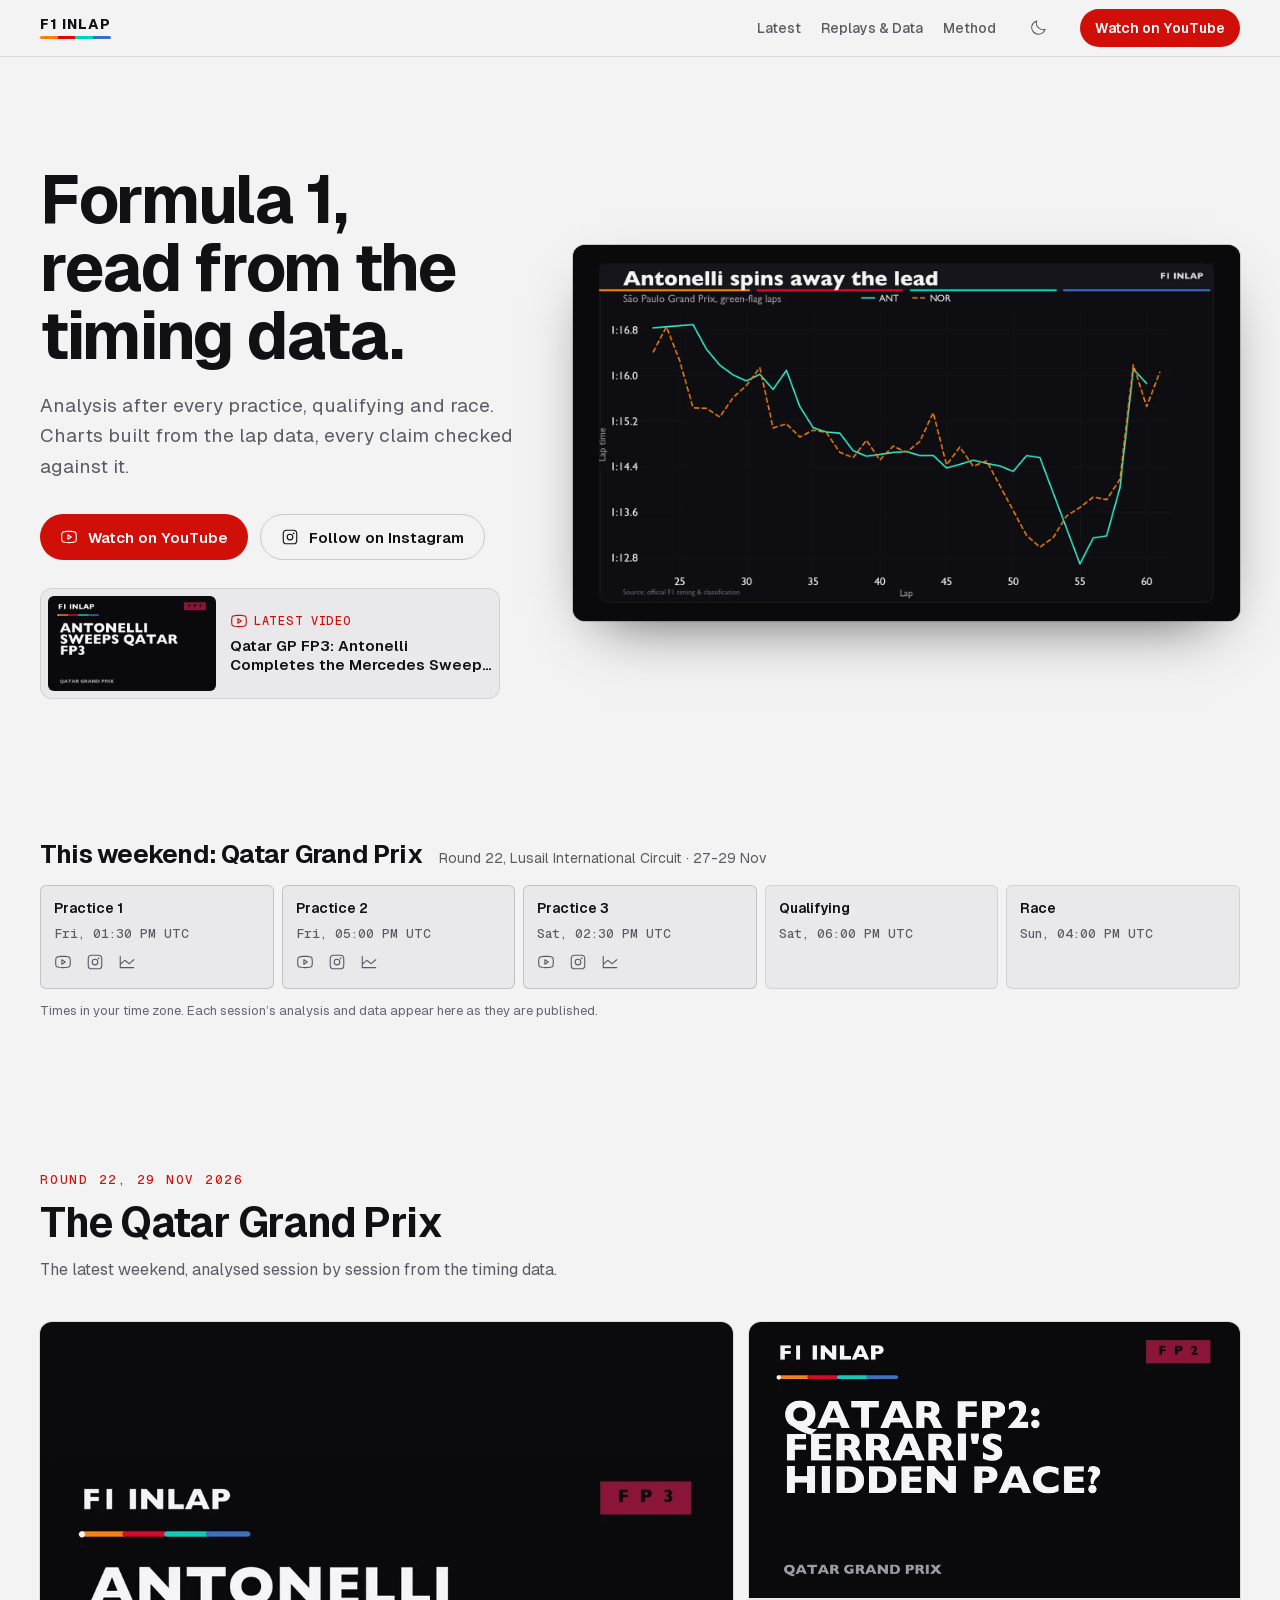
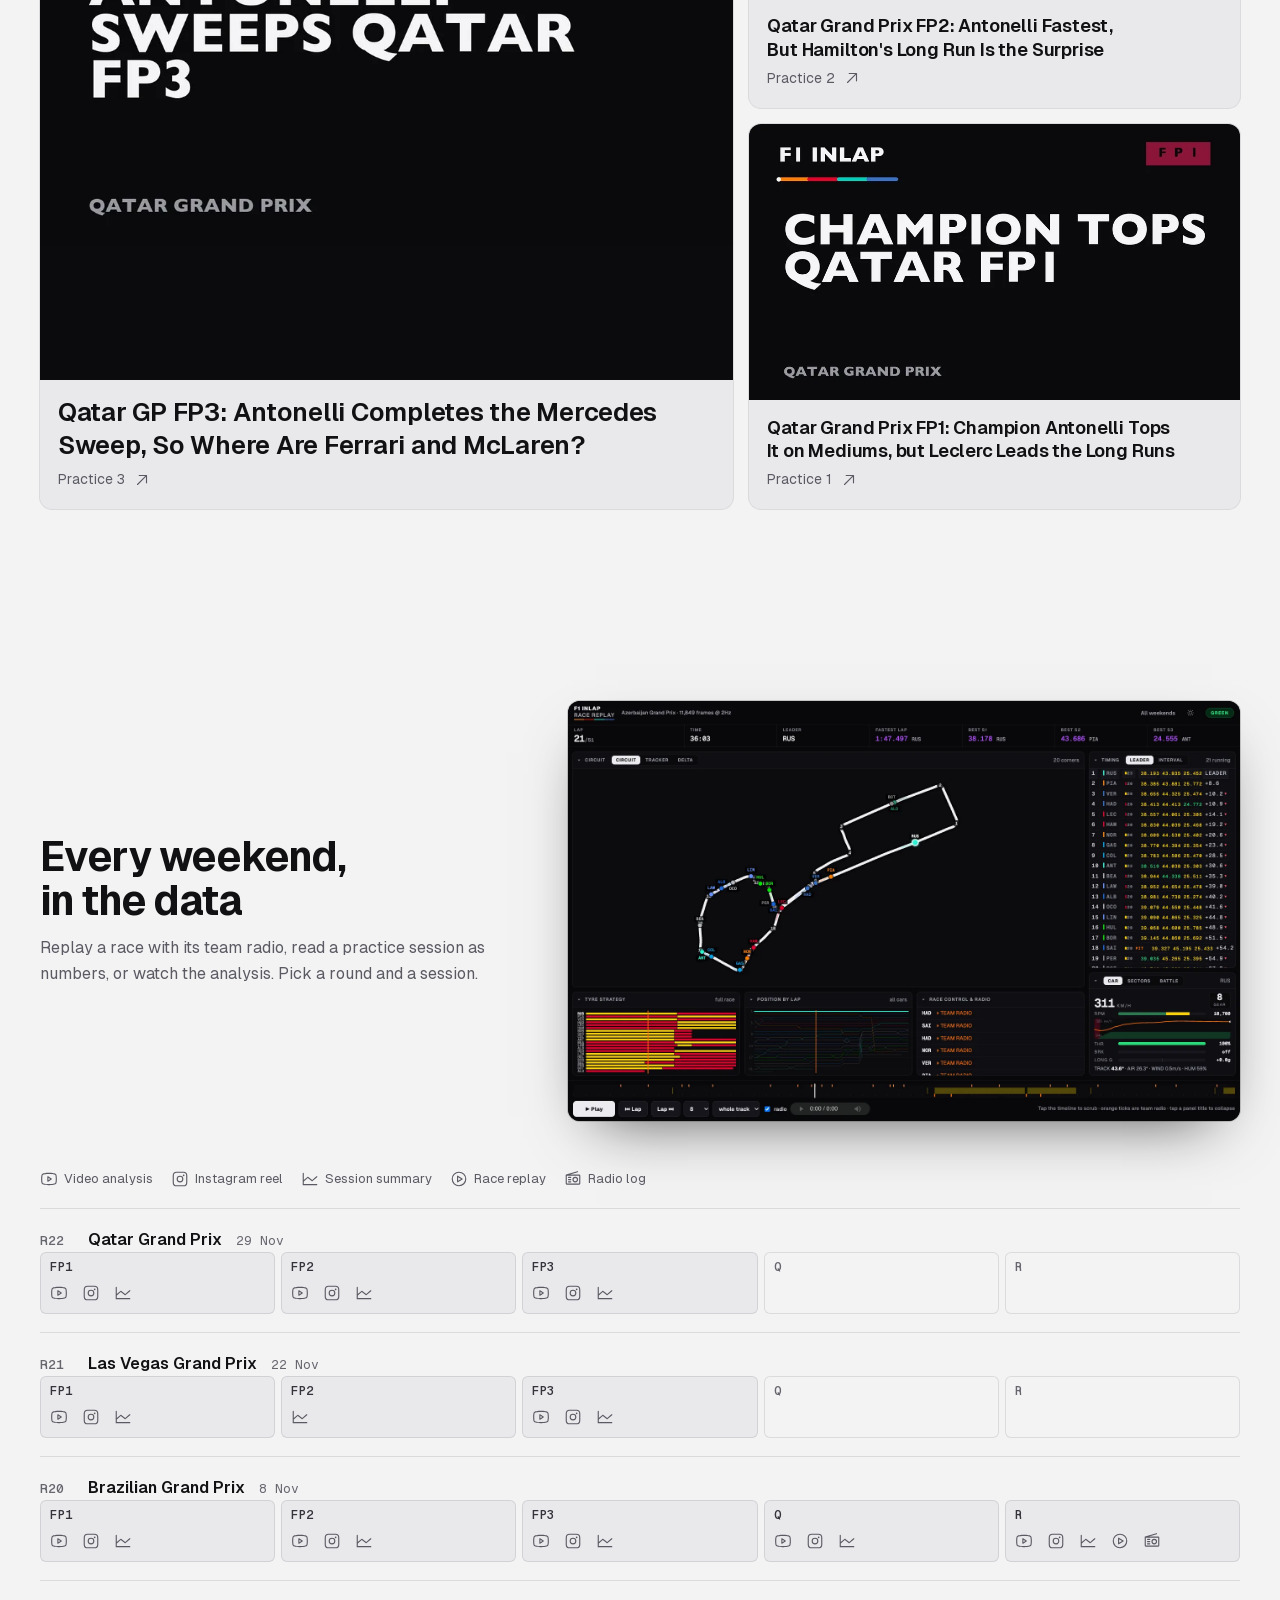
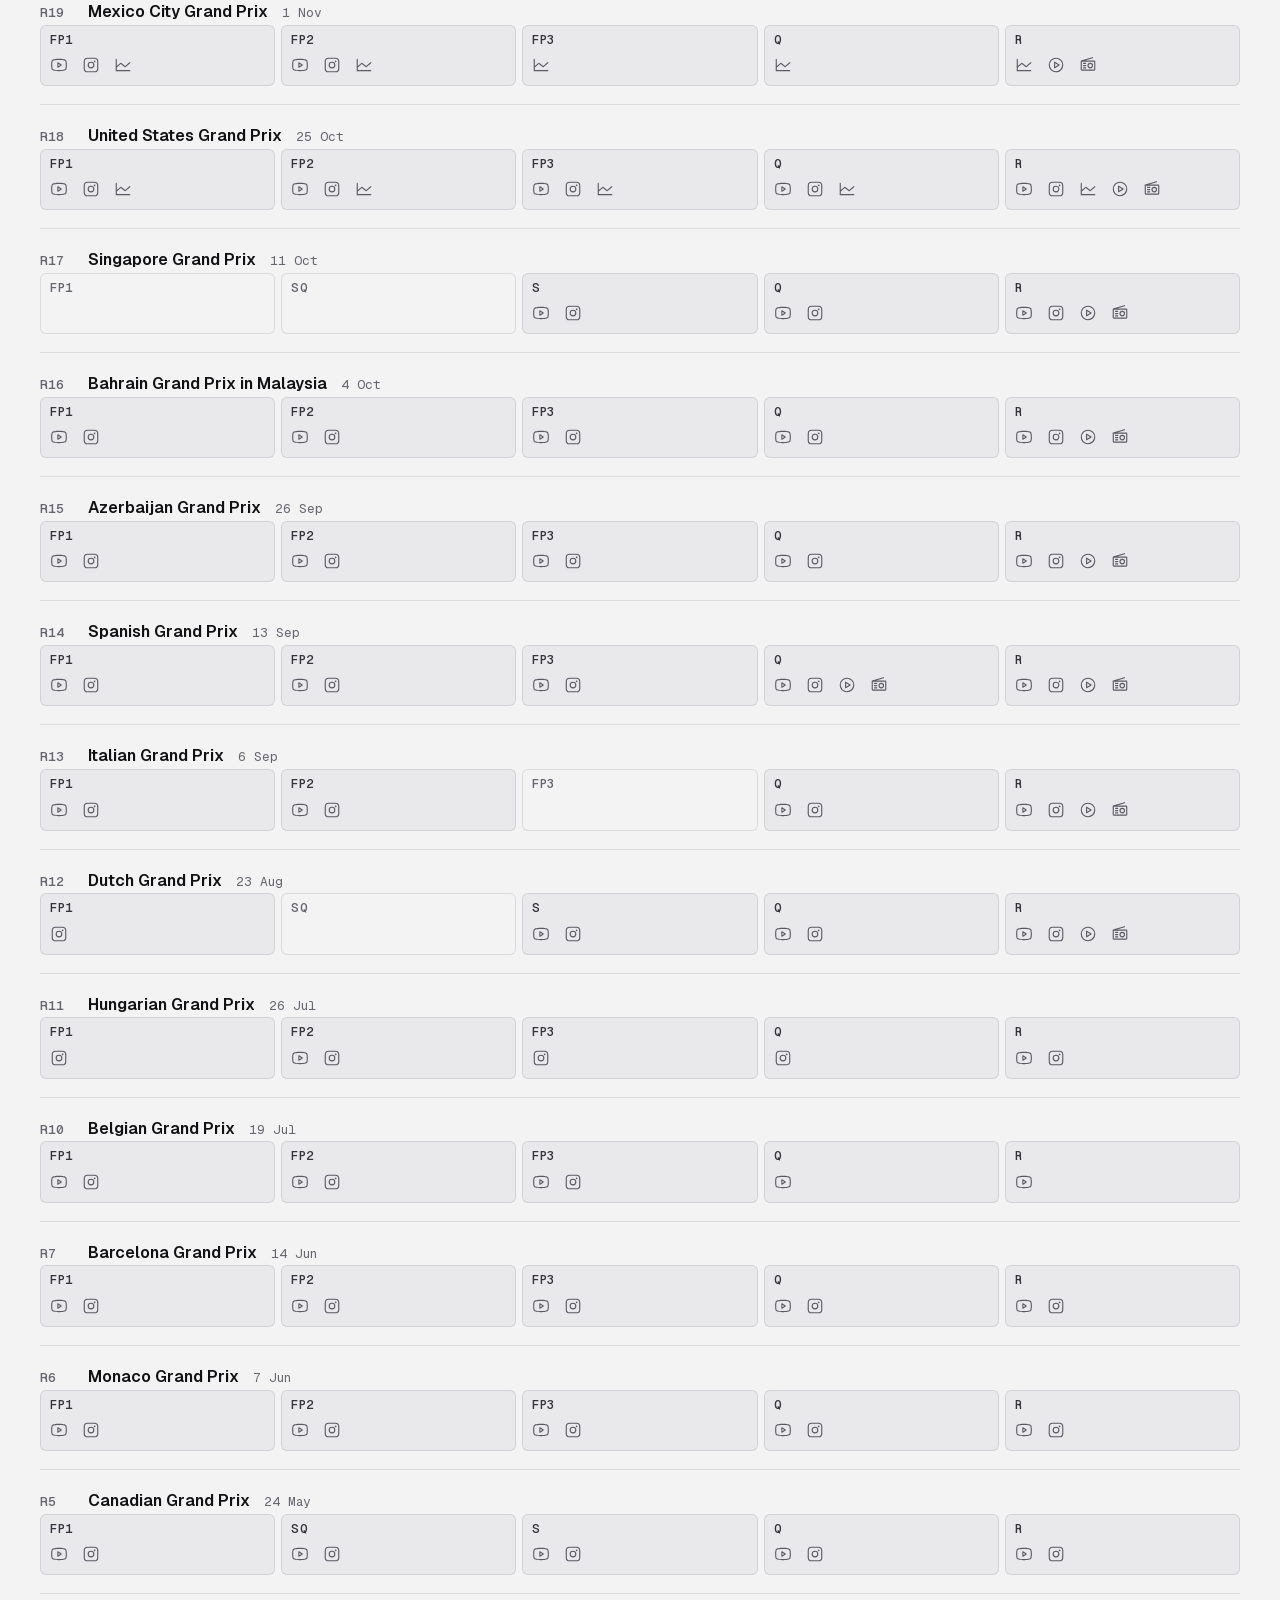
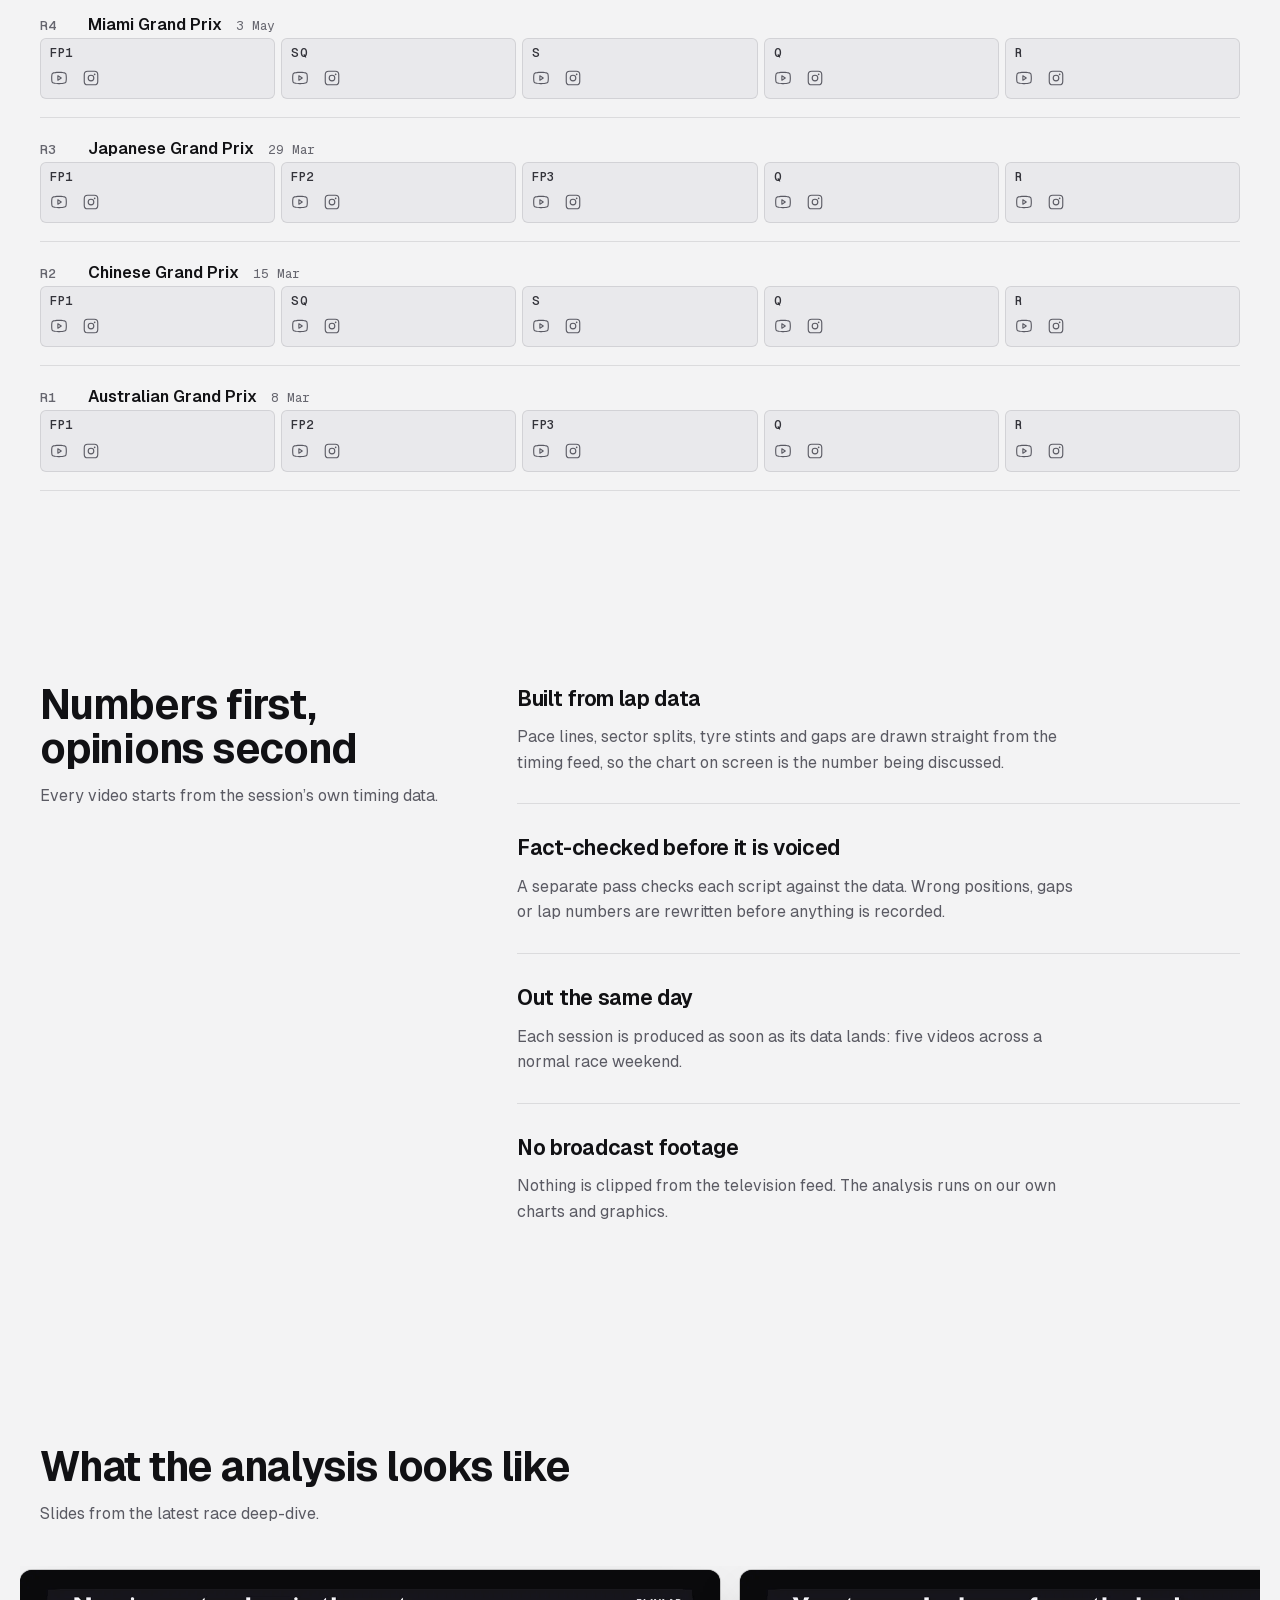
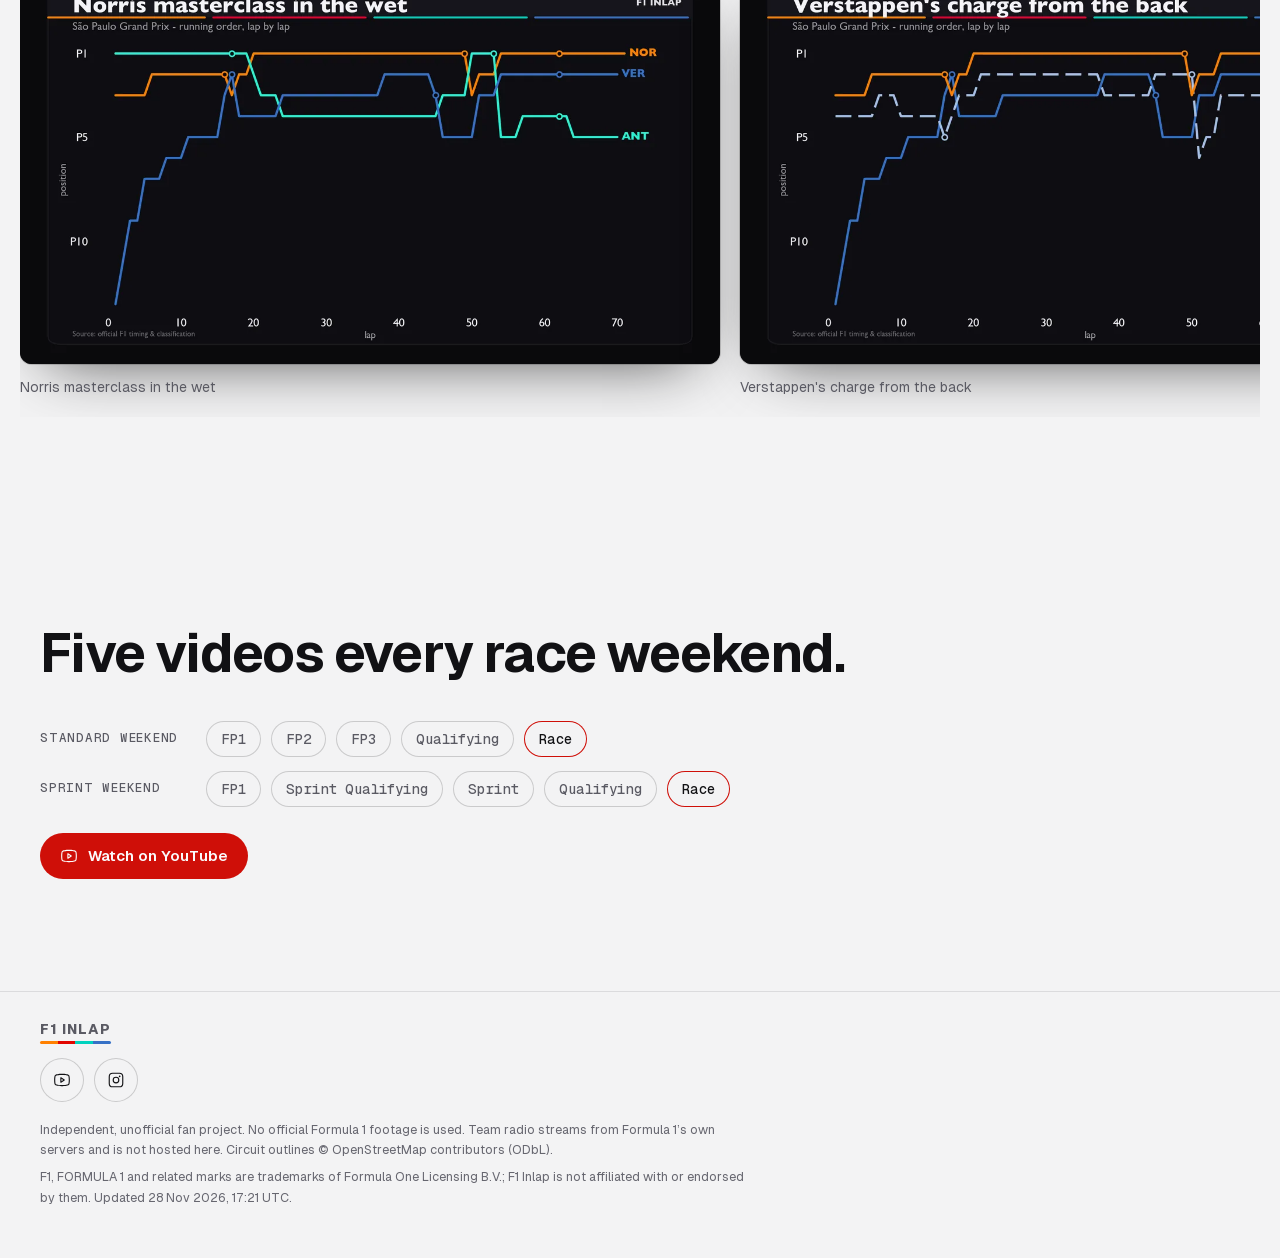
<file: index.html>
<!doctype html>
<html lang="en-GB">
<head>
<meta charset="utf-8">
<meta name="viewport" content="width=device-width, initial-scale=1">
<title>F1 Inlap - Formula 1, read from the timing data</title>
<meta name="description" content="Data-driven Formula 1 analysis after every practice, qualifying and race, plus interactive race replays with team radio and session summaries.">
<meta property="og:title" content="F1 Inlap">
<meta property="og:description" content="Formula 1, read from the timing data. Analysis, replays and session data for every race weekend.">
<meta property="og:type" content="website">
<meta property="og:image" content="assets/img/charts/hero.webp">
<meta name="color-scheme" content="dark light">
<meta name="theme-color" content="#0b0b0d" media="(prefers-color-scheme: dark)">
<meta name="theme-color" content="#f3f3f4" media="(prefers-color-scheme: light)">
<script>
// Theme: follow the device unless the visitor has picked one with the toggle. Runs before
// the stylesheet paints, so there is no flash of the wrong theme. Storage can be blocked
// (private mode, strict settings), so every access is guarded and the page still works.
(function () {
  var t = null;
  try { t = localStorage.getItem("inlap-theme"); } catch (e) {}
  if (t === "light" || t === "dark") document.documentElement.setAttribute("data-theme", t);
})();
</script>
<link rel="icon" href="favicon.png" type="image/png">
<link rel="apple-touch-icon" href="assets/img/apple-touch-icon.png">
<link rel="preload" href="assets/fonts/Geist-Variable.woff2" as="font" type="font/woff2" crossorigin>
<link rel="stylesheet" href="assets/brand.css?v=eb7bdc3d">
<script src="assets/theme.js?v=3c2d4f48" defer></script>
<style>
/* Home. Design read: channel home + data hub for F1 fans who like numbers; dark broadcast
   language, native CSS on the shared brand layer. Dials: VARIANCE 7, MOTION 5, DENSITY 4
   (the hub itself runs denser, 6). Light theme follows the device. */
*,*::before,*::after{box-sizing:border-box}
html{scroll-behavior:smooth;scroll-padding-top:72px;-webkit-text-size-adjust:100%}
body{margin:0;background:var(--carbon);color:var(--ink-1);font:400 16px/1.6 var(--font-ui);
     -webkit-font-smoothing:antialiased;touch-action:manipulation;-webkit-tap-highlight-color:transparent;
     overflow-x:clip}  /* clip, not hidden: keeps the sticky nav working */
img{display:block;max-width:100%;height:auto}
a{color:inherit}
.wrap{max-width:1240px;margin:0 auto;padding:0 20px}
.mono{font-family:var(--font-num);font-variant-numeric:tabular-nums}
.icon{width:18px;height:18px;flex:none}
.sr{position:absolute;width:1px;height:1px;overflow:hidden;clip:rect(0 0 0 0);white-space:nowrap}
h1,h2,h3{text-wrap:balance}
p{text-wrap:pretty}
section{padding:96px 0;scroll-margin-top:64px}

/* buttons: pill, one primary (signal) and one quiet */
.btn{display:inline-flex;align-items:center;gap:10px;height:46px;padding:0 20px;border-radius:var(--r-pill);
     font:600 15px/1 var(--font-ui);text-decoration:none;white-space:nowrap;
     transition:transform .16s var(--ease-out),background-color .2s var(--ease-out),border-color .2s var(--ease-out)}
.btn:active{transform:scale(.97)}
.btn-primary{background:var(--signal);color:var(--on-signal)}
.btn-primary:hover{background:var(--signal-hover)}
.btn-quiet{border:1px solid var(--grid-line-strong);color:var(--ink-1)}
.btn-quiet:hover{border-color:var(--ink-3)}
.btn-sm{height:38px;padding:0 15px;font-size:14px;position:relative}
.btn-sm::before{content:"";position:absolute;inset:-3px 0}   /* 44px tap target, 38px visual */

/* hero: asymmetric split, chart on the right */
.hero{padding:56px 0 80px}
.hero .wrap{display:grid;grid-template-columns:5fr 7fr;gap:56px;align-items:center;min-height:min(640px,calc(100dvh - 160px))}
.hero h1{font-size:clamp(40px,5.2vw,70px);line-height:1.02;letter-spacing:-.035em;font-weight:700;margin:0 0 20px;max-width:11ch}
.hero p{color:var(--ink-3);font-size:19px;max-width:40ch;margin:0 0 32px}
.ctas{display:flex;flex-wrap:wrap;gap:12px}
/* the newest video, straight under the hero copy: thumbnail + title, links to YouTube */
.hero-vid{display:grid;grid-template-columns:168px minmax(0,1fr);gap:14px;align-items:center;margin-top:28px;max-width:460px;
          padding:8px;border-radius:var(--r-panel);text-decoration:none;background:var(--tarmac);box-shadow:inset 0 0 0 1px var(--grid-line);
          transition:box-shadow .2s var(--ease-out)}
.hero-vid:hover{box-shadow:inset 0 0 0 1px var(--grid-line-strong)}
.hero-vid img{width:168px;aspect-ratio:16/9;object-fit:cover;border-radius:6px;background:#0b0b0d}
.hero-vid .k{display:flex;align-items:center;gap:6px;font:500 12px/1 var(--font-num);letter-spacing:.06em;text-transform:uppercase;color:var(--signal-ink);margin-bottom:6px}
.hero-vid .t{font-weight:600;font-size:15px;line-height:1.3;color:var(--ink-1);display:-webkit-box;-webkit-line-clamp:2;-webkit-box-orient:vertical;overflow:hidden}
.screen{border-radius:var(--r-panel);overflow:hidden;background:#0b0b0d;
        box-shadow:0 0 0 1px var(--grid-line-strong),0 24px 60px -28px rgb(0 0 0 / .7)}

h2{font-size:clamp(28px,3.2vw,42px);line-height:1.08;letter-spacing:-.03em;font-weight:680;margin:0 0 12px;max-width:20ch}
.lede{color:var(--ink-3);max-width:60ch;margin:0 0 40px}
.eyebrow{font:500 12.5px/1 var(--font-num);letter-spacing:.14em;text-transform:uppercase;color:var(--signal-ink);margin:0 0 14px}

/* latest weekend: bento sized to the videos that exist */
.bento{display:grid;grid-template-columns:repeat(12,minmax(0,1fr));gap:16px}
.tile{display:flex;flex-direction:column;text-decoration:none;border-radius:var(--r-panel);overflow:hidden;
      background:var(--tarmac);box-shadow:0 0 0 1px var(--grid-line);min-width:0;
      transition:transform .25s var(--ease-out),box-shadow .25s var(--ease-out)}
.tile:hover{transform:translateY(-3px);box-shadow:0 0 0 1px var(--grid-line-strong)}
.tile img{width:100%;aspect-ratio:16/9;object-fit:cover;background:#0b0b0d}
.tile .meta{padding:16px 18px 18px;display:flex;flex-direction:column;gap:6px}
.tile h3{margin:0;font-size:18px;line-height:1.3;letter-spacing:-.01em;font-weight:620}
.tile .sub{color:var(--ink-3);font-size:14px;display:flex;align-items:center;gap:8px}
.t-lead{grid-column:span 7;grid-row:span 2}
.t-lead img{flex:1 1 auto;min-height:0;height:100%;aspect-ratio:auto;object-fit:contain}
.t-lead h3{font-size:clamp(20px,2vw,26px)}
.t-side{grid-column:span 5}
.t-wide{grid-column:span 12;flex-direction:row}
.t-wide .pair{display:flex;flex:none}
.t-wide .pair img{width:auto;height:260px;aspect-ratio:4/5}
.t-wide .meta{justify-content:center;padding:26px 30px}
.bento.one .t-lead{grid-column:span 12;grid-row:auto}

/* this weekend: compact live band under the hero */
.weekend{padding:8px 0 56px}
.whead{display:flex;flex-wrap:wrap;align-items:baseline;gap:6px 16px;margin-bottom:16px}
.whead h2{font-size:clamp(20px,2vw,26px);margin:0;max-width:none}
.wmeta{color:var(--ink-3);font-size:14px}
.wcells{list-style:none;margin:0;padding:0;display:grid;grid-template-columns:repeat(5,minmax(0,1fr));gap:8px}
.wcell{display:flex;flex-direction:column;gap:6px;padding:12px 14px;border-radius:var(--r-control);
       background:var(--tarmac);box-shadow:inset 0 0 0 1px var(--grid-line);min-width:0}
.wcell.has{box-shadow:inset 0 0 0 1px var(--grid-line-strong)}
.wname{font-weight:600;font-size:14px}
.wt{font:500 13px/1.2 var(--font-num);color:var(--ink-3);font-variant-numeric:tabular-nums}
.wcell .acts{min-height:30px}
.wnote{color:var(--ink-4);font-size:13px;margin:12px 0 0}
@media (max-width:700px){.wcells{grid-template-columns:repeat(2,minmax(0,1fr))}.wcell:last-child{grid-column:1/-1}}

/* the data hub: one row per race weekend, five session cells (the signature) */
#data .intro{display:grid;grid-template-columns:5fr 7fr;gap:48px;align-items:center;margin-bottom:48px}
.weekends{list-style:none;margin:0;padding:0;border-top:1px solid var(--grid-line)}
.wk{padding:18px 0;border-bottom:1px solid var(--grid-line)}
.wk-d{display:grid;grid-template-columns:minmax(220px,300px) minmax(0,1fr);gap:20px;align-items:center}
.wk-d::details-content{display:contents}
.wk-d>summary{display:block;list-style:none;cursor:default}
.wk-d>summary::-webkit-details-marker{display:none}
.wk-id{display:flex;align-items:baseline;gap:14px;min-width:0}
.wk-id .rnd{font:600 13px/1 var(--font-num);color:var(--ink-4);width:34px;flex:none}
.wk-id .gp{font-weight:600;font-size:16px;min-width:0;overflow:hidden;text-overflow:ellipsis;white-space:nowrap}
.wk-id .dt{font:400 13px/1 var(--font-num);color:var(--ink-4);white-space:nowrap}
.cells{list-style:none;margin:0;padding:0;display:grid;grid-template-columns:repeat(5,minmax(0,1fr));gap:6px}
/* label on top, icons beneath and wrapping: a session can carry up to five links (video,
   reel, summary, replay, radio), which overflowed a side-by-side cell below ~1440px */
.cell{border-radius:var(--r-control);padding:9px 8px 6px 10px;min-width:0;background:var(--tarmac);
      box-shadow:inset 0 0 0 1px var(--grid-line);display:flex;flex-direction:column;align-items:flex-start;gap:4px}
.cell .s{font:600 12.5px/1 var(--font-num);letter-spacing:.04em;color:var(--ink-2)}
.cell.off{background:transparent}
.cell.off .s{color:var(--ink-4)}
.acts{display:flex;flex-wrap:wrap;gap:2px;margin-left:-6px;min-height:30px}
.acts a{display:inline-grid;place-items:center;width:30px;height:30px;border-radius:var(--r-control);color:var(--ink-3);
        position:relative;transition:background-color .15s var(--ease-out),color .15s var(--ease-out)}
.acts a::after{content:"";position:absolute;inset:-7px}   /* 44px hit area (::after is hit area only) */
.acts .lbl{position:absolute;width:1px;height:1px;overflow:hidden;clip:rect(0 0 0 0);white-space:nowrap}
.acts a:hover{background:var(--tarmac-up);color:var(--ink-1)}
.acts a.vid:hover{color:var(--signal-ink)}
.acts a.reel:hover{color:var(--ink-1)}
.legend{display:flex;flex-wrap:wrap;gap:8px 18px;margin:0 0 18px;padding:0;list-style:none;color:var(--ink-3);font-size:13px}
.legend li{display:flex;align-items:center;gap:6px}

/* method */
.method .wrap{display:grid;grid-template-columns:4fr 7fr;gap:64px;align-items:start}
.method .side{position:sticky;top:96px}
.point{padding:28px 0;border-top:1px solid var(--grid-line)}
.point:first-child{border-top:0;padding-top:0}
.point h3{margin:0 0 8px;font-size:21px;letter-spacing:-.015em;font-weight:640}
.point p{margin:0;color:var(--ink-3);max-width:52ch}

/* chart strip: horizontal scroll-snap */
.strip{display:grid;grid-auto-flow:column;grid-auto-columns:min(78vw,700px);gap:20px;overflow-x:auto;
       overscroll-behavior-x:contain;scroll-snap-type:x mandatory;padding:4px 20px 18px;margin:0 -20px;scrollbar-width:thin}
.strip figure{margin:0;scroll-snap-align:start}
.strip figcaption{margin-top:12px;color:var(--ink-3);font-size:14px}

/* close */
.close{padding:112px 0}
.close .wrap{display:grid;gap:26px}
.close h2{max-width:22ch;font-size:clamp(32px,4.2vw,56px)}
.sessions{display:flex;flex-wrap:wrap;gap:10px;margin:0;padding:0;list-style:none}
.sessions li{font:500 14px/1 var(--font-num);padding:11px 15px;border-radius:var(--r-pill);box-shadow:inset 0 0 0 1px var(--grid-line-strong);color:var(--ink-3)}
.sessions li:last-child{box-shadow:inset 0 0 0 1px var(--signal);color:var(--ink-1)}
.formats{display:grid;gap:14px}
.formats .fmt{display:flex;flex-wrap:wrap;align-items:center;gap:10px 16px}
.formats .fl{font:500 12.5px/1 var(--font-num);letter-spacing:.06em;text-transform:uppercase;color:var(--ink-3);min-width:150px}

.social{display:flex;gap:10px;margin-top:14px}
.social a{display:inline-grid;place-items:center;width:44px;height:44px;border-radius:var(--r-pill);box-shadow:inset 0 0 0 1px var(--grid-line-strong);color:var(--ink-1)}
.social a:hover{box-shadow:inset 0 0 0 1px var(--ink-3)}

/* motion: load-in for hierarchy, reveal for reading order */
@media (prefers-reduced-motion:no-preference){
  .hero .rise{opacity:0;transform:translateY(12px);animation:rise .4s var(--ease-out) forwards}
  .hero .rise:nth-child(2){animation-delay:.05s}.hero .rise:nth-child(3){animation-delay:.1s}.hero .rise:nth-child(4){animation-delay:.15s}
  .hero .screen{opacity:0;animation:settle .4s var(--ease-out) .12s forwards}
  .js .reveal{opacity:0;transform:translateY(12px);transition:opacity .4s var(--ease-out),transform .4s var(--ease-out)}
  .js .reveal.in{opacity:1;transform:none}
  @keyframes rise{to{opacity:1;transform:none}}
  @keyframes fade{from{opacity:0}to{opacity:1}}
  @keyframes settle{from{opacity:0;transform:translateY(12px)}to{opacity:1;transform:none}}
}

/* below 900px every multi-column layout is one column */
@media (max-width:900px){
  .inlap-nav nav .hide-md{display:none}
  .hero{padding:32px 0 56px}
  .hero .wrap,#data .intro,.method .wrap{grid-template-columns:1fr;gap:32px;min-height:0}
  /* phones: fade only, no movement */
  .hero .screen{animation-name:fade}
  .method .side{position:static}
  .bento{grid-template-columns:1fr}
  .t-lead,.t-side,.t-wide{grid-column:auto;grid-row:auto}
  .t-lead img{aspect-ratio:16/9;height:auto;object-fit:cover}
  .t-wide{flex-direction:column}
  .t-wide .pair img{width:50%;height:auto}
  .wk-d{grid-template-columns:1fr;gap:10px}
  section{padding:72px 0}
}
@media (max-width:560px){
  .hide-xs{display:none}
  .inlap-nav nav{gap:10px}
  /* phone: each round is a <details> (only the newest open, set by the script below); inside,
     one row per session with LABELLED links (Video / Summary / Replay / Radio), 44px tall */
  .wk{padding:0}
  .wk-d{display:block}
  .wk-d::details-content{display:block}
  .wk-d>summary{cursor:pointer;padding:12px 0;min-height:48px;display:flex;align-items:center;gap:10px}
  .wk-d>summary::after{content:"";width:8px;height:8px;margin-left:auto;margin-right:4px;flex:none;
    border-right:2px solid var(--ink-3);border-bottom:2px solid var(--ink-3);transform:rotate(45deg);transition:transform .2s var(--ease-out)}
  .wk-d[open]>summary::after{transform:rotate(-135deg)}
  .wk-d>summary .wk-id{flex:1}
  .cells{grid-template-columns:1fr;gap:6px;padding-bottom:14px}
  .cell{flex-direction:row;align-items:center;gap:10px;padding:6px 8px}
  .cell .s{width:34px;flex:none}
  .cell.off{display:none}
  .acts{flex-direction:row;flex-wrap:wrap;gap:6px;margin-left:0;min-height:44px;align-items:center}
  .acts a{width:auto;height:44px;padding:0 12px;gap:6px;display:inline-flex;align-items:center;
          box-shadow:inset 0 0 0 1px var(--grid-line-strong);color:var(--ink-2);font-size:14px;font-weight:500;text-decoration:none}
  .acts a::after{display:none}
  .acts .lbl{position:static;width:auto;height:auto;overflow:visible;clip:auto}
  .wcell .acts{min-height:44px}
  .hero{padding-bottom:24px}
  .strip{padding:4px 16px 18px;margin:0 -16px}
  .wrap{padding:0 16px}
}
</style>
</head>
<body>
<a class="skip" href="#main">Skip to content</a>
<header class="inlap-nav">
  <div>
    <a class="inlap-mark" href="./" aria-label="F1 Inlap home" translate="no">F1 INLAP</a>
    <nav aria-label="Main">
      <a class="hide-md" href="#latest">Latest</a>
      <a href="#data"><span class="hide-xs">Replays &amp;&nbsp;</span>Data</a>
      <a class="hide-md" href="#method">Method</a>
      <button class="theme-btn" id="theme-btn" type="button" aria-label="Switch theme">
        <svg class="icon i-moon" aria-hidden="true"><use href="#i-moon"/></svg>
        <svg class="icon i-sun" aria-hidden="true"><use href="#i-sun"/></svg>
      </button>
      <a class="btn btn-primary btn-sm" href="https://www.youtube.com/@f1inlap"><span><span class="hide-xs">Watch on </span>YouTube</span></a>
    </nav>
  </div>
</header>

<main id="main">
  <section class="hero" aria-labelledby="hero-h">
    <div class="wrap">
      <div>
        <h1 id="hero-h" class="rise">Formula 1, read from the timing data.</h1>
        <p class="rise">Analysis after every practice, qualifying and race. Charts built from the lap data, every claim checked against it.</p>
        <div class="ctas rise">
          <a class="btn btn-primary" href="https://www.youtube.com/@f1inlap"><svg class="icon" aria-hidden="true"><use href="#i-yt"/></svg>Watch on YouTube</a>
          <a class="btn btn-quiet" href="https://www.instagram.com/f1inlap/"><svg class="icon" aria-hidden="true"><use href="#i-ig"/></svg>Follow on Instagram</a>
        </div>
        <a class="hero-vid rise" href="https://youtu.be/5bVQ9-1aJ6Q"><img src="assets/img/thumbs/5bVQ9-1aJ6Q.webp" width="960" height="540" alt=""><span><span class="k"><svg class="icon" aria-hidden="true"><use href="#i-yt"/></svg>Latest video</span><span class="t">Qatar GP FP3: Antonelli Completes the Mercedes Sweep, So Where Are Ferrari and McLaren?</span></span></a>
      </div>
      <div class="screen"><img src="assets/img/charts/hero.webp" width="1600" height="900" fetchpriority="high" alt="Chart from the latest race analysis: Antonelli spins away the lead."></div>
    </div>
  </section>

  <section id="weekend" class="weekend" aria-labelledby="weekend-h">
    <div class="wrap">
      <div class="whead"><h2 id="weekend-h">This weekend: Qatar Grand Prix</h2><span class="wmeta">Round 22, Lusail International Circuit · 27-29 Nov</span></div>
      <ol class="wcells" aria-label="Sessions this weekend"><li class="wcell has"><span class="wname">Practice 1</span><time class="wt" datetime="2026-11-27T13:30:00+00:00">Fri 13:30 UTC</time><span class="acts"><a class="vid" href="https://youtu.be/TzlvKAna5_I"><svg class="icon" aria-hidden="true"><use href="#i-yt"/></svg><span class="lbl">Video</span><span class="sr"> analysis, Qatar Grand Prix Practice 1</span></a><a class="reel" href="https://www.instagram.com/reel/DgP_ml8Acvg/"><svg class="icon" aria-hidden="true"><use href="#i-ig"/></svg><span class="lbl">Reel</span><span class="sr"> on Instagram, Qatar Grand Prix Practice 1</span></a><a href="replay/session.html?f=session-2026-22-FP1.json"><svg class="icon" aria-hidden="true"><use href="#i-chart"/></svg><span class="lbl">Summary</span><span class="sr"> of the session, Qatar Grand Prix Practice 1</span></a></span></li><li class="wcell has"><span class="wname">Practice 2</span><time class="wt" datetime="2026-11-27T17:00:00+00:00">Fri 17:00 UTC</time><span class="acts"><a class="vid" href="https://youtu.be/5ab7w7fIBD4"><svg class="icon" aria-hidden="true"><use href="#i-yt"/></svg><span class="lbl">Video</span><span class="sr"> analysis, Qatar Grand Prix Practice 2</span></a><a class="reel" href="https://www.instagram.com/reel/DgQcqMJu6A_/"><svg class="icon" aria-hidden="true"><use href="#i-ig"/></svg><span class="lbl">Reel</span><span class="sr"> on Instagram, Qatar Grand Prix Practice 2</span></a><a href="replay/session.html?f=session-2026-22-FP2.json"><svg class="icon" aria-hidden="true"><use href="#i-chart"/></svg><span class="lbl">Summary</span><span class="sr"> of the session, Qatar Grand Prix Practice 2</span></a></span></li><li class="wcell has"><span class="wname">Practice 3</span><time class="wt" datetime="2026-11-28T14:30:00+00:00">Sat 14:30 UTC</time><span class="acts"><a class="vid" href="https://youtu.be/5bVQ9-1aJ6Q"><svg class="icon" aria-hidden="true"><use href="#i-yt"/></svg><span class="lbl">Video</span><span class="sr"> analysis, Qatar Grand Prix Practice 3</span></a><a class="reel" href="https://www.instagram.com/reel/DgSxxfLhnCX/"><svg class="icon" aria-hidden="true"><use href="#i-ig"/></svg><span class="lbl">Reel</span><span class="sr"> on Instagram, Qatar Grand Prix Practice 3</span></a><a href="replay/session.html?f=session-2026-22-FP3.json"><svg class="icon" aria-hidden="true"><use href="#i-chart"/></svg><span class="lbl">Summary</span><span class="sr"> of the session, Qatar Grand Prix Practice 3</span></a></span></li><li class="wcell"><span class="wname">Qualifying</span><time class="wt" datetime="2026-11-28T18:00:00+00:00">Sat 18:00 UTC</time><span class="acts"></span></li><li class="wcell"><span class="wname">Race</span><time class="wt" datetime="2026-11-29T16:00:00+00:00">Sun 16:00 UTC</time><span class="acts"></span></li></ol>
      <p class="wnote">Times in your time zone. Each session’s analysis and data appear here as they are published.</p>
    </div>
  </section>

  <section id="latest" aria-labelledby="latest-h">
    <div class="wrap">
      <p class="eyebrow">Round 22, 29 Nov 2026</p>
      <h2 id="latest-h" class="reveal">The Qatar Grand Prix</h2>
      <p class="lede reveal">The latest weekend, analysed session by session from the timing data.</p>
      <div class="bento"><a class="tile t-lead" href="https://youtu.be/5bVQ9-1aJ6Q"><img src="assets/img/thumbs/5bVQ9-1aJ6Q.webp" width="960" height="540" loading=lazy alt="Video thumbnail: Qatar GP FP3: Antonelli Completes the Mercedes Sweep, So Where Are Ferrari and McLaren?"><div class="meta"><h3>Qatar GP FP3: Antonelli Completes the Mercedes Sweep, So Where Are Ferrari and McLaren?</h3><span class="sub">Practice 3<svg class="icon" aria-hidden="true"><use href="#i-arrow"/></svg></span></div></a><a class="tile t-side" href="https://youtu.be/5ab7w7fIBD4"><img src="assets/img/thumbs/5ab7w7fIBD4.webp" width="960" height="540" loading=lazy alt="Video thumbnail: Qatar Grand Prix FP2: Antonelli Fastest, But Hamilton&#x27;s Long Run Is the Surprise"><div class="meta"><h3>Qatar Grand Prix FP2: Antonelli Fastest, But Hamilton&#x27;s Long Run Is the Surprise</h3><span class="sub">Practice 2<svg class="icon" aria-hidden="true"><use href="#i-arrow"/></svg></span></div></a><a class="tile t-side" href="https://youtu.be/TzlvKAna5_I"><img src="assets/img/thumbs/TzlvKAna5_I.webp" width="960" height="540" loading=lazy alt="Video thumbnail: Qatar Grand Prix FP1: Champion Antonelli Tops It on Mediums, but Leclerc Leads the Long Runs"><div class="meta"><h3>Qatar Grand Prix FP1: Champion Antonelli Tops It on Mediums, but Leclerc Leads the Long Runs</h3><span class="sub">Practice 1<svg class="icon" aria-hidden="true"><use href="#i-arrow"/></svg></span></div></a></div>
    </div>
  </section>

  <section id="data" aria-labelledby="data-h">
    <div class="wrap">
      <div class="intro">
        <div>
          <h2 id="data-h" class="reveal">Every weekend, in the data</h2>
          <p class="lede reveal" style="margin-bottom:0">Replay a race with its team radio, read a practice session as numbers, or watch the analysis. Pick a round and a session.</p>
        </div>
        <a class="screen" href="replay/dashboard.html?f=replay-2026-20-R.json" aria-label="Open the latest race replay">
          <img src="assets/img/replay.webp" width="1600" height="1000" loading="lazy" alt="The race replay player: circuit map with car positions, live timing tower, tyre strategy and the race control and radio log.">
        </a>
      </div>
      <ul class="legend" aria-label="Key">
        <li><svg class="icon" aria-hidden="true"><use href="#i-yt"/></svg>Video analysis</li>
        <li><svg class="icon" aria-hidden="true"><use href="#i-ig"/></svg>Instagram reel</li>
        <li><svg class="icon" aria-hidden="true"><use href="#i-chart"/></svg>Session summary</li>
        <li><svg class="icon" aria-hidden="true"><use href="#i-play"/></svg>Race replay</li>
        <li><svg class="icon" aria-hidden="true"><use href="#i-radio"/></svg>Radio log</li>
      </ul>
      <ol class="weekends" aria-label="Race weekends, newest first">
        <li class="wk"><details class="wk-d" open><summary><span class="wk-id"><span class="rnd">R22</span><span class="gp">Qatar Grand Prix</span><span class="dt">29 Nov</span></span></summary><ol class="cells" aria-label="Qatar Grand Prix sessions"><li class="cell"><span class="s">FP1</span><span class="acts"><a class="vid" href="https://youtu.be/TzlvKAna5_I"><svg class="icon" aria-hidden="true"><use href="#i-yt"/></svg><span class="lbl">Video</span><span class="sr"> analysis, Qatar Grand Prix Practice 1</span></a><a class="reel" href="https://www.instagram.com/reel/DgP_ml8Acvg/"><svg class="icon" aria-hidden="true"><use href="#i-ig"/></svg><span class="lbl">Reel</span><span class="sr"> on Instagram, Qatar Grand Prix Practice 1</span></a><a href="replay/session.html?f=session-2026-22-FP1.json"><svg class="icon" aria-hidden="true"><use href="#i-chart"/></svg><span class="lbl">Summary</span><span class="sr"> of the session, Qatar Grand Prix Practice 1</span></a></span></li><li class="cell"><span class="s">FP2</span><span class="acts"><a class="vid" href="https://youtu.be/5ab7w7fIBD4"><svg class="icon" aria-hidden="true"><use href="#i-yt"/></svg><span class="lbl">Video</span><span class="sr"> analysis, Qatar Grand Prix Practice 2</span></a><a class="reel" href="https://www.instagram.com/reel/DgQcqMJu6A_/"><svg class="icon" aria-hidden="true"><use href="#i-ig"/></svg><span class="lbl">Reel</span><span class="sr"> on Instagram, Qatar Grand Prix Practice 2</span></a><a href="replay/session.html?f=session-2026-22-FP2.json"><svg class="icon" aria-hidden="true"><use href="#i-chart"/></svg><span class="lbl">Summary</span><span class="sr"> of the session, Qatar Grand Prix Practice 2</span></a></span></li><li class="cell"><span class="s">FP3</span><span class="acts"><a class="vid" href="https://youtu.be/5bVQ9-1aJ6Q"><svg class="icon" aria-hidden="true"><use href="#i-yt"/></svg><span class="lbl">Video</span><span class="sr"> analysis, Qatar Grand Prix Practice 3</span></a><a class="reel" href="https://www.instagram.com/reel/DgSxxfLhnCX/"><svg class="icon" aria-hidden="true"><use href="#i-ig"/></svg><span class="lbl">Reel</span><span class="sr"> on Instagram, Qatar Grand Prix Practice 3</span></a><a href="replay/session.html?f=session-2026-22-FP3.json"><svg class="icon" aria-hidden="true"><use href="#i-chart"/></svg><span class="lbl">Summary</span><span class="sr"> of the session, Qatar Grand Prix Practice 3</span></a></span></li><li class="cell off"><span class="s">Q</span><span class="acts"></span></li><li class="cell off"><span class="s">R</span><span class="acts"></span></li></ol></details></li>
        <li class="wk"><details class="wk-d" open><summary><span class="wk-id"><span class="rnd">R21</span><span class="gp">Las Vegas Grand Prix</span><span class="dt">22 Nov</span></span></summary><ol class="cells" aria-label="Las Vegas Grand Prix sessions"><li class="cell"><span class="s">FP1</span><span class="acts"><a class="vid" href="https://youtu.be/E95BUMv5PC8"><svg class="icon" aria-hidden="true"><use href="#i-yt"/></svg><span class="lbl">Video</span><span class="sr"> analysis, Las Vegas Grand Prix Practice 1</span></a><a class="reel" href="https://www.instagram.com/reel/Df84BnejnX4/"><svg class="icon" aria-hidden="true"><use href="#i-ig"/></svg><span class="lbl">Reel</span><span class="sr"> on Instagram, Las Vegas Grand Prix Practice 1</span></a><a href="replay/session.html?f=session-2026-21-FP1.json"><svg class="icon" aria-hidden="true"><use href="#i-chart"/></svg><span class="lbl">Summary</span><span class="sr"> of the session, Las Vegas Grand Prix Practice 1</span></a></span></li><li class="cell"><span class="s">FP2</span><span class="acts"><a href="replay/session.html?f=session-2026-21-FP2.json"><svg class="icon" aria-hidden="true"><use href="#i-chart"/></svg><span class="lbl">Summary</span><span class="sr"> of the session, Las Vegas Grand Prix Practice 2</span></a></span></li><li class="cell"><span class="s">FP3</span><span class="acts"><a class="vid" href="https://youtu.be/OFEvxFLj3yI"><svg class="icon" aria-hidden="true"><use href="#i-yt"/></svg><span class="lbl">Video</span><span class="sr"> analysis, Las Vegas Grand Prix Practice 3</span></a><a class="reel" href="https://www.instagram.com/reel/Df_JQZZDi4l/"><svg class="icon" aria-hidden="true"><use href="#i-ig"/></svg><span class="lbl">Reel</span><span class="sr"> on Instagram, Las Vegas Grand Prix Practice 3</span></a><a href="replay/session.html?f=session-2026-21-FP3.json"><svg class="icon" aria-hidden="true"><use href="#i-chart"/></svg><span class="lbl">Summary</span><span class="sr"> of the session, Las Vegas Grand Prix Practice 3</span></a></span></li><li class="cell off"><span class="s">Q</span><span class="acts"></span></li><li class="cell off"><span class="s">R</span><span class="acts"></span></li></ol></details></li>
        <li class="wk"><details class="wk-d" open><summary><span class="wk-id"><span class="rnd">R20</span><span class="gp">Brazilian Grand Prix</span><span class="dt">8 Nov</span></span></summary><ol class="cells" aria-label="Brazilian Grand Prix sessions"><li class="cell"><span class="s">FP1</span><span class="acts"><a class="vid" href="https://youtu.be/OZDxk170DK4"><svg class="icon" aria-hidden="true"><use href="#i-yt"/></svg><span class="lbl">Video</span><span class="sr"> analysis, Brazilian Grand Prix Practice 1</span></a><a class="reel" href="https://www.instagram.com/reel/Dfb1J6Xgc0z/"><svg class="icon" aria-hidden="true"><use href="#i-ig"/></svg><span class="lbl">Reel</span><span class="sr"> on Instagram, Brazilian Grand Prix Practice 1</span></a><a href="replay/session.html?f=session-2026-20-FP1.json"><svg class="icon" aria-hidden="true"><use href="#i-chart"/></svg><span class="lbl">Summary</span><span class="sr"> of the session, Brazilian Grand Prix Practice 1</span></a></span></li><li class="cell"><span class="s">FP2</span><span class="acts"><a class="vid" href="https://youtu.be/0deheLVS9wk"><svg class="icon" aria-hidden="true"><use href="#i-yt"/></svg><span class="lbl">Video</span><span class="sr"> analysis, Brazilian Grand Prix Practice 2</span></a><a class="reel" href="https://www.instagram.com/reel/Dfb2K-oHEPV/"><svg class="icon" aria-hidden="true"><use href="#i-ig"/></svg><span class="lbl">Reel</span><span class="sr"> on Instagram, Brazilian Grand Prix Practice 2</span></a><a href="replay/session.html?f=session-2026-20-FP2.json"><svg class="icon" aria-hidden="true"><use href="#i-chart"/></svg><span class="lbl">Summary</span><span class="sr"> of the session, Brazilian Grand Prix Practice 2</span></a></span></li><li class="cell"><span class="s">FP3</span><span class="acts"><a class="vid" href="https://youtu.be/hqgRqEK7-wQ"><svg class="icon" aria-hidden="true"><use href="#i-yt"/></svg><span class="lbl">Video</span><span class="sr"> analysis, Brazilian Grand Prix Practice 3</span></a><a class="reel" href="https://www.instagram.com/reel/DflI8YSjvqv/"><svg class="icon" aria-hidden="true"><use href="#i-ig"/></svg><span class="lbl">Reel</span><span class="sr"> on Instagram, Brazilian Grand Prix Practice 3</span></a><a href="replay/session.html?f=session-2026-20-FP3.json"><svg class="icon" aria-hidden="true"><use href="#i-chart"/></svg><span class="lbl">Summary</span><span class="sr"> of the session, Brazilian Grand Prix Practice 3</span></a></span></li><li class="cell"><span class="s">Q</span><span class="acts"><a class="vid" href="https://youtu.be/2SPK5fxDKc0"><svg class="icon" aria-hidden="true"><use href="#i-yt"/></svg><span class="lbl">Video</span><span class="sr"> analysis, Brazilian Grand Prix Qualifying</span></a><a class="reel" href="https://www.instagram.com/reel/DflJKqLmTaZ/"><svg class="icon" aria-hidden="true"><use href="#i-ig"/></svg><span class="lbl">Reel</span><span class="sr"> on Instagram, Brazilian Grand Prix Qualifying</span></a><a href="replay/session.html?f=session-2026-20-Q.json"><svg class="icon" aria-hidden="true"><use href="#i-chart"/></svg><span class="lbl">Summary</span><span class="sr"> of the session, Brazilian Grand Prix Qualifying</span></a></span></li><li class="cell"><span class="s">R</span><span class="acts"><a class="vid" href="https://youtu.be/fs2vWUauilI"><svg class="icon" aria-hidden="true"><use href="#i-yt"/></svg><span class="lbl">Video</span><span class="sr"> analysis, Brazilian Grand Prix Race</span></a><a class="reel" href="https://www.instagram.com/reel/DflJYWfCq9i/"><svg class="icon" aria-hidden="true"><use href="#i-ig"/></svg><span class="lbl">Reel</span><span class="sr"> on Instagram, Brazilian Grand Prix Race</span></a><a href="replay/session.html?f=session-2026-20-R.json"><svg class="icon" aria-hidden="true"><use href="#i-chart"/></svg><span class="lbl">Summary</span><span class="sr"> of the session, Brazilian Grand Prix Race</span></a><a href="replay/dashboard.html?f=replay-2026-20-R.json"><svg class="icon" aria-hidden="true"><use href="#i-play"/></svg><span class="lbl">Replay</span><span class="sr"> of the session, Brazilian Grand Prix Race</span></a><a href="replay/radio.html?f=replay-2026-20-R.json"><svg class="icon" aria-hidden="true"><use href="#i-radio"/></svg><span class="lbl">Radio</span><span class="sr"> log, Brazilian Grand Prix Race</span></a></span></li></ol></details></li>
        <li class="wk"><details class="wk-d" open><summary><span class="wk-id"><span class="rnd">R19</span><span class="gp">Mexico City Grand Prix</span><span class="dt">1 Nov</span></span></summary><ol class="cells" aria-label="Mexico City Grand Prix sessions"><li class="cell"><span class="s">FP1</span><span class="acts"><a class="vid" href="https://youtu.be/d9KekZyGszA"><svg class="icon" aria-hidden="true"><use href="#i-yt"/></svg><span class="lbl">Video</span><span class="sr"> analysis, Mexico City Grand Prix Practice 1</span></a><a class="reel" href="https://www.instagram.com/reel/DfMtI0dgka_/"><svg class="icon" aria-hidden="true"><use href="#i-ig"/></svg><span class="lbl">Reel</span><span class="sr"> on Instagram, Mexico City Grand Prix Practice 1</span></a><a href="replay/session.html?f=session-2026-19-FP1.json"><svg class="icon" aria-hidden="true"><use href="#i-chart"/></svg><span class="lbl">Summary</span><span class="sr"> of the session, Mexico City Grand Prix Practice 1</span></a></span></li><li class="cell"><span class="s">FP2</span><span class="acts"><a class="vid" href="https://youtu.be/T-AYszBg0wU"><svg class="icon" aria-hidden="true"><use href="#i-yt"/></svg><span class="lbl">Video</span><span class="sr"> analysis, Mexico City Grand Prix Practice 2</span></a><a class="reel" href="https://www.instagram.com/reel/DfMtW8fjZNS/"><svg class="icon" aria-hidden="true"><use href="#i-ig"/></svg><span class="lbl">Reel</span><span class="sr"> on Instagram, Mexico City Grand Prix Practice 2</span></a><a href="replay/session.html?f=session-2026-19-FP2.json"><svg class="icon" aria-hidden="true"><use href="#i-chart"/></svg><span class="lbl">Summary</span><span class="sr"> of the session, Mexico City Grand Prix Practice 2</span></a></span></li><li class="cell"><span class="s">FP3</span><span class="acts"><a href="replay/session.html?f=session-2026-19-FP3.json"><svg class="icon" aria-hidden="true"><use href="#i-chart"/></svg><span class="lbl">Summary</span><span class="sr"> of the session, Mexico City Grand Prix Practice 3</span></a></span></li><li class="cell"><span class="s">Q</span><span class="acts"><a href="replay/session.html?f=session-2026-19-Q.json"><svg class="icon" aria-hidden="true"><use href="#i-chart"/></svg><span class="lbl">Summary</span><span class="sr"> of the session, Mexico City Grand Prix Qualifying</span></a></span></li><li class="cell"><span class="s">R</span><span class="acts"><a href="replay/session.html?f=session-2026-19-R.json"><svg class="icon" aria-hidden="true"><use href="#i-chart"/></svg><span class="lbl">Summary</span><span class="sr"> of the session, Mexico City Grand Prix Race</span></a><a href="replay/dashboard.html?f=replay-2026-19-R.json"><svg class="icon" aria-hidden="true"><use href="#i-play"/></svg><span class="lbl">Replay</span><span class="sr"> of the session, Mexico City Grand Prix Race</span></a><a href="replay/radio.html?f=replay-2026-19-R.json"><svg class="icon" aria-hidden="true"><use href="#i-radio"/></svg><span class="lbl">Radio</span><span class="sr"> log, Mexico City Grand Prix Race</span></a></span></li></ol></details></li>
        <li class="wk"><details class="wk-d" open><summary><span class="wk-id"><span class="rnd">R18</span><span class="gp">United States Grand Prix</span><span class="dt">25 Oct</span></span></summary><ol class="cells" aria-label="United States Grand Prix sessions"><li class="cell"><span class="s">FP1</span><span class="acts"><a class="vid" href="https://youtu.be/xjStj6Jcjac"><svg class="icon" aria-hidden="true"><use href="#i-yt"/></svg><span class="lbl">Video</span><span class="sr"> analysis, United States Grand Prix Practice 1</span></a><a class="reel" href="https://www.instagram.com/reel/De4WNhkCXnI/"><svg class="icon" aria-hidden="true"><use href="#i-ig"/></svg><span class="lbl">Reel</span><span class="sr"> on Instagram, United States Grand Prix Practice 1</span></a><a href="replay/session.html?f=session-2026-18-FP1.json"><svg class="icon" aria-hidden="true"><use href="#i-chart"/></svg><span class="lbl">Summary</span><span class="sr"> of the session, United States Grand Prix Practice 1</span></a></span></li><li class="cell"><span class="s">FP2</span><span class="acts"><a class="vid" href="https://youtu.be/x69FQntr3p8"><svg class="icon" aria-hidden="true"><use href="#i-yt"/></svg><span class="lbl">Video</span><span class="sr"> analysis, United States Grand Prix Practice 2</span></a><a class="reel" href="https://www.instagram.com/reel/De4XVqoAZ8Y/"><svg class="icon" aria-hidden="true"><use href="#i-ig"/></svg><span class="lbl">Reel</span><span class="sr"> on Instagram, United States Grand Prix Practice 2</span></a><a href="replay/session.html?f=session-2026-18-FP2.json"><svg class="icon" aria-hidden="true"><use href="#i-chart"/></svg><span class="lbl">Summary</span><span class="sr"> of the session, United States Grand Prix Practice 2</span></a></span></li><li class="cell"><span class="s">FP3</span><span class="acts"><a class="vid" href="https://youtu.be/wV17AfxGnuI"><svg class="icon" aria-hidden="true"><use href="#i-yt"/></svg><span class="lbl">Video</span><span class="sr"> analysis, United States Grand Prix Practice 3</span></a><a class="reel" href="https://www.instagram.com/reel/De43Qnkl493/"><svg class="icon" aria-hidden="true"><use href="#i-ig"/></svg><span class="lbl">Reel</span><span class="sr"> on Instagram, United States Grand Prix Practice 3</span></a><a href="replay/session.html?f=session-2026-18-FP3.json"><svg class="icon" aria-hidden="true"><use href="#i-chart"/></svg><span class="lbl">Summary</span><span class="sr"> of the session, United States Grand Prix Practice 3</span></a></span></li><li class="cell"><span class="s">Q</span><span class="acts"><a class="vid" href="https://youtu.be/27ut2CyZZ9E"><svg class="icon" aria-hidden="true"><use href="#i-yt"/></svg><span class="lbl">Video</span><span class="sr"> analysis, United States Grand Prix Qualifying</span></a><a class="reel" href="https://www.instagram.com/reel/De5RRDFDWOh/"><svg class="icon" aria-hidden="true"><use href="#i-ig"/></svg><span class="lbl">Reel</span><span class="sr"> on Instagram, United States Grand Prix Qualifying</span></a><a href="replay/session.html?f=session-2026-18-Q.json"><svg class="icon" aria-hidden="true"><use href="#i-chart"/></svg><span class="lbl">Summary</span><span class="sr"> of the session, United States Grand Prix Qualifying</span></a></span></li><li class="cell"><span class="s">R</span><span class="acts"><a class="vid" href="https://youtu.be/9RDGwqCAEc8"><svg class="icon" aria-hidden="true"><use href="#i-yt"/></svg><span class="lbl">Video</span><span class="sr"> analysis, United States Grand Prix Race</span></a><a class="reel" href="https://www.instagram.com/reel/De74qNNgrKT/"><svg class="icon" aria-hidden="true"><use href="#i-ig"/></svg><span class="lbl">Reel</span><span class="sr"> on Instagram, United States Grand Prix Race</span></a><a href="replay/session.html?f=session-2026-18-R.json"><svg class="icon" aria-hidden="true"><use href="#i-chart"/></svg><span class="lbl">Summary</span><span class="sr"> of the session, United States Grand Prix Race</span></a><a href="replay/dashboard.html?f=replay-2026-18-R.json"><svg class="icon" aria-hidden="true"><use href="#i-play"/></svg><span class="lbl">Replay</span><span class="sr"> of the session, United States Grand Prix Race</span></a><a href="replay/radio.html?f=replay-2026-18-R.json"><svg class="icon" aria-hidden="true"><use href="#i-radio"/></svg><span class="lbl">Radio</span><span class="sr"> log, United States Grand Prix Race</span></a></span></li></ol></details></li>
        <li class="wk"><details class="wk-d" open><summary><span class="wk-id"><span class="rnd">R17</span><span class="gp">Singapore Grand Prix</span><span class="dt">11 Oct</span></span></summary><ol class="cells" aria-label="Singapore Grand Prix sessions"><li class="cell off"><span class="s">FP1</span><span class="acts"></span></li><li class="cell off"><span class="s">SQ</span><span class="acts"></span></li><li class="cell"><span class="s">S</span><span class="acts"><a class="vid" href="https://youtu.be/Rlv7zWQ_q04"><svg class="icon" aria-hidden="true"><use href="#i-yt"/></svg><span class="lbl">Video</span><span class="sr"> analysis, Singapore Grand Prix Sprint</span></a><a class="reel" href="https://www.instagram.com/reel/DeVO21vgLps/"><svg class="icon" aria-hidden="true"><use href="#i-ig"/></svg><span class="lbl">Reel</span><span class="sr"> on Instagram, Singapore Grand Prix Sprint</span></a></span></li><li class="cell"><span class="s">Q</span><span class="acts"><a class="vid" href="https://youtu.be/iujFxwtVwEU"><svg class="icon" aria-hidden="true"><use href="#i-yt"/></svg><span class="lbl">Video</span><span class="sr"> analysis, Singapore Grand Prix Qualifying</span></a><a class="reel" href="https://www.instagram.com/reel/DeVQLdfgCFh/"><svg class="icon" aria-hidden="true"><use href="#i-ig"/></svg><span class="lbl">Reel</span><span class="sr"> on Instagram, Singapore Grand Prix Qualifying</span></a></span></li><li class="cell"><span class="s">R</span><span class="acts"><a class="vid" href="https://youtu.be/iEb8HgnE994"><svg class="icon" aria-hidden="true"><use href="#i-yt"/></svg><span class="lbl">Video</span><span class="sr"> analysis, Singapore Grand Prix Race</span></a><a class="reel" href="https://www.instagram.com/reel/DeXHqZLDogV/"><svg class="icon" aria-hidden="true"><use href="#i-ig"/></svg><span class="lbl">Reel</span><span class="sr"> on Instagram, Singapore Grand Prix Race</span></a><a href="replay/dashboard.html?f=replay-2026-17-R.json"><svg class="icon" aria-hidden="true"><use href="#i-play"/></svg><span class="lbl">Replay</span><span class="sr"> of the session, Singapore Grand Prix Race</span></a><a href="replay/radio.html?f=replay-2026-17-R.json"><svg class="icon" aria-hidden="true"><use href="#i-radio"/></svg><span class="lbl">Radio</span><span class="sr"> log, Singapore Grand Prix Race</span></a></span></li></ol></details></li>
        <li class="wk"><details class="wk-d" open><summary><span class="wk-id"><span class="rnd">R16</span><span class="gp">Bahrain Grand Prix in Malaysia</span><span class="dt">4 Oct</span></span></summary><ol class="cells" aria-label="Bahrain Grand Prix in Malaysia sessions"><li class="cell"><span class="s">FP1</span><span class="acts"><a class="vid" href="https://youtu.be/t4HeCQQP2II"><svg class="icon" aria-hidden="true"><use href="#i-yt"/></svg><span class="lbl">Video</span><span class="sr"> analysis, Bahrain Grand Prix in Malaysia Practice 1</span></a><a class="reel" href="https://www.instagram.com/reel/Dd_2uhNjleq/"><svg class="icon" aria-hidden="true"><use href="#i-ig"/></svg><span class="lbl">Reel</span><span class="sr"> on Instagram, Bahrain Grand Prix in Malaysia Practice 1</span></a></span></li><li class="cell"><span class="s">FP2</span><span class="acts"><a class="vid" href="https://youtu.be/dAgCYMFP7P8"><svg class="icon" aria-hidden="true"><use href="#i-yt"/></svg><span class="lbl">Video</span><span class="sr"> analysis, Bahrain Grand Prix in Malaysia Practice 2</span></a><a class="reel" href="https://www.instagram.com/reel/Dd_28o3gZUR/"><svg class="icon" aria-hidden="true"><use href="#i-ig"/></svg><span class="lbl">Reel</span><span class="sr"> on Instagram, Bahrain Grand Prix in Malaysia Practice 2</span></a></span></li><li class="cell"><span class="s">FP3</span><span class="acts"><a class="vid" href="https://youtu.be/EYMdY6SrptM"><svg class="icon" aria-hidden="true"><use href="#i-yt"/></svg><span class="lbl">Video</span><span class="sr"> analysis, Bahrain Grand Prix in Malaysia Practice 3</span></a><a class="reel" href="https://www.instagram.com/reel/DeBZKVwk4oR/"><svg class="icon" aria-hidden="true"><use href="#i-ig"/></svg><span class="lbl">Reel</span><span class="sr"> on Instagram, Bahrain Grand Prix in Malaysia Practice 3</span></a></span></li><li class="cell"><span class="s">Q</span><span class="acts"><a class="vid" href="https://youtu.be/7dKVfWRj-RU"><svg class="icon" aria-hidden="true"><use href="#i-yt"/></svg><span class="lbl">Video</span><span class="sr"> analysis, Bahrain Grand Prix in Malaysia Qualifying</span></a><a class="reel" href="https://www.instagram.com/reel/DeBv49njeEn/"><svg class="icon" aria-hidden="true"><use href="#i-ig"/></svg><span class="lbl">Reel</span><span class="sr"> on Instagram, Bahrain Grand Prix in Malaysia Qualifying</span></a></span></li><li class="cell"><span class="s">R</span><span class="acts"><a class="vid" href="https://youtu.be/iPHbz5ddqC4"><svg class="icon" aria-hidden="true"><use href="#i-yt"/></svg><span class="lbl">Video</span><span class="sr"> analysis, Bahrain Grand Prix in Malaysia Race</span></a><a class="reel" href="https://www.instagram.com/reel/DeFw0ViADZT/"><svg class="icon" aria-hidden="true"><use href="#i-ig"/></svg><span class="lbl">Reel</span><span class="sr"> on Instagram, Bahrain Grand Prix in Malaysia Race</span></a><a href="replay/dashboard.html?f=replay-2026-16-R.json"><svg class="icon" aria-hidden="true"><use href="#i-play"/></svg><span class="lbl">Replay</span><span class="sr"> of the session, Bahrain Grand Prix in Malaysia Race</span></a><a href="replay/radio.html?f=replay-2026-16-R.json"><svg class="icon" aria-hidden="true"><use href="#i-radio"/></svg><span class="lbl">Radio</span><span class="sr"> log, Bahrain Grand Prix in Malaysia Race</span></a></span></li></ol></details></li>
        <li class="wk"><details class="wk-d" open><summary><span class="wk-id"><span class="rnd">R15</span><span class="gp">Azerbaijan Grand Prix</span><span class="dt">26 Sep</span></span></summary><ol class="cells" aria-label="Azerbaijan Grand Prix sessions"><li class="cell"><span class="s">FP1</span><span class="acts"><a class="vid" href="https://youtu.be/PkX0oc08D88"><svg class="icon" aria-hidden="true"><use href="#i-yt"/></svg><span class="lbl">Video</span><span class="sr"> analysis, Azerbaijan Grand Prix Practice 1</span></a><a class="reel" href="https://www.instagram.com/reel/Ddsuu9LCIaw/"><svg class="icon" aria-hidden="true"><use href="#i-ig"/></svg><span class="lbl">Reel</span><span class="sr"> on Instagram, Azerbaijan Grand Prix Practice 1</span></a></span></li><li class="cell"><span class="s">FP2</span><span class="acts"><a class="vid" href="https://youtu.be/96Nw4UtLBXo"><svg class="icon" aria-hidden="true"><use href="#i-yt"/></svg><span class="lbl">Video</span><span class="sr"> analysis, Azerbaijan Grand Prix Practice 2</span></a><a class="reel" href="https://www.instagram.com/reel/Ddsu8WnDATA/"><svg class="icon" aria-hidden="true"><use href="#i-ig"/></svg><span class="lbl">Reel</span><span class="sr"> on Instagram, Azerbaijan Grand Prix Practice 2</span></a></span></li><li class="cell"><span class="s">FP3</span><span class="acts"><a class="vid" href="https://youtu.be/L3XWDqcmg84"><svg class="icon" aria-hidden="true"><use href="#i-yt"/></svg><span class="lbl">Video</span><span class="sr"> analysis, Azerbaijan Grand Prix Practice 3</span></a><a class="reel" href="https://www.instagram.com/reel/DdutHu_jdzq/"><svg class="icon" aria-hidden="true"><use href="#i-ig"/></svg><span class="lbl">Reel</span><span class="sr"> on Instagram, Azerbaijan Grand Prix Practice 3</span></a></span></li><li class="cell"><span class="s">Q</span><span class="acts"><a class="vid" href="https://youtu.be/6k8m9_Bxtm0"><svg class="icon" aria-hidden="true"><use href="#i-yt"/></svg><span class="lbl">Video</span><span class="sr"> analysis, Azerbaijan Grand Prix Qualifying</span></a><a class="reel" href="https://www.instagram.com/reel/Ddw_a4XgtLU/"><svg class="icon" aria-hidden="true"><use href="#i-ig"/></svg><span class="lbl">Reel</span><span class="sr"> on Instagram, Azerbaijan Grand Prix Qualifying</span></a></span></li><li class="cell"><span class="s">R</span><span class="acts"><a class="vid" href="https://youtu.be/TDzv0huqFt8"><svg class="icon" aria-hidden="true"><use href="#i-yt"/></svg><span class="lbl">Video</span><span class="sr"> analysis, Azerbaijan Grand Prix Race</span></a><a class="reel" href="https://www.instagram.com/reel/DdxAfaygOG7/"><svg class="icon" aria-hidden="true"><use href="#i-ig"/></svg><span class="lbl">Reel</span><span class="sr"> on Instagram, Azerbaijan Grand Prix Race</span></a><a href="replay/dashboard.html?f=replay-2026-15-R.json"><svg class="icon" aria-hidden="true"><use href="#i-play"/></svg><span class="lbl">Replay</span><span class="sr"> of the session, Azerbaijan Grand Prix Race</span></a><a href="replay/radio.html?f=replay-2026-15-R.json"><svg class="icon" aria-hidden="true"><use href="#i-radio"/></svg><span class="lbl">Radio</span><span class="sr"> log, Azerbaijan Grand Prix Race</span></a></span></li></ol></details></li>
        <li class="wk"><details class="wk-d" open><summary><span class="wk-id"><span class="rnd">R14</span><span class="gp">Spanish Grand Prix</span><span class="dt">13 Sep</span></span></summary><ol class="cells" aria-label="Spanish Grand Prix sessions"><li class="cell"><span class="s">FP1</span><span class="acts"><a class="vid" href="https://youtu.be/BMSkjetagYM"><svg class="icon" aria-hidden="true"><use href="#i-yt"/></svg><span class="lbl">Video</span><span class="sr"> analysis, Spanish Grand Prix Practice 1</span></a><a class="reel" href="https://www.instagram.com/reel/DdKA4XoEqO2/"><svg class="icon" aria-hidden="true"><use href="#i-ig"/></svg><span class="lbl">Reel</span><span class="sr"> on Instagram, Spanish Grand Prix Practice 1</span></a></span></li><li class="cell"><span class="s">FP2</span><span class="acts"><a class="vid" href="https://youtu.be/omYbM8E2idg"><svg class="icon" aria-hidden="true"><use href="#i-yt"/></svg><span class="lbl">Video</span><span class="sr"> analysis, Spanish Grand Prix Practice 2</span></a><a class="reel" href="https://www.instagram.com/reel/DdKJhs_ihcK/"><svg class="icon" aria-hidden="true"><use href="#i-ig"/></svg><span class="lbl">Reel</span><span class="sr"> on Instagram, Spanish Grand Prix Practice 2</span></a></span></li><li class="cell"><span class="s">FP3</span><span class="acts"><a class="vid" href="https://youtu.be/Ombw5GaGHA0"><svg class="icon" aria-hidden="true"><use href="#i-yt"/></svg><span class="lbl">Video</span><span class="sr"> analysis, Spanish Grand Prix Practice 3</span></a><a class="reel" href="https://www.instagram.com/reel/DdMImOmCKJ8/"><svg class="icon" aria-hidden="true"><use href="#i-ig"/></svg><span class="lbl">Reel</span><span class="sr"> on Instagram, Spanish Grand Prix Practice 3</span></a></span></li><li class="cell"><span class="s">Q</span><span class="acts"><a class="vid" href="https://youtu.be/iD0XVuK3D0c"><svg class="icon" aria-hidden="true"><use href="#i-yt"/></svg><span class="lbl">Video</span><span class="sr"> analysis, Spanish Grand Prix Qualifying</span></a><a class="reel" href="https://www.instagram.com/reel/DdMef5nFFrC/"><svg class="icon" aria-hidden="true"><use href="#i-ig"/></svg><span class="lbl">Reel</span><span class="sr"> on Instagram, Spanish Grand Prix Qualifying</span></a><a href="replay/dashboard.html?f=replay-2026-14-Q.json"><svg class="icon" aria-hidden="true"><use href="#i-play"/></svg><span class="lbl">Replay</span><span class="sr"> of the session, Spanish Grand Prix Qualifying</span></a><a href="replay/radio.html?f=replay-2026-14-Q.json"><svg class="icon" aria-hidden="true"><use href="#i-radio"/></svg><span class="lbl">Radio</span><span class="sr"> log, Spanish Grand Prix Qualifying</span></a></span></li><li class="cell"><span class="s">R</span><span class="acts"><a class="vid" href="https://youtu.be/4GTt85GMekE"><svg class="icon" aria-hidden="true"><use href="#i-yt"/></svg><span class="lbl">Video</span><span class="sr"> analysis, Spanish Grand Prix Race</span></a><a class="reel" href="https://www.instagram.com/reel/DdPe83IgUVp/"><svg class="icon" aria-hidden="true"><use href="#i-ig"/></svg><span class="lbl">Reel</span><span class="sr"> on Instagram, Spanish Grand Prix Race</span></a><a href="replay/dashboard.html?f=replay-2026-14-R.json"><svg class="icon" aria-hidden="true"><use href="#i-play"/></svg><span class="lbl">Replay</span><span class="sr"> of the session, Spanish Grand Prix Race</span></a><a href="replay/radio.html?f=replay-2026-14-R.json"><svg class="icon" aria-hidden="true"><use href="#i-radio"/></svg><span class="lbl">Radio</span><span class="sr"> log, Spanish Grand Prix Race</span></a></span></li></ol></details></li>
        <li class="wk"><details class="wk-d" open><summary><span class="wk-id"><span class="rnd">R13</span><span class="gp">Italian Grand Prix</span><span class="dt">6 Sep</span></span></summary><ol class="cells" aria-label="Italian Grand Prix sessions"><li class="cell"><span class="s">FP1</span><span class="acts"><a class="vid" href="https://youtu.be/IZt6dFddlns"><svg class="icon" aria-hidden="true"><use href="#i-yt"/></svg><span class="lbl">Video</span><span class="sr"> analysis, Italian Grand Prix Practice 1</span></a><a class="reel" href="https://www.instagram.com/reel/Dc4HA-ylJTn/"><svg class="icon" aria-hidden="true"><use href="#i-ig"/></svg><span class="lbl">Reel</span><span class="sr"> on Instagram, Italian Grand Prix Practice 1</span></a></span></li><li class="cell"><span class="s">FP2</span><span class="acts"><a class="vid" href="https://youtu.be/kHbe1jjKDyM"><svg class="icon" aria-hidden="true"><use href="#i-yt"/></svg><span class="lbl">Video</span><span class="sr"> analysis, Italian Grand Prix Practice 2</span></a><a class="reel" href="https://www.instagram.com/reel/Dc4RCKICK7b/"><svg class="icon" aria-hidden="true"><use href="#i-ig"/></svg><span class="lbl">Reel</span><span class="sr"> on Instagram, Italian Grand Prix Practice 2</span></a></span></li><li class="cell off"><span class="s">FP3</span><span class="acts"></span></li><li class="cell"><span class="s">Q</span><span class="acts"><a class="vid" href="https://youtu.be/MP7IV2DsNT4"><svg class="icon" aria-hidden="true"><use href="#i-yt"/></svg><span class="lbl">Video</span><span class="sr"> analysis, Italian Grand Prix Qualifying</span></a><a class="reel" href="https://www.instagram.com/reel/Dc6iUm4j4qa/"><svg class="icon" aria-hidden="true"><use href="#i-ig"/></svg><span class="lbl">Reel</span><span class="sr"> on Instagram, Italian Grand Prix Qualifying</span></a></span></li><li class="cell"><span class="s">R</span><span class="acts"><a class="vid" href="https://youtu.be/HLos_3Km7Qs"><svg class="icon" aria-hidden="true"><use href="#i-yt"/></svg><span class="lbl">Video</span><span class="sr"> analysis, Italian Grand Prix Race</span></a><a class="reel" href="https://www.instagram.com/reel/Dc9If0yEbOB/"><svg class="icon" aria-hidden="true"><use href="#i-ig"/></svg><span class="lbl">Reel</span><span class="sr"> on Instagram, Italian Grand Prix Race</span></a><a href="replay/dashboard.html?f=replay-2026-13-R.json"><svg class="icon" aria-hidden="true"><use href="#i-play"/></svg><span class="lbl">Replay</span><span class="sr"> of the session, Italian Grand Prix Race</span></a><a href="replay/radio.html?f=replay-2026-13-R.json"><svg class="icon" aria-hidden="true"><use href="#i-radio"/></svg><span class="lbl">Radio</span><span class="sr"> log, Italian Grand Prix Race</span></a></span></li></ol></details></li>
        <li class="wk"><details class="wk-d" open><summary><span class="wk-id"><span class="rnd">R12</span><span class="gp">Dutch Grand Prix</span><span class="dt">23 Aug</span></span></summary><ol class="cells" aria-label="Dutch Grand Prix sessions"><li class="cell"><span class="s">FP1</span><span class="acts"><a class="reel" href="https://www.instagram.com/reel/DcWcje1ifYM/"><svg class="icon" aria-hidden="true"><use href="#i-ig"/></svg><span class="lbl">Reel</span><span class="sr"> on Instagram, Dutch Grand Prix Practice 1</span></a></span></li><li class="cell off"><span class="s">SQ</span><span class="acts"></span></li><li class="cell"><span class="s">S</span><span class="acts"><a class="vid" href="https://youtu.be/1kztYCPMHcY"><svg class="icon" aria-hidden="true"><use href="#i-yt"/></svg><span class="lbl">Video</span><span class="sr"> analysis, Dutch Grand Prix Sprint</span></a><a class="reel" href="https://www.instagram.com/reel/DcWlLvqjUWb/"><svg class="icon" aria-hidden="true"><use href="#i-ig"/></svg><span class="lbl">Reel</span><span class="sr"> on Instagram, Dutch Grand Prix Sprint</span></a></span></li><li class="cell"><span class="s">Q</span><span class="acts"><a class="vid" href="https://youtu.be/K1ckcwNUBlM"><svg class="icon" aria-hidden="true"><use href="#i-yt"/></svg><span class="lbl">Video</span><span class="sr"> analysis, Dutch Grand Prix Qualifying</span></a><a class="reel" href="https://www.instagram.com/reel/DcWluQtExEN/"><svg class="icon" aria-hidden="true"><use href="#i-ig"/></svg><span class="lbl">Reel</span><span class="sr"> on Instagram, Dutch Grand Prix Qualifying</span></a></span></li><li class="cell"><span class="s">R</span><span class="acts"><a class="vid" href="https://youtu.be/fepT3A4BSlM"><svg class="icon" aria-hidden="true"><use href="#i-yt"/></svg><span class="lbl">Video</span><span class="sr"> analysis, Dutch Grand Prix Race</span></a><a class="reel" href="https://www.instagram.com/reel/DcZNtWjFKr4/"><svg class="icon" aria-hidden="true"><use href="#i-ig"/></svg><span class="lbl">Reel</span><span class="sr"> on Instagram, Dutch Grand Prix Race</span></a><a href="replay/dashboard.html?f=replay-2026-12-R.json"><svg class="icon" aria-hidden="true"><use href="#i-play"/></svg><span class="lbl">Replay</span><span class="sr"> of the session, Dutch Grand Prix Race</span></a><a href="replay/radio.html?f=replay-2026-12-R.json"><svg class="icon" aria-hidden="true"><use href="#i-radio"/></svg><span class="lbl">Radio</span><span class="sr"> log, Dutch Grand Prix Race</span></a></span></li></ol></details></li>
        <li class="wk"><details class="wk-d" open><summary><span class="wk-id"><span class="rnd">R11</span><span class="gp">Hungarian Grand Prix</span><span class="dt">26 Jul</span></span></summary><ol class="cells" aria-label="Hungarian Grand Prix sessions"><li class="cell"><span class="s">FP1</span><span class="acts"><a class="reel" href="https://www.instagram.com/reel/DbNavDdDp6p/"><svg class="icon" aria-hidden="true"><use href="#i-ig"/></svg><span class="lbl">Reel</span><span class="sr"> on Instagram, Hungarian Grand Prix Practice 1</span></a></span></li><li class="cell"><span class="s">FP2</span><span class="acts"><a class="vid" href="https://youtu.be/joK3phFGweM"><svg class="icon" aria-hidden="true"><use href="#i-yt"/></svg><span class="lbl">Video</span><span class="sr"> analysis, Hungarian Grand Prix Practice 2</span></a><a class="reel" href="https://www.instagram.com/reel/DbNxYi8kY75/"><svg class="icon" aria-hidden="true"><use href="#i-ig"/></svg><span class="lbl">Reel</span><span class="sr"> on Instagram, Hungarian Grand Prix Practice 2</span></a></span></li><li class="cell"><span class="s">FP3</span><span class="acts"><a class="reel" href="https://www.instagram.com/reel/DbN3BMBAFPQ/"><svg class="icon" aria-hidden="true"><use href="#i-ig"/></svg><span class="lbl">Reel</span><span class="sr"> on Instagram, Hungarian Grand Prix Practice 3</span></a></span></li><li class="cell"><span class="s">Q</span><span class="acts"><a class="reel" href="https://www.instagram.com/reel/DbOh-LsDO9b/"><svg class="icon" aria-hidden="true"><use href="#i-ig"/></svg><span class="lbl">Reel</span><span class="sr"> on Instagram, Hungarian Grand Prix Qualifying</span></a></span></li><li class="cell"><span class="s">R</span><span class="acts"><a class="vid" href="https://youtu.be/zlvNb9_xkMw"><svg class="icon" aria-hidden="true"><use href="#i-yt"/></svg><span class="lbl">Video</span><span class="sr"> analysis, Hungarian Grand Prix Race</span></a><a class="reel" href="https://www.instagram.com/reel/DbRBuu7DWJP/"><svg class="icon" aria-hidden="true"><use href="#i-ig"/></svg><span class="lbl">Reel</span><span class="sr"> on Instagram, Hungarian Grand Prix Race</span></a></span></li></ol></details></li>
        <li class="wk"><details class="wk-d" open><summary><span class="wk-id"><span class="rnd">R10</span><span class="gp">Belgian Grand Prix</span><span class="dt">19 Jul</span></span></summary><ol class="cells" aria-label="Belgian Grand Prix sessions"><li class="cell"><span class="s">FP1</span><span class="acts"><a class="vid" href="https://youtu.be/Z8kWfCCJ6cA"><svg class="icon" aria-hidden="true"><use href="#i-yt"/></svg><span class="lbl">Video</span><span class="sr"> analysis, Belgian Grand Prix Practice 1</span></a><a class="reel" href="https://www.instagram.com/reel/Da7-wIpFT07/"><svg class="icon" aria-hidden="true"><use href="#i-ig"/></svg><span class="lbl">Reel</span><span class="sr"> on Instagram, Belgian Grand Prix Practice 1</span></a></span></li><li class="cell"><span class="s">FP2</span><span class="acts"><a class="vid" href="https://youtu.be/Rb91p3V2AFg"><svg class="icon" aria-hidden="true"><use href="#i-yt"/></svg><span class="lbl">Video</span><span class="sr"> analysis, Belgian Grand Prix Practice 2</span></a><a class="reel" href="https://www.instagram.com/reel/Da7-_HUAt4D/"><svg class="icon" aria-hidden="true"><use href="#i-ig"/></svg><span class="lbl">Reel</span><span class="sr"> on Instagram, Belgian Grand Prix Practice 2</span></a></span></li><li class="cell"><span class="s">FP3</span><span class="acts"><a class="vid" href="https://youtu.be/ZxqkpZQUY6U"><svg class="icon" aria-hidden="true"><use href="#i-yt"/></svg><span class="lbl">Video</span><span class="sr"> analysis, Belgian Grand Prix Practice 3</span></a><a class="reel" href="https://www.instagram.com/reel/Da7_Ly-lQad/"><svg class="icon" aria-hidden="true"><use href="#i-ig"/></svg><span class="lbl">Reel</span><span class="sr"> on Instagram, Belgian Grand Prix Practice 3</span></a></span></li><li class="cell"><span class="s">Q</span><span class="acts"><a class="vid" href="https://youtu.be/ldxnfQ4GhnE"><svg class="icon" aria-hidden="true"><use href="#i-yt"/></svg><span class="lbl">Video</span><span class="sr"> analysis, Belgian Grand Prix Qualifying</span></a></span></li><li class="cell"><span class="s">R</span><span class="acts"><a class="vid" href="https://youtu.be/Gksu7pZnJ1Y"><svg class="icon" aria-hidden="true"><use href="#i-yt"/></svg><span class="lbl">Video</span><span class="sr"> analysis, Belgian Grand Prix Race</span></a></span></li></ol></details></li>
        <li class="wk"><details class="wk-d" open><summary><span class="wk-id"><span class="rnd">R7</span><span class="gp">Barcelona Grand Prix</span><span class="dt">14 Jun</span></span></summary><ol class="cells" aria-label="Barcelona Grand Prix sessions"><li class="cell"><span class="s">FP1</span><span class="acts"><a class="vid" href="https://youtu.be/iO8EvQ9bjvE"><svg class="icon" aria-hidden="true"><use href="#i-yt"/></svg><span class="lbl">Video</span><span class="sr"> analysis, Barcelona Grand Prix Practice 1</span></a><a class="reel" href="https://www.instagram.com/reel/DaDuJR_keat/"><svg class="icon" aria-hidden="true"><use href="#i-ig"/></svg><span class="lbl">Reel</span><span class="sr"> on Instagram, Barcelona Grand Prix Practice 1</span></a></span></li><li class="cell"><span class="s">FP2</span><span class="acts"><a class="vid" href="https://youtu.be/zm40DZKe_Jk"><svg class="icon" aria-hidden="true"><use href="#i-yt"/></svg><span class="lbl">Video</span><span class="sr"> analysis, Barcelona Grand Prix Practice 2</span></a><a class="reel" href="https://www.instagram.com/reel/DaDuWKlkXRZ/"><svg class="icon" aria-hidden="true"><use href="#i-ig"/></svg><span class="lbl">Reel</span><span class="sr"> on Instagram, Barcelona Grand Prix Practice 2</span></a></span></li><li class="cell"><span class="s">FP3</span><span class="acts"><a class="vid" href="https://youtu.be/mDZrUAq2k88"><svg class="icon" aria-hidden="true"><use href="#i-yt"/></svg><span class="lbl">Video</span><span class="sr"> analysis, Barcelona Grand Prix Practice 3</span></a><a class="reel" href="https://www.instagram.com/reel/DaDul1uGuPT/"><svg class="icon" aria-hidden="true"><use href="#i-ig"/></svg><span class="lbl">Reel</span><span class="sr"> on Instagram, Barcelona Grand Prix Practice 3</span></a></span></li><li class="cell"><span class="s">Q</span><span class="acts"><a class="vid" href="https://youtu.be/_7Ql-tMcagw"><svg class="icon" aria-hidden="true"><use href="#i-yt"/></svg><span class="lbl">Video</span><span class="sr"> analysis, Barcelona Grand Prix Qualifying</span></a><a class="reel" href="https://www.instagram.com/reel/DaDu3-BCZSp/"><svg class="icon" aria-hidden="true"><use href="#i-ig"/></svg><span class="lbl">Reel</span><span class="sr"> on Instagram, Barcelona Grand Prix Qualifying</span></a></span></li><li class="cell"><span class="s">R</span><span class="acts"><a class="vid" href="https://youtu.be/mO8rPfixEqw"><svg class="icon" aria-hidden="true"><use href="#i-yt"/></svg><span class="lbl">Video</span><span class="sr"> analysis, Barcelona Grand Prix Race</span></a><a class="reel" href="https://www.instagram.com/reel/DaDvIJNCneJ/"><svg class="icon" aria-hidden="true"><use href="#i-ig"/></svg><span class="lbl">Reel</span><span class="sr"> on Instagram, Barcelona Grand Prix Race</span></a></span></li></ol></details></li>
        <li class="wk"><details class="wk-d" open><summary><span class="wk-id"><span class="rnd">R6</span><span class="gp">Monaco Grand Prix</span><span class="dt">7 Jun</span></span></summary><ol class="cells" aria-label="Monaco Grand Prix sessions"><li class="cell"><span class="s">FP1</span><span class="acts"><a class="vid" href="https://youtu.be/b4DZHsJf084"><svg class="icon" aria-hidden="true"><use href="#i-yt"/></svg><span class="lbl">Video</span><span class="sr"> analysis, Monaco Grand Prix Practice 1</span></a><a class="reel" href="https://www.instagram.com/reel/DaDliFmFRlL/"><svg class="icon" aria-hidden="true"><use href="#i-ig"/></svg><span class="lbl">Reel</span><span class="sr"> on Instagram, Monaco Grand Prix Practice 1</span></a></span></li><li class="cell"><span class="s">FP2</span><span class="acts"><a class="vid" href="https://youtu.be/nkv2JUJRBh4"><svg class="icon" aria-hidden="true"><use href="#i-yt"/></svg><span class="lbl">Video</span><span class="sr"> analysis, Monaco Grand Prix Practice 2</span></a><a class="reel" href="https://www.instagram.com/reel/DaDlvROjfWg/"><svg class="icon" aria-hidden="true"><use href="#i-ig"/></svg><span class="lbl">Reel</span><span class="sr"> on Instagram, Monaco Grand Prix Practice 2</span></a></span></li><li class="cell"><span class="s">FP3</span><span class="acts"><a class="vid" href="https://youtu.be/T3aUqsNiPrk"><svg class="icon" aria-hidden="true"><use href="#i-yt"/></svg><span class="lbl">Video</span><span class="sr"> analysis, Monaco Grand Prix Practice 3</span></a><a class="reel" href="https://www.instagram.com/reel/DaDl5lBkhtF/"><svg class="icon" aria-hidden="true"><use href="#i-ig"/></svg><span class="lbl">Reel</span><span class="sr"> on Instagram, Monaco Grand Prix Practice 3</span></a></span></li><li class="cell"><span class="s">Q</span><span class="acts"><a class="vid" href="https://youtu.be/cAEMIjr-NHY"><svg class="icon" aria-hidden="true"><use href="#i-yt"/></svg><span class="lbl">Video</span><span class="sr"> analysis, Monaco Grand Prix Qualifying</span></a><a class="reel" href="https://www.instagram.com/reel/DaDmGjvFF1d/"><svg class="icon" aria-hidden="true"><use href="#i-ig"/></svg><span class="lbl">Reel</span><span class="sr"> on Instagram, Monaco Grand Prix Qualifying</span></a></span></li><li class="cell"><span class="s">R</span><span class="acts"><a class="vid" href="https://youtu.be/VU9xwR9Sdu0"><svg class="icon" aria-hidden="true"><use href="#i-yt"/></svg><span class="lbl">Video</span><span class="sr"> analysis, Monaco Grand Prix Race</span></a><a class="reel" href="https://www.instagram.com/reel/DaDmSSSEmvP/"><svg class="icon" aria-hidden="true"><use href="#i-ig"/></svg><span class="lbl">Reel</span><span class="sr"> on Instagram, Monaco Grand Prix Race</span></a></span></li></ol></details></li>
        <li class="wk"><details class="wk-d" open><summary><span class="wk-id"><span class="rnd">R5</span><span class="gp">Canadian Grand Prix</span><span class="dt">24 May</span></span></summary><ol class="cells" aria-label="Canadian Grand Prix sessions"><li class="cell"><span class="s">FP1</span><span class="acts"><a class="vid" href="https://youtu.be/W_zY7WojKjg"><svg class="icon" aria-hidden="true"><use href="#i-yt"/></svg><span class="lbl">Video</span><span class="sr"> analysis, Canadian Grand Prix Practice 1</span></a><a class="reel" href="https://www.instagram.com/reel/DaDke-FFM-A/"><svg class="icon" aria-hidden="true"><use href="#i-ig"/></svg><span class="lbl">Reel</span><span class="sr"> on Instagram, Canadian Grand Prix Practice 1</span></a></span></li><li class="cell"><span class="s">SQ</span><span class="acts"><a class="vid" href="https://youtu.be/g2b8U0hA1a8"><svg class="icon" aria-hidden="true"><use href="#i-yt"/></svg><span class="lbl">Video</span><span class="sr"> analysis, Canadian Grand Prix Sprint Qualifying</span></a><a class="reel" href="https://www.instagram.com/reel/DaDkruenAY2/"><svg class="icon" aria-hidden="true"><use href="#i-ig"/></svg><span class="lbl">Reel</span><span class="sr"> on Instagram, Canadian Grand Prix Sprint Qualifying</span></a></span></li><li class="cell"><span class="s">S</span><span class="acts"><a class="vid" href="https://youtu.be/HgsdCAWsyfU"><svg class="icon" aria-hidden="true"><use href="#i-yt"/></svg><span class="lbl">Video</span><span class="sr"> analysis, Canadian Grand Prix Sprint</span></a><a class="reel" href="https://www.instagram.com/reel/DaDk3HYjn5H/"><svg class="icon" aria-hidden="true"><use href="#i-ig"/></svg><span class="lbl">Reel</span><span class="sr"> on Instagram, Canadian Grand Prix Sprint</span></a></span></li><li class="cell"><span class="s">Q</span><span class="acts"><a class="vid" href="https://youtu.be/16AG0CR1QMo"><svg class="icon" aria-hidden="true"><use href="#i-yt"/></svg><span class="lbl">Video</span><span class="sr"> analysis, Canadian Grand Prix Qualifying</span></a><a class="reel" href="https://www.instagram.com/reel/DaDlDgogsX9/"><svg class="icon" aria-hidden="true"><use href="#i-ig"/></svg><span class="lbl">Reel</span><span class="sr"> on Instagram, Canadian Grand Prix Qualifying</span></a></span></li><li class="cell"><span class="s">R</span><span class="acts"><a class="vid" href="https://youtu.be/F1JMZrRRyJk"><svg class="icon" aria-hidden="true"><use href="#i-yt"/></svg><span class="lbl">Video</span><span class="sr"> analysis, Canadian Grand Prix Race</span></a><a class="reel" href="https://www.instagram.com/reel/DaDlVH3ne2e/"><svg class="icon" aria-hidden="true"><use href="#i-ig"/></svg><span class="lbl">Reel</span><span class="sr"> on Instagram, Canadian Grand Prix Race</span></a></span></li></ol></details></li>
        <li class="wk"><details class="wk-d" open><summary><span class="wk-id"><span class="rnd">R4</span><span class="gp">Miami Grand Prix</span><span class="dt">3 May</span></span></summary><ol class="cells" aria-label="Miami Grand Prix sessions"><li class="cell"><span class="s">FP1</span><span class="acts"><a class="vid" href="https://youtu.be/DH2hiQOBqNU"><svg class="icon" aria-hidden="true"><use href="#i-yt"/></svg><span class="lbl">Video</span><span class="sr"> analysis, Miami Grand Prix Practice 1</span></a><a class="reel" href="https://www.instagram.com/reel/DaAJ2W0gA4j/"><svg class="icon" aria-hidden="true"><use href="#i-ig"/></svg><span class="lbl">Reel</span><span class="sr"> on Instagram, Miami Grand Prix Practice 1</span></a></span></li><li class="cell"><span class="s">SQ</span><span class="acts"><a class="vid" href="https://youtu.be/XEERiWKupgM"><svg class="icon" aria-hidden="true"><use href="#i-yt"/></svg><span class="lbl">Video</span><span class="sr"> analysis, Miami Grand Prix Sprint Qualifying</span></a><a class="reel" href="https://www.instagram.com/reel/DaAKDJjCaaG/"><svg class="icon" aria-hidden="true"><use href="#i-ig"/></svg><span class="lbl">Reel</span><span class="sr"> on Instagram, Miami Grand Prix Sprint Qualifying</span></a></span></li><li class="cell"><span class="s">S</span><span class="acts"><a class="vid" href="https://youtu.be/bpPieXiOw78"><svg class="icon" aria-hidden="true"><use href="#i-yt"/></svg><span class="lbl">Video</span><span class="sr"> analysis, Miami Grand Prix Sprint</span></a><a class="reel" href="https://www.instagram.com/reel/DaAKPCrjZDD/"><svg class="icon" aria-hidden="true"><use href="#i-ig"/></svg><span class="lbl">Reel</span><span class="sr"> on Instagram, Miami Grand Prix Sprint</span></a></span></li><li class="cell"><span class="s">Q</span><span class="acts"><a class="vid" href="https://youtu.be/CY0dFOqiOCw"><svg class="icon" aria-hidden="true"><use href="#i-yt"/></svg><span class="lbl">Video</span><span class="sr"> analysis, Miami Grand Prix Qualifying</span></a><a class="reel" href="https://www.instagram.com/reel/DaAKdEcCdVv/"><svg class="icon" aria-hidden="true"><use href="#i-ig"/></svg><span class="lbl">Reel</span><span class="sr"> on Instagram, Miami Grand Prix Qualifying</span></a></span></li><li class="cell"><span class="s">R</span><span class="acts"><a class="vid" href="https://youtu.be/fJSJ8ow0hqE"><svg class="icon" aria-hidden="true"><use href="#i-yt"/></svg><span class="lbl">Video</span><span class="sr"> analysis, Miami Grand Prix Race</span></a><a class="reel" href="https://www.instagram.com/reel/DaAKrkLEi6X/"><svg class="icon" aria-hidden="true"><use href="#i-ig"/></svg><span class="lbl">Reel</span><span class="sr"> on Instagram, Miami Grand Prix Race</span></a></span></li></ol></details></li>
        <li class="wk"><details class="wk-d" open><summary><span class="wk-id"><span class="rnd">R3</span><span class="gp">Japanese Grand Prix</span><span class="dt">29 Mar</span></span></summary><ol class="cells" aria-label="Japanese Grand Prix sessions"><li class="cell"><span class="s">FP1</span><span class="acts"><a class="vid" href="https://youtu.be/CpfxixHl1Lk"><svg class="icon" aria-hidden="true"><use href="#i-yt"/></svg><span class="lbl">Video</span><span class="sr"> analysis, Japanese Grand Prix Practice 1</span></a><a class="reel" href="https://www.instagram.com/reel/DaAIwQXlIN7/"><svg class="icon" aria-hidden="true"><use href="#i-ig"/></svg><span class="lbl">Reel</span><span class="sr"> on Instagram, Japanese Grand Prix Practice 1</span></a></span></li><li class="cell"><span class="s">FP2</span><span class="acts"><a class="vid" href="https://youtu.be/5-8KHRUylW0"><svg class="icon" aria-hidden="true"><use href="#i-yt"/></svg><span class="lbl">Video</span><span class="sr"> analysis, Japanese Grand Prix Practice 2</span></a><a class="reel" href="https://www.instagram.com/reel/DaAI-kfgY6E/"><svg class="icon" aria-hidden="true"><use href="#i-ig"/></svg><span class="lbl">Reel</span><span class="sr"> on Instagram, Japanese Grand Prix Practice 2</span></a></span></li><li class="cell"><span class="s">FP3</span><span class="acts"><a class="vid" href="https://youtu.be/jTxGXbReWAk"><svg class="icon" aria-hidden="true"><use href="#i-yt"/></svg><span class="lbl">Video</span><span class="sr"> analysis, Japanese Grand Prix Practice 3</span></a><a class="reel" href="https://www.instagram.com/reel/DaAJMQ0kyJj/"><svg class="icon" aria-hidden="true"><use href="#i-ig"/></svg><span class="lbl">Reel</span><span class="sr"> on Instagram, Japanese Grand Prix Practice 3</span></a></span></li><li class="cell"><span class="s">Q</span><span class="acts"><a class="vid" href="https://youtu.be/Y6L6zW86Gbg"><svg class="icon" aria-hidden="true"><use href="#i-yt"/></svg><span class="lbl">Video</span><span class="sr"> analysis, Japanese Grand Prix Qualifying</span></a><a class="reel" href="https://www.instagram.com/reel/DaAJbW4ksIN/"><svg class="icon" aria-hidden="true"><use href="#i-ig"/></svg><span class="lbl">Reel</span><span class="sr"> on Instagram, Japanese Grand Prix Qualifying</span></a></span></li><li class="cell"><span class="s">R</span><span class="acts"><a class="vid" href="https://youtu.be/iWirS5fSwrY"><svg class="icon" aria-hidden="true"><use href="#i-yt"/></svg><span class="lbl">Video</span><span class="sr"> analysis, Japanese Grand Prix Race</span></a><a class="reel" href="https://www.instagram.com/reel/DaAJppNDRik/"><svg class="icon" aria-hidden="true"><use href="#i-ig"/></svg><span class="lbl">Reel</span><span class="sr"> on Instagram, Japanese Grand Prix Race</span></a></span></li></ol></details></li>
        <li class="wk"><details class="wk-d" open><summary><span class="wk-id"><span class="rnd">R2</span><span class="gp">Chinese Grand Prix</span><span class="dt">15 Mar</span></span></summary><ol class="cells" aria-label="Chinese Grand Prix sessions"><li class="cell"><span class="s">FP1</span><span class="acts"><a class="vid" href="https://youtu.be/TITzoDdcMNE"><svg class="icon" aria-hidden="true"><use href="#i-yt"/></svg><span class="lbl">Video</span><span class="sr"> analysis, Chinese Grand Prix Practice 1</span></a><a class="reel" href="https://www.instagram.com/reel/DZ-A5AWDy_1/"><svg class="icon" aria-hidden="true"><use href="#i-ig"/></svg><span class="lbl">Reel</span><span class="sr"> on Instagram, Chinese Grand Prix Practice 1</span></a></span></li><li class="cell"><span class="s">SQ</span><span class="acts"><a class="vid" href="https://youtu.be/TxJu4DfFxk0"><svg class="icon" aria-hidden="true"><use href="#i-yt"/></svg><span class="lbl">Video</span><span class="sr"> analysis, Chinese Grand Prix Sprint Qualifying</span></a><a class="reel" href="https://www.instagram.com/reel/DZ-BDLEkwlI/"><svg class="icon" aria-hidden="true"><use href="#i-ig"/></svg><span class="lbl">Reel</span><span class="sr"> on Instagram, Chinese Grand Prix Sprint Qualifying</span></a></span></li><li class="cell"><span class="s">S</span><span class="acts"><a class="vid" href="https://youtu.be/wii38ycif-o"><svg class="icon" aria-hidden="true"><use href="#i-yt"/></svg><span class="lbl">Video</span><span class="sr"> analysis, Chinese Grand Prix Sprint</span></a><a class="reel" href="https://www.instagram.com/reel/DZ-BN-ogvcG/"><svg class="icon" aria-hidden="true"><use href="#i-ig"/></svg><span class="lbl">Reel</span><span class="sr"> on Instagram, Chinese Grand Prix Sprint</span></a></span></li><li class="cell"><span class="s">Q</span><span class="acts"><a class="vid" href="https://youtu.be/yDxzlsVcRKY"><svg class="icon" aria-hidden="true"><use href="#i-yt"/></svg><span class="lbl">Video</span><span class="sr"> analysis, Chinese Grand Prix Qualifying</span></a><a class="reel" href="https://www.instagram.com/reel/DZ-Bhg3DMuU/"><svg class="icon" aria-hidden="true"><use href="#i-ig"/></svg><span class="lbl">Reel</span><span class="sr"> on Instagram, Chinese Grand Prix Qualifying</span></a></span></li><li class="cell"><span class="s">R</span><span class="acts"><a class="vid" href="https://youtu.be/HLGgwszjgfs"><svg class="icon" aria-hidden="true"><use href="#i-yt"/></svg><span class="lbl">Video</span><span class="sr"> analysis, Chinese Grand Prix Race</span></a><a class="reel" href="https://www.instagram.com/reel/DZ-Bxt5kean/"><svg class="icon" aria-hidden="true"><use href="#i-ig"/></svg><span class="lbl">Reel</span><span class="sr"> on Instagram, Chinese Grand Prix Race</span></a></span></li></ol></details></li>
        <li class="wk"><details class="wk-d" open><summary><span class="wk-id"><span class="rnd">R1</span><span class="gp">Australian Grand Prix</span><span class="dt">8 Mar</span></span></summary><ol class="cells" aria-label="Australian Grand Prix sessions"><li class="cell"><span class="s">FP1</span><span class="acts"><a class="vid" href="https://youtu.be/Uduc_pCyTU8"><svg class="icon" aria-hidden="true"><use href="#i-yt"/></svg><span class="lbl">Video</span><span class="sr"> analysis, Australian Grand Prix Practice 1</span></a><a class="reel" href="https://www.instagram.com/reel/DZ9yl_knNoS/"><svg class="icon" aria-hidden="true"><use href="#i-ig"/></svg><span class="lbl">Reel</span><span class="sr"> on Instagram, Australian Grand Prix Practice 1</span></a></span></li><li class="cell"><span class="s">FP2</span><span class="acts"><a class="vid" href="https://youtu.be/ew9eyMT5KTw"><svg class="icon" aria-hidden="true"><use href="#i-yt"/></svg><span class="lbl">Video</span><span class="sr"> analysis, Australian Grand Prix Practice 2</span></a><a class="reel" href="https://www.instagram.com/reel/DZ9y3BqCBrJ/"><svg class="icon" aria-hidden="true"><use href="#i-ig"/></svg><span class="lbl">Reel</span><span class="sr"> on Instagram, Australian Grand Prix Practice 2</span></a></span></li><li class="cell"><span class="s">FP3</span><span class="acts"><a class="vid" href="https://youtu.be/unYyt-31j0E"><svg class="icon" aria-hidden="true"><use href="#i-yt"/></svg><span class="lbl">Video</span><span class="sr"> analysis, Australian Grand Prix Practice 3</span></a><a class="reel" href="https://www.instagram.com/reel/DZ-APJCjaAG/"><svg class="icon" aria-hidden="true"><use href="#i-ig"/></svg><span class="lbl">Reel</span><span class="sr"> on Instagram, Australian Grand Prix Practice 3</span></a></span></li><li class="cell"><span class="s">Q</span><span class="acts"><a class="vid" href="https://youtu.be/0UYhtiseyrU"><svg class="icon" aria-hidden="true"><use href="#i-yt"/></svg><span class="lbl">Video</span><span class="sr"> analysis, Australian Grand Prix Qualifying</span></a><a class="reel" href="https://www.instagram.com/reel/DZ-AZYQj5R1/"><svg class="icon" aria-hidden="true"><use href="#i-ig"/></svg><span class="lbl">Reel</span><span class="sr"> on Instagram, Australian Grand Prix Qualifying</span></a></span></li><li class="cell"><span class="s">R</span><span class="acts"><a class="vid" href="https://youtu.be/qfbvq0YTVHY"><svg class="icon" aria-hidden="true"><use href="#i-yt"/></svg><span class="lbl">Video</span><span class="sr"> analysis, Australian Grand Prix Race</span></a><a class="reel" href="https://www.instagram.com/reel/DZ-AsyMkcs4/"><svg class="icon" aria-hidden="true"><use href="#i-ig"/></svg><span class="lbl">Reel</span><span class="sr"> on Instagram, Australian Grand Prix Race</span></a></span></li></ol></details></li>
      </ol>
    </div>
  </section>

  <section id="method" class="method" aria-labelledby="method-h">
    <div class="wrap">
      <div class="side">
        <h2 id="method-h" class="reveal">Numbers first, opinions second</h2>
        <p class="lede reveal">Every video starts from the session’s own timing data.</p>
      </div>
      <div>
        <div class="point reveal"><h3>Built from lap data</h3>
          <p>Pace lines, sector splits, tyre stints and gaps are drawn straight from the timing feed, so the chart on screen is the number being discussed.</p></div>
        <div class="point reveal"><h3>Fact-checked before it is voiced</h3>
          <p>A separate pass checks each script against the data. Wrong positions, gaps or lap numbers are rewritten before anything is recorded.</p></div>
        <div class="point reveal"><h3>Out the same day</h3>
          <p>Each session is produced as soon as its data lands: five videos across a normal race weekend.</p></div>
        <div class="point reveal"><h3>No broadcast footage</h3>
          <p>Nothing is clipped from the television feed. The analysis runs on our own charts and graphics.</p></div>
      </div>
    </div>
  </section>

  <section aria-labelledby="charts-h">
    <div class="wrap">
      <h2 id="charts-h" class="reveal">What the analysis looks like</h2>
      <p class="lede reveal">Slides from the latest race deep-dive.</p>
      <div class="strip" tabindex="0" aria-label="Chart examples, scroll sideways"><figure><div class="screen"><img src="assets/img/charts/c0.webp" width="1200" height="675" loading="lazy" alt="Norris masterclass in the wet: position progression chart."></div><figcaption>Norris masterclass in the wet</figcaption></figure><figure><div class="screen"><img src="assets/img/charts/c1.webp" width="1200" height="675" loading="lazy" alt="Verstappen&#x27;s charge from the back: position progression chart."></div><figcaption>Verstappen&#x27;s charge from the back</figcaption></figure><figure><div class="screen"><img src="assets/img/charts/c2.webp" width="1200" height="675" loading="lazy" alt="The pace truth revealed: fuel-corrected pace line chart."></div><figcaption>The pace truth revealed</figcaption></figure><figure><div class="screen"><img src="assets/img/charts/c3.webp" width="1200" height="675" loading="lazy" alt="Russell and Leclerc gamble long: tyre strategy chart."></div><figcaption>Russell and Leclerc gamble long</figcaption></figure></div>
    </div>
  </section>

  <section class="close" aria-labelledby="close-h">
    <div class="wrap">
      <h2 id="close-h" class="reveal">Five videos every race weekend.</h2>
      <div class="formats reveal">
      <div class="fmt"><span class="fl" id="fmt-sta">Standard weekend</span><ul class="sessions" aria-labelledby="fmt-sta"><li>FP1</li><li>FP2</li><li>FP3</li><li>Qualifying</li><li>Race</li></ul></div>
      <div class="fmt"><span class="fl" id="fmt-spr">Sprint weekend</span><ul class="sessions" aria-labelledby="fmt-spr"><li>FP1</li><li>Sprint Qualifying</li><li>Sprint</li><li>Qualifying</li><li>Race</li></ul></div>
      </div>
      <div class="reveal"><a class="btn btn-primary" href="https://www.youtube.com/@f1inlap"><svg class="icon" aria-hidden="true"><use href="#i-yt"/></svg>Watch on YouTube</a></div>
    </div>
  </section>
</main>

<footer class="inlap-foot">
  <div>
    <a class="inlap-mark" href="./" aria-label="F1 Inlap home" translate="no">F1 INLAP</a>
    <div class="social">
      <a href="https://www.youtube.com/@f1inlap"><span class="sr">YouTube</span><svg class="icon" aria-hidden="true"><use href="#i-yt"/></svg></a>
      <a href="https://www.instagram.com/f1inlap/"><span class="sr">Instagram</span><svg class="icon" aria-hidden="true"><use href="#i-ig"/></svg></a>
    </div>
    <p style="margin-top:18px">Independent, unofficial fan project. No official Formula 1 footage is used. Team radio streams from Formula 1’s own servers and is not hosted here. Circuit outlines &copy; OpenStreetMap contributors (ODbL).</p>
    <p>F1, FORMULA 1 and related marks are trademarks of Formula One Licensing B.V.; F1 Inlap is not affiliated with or endorsed by them. Updated 28 Nov 2026, 17:21 UTC.</p>
  </div>
</footer>

<!-- Phosphor Icons (MIT), regular weight, vendored from @phosphor-icons/core 2.1.1 -->
<svg width="0" height="0" style="position:absolute" aria-hidden="true">
<symbol id="i-yt" viewBox="0 0 256 256" fill="currentColor"><path d="M164.44,121.34l-48-32A8,8,0,0,0,104,96v64a8,8,0,0,0,12.44,6.66l48-32a8,8,0,0,0,0-13.32ZM120,145.05V111l25.58,17ZM234.33,69.52a24,24,0,0,0-14.49-16.4C185.56,39.88,131,40,128,40s-57.56-.12-91.84,13.12a24,24,0,0,0-14.49,16.4C19.08,79.5,16,97.74,16,128s3.08,48.5,5.67,58.48a24,24,0,0,0,14.49,16.41C69,215.56,120.4,216,127.34,216h1.32c6.94,0,58.37-.44,91.18-13.11a24,24,0,0,0,14.49-16.41c2.59-10,5.67-28.22,5.67-58.48S236.92,79.5,234.33,69.52Zm-15.49,113a8,8,0,0,1-4.77,5.49c-31.65,12.22-85.48,12-86,12H128c-.54,0-54.33.2-86-12a8,8,0,0,1-4.77-5.49C34.8,173.39,32,156.57,32,128s2.8-45.39,5.16-54.47A8,8,0,0,1,41.93,68c30.52-11.79,81.66-12,85.85-12h.27c.54,0,54.38-.18,86,12a8,8,0,0,1,4.77,5.49C221.2,82.61,224,99.43,224,128S221.2,173.39,218.84,182.47Z"/></symbol>
<symbol id="i-ig" viewBox="0 0 256 256" fill="currentColor"><path d="M128,80a48,48,0,1,0,48,48A48.05,48.05,0,0,0,128,80Zm0,80a32,32,0,1,1,32-32A32,32,0,0,1,128,160ZM176,24H80A56.06,56.06,0,0,0,24,80v96a56.06,56.06,0,0,0,56,56h96a56.06,56.06,0,0,0,56-56V80A56.06,56.06,0,0,0,176,24Zm40,152a40,40,0,0,1-40,40H80a40,40,0,0,1-40-40V80A40,40,0,0,1,80,40h96a40,40,0,0,1,40,40ZM192,76a12,12,0,1,1-12-12A12,12,0,0,1,192,76Z"/></symbol>
<symbol id="i-arrow" viewBox="0 0 256 256" fill="currentColor"><path d="M200,64V168a8,8,0,0,1-16,0V83.31L69.66,197.66a8,8,0,0,1-11.32-11.32L172.69,72H88a8,8,0,0,1,0-16H192A8,8,0,0,1,200,64Z"/></symbol>
<symbol id="i-play" viewBox="0 0 256 256" fill="currentColor"><path d="M128,24A104,104,0,1,0,232,128,104.11,104.11,0,0,0,128,24Zm0,192a88,88,0,1,1,88-88A88.1,88.1,0,0,1,128,216Zm48.24-94.78-64-40A8,8,0,0,0,100,88v80a8,8,0,0,0,12.24,6.78l64-40a8,8,0,0,0,0-13.56ZM116,153.57V102.43L156.91,128Z"/></symbol>
<symbol id="i-chart" viewBox="0 0 256 256" fill="currentColor"><path d="M232,208a8,8,0,0,1-8,8H32a8,8,0,0,1-8-8V48a8,8,0,0,1,16,0v94.37L90.73,98a8,8,0,0,1,10.07-.38l58.81,44.11L218.73,90a8,8,0,1,1,10.54,12l-64,56a8,8,0,0,1-10.07.38L96.39,114.29,40,163.63V200H224A8,8,0,0,1,232,208Z"/></symbol>
<symbol id="i-radio" viewBox="0 0 256 256" fill="currentColor"><path d="M104,168a8,8,0,0,1-8,8H64a8,8,0,0,1,0-16H96A8,8,0,0,1,104,168Zm-8-40H64a8,8,0,0,0,0,16H96a8,8,0,0,0,0-16Zm0-32H64a8,8,0,0,0,0,16H96a8,8,0,0,0,0-16ZM232,80V192a16,16,0,0,1-16,16H40a16,16,0,0,1-16-16V72a8,8,0,0,1,5.7-7.66l160-48a8,8,0,0,1,4.6,15.33L86.51,64H216A16,16,0,0,1,232,80ZM216,192V80H40V192H216Zm-16-56a40,40,0,1,1-40-40A40,40,0,0,1,200,136Zm-16,0a24,24,0,1,0-24,24A24,24,0,0,0,184,136Z"/></symbol>
<symbol id="i-sun" viewBox="0 0 256 256" fill="currentColor"><path d="M120,40V16a8,8,0,0,1,16,0V40a8,8,0,0,1-16,0Zm72,88a64,64,0,1,1-64-64A64.07,64.07,0,0,1,192,128Zm-16,0a48,48,0,1,0-48,48A48.05,48.05,0,0,0,176,128ZM58.34,69.66A8,8,0,0,0,69.66,58.34l-16-16A8,8,0,0,0,42.34,53.66Zm0,116.68-16,16a8,8,0,0,0,11.32,11.32l16-16a8,8,0,0,0-11.32-11.32ZM192,72a8,8,0,0,0,5.66-2.34l16-16a8,8,0,0,0-11.32-11.32l-16,16A8,8,0,0,0,192,72Zm5.66,114.34a8,8,0,0,0-11.32,11.32l16,16a8,8,0,0,0,11.32-11.32ZM48,128a8,8,0,0,0-8-8H16a8,8,0,0,0,0,16H40A8,8,0,0,0,48,128Zm80,80a8,8,0,0,0-8,8v24a8,8,0,0,0,16,0V216A8,8,0,0,0,128,208Zm112-88H216a8,8,0,0,0,0,16h24a8,8,0,0,0,0-16Z"/></symbol>
<symbol id="i-moon" viewBox="0 0 256 256" fill="currentColor"><path d="M233.54,142.23a8,8,0,0,0-8-2,88.08,88.08,0,0,1-109.8-109.8,8,8,0,0,0-10-10,104.84,104.84,0,0,0-52.91,37A104,104,0,0,0,136,224a103.09,103.09,0,0,0,62.52-20.88,104.84,104.84,0,0,0,37-52.91A8,8,0,0,0,233.54,142.23ZM188.9,190.34A88,88,0,0,1,65.66,67.11a89,89,0,0,1,31.4-26A106,106,0,0,0,96,56,104.11,104.11,0,0,0,200,160a106,106,0,0,0,14.92-1.06A89,89,0,0,1,188.9,190.34Z"/></symbol>
</svg>
<script>
// session times in the visitor's own time zone (the page ships UTC as the no-JS fallback)
(function () {
  try {
    var f = new Intl.DateTimeFormat(undefined, { weekday: "short", hour: "2-digit", minute: "2-digit", timeZoneName: "short" });
    document.querySelectorAll("time.wt").forEach(function (t) { t.textContent = f.format(new Date(t.getAttribute("datetime"))); });
  } catch (e) {}
})();
// Data hub: each round is a <details>. Phones: only the newest round open. Wider screens: the
// table layout, always open, and the summary is a plain row label (not a toggle).
(function () {
  var mq = matchMedia("(max-width:560px)"), ds = document.querySelectorAll("details.wk-d");
  function apply() {
    ds.forEach(function (d, i) {
      d.open = mq.matches ? i === 0 : true;
      var s = d.querySelector("summary");
      if (mq.matches) s.removeAttribute("tabindex"); else s.setAttribute("tabindex", "-1");
    });
  }
  ds.forEach(function (d) {
    d.querySelector("summary").addEventListener("click", function (e) { if (!mq.matches) e.preventDefault(); });
  });
  apply();
  if (mq.addEventListener) mq.addEventListener("change", apply);
})();
// Reveal on scroll with IntersectionObserver (no scroll listeners); skipped under reduced motion.
document.documentElement.classList.add("js");
(function () {
  var els = document.querySelectorAll(".reveal");
  if (!matchMedia("(prefers-reduced-motion: no-preference)").matches || !("IntersectionObserver" in window)) {
    els.forEach(function (el) { el.classList.add("in"); });
    return;
  }
  var io = new IntersectionObserver(function (entries) {
    entries.forEach(function (e) { if (e.isIntersecting) { e.target.classList.add("in"); io.unobserve(e.target); } });
  }, { rootMargin: "0px 0px -8% 0px", threshold: 0.1 });
  els.forEach(function (el) { io.observe(el); });
  // failsafe: whatever the observer does, nothing stays invisible past 2.5s
  setTimeout(function () { els.forEach(function (el) { el.classList.add("in"); }); }, 2500);
})();
</script>
</body>
</html>
</file>
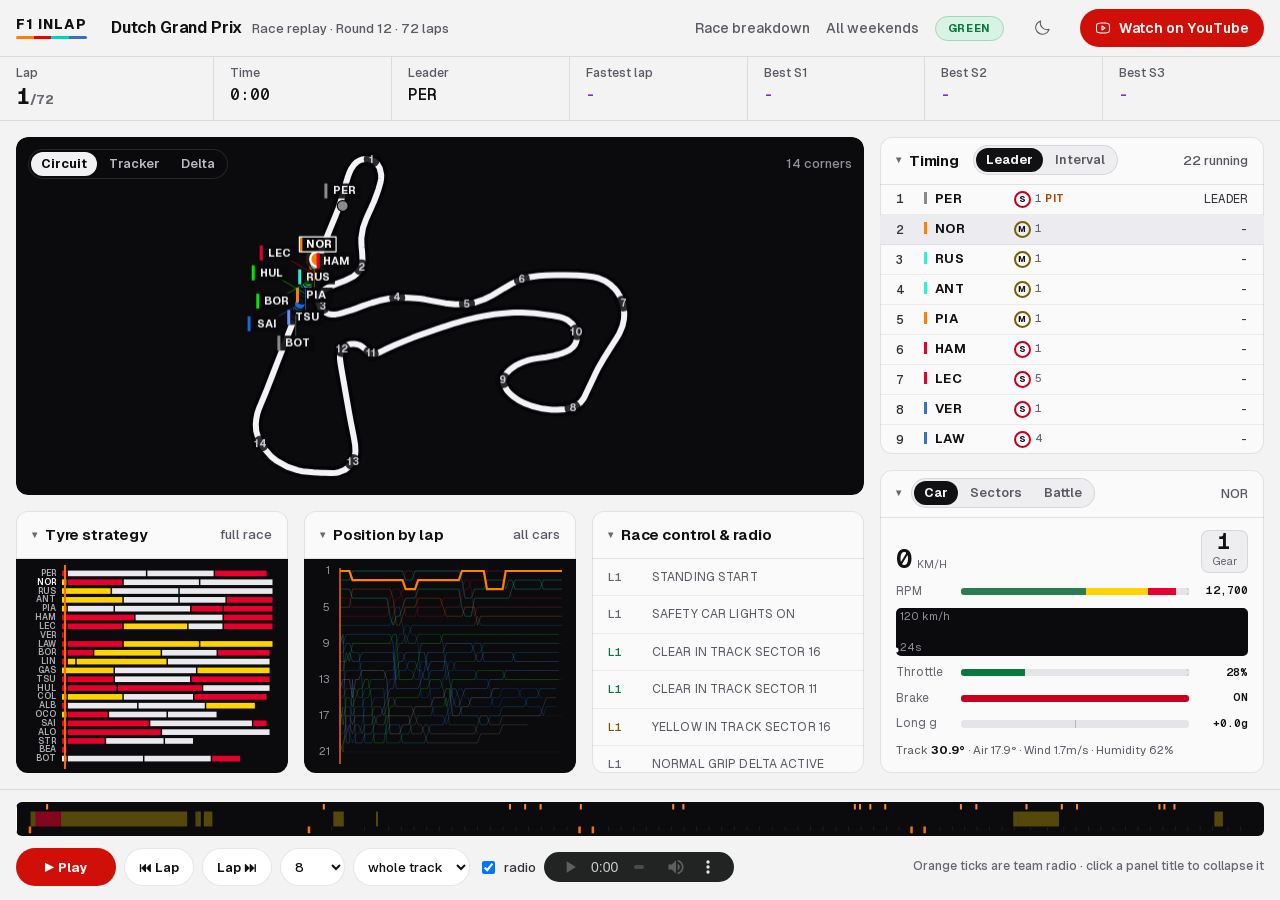
<file: replay/dashboard.html>
<!doctype html>
<html lang="en-GB">
<meta charset="utf-8">
<meta name="viewport" content="width=device-width,initial-scale=1,viewport-fit=cover">
<title>Race replay · F1 Inlap</title>
<link rel="stylesheet" href="../assets/brand.css?v=eb7bdc3d">
<script>
(function(){var t=null;try{t=localStorage.getItem("inlap-theme")}catch(e){}if(t==="light"||t==="dark")document.documentElement.setAttribute("data-theme",t)})();
</script>
<script src="../assets/theme.js?v=3c2d4f48" defer></script>
<link rel="icon" href="../favicon.png" type="image/png">

<style>
  /* Old-school FOM timing screen: monospace, black, purple = overall best,
     green = personal best, yellow = neither. */
  :root{
    /* F1 Inlap design layer (28 Sep 2026): carbon surfaces a few points apart, grid lines as
       low-opacity white, and an ink scale where even the faintest label clears WCAG AA
       (--dim was #5a5a66 at ~2.9:1). Colour is reserved for DATA: purple/green/yellow timing,
       tyre compounds, flags, and orange = team radio. Selection UI is neutral, never orange. */
    /* neutrals ALIAS the shared brand.css tokens (one palette for the whole site, both
       themes); only the surfaces the replay needs beyond the brand scale stay local */
    --bg:var(--pit); --card:#0f0f13; --raise:#16161c; --inset:#0a0a0d;
    --line:var(--grid-line); --line2:var(--grid-line-strong);
    --fg:var(--ink-1); --fg2:var(--ink-2); --muted:var(--ink-3); --dim:var(--ink-4);
    --ui:var(--font-ui);
    --hard:#e9e9ee; --neg:#ff5a6e; --screen:#0b0b0e;
    --row-line:rgba(255,255,255,.04); --row-hover:#121217; --row-on:#16161c; --track:#18181f; --mid:#3a3a45;
    --ctl-hover:#1d1d25; --ctl-active:#22222b; --radio-on:#241505; --radio-hover:#1a1208; --thumb:#24242c;
    --flag-g:#062b16; --flag-g-line:#10502c; --flag-y:#2e2905; --flag-y-line:#6b5f16; --flag-r:#2c060f; --flag-r-line:#7a1f2c;
    --accent:#ff6c00; --purple:#b14bff; --green:#22e07a; --yellow:#ffd400; --red:#e8002d;
    --mono:var(--font-num);
  }
  @media (prefers-color-scheme:light){:root:not([data-theme="dark"]){
    /* LIGHT theme: chrome, tower and panels go light; the CANVAS views (map, strategy, lap
       chart, timeline, telemetry trace) stay dark "screens" (--screen), because every colour
       drawn on them was chosen against a dark background. Timing colours are re-stepped to
       clear 4.5:1 as text on the light panel: purple 6.3, green 5.2, amber 5.9, soft 5.8. */
    --bg:var(--carbon); --card:#fafafb; --raise:#ffffff; --inset:#eeeef1;
    --accent:#b34700; --purple:#7e2fd1; --green:#087a3d; --yellow:#7a5e00; --red:#c8001f;
    --hard:#4a4a52; --neg:#c8102e;
    --row-line:rgba(17,17,20,.06); --row-hover:#f0f0f3; --row-on:#ebebf0; --track:#e4e4e9; --mid:#b5b5bd;
    --ctl-hover:#ececef; --ctl-active:#e2e2e6; --radio-on:#fde8d7; --radio-hover:#fdf1e9; --thumb:#c9c9d0;
    --flag-g:#d8f3e4; --flag-g-line:#9ed8b6; --flag-y:#fbf0c4; --flag-y-line:#e0cc7a; --flag-r:#fde3e5; --flag-r-line:#f0a8b0;
  }}
  :root[data-theme="light"]{
    /* LIGHT theme: chrome, tower and panels go light; the CANVAS views (map, strategy, lap
       chart, timeline, telemetry trace) stay dark "screens" (--screen), because every colour
       drawn on them was chosen against a dark background. Timing colours are re-stepped to
       clear 4.5:1 as text on the light panel: purple 6.3, green 5.2, amber 5.9, soft 5.8. */
    --bg:var(--carbon); --card:#fafafb; --raise:#ffffff; --inset:#eeeef1;
    --accent:#b34700; --purple:#7e2fd1; --green:#087a3d; --yellow:#7a5e00; --red:#c8001f;
    --hard:#4a4a52; --neg:#c8102e;
    --row-line:rgba(17,17,20,.06); --row-hover:#f0f0f3; --row-on:#ebebf0; --track:#e4e4e9; --mid:#b5b5bd;
    --ctl-hover:#ececef; --ctl-active:#e2e2e6; --radio-on:#fde8d7; --radio-hover:#fdf1e9; --thumb:#c9c9d0;
    --flag-g:#d8f3e4; --flag-g-line:#9ed8b6; --flag-y:#fbf0c4; --flag-y-line:#e0cc7a; --flag-r:#fde3e5; --flag-r-line:#f0a8b0;
  }
  *{box-sizing:border-box;-webkit-tap-highlight-color:transparent}
  html,body{height:100%}
  body{margin:0;background:var(--bg);color:var(--fg);overflow:hidden;
       font:13px/1.4 var(--mono);padding-bottom:env(safe-area-inset-bottom);
       display:flex;flex-direction:column}
  /* header and footer size to their own content; main takes whatever is left. main used to
     be height:calc(100vh - 136px), which hardcoded the header height AND left nothing at all
     for the footer, so on any screen shorter than a big Mac display the transport controls
     rendered below the fold. With overflow:hidden on body they could not be scrolled to
     either: on a 1366x768 PC the PLAY button was sliced in half and the rest was gone. */
  header,footer{flex:0 0 auto}
  #load{position:fixed;inset:0;display:grid;place-items:center;background:#000;z-index:99;color:var(--muted)}

  header{border-bottom:1px solid var(--line);background:#050507}
  .top{display:flex;align-items:center;gap:10px;padding:7px 10px;min-width:0}
  /* #evt must be allowed to shrink. Without min-width:0 it refuses to compress, forces
     the header wider than the viewport, and the whole page scrolls horizontally, which
     pushed the flag badge and every panel's right-hand column (gaps!) off screen. */
  #evt{flex:1 1 auto;min-width:0;overflow:hidden;text-overflow:ellipsis;white-space:nowrap}
  .brand{font-weight:800;letter-spacing:.06em;font-size:13px;white-space:nowrap;color:var(--fg);text-decoration:none;
         display:inline-flex;flex-direction:column;gap:3px}
  .brand::after{content:"";height:2px;border-radius:1px;
         background:linear-gradient(90deg,#ff8000 0 25%,#e10600 25% 50%,#00d2be 50% 75%,#3671c6 75%)}
  .brand em{color:var(--accent);font-style:normal}
  .home{color:var(--muted);text-decoration:none;font-size:11px;white-space:nowrap;
        display:inline-flex;align-items:center;gap:8px;min-height:44px}
  .home[hidden]{display:none}
  .home:hover{color:var(--fg)}
  .home svg{width:18px;height:18px;flex:none}
  .nav-yt svg.yt-i{display:none}
  .sr-only{position:absolute;width:1px;height:1px;overflow:hidden;clip:rect(0 0 0 0);white-space:nowrap}
  /* phones: "All weekends" stays, YouTube collapses to a 44px icon button, the breakdown
     link and the brand's subtitle give way */
  @media (max-width:640px){
    #toBreak,.brand em{display:none}
    .top{gap:8px!important;padding:6px 10px!important}
    .nav-yt{justify-content:center;min-width:44px}
    .nav-yt svg.yt-i{display:block}
    .nav-yt .yt-t{position:absolute;width:1px;height:1px;overflow:hidden;clip:rect(0 0 0 0);white-space:nowrap}
    .flag{padding:6px 9px!important}
  }
  .flag{margin-left:auto;padding:3px 10px;border-radius:4px;font-weight:800;letter-spacing:.1em;font-size:11px;
        background:var(--flag-g);color:var(--green);border:1px solid var(--flag-g-line)}
  .flag.YELLOW,.flag.SC,.flag.VSC{background:var(--flag-y);color:var(--yellow);border-color:var(--flag-y-line)}
  .flag.RED{background:var(--flag-r);color:var(--neg);border-color:var(--flag-r-line)}
  .stats{display:grid;grid-template-columns:repeat(7,minmax(0,1fr));gap:1px;background:var(--line);
         border-top:1px solid var(--line)}
  .st{background:#08080b;padding:4px 7px;min-width:0}
  .st s{display:block;font-size:8.5px;letter-spacing:.1em;color:var(--dim);text-decoration:none;white-space:nowrap}
  .st b{display:block;font-size:13px;font-weight:700;white-space:nowrap;overflow:hidden;text-overflow:ellipsis}
  .st b i{font-style:normal;color:var(--muted);font-size:11px}
  .p{color:var(--purple)} .g{color:var(--green)} .y{color:var(--yellow)}

  main{display:grid;grid-template-columns:minmax(0,1fr) 350px;
       grid-template-rows:minmax(0,1fr) minmax(0,200px);
       gap:8px;padding:8px;flex:1 1 auto;min-height:0}
  .panel{background:var(--card);border:1px solid var(--line);border-radius:6px;
         display:flex;flex-direction:column;overflow:hidden;min-height:0}
  .panel>h2{margin:0;padding:6px 9px;font-size:9px;letter-spacing:.14em;color:var(--dim);font-weight:700;
            display:flex;gap:8px;align-items:center;cursor:pointer;user-select:none;background:#08080b;
            border-bottom:1px solid var(--line);flex:0 0 auto}
  .panel>h2 .r{margin-left:auto;color:var(--muted);letter-spacing:0;font-weight:400;font-size:10px}
  .panel>h2::before{content:'▾';font-size:9px;color:var(--dim)}
  .panel.collapsed>h2::before{content:'▸'}
  .panel.collapsed>.body{display:none}
  .body{flex:1 1 auto;min-height:0;overflow:auto}
  canvas{display:block}
  .panel.map>.body{overflow:hidden}
  .panel.map canvas{width:100%;height:100%}

  table{width:100%;border-collapse:collapse}
  td{padding:2px 4px;font-size:12px;border-bottom:1px solid #121218;white-space:nowrap}
  tr.row{cursor:pointer} tr.row.on td{background:#171720}
  .pos{color:#fff;background:#1a1a22;text-align:center;width:20px;font-weight:700}
  .cd{font-weight:700;letter-spacing:.05em}
  .bar{display:inline-block;width:3px;height:12px;vertical-align:-1px;margin-right:5px}
  .gap{text-align:right;color:var(--muted)}
  .sec{text-align:right;font-size:10.5px;width:44px}
  .ty{font-size:9px;font-weight:800}
  .SOFT{color:var(--red)}.MEDIUM{color:var(--yellow)}.HARD{color:var(--hard)}
  .INTERMEDIATE{color:var(--green)}.WET{color:#3671c6}
  .pitf{color:var(--accent);font-weight:800;font-size:9px}

  #tel{padding:7px 9px;display:flex;flex-direction:column;gap:5px}
  .kv{display:flex;justify-content:space-between;font-size:11px;color:var(--muted)}
  .kv b{color:var(--fg)}
  .meter{height:5px;background:#16161c;border-radius:2px;overflow:hidden}
  .meter span{display:block;height:100%;width:0}
  /* Speed and gear read as the headline; everything else supports them. */
  .tbig{display:flex;align-items:flex-end;gap:10px}
  .spd{flex:1 1 auto;min-width:0;display:flex;align-items:baseline;gap:5px}
  .spd b{font-size:30px;font-weight:800;line-height:.95;letter-spacing:-.02em;font-variant-numeric:tabular-nums}
  .spd s{text-decoration:none;font-size:9px;letter-spacing:.14em;color:var(--dim)}
  .gearbox{flex:0 0 auto;text-align:center;border:1px solid var(--line);border-radius:6px;
           background:#101016;padding:0 10px 2px;min-width:46px}
  .gearbox b{display:block;font-size:21px;font-weight:800;line-height:1.1;color:var(--accent);
             font-variant-numeric:tabular-nums}
  .gearbox s{text-decoration:none;display:block;font-size:7.5px;letter-spacing:.14em;color:var(--dim)}
  /* Bars anchor their gradient to the TRACK and reveal it with a cover from the right. A
     gradient on the filled span itself would rescale as the value changes, so the same
     colour would mean a different number from one frame to the next. */
  .row{display:flex;align-items:center;gap:7px;font-size:9px;letter-spacing:.12em;color:var(--dim)}
  .row>s{text-decoration:none;flex:0 0 40px}
  .row>b{flex:0 0 52px;text-align:right;color:var(--fg);font-size:11px;letter-spacing:0;
         font-variant-numeric:tabular-nums}
  .track{position:relative;flex:1 1 auto;height:7px;border-radius:3px;overflow:hidden;background:#16161c}
  .track>span{position:absolute;top:0;right:0;height:100%;background:var(--track)}
  #rpmt{background:linear-gradient(90deg,#2a7d4f 0 55%,#ffd400 55% 82%,#e8002d 82%)}
  .track.thr{background:var(--green)} .track.brk{background:var(--red)}
  #telc{width:100%;height:54px;display:block;border-radius:5px;background:var(--screen)}
  /* ---- analysis tabs (CAR / SECTORS / BATTLE) ---------------------------------- */
  #anaBody{display:flex;flex-direction:column;min-height:0}
  #anaBody>div{min-height:0}
  .pad{padding:7px 9px}
  .sublabel{font-size:8.5px;letter-spacing:.12em;color:var(--dim);margin:0 0 5px}
  /* SECTORS: one line per sector, fastest first, so the eye reads down the S column */
  .srow{display:flex;align-items:center;gap:8px;padding:5px 0;border-bottom:1px solid var(--row-line)}
  .srow:last-child{border-bottom:0}
  .sk{flex:0 0 22px;font-size:11px;font-weight:800;color:var(--dim);letter-spacing:.06em}
  .sents{display:flex;gap:6px;flex:1 1 auto;min-width:0}
  .se{display:flex;align-items:center;gap:4px;flex:1 1 0;min-width:0}
  .se i{flex:0 0 3px;height:13px;border-radius:1px}
  .se b{font-size:11.5px;font-weight:800;letter-spacing:.03em;white-space:nowrap}
  .se u,.se span{white-space:nowrap;overflow:hidden;text-overflow:ellipsis}
  .se u{text-decoration:none;font-size:10.5px;color:var(--muted);font-variant-numeric:tabular-nums}
  .se.top b{color:var(--purple)} .se.top u{color:var(--fg)}
  .se.mine b{color:var(--accent)}
  .ideal{margin-top:7px;padding-top:6px;border-top:1px solid var(--line);
         font-size:10px;color:var(--dim);display:flex;justify-content:space-between;gap:8px}
  .ideal b{color:var(--fg);font-variant-numeric:tabular-nums}
  /* BATTLE: A on the left, rival on the right, bars point at whoever is winning that sector */
  .bhead{display:flex;align-items:center;gap:7px;margin-bottom:7px}
  .bhead b{font-size:15px;font-weight:800}
  .bhead span{color:var(--dim);font-size:10px}
  .bhead select{flex:1 1 auto;min-width:0}
  .bstat{display:grid;grid-template-columns:repeat(3,minmax(0,1fr));gap:1px;background:var(--line);
         border:1px solid var(--line);border-radius:5px;overflow:hidden;margin-bottom:8px}
  .bstat div{background:#0d0d11;padding:4px 7px;min-width:0}
  .bstat s{display:block;text-decoration:none;font-size:7.5px;letter-spacing:.11em;color:var(--dim);white-space:nowrap}
  .bstat b{display:block;font-size:13px;font-weight:800;font-variant-numeric:tabular-nums;
           white-space:nowrap;overflow:hidden;text-overflow:ellipsis}
  .brow{display:flex;align-items:center;gap:7px;margin:5px 0;font-size:9.5px;letter-spacing:.1em;color:var(--dim)}
  .brow>s{text-decoration:none;flex:0 0 26px}
  .brow>b{flex:0 0 54px;text-align:right;font-size:11px;letter-spacing:0;font-variant-numeric:tabular-nums}
  .btr{position:relative;flex:1 1 auto;height:11px;border-radius:3px;background:#131318;overflow:hidden}
  .btr i{position:absolute;left:50%;top:0;width:1px;height:100%;background:var(--mid)}
  .btr u{position:absolute;top:0;height:100%;width:0;left:50%;text-decoration:none;border-radius:2px}
  .brow.tot{margin-top:7px;padding-top:6px;border-top:1px solid var(--line)}
  .brow.tot>b{font-size:12px}
  .bnote{margin-top:8px;font-size:9.5px;line-height:1.5;color:var(--dim)}
  .bnote b{color:var(--fg2)}
  /* delta legend drawn under the map when the DELTA view is on */
  .dlg{display:flex;align-items:center;gap:6px;font-size:9px;letter-spacing:.1em;color:var(--dim)}
  .dlg span{width:40px;height:6px;border-radius:2px}
  .trend{font-size:9px;font-weight:800;margin-left:3px}
  .trend.up{color:var(--green)} .trend.dn{color:var(--neg)}
  .gtrack{position:relative;flex:1 1 auto;height:8px;border-radius:3px;overflow:hidden;background:#16161c}
  .gtrack i{position:absolute;left:50%;top:0;width:1px;height:100%;background:var(--mid)}
  .gtrack u{position:absolute;top:0;height:100%;width:0;left:50%;text-decoration:none}
  #wx{color:var(--dim);font-size:10px;line-height:1.45;margin-top:1px;
      white-space:nowrap;overflow:hidden;text-overflow:ellipsis}

  /* Without this #right is a grid item full of auto-height blocks, and the timing table
     (22 rows) spills out of its row and overlaps RACE CONTROL below it. Telemetry keeps its
     natural height; timing takes the rest and scrolls inside itself. */
  #right{display:flex;flex-direction:column;gap:8px;min-height:0}
  #right>#pCls{flex:1 1 auto;min-height:0}
  #right>#pTel{flex:0 0 auto}

  #bottom{grid-column:1/-1;display:grid;grid-template-columns:minmax(0,1.1fr) minmax(0,1fr) 300px;gap:8px;min-height:0}
  .msg{font-size:11px;color:var(--muted);padding:2px 9px;border-bottom:1px solid #121218;display:flex;gap:6px}
  .msg b{color:var(--fg);flex:0 0 28px}
  .msg.YELLOW b{color:var(--yellow)} .msg.RED b{color:var(--red)} .msg.GREEN b,.msg.CLEAR b{color:var(--green)}
  .msg.radio{color:var(--accent);cursor:pointer} .msg.radio.on{background:var(--radio-on);color:var(--fg)}

  footer{border-top:1px solid var(--line);background:#050507;padding:5px 8px 7px}
  #tlc{width:100%;height:34px;display:block;cursor:pointer}
  .ctl{display:flex;align-items:center;gap:6px;margin-top:5px;flex-wrap:wrap}
  button{background:#14141a;color:var(--fg);border:1px solid var(--line);border-radius:5px;
         padding:6px 10px;font:600 12px var(--mono);cursor:pointer;min-height:34px}
  button:active{background:#20202a} button.pl{min-width:78px;border-color:#3a3a46}
  select{background:#14141a;color:var(--fg);border:1px solid var(--line);border-radius:5px;
         padding:5px 6px;font:12px var(--mono);min-height:34px}
  audio{height:30px;max-width:190px;filter:invert(.9) hue-rotate(180deg)}
  .hint{margin-left:auto;color:var(--dim);font-size:10px}
  label.cb{display:flex;align-items:center;gap:4px;color:var(--muted);font-size:11px;cursor:pointer}
  .seg{display:inline-flex;border:1px solid var(--line);border-radius:4px;overflow:hidden;margin-left:6px}
  .seg button{border:0;border-radius:0;min-height:0;padding:2px 8px;font-size:9px;letter-spacing:.1em;
              background:#101016;color:var(--dim)}
  .seg button.on{background:var(--accent);color:#000;font-weight:800}


  /* ============ DESIGN LAYER ============================================================
     Pit wall at night. Chrome (labels, controls, headings) is set in Geist; every number,
     code and table stays in Geist Mono with tabular figures. Focal point: the lap counter. */
  #load{background:var(--bg)}
  .ld{display:flex;flex-direction:column;align-items:center;gap:14px;font:500 13px/1 var(--ui);color:var(--muted)}
  .ldmark{font:750 15px/1 var(--ui);letter-spacing:.07em;color:var(--fg);display:flex;flex-direction:column;gap:6px}
  .ldmark::after{content:"";height:3px;border-radius:2px;
     background:linear-gradient(90deg,#ff8000 0 25%,#e10600 25% 50%,#00d2be 50% 75%,#3671c6 75%)}

  header{background:var(--bg);border-bottom:1px solid var(--line)}
  .top{padding:8px 14px;gap:16px}
  .brand{font:750 13px/1 var(--ui);letter-spacing:.07em}
  .brand em{color:var(--muted);font-weight:600;letter-spacing:.06em}
  #evt{font:500 12.5px/1.2 var(--ui);color:var(--muted)}
  .home{font:500 13px/1 var(--ui);color:var(--muted)}
  .flag{font:700 11px/1 var(--ui);letter-spacing:.06em;padding:6px 12px;border-radius:999px}
  .stats{background:none;gap:0;grid-template-columns:1.25fr repeat(6,minmax(0,1fr))}
  .st{background:none;padding:7px 14px 8px;border-left:1px solid var(--line)}
  .st:first-child{border-left:0}
  .st s{font:600 11px/1 var(--ui);letter-spacing:.06em;color:var(--dim);margin-bottom:5px}
  .st b{font-size:16px;font-weight:600;font-variant-numeric:tabular-nums}
  .st b i{font-size:12px}
  #sLap{font-size:22px;font-weight:700;letter-spacing:-.02em;line-height:1}
  #sLap i{font-size:13px;color:var(--dim)}

  main{gap:10px;padding:10px}
  #right,#bottom{gap:10px}
  .panel{background:var(--card);border:1px solid var(--line);border-radius:10px}
  .panel>h2{font:600 11px/1 var(--ui);letter-spacing:.06em;color:var(--muted);background:none;
            padding:0 12px;min-height:44px;border-bottom:1px solid var(--line);gap:10px}
  .panel>h2::before{color:var(--dim);font-size:10px}
  .panel>h2 .r{font:500 12px/1 var(--ui);color:var(--dim);letter-spacing:0}
  .panel>h2:hover{color:var(--fg)}
  /* segmented controls: neutral selection, so orange keeps meaning "radio" */
  .seg{border:1px solid var(--line);border-radius:8px;padding:2px;gap:2px;background:var(--inset);margin-left:2px;overflow:visible}
  .seg button{border-radius:6px;padding:6px 10px;font:600 11px/1 var(--ui);letter-spacing:.06em;
              background:none;color:var(--muted);min-height:0;transition:background-color .15s,color .15s;position:relative}
  /* invisible 44px-tall hit area: the visual button is ~25px, the panel title bar is 44px */
  .seg button::before{content:"";position:absolute;left:0;right:0;top:-10px;bottom:-10px}
  .seg button:hover{color:var(--fg);background:var(--raise)}
  .seg button.on{background:var(--fg);color:var(--bg);font-weight:700}

  /* timing tower */
  td{padding:3px 6px;font-size:12.5px;border-bottom:1px solid var(--row-line);font-variant-numeric:tabular-nums}
  tr.row{transition:background-color .12s}
  tr.row:hover td{background:var(--row-hover)}
  tr.row.on td{background:var(--row-on)}
  .pos{background:none;color:var(--fg2);font-weight:600}
  .gap{color:var(--fg2)}

  /* car / sectors / battle: kept compact, because every pixel here comes out of the timing
     tower above it (the most-read panel). Target: 9+ tower rows at 1440x900. */
  #tel{padding:7px 12px;gap:4px}
  .spd b{font-size:28px;font-weight:700}
  .row>s{flex:0 0 50px}
  #telc{height:48px}
  .spd s,.gearbox s,.row>s,.sublabel,.bstat s,.brow,.dlg{font-family:var(--ui);color:var(--dim)}
  .spd s{font-size:11px}
  .gearbox{background:var(--inset);border-color:var(--line);border-radius:8px}
  .gearbox b{color:var(--fg)}
  /* canvas views are dark screens in BOTH themes: their drawing colours assume dark */
  .panel.map>.body,#pStint>.body,#pLap>.body{background:var(--screen)}
  #tlc{background:var(--screen);border-radius:6px}
  .gearbox s{font-size:11px;letter-spacing:.06em}
  .row>s{font-size:11px;letter-spacing:.06em}
  .sublabel{font-size:11px;letter-spacing:.06em}
  .bstat{border-color:var(--line);background:var(--line);border-radius:8px}
  .bstat div{background:var(--inset);padding:6px 9px}
  .bstat s{font-size:11px;letter-spacing:.06em}
  /* 11px floor for functional labels; small uppercase tracked at .06em at most */
  .spd s{font-size:11px;letter-spacing:.06em}
  .brow{font-size:11px;letter-spacing:.06em}
  .dlg,.trend,.ty,.pitf{font-size:11px;letter-spacing:.04em}
  .sec{font-size:11px}
  .se u{font-size:11px}
  .bnote,.ideal,.bhead span{font-size:11px}
  .bnote,.ideal,#wx{font-family:var(--ui);color:var(--muted)}
  #wx{font-size:11.5px}
  .track,.gtrack,.btr,.meter{background:var(--track)}

  /* race control and radio */
  .msg{font:12.5px/1.5 var(--ui);color:var(--fg2);padding:5px 12px;border-bottom:1px solid var(--row-line)}
  .msg b{font:700 12px/1.5 var(--mono)}
  .msg.radio{color:var(--accent)} .msg.radio:hover{background:var(--radio-hover)}

  /* transport */
  footer{background:var(--bg);border-top:1px solid var(--line);padding:8px 12px 10px}
  .ctl{gap:8px;margin-top:7px}
  button{font:600 13px/1 var(--ui);background:var(--raise);color:var(--fg);border:1px solid var(--line);
         border-radius:8px;padding:0 14px;min-height:38px;transition:background-color .15s,border-color .15s,transform .12s}
  button:hover{background:var(--ctl-hover);border-color:var(--line2)}
  button:active{transform:scale(.97);background:var(--ctl-active)}
  button.pl{background:var(--fg);color:var(--bg);border-color:transparent;min-width:100px;font-weight:700}
  button.pl:hover{opacity:.88}
  select{font:500 13px/1 var(--ui);background:var(--raise);color:var(--fg);border:1px solid var(--line);
         border-radius:8px;padding:0 10px;min-height:38px}
  label.cb{font:500 13px/1 var(--ui);color:var(--fg2);gap:6px}
  .hint{font:500 12px/1.3 var(--ui);color:var(--dim)}
  /* Desktop: the timing column runs the FULL height and the strategy / lap chart / race
     control strip sits under the map only. With the strip full-width the tower got the top
     row's height alone: 9 visible rows at 1440x900 and just 3 on a 1366x768 laptop. */
  @media (min-width:901px){
    #right{grid-column:2;grid-row:1 / span 2}
    #bottom{grid-column:1;grid-row:2;grid-template-columns:repeat(3,minmax(0,1fr))}
  }
  /* scrollbars: shared, theme-aware rules in ../assets/brand.css */


  /* ============ TYPE PASS (20 Nov 2026) ================================================
     Same split as the session summary: text, driver codes and labels in Geist; mono only for
     times, gaps and readouts, where tabular figures matter. */
  body{font:14px/1.45 var(--ui)}
  .cd{font:650 13px/1 var(--ui);letter-spacing:.02em}
  td.pos{font:600 12.5px var(--mono)}
  td.gap,td.sec,.st b,.spd b,.gearbox b,.row>b,.bstat b,.brow>b,.se u,.ideal b,.kv b{font-family:var(--mono)}
  #sLap{font-family:var(--ui)}
  .msg b{font:600 11.5px/1.6 var(--mono);color:var(--dim);flex:0 0 30px}
  .msg{font:12.5px/1.45 var(--ui);color:var(--fg2);letter-spacing:.01em}
  .msg:not(.radio){font-size:12px;color:var(--muted)}
  .msg.radio b{color:var(--fg2)}
  td.ty{white-space:nowrap}
  td.ty u{text-decoration:none;font:500 11px var(--mono);color:var(--dim);min-width:12px}
  .tyi{width:17px;height:17px;border-radius:50%;box-sizing:border-box;border:2.5px solid var(--mid);
       display:inline-grid;place-items:center;vertical-align:middle;margin-right:4px;font:700 8.5px/1 var(--ui);font-style:normal;color:var(--fg)}
  .tyi.SOFT{border-color:var(--red)} .tyi.MEDIUM{border-color:var(--yellow)} .tyi.HARD{border-color:var(--hard)}
  .tyi.INTERMEDIATE{border-color:var(--green)} .tyi.WET{border-color:#3671c6}
  .pitf{font:700 10px var(--ui);letter-spacing:.06em}
  #evt{font:500 13px/1.2 var(--ui);color:var(--fg2)}
  @media (min-width:901px){
    /* the map had room to spare; the strategy strip needs ~11px a row for 22 cars */
    main{grid-template-rows:minmax(0,1fr) minmax(0,262px)}
  }


  /* ============ SITE STYLE (20 Nov 2026) ===============================================
     Same chrome as the home page: shared nav, sentence-case titles, 12px panels on the
     page's own surfaces, the red pill for the primary action. */
  :root{--bg:var(--carbon)}
  .rp-nav{position:static}
  .rp-nav>div{max-width:none;height:56px;padding:0 16px}
  .rp-nav .here{display:flex;align-items:baseline;gap:10px;min-width:0}
  .rp-nav .here b{font:650 16px/1 var(--ui);letter-spacing:-.01em;color:var(--fg);white-space:nowrap}
  .rp-nav .here span{font:500 13px/1 var(--ui);color:var(--muted);white-space:nowrap;overflow:hidden;text-overflow:ellipsis}
  .rp-nav nav{gap:16px}
  .rp-nav .flag{margin-left:0}
  .btn{display:inline-flex;align-items:center;gap:8px;border-radius:var(--r-pill);text-decoration:none;white-space:nowrap;
       font:600 14px/1 var(--ui);transition:transform .16s var(--ease-out),background-color .2s}
  .btn-primary{background:var(--signal);color:var(--on-signal)!important}
  .btn-primary:hover{background:var(--signal-hover)}
  .btn-sm{height:38px;padding:0 15px}
  .btn svg{flex:none}
  @media (max-width:900px){.rp-nav .here span{display:none}}
  @media (max-width:640px){.rp-nav .here{display:none}.rp-nav .hide-xs,.rp-nav .hide-md{display:none}.rp-nav nav{gap:6px}
    .rp-nav>div{padding:0 12px;gap:10px}
    /* YouTube collapses to a 44px red icon pill, as the old header's link did */
    .rp-nav .btn-sm{width:44px;height:38px;padding:0;justify-content:center}
    .rp-nav .btn-sm>span{position:absolute;width:1px;height:1px;overflow:hidden;clip:rect(0 0 0 0);white-space:nowrap}}
  .rp-nav .btn-sm svg.yt-i{display:block}
  .stats{border-top:0;border-bottom:1px solid var(--line)}
  .st s{font:500 12.5px/1 var(--ui);letter-spacing:0;color:var(--muted)}
  .panel{border:0;box-shadow:inset 0 0 0 1px var(--line);border-radius:var(--r-panel)}
  .panel>h2{font:650 15px/1 var(--ui);letter-spacing:-.01em;color:var(--fg);text-transform:none}
  .panel>h2 .r{font:500 13px/1 var(--ui);color:var(--muted)}
  .seg button{font:600 12.5px/1 var(--ui);letter-spacing:0}
  .sublabel,.spd s,.gearbox s,.row>s,.bstat s{letter-spacing:0;text-transform:none}
  .row>s{flex:0 0 58px;font-size:12px}
  .panel.map{position:relative}
  .panel.map>h2{position:absolute;z-index:2;left:0;right:0;top:0;border:0;background:none;pointer-events:none;
                padding:10px 12px;min-height:0}
  .panel.map>h2::before{display:none}
  .panel.map>h2 .seg{pointer-events:auto;background:rgba(10,10,13,.82);border-color:rgba(255,255,255,.12);margin-left:0}
  .panel.map>h2 .seg button{color:#b9b9c2}
  .panel.map>h2 .seg button:hover{background:rgba(255,255,255,.08);color:#fff}
  .panel.map>h2 .seg button.on{background:#f1f1f3;color:#0b0b0d}
  .panel.map>h2 .r{color:#8f8f99}
  .panel.map>.body{border-radius:var(--r-panel)}
  button,select{border-radius:var(--r-pill)}
  button.pl{background:var(--signal);color:var(--on-signal);border-color:transparent}
  button.pl:hover{background:var(--signal-hover);opacity:1}
  .seg,.seg button{border-radius:var(--r-pill)}


  /* ============ SPACING PASS (20 Nov 2026) =============================================
     One 16px gutter shared by the nav, the stats strip, the panels and the footer, so every
     left edge lines up; inside panels everything sits on a 4px scale. */
  header{border-bottom:0}
  .stats{grid-template-columns:1.2fr repeat(6,minmax(0,1fr))}
  .st{padding:10px 16px 12px}
  .st s{margin-bottom:6px}
  .st b{line-height:1.1}
  main{padding:16px;gap:16px}
  #right,#bottom{gap:16px}
  .panel>h2{padding:0 16px;min-height:48px;gap:12px}
  .panel>h2::before{margin-right:-4px}
  .panel.map>h2{padding:12px}
  /* the tower is a TABLE: the telemetry ".row" flex rule also matched tr.row, which turned
     every tower row into a flexbox (columns drifting row to row, broken row lines) */
  tr.row{display:table-row;font-size:inherit;letter-spacing:0;color:inherit;gap:0}
  #cls td{height:30px;padding:0 6px;vertical-align:middle}
  #cls td:first-child{padding-left:16px;width:34px;text-align:left}
  #cls td:last-child{padding-right:16px}
  .bar{margin-right:8px}
  #cls td.sec{padding:0 4px;width:auto}
  #cls td.gap{min-width:58px}
  @media (min-width:901px){main{grid-template-columns:minmax(0,1fr) 384px}}
  .msg{padding:9px 16px;gap:12px;align-items:baseline}
  .msg b{flex:0 0 32px}
  #tel{padding:12px 16px 14px;gap:8px}
  .pad{padding:12px 16px}
  .tbig{margin-bottom:2px}
  #wx{margin-top:2px}
  footer{padding:12px 16px 14px}
  .ctl{gap:8px;margin-top:12px;flex-wrap:nowrap}
  .hint{white-space:nowrap;overflow:hidden;text-overflow:ellipsis;min-width:0;flex:1 1 auto;text-align:right}
  @media (max-width:900px){
    main{padding:12px;gap:12px} .st{padding:8px 12px 10px}
    footer{padding:10px 12px 12px} .ctl{flex-wrap:wrap}
  }

  @media (max-width:900px){
    body{overflow:auto}
    .stats{grid-template-columns:repeat(3,minmax(0,1fr))}
    .top{flex-wrap:nowrap}
    #evt{display:none}
    main{grid-template-columns:1fr;grid-template-rows:none;grid-auto-rows:min-content;height:auto;padding:6px;gap:6px;flex:0 0 auto}
    .panel.map>.body{height:52vh}
    #right{display:contents}
    #bottom{grid-column:auto;grid-template-columns:1fr;gap:6px}
    #bottom .panel>.body{height:180px}
    #clswrap{max-height:48vh}
    .hint{display:none}
    footer{position:sticky;bottom:0;z-index:20}
    button{padding:9px 12px;min-height:42px;flex:1 1 auto} select{min-height:42px}
    audio{display:none}
    /* Sector columns are omitted from the DOM on mobile rather than hidden with CSS:
       display:none on a <td> still reserved its width, which pushed the gap column off
       a 430px screen even though the value was in the DOM. The stats bar carries the
       fastest sectors instead. */
  }
</style>

<div id="load"><div class="ld"><span class="ldmark" translate="no">F1 INLAP</span><span>Loading race data…</span></div></div>

<header>
  <div class="inlap-nav rp-nav"><div>
    <a class="inlap-mark" href="../" aria-label="F1 Inlap home" translate="no">F1 INLAP</a>
    <span class="here" id="evt"></span>
    <nav aria-label="Main">
      <a class="hide-md" id="toBreak" href="#" hidden>Race breakdown</a>
      <a href="../#data">All weekends</a>
      <span class="flag" id="flag">GREEN</span>
      <button class="theme-btn" type="button" aria-label="Switch theme"><svg class="i-moon" viewBox="0 0 256 256" fill="currentColor" aria-hidden="true"><path d="M233.54,142.23a8,8,0,0,0-8-2,88.08,88.08,0,0,1-109.8-109.8,8,8,0,0,0-10-10,104.84,104.84,0,0,0-52.91,37A104,104,0,0,0,136,224a103.09,103.09,0,0,0,62.52-20.88,104.84,104.84,0,0,0,37-52.91A8,8,0,0,0,233.54,142.23ZM188.9,190.34A88,88,0,0,1,65.66,67.11a89,89,0,0,1,31.4-26A106,106,0,0,0,96,56,104.11,104.11,0,0,0,200,160a106,106,0,0,0,14.92-1.06A89,89,0,0,1,188.9,190.34Z"/></svg><svg class="i-sun" viewBox="0 0 256 256" fill="currentColor" aria-hidden="true"><path d="M120,40V16a8,8,0,0,1,16,0V40a8,8,0,0,1-16,0Zm72,88a64,64,0,1,1-64-64A64.07,64.07,0,0,1,192,128Zm-16,0a48,48,0,1,0-48,48A48.05,48.05,0,0,0,176,128ZM58.34,69.66A8,8,0,0,0,69.66,58.34l-16-16A8,8,0,0,0,42.34,53.66Zm0,116.68-16,16a8,8,0,0,0,11.32,11.32l16-16a8,8,0,0,0-11.32-11.32ZM192,72a8,8,0,0,0,5.66-2.34l16-16a8,8,0,0,0-11.32-11.32l-16,16A8,8,0,0,0,192,72Zm5.66,114.34a8,8,0,0,0-11.32,11.32l16,16a8,8,0,0,0,11.32-11.32ZM48,128a8,8,0,0,0-8-8H16a8,8,0,0,0,0,16H40A8,8,0,0,0,48,128Zm80,80a8,8,0,0,0-8,8v24a8,8,0,0,0,16,0V216A8,8,0,0,0,128,208Zm112-88H216a8,8,0,0,0,0,16h24a8,8,0,0,0,0-16Z"/></svg></button>
      <a class="btn btn-primary btn-sm" href="https://www.youtube.com/@f1inlap"><svg class="yt-i" width="16" height="16" viewBox="0 0 256 256" fill="currentColor" aria-hidden="true"><path d="M164.44,121.34l-48-32A8,8,0,0,0,104,96v64a8,8,0,0,0,12.44,6.66l48-32a8,8,0,0,0,0-13.32ZM120,145.05V111l25.58,17ZM234.33,69.52a24,24,0,0,0-14.49-16.4C185.56,39.88,131,40,128,40s-57.56-.12-91.84,13.12a24,24,0,0,0-14.49,16.4C19.08,79.5,16,97.74,16,128s3.08,48.5,5.67,58.48a24,24,0,0,0,14.49,16.41C69,215.56,120.4,216,127.34,216h1.32c6.94,0,58.37-.44,91.18-13.11a24,24,0,0,0,14.49-16.41c2.59-10,5.67-28.22,5.67-58.48S236.92,79.5,234.33,69.52Zm-15.49,113a8,8,0,0,1-4.77,5.49c-31.65,12.22-85.48,12-86,12H128c-.54,0-54.33.2-86-12a8,8,0,0,1-4.77-5.49C34.8,173.39,32,156.57,32,128s2.8-45.39,5.16-54.47A8,8,0,0,1,41.93,68c30.52-11.79,81.66-12,85.85-12h.27c.54,0,54.38-.18,86,12a8,8,0,0,1,4.77,5.49C221.2,82.61,224,99.43,224,128S221.2,173.39,218.84,182.47Z"/></svg><span><span class="hide-xs">Watch on </span>YouTube</span></a>
    </nav>
  </div></div>
  <div class="stats">
    <div class="st"><s>Lap</s><b id="sLap">-</b></div>
    <div class="st"><s>Time</s><b id="sClock">0:00</b></div>
    <div class="st"><s>Leader</s><b id="sLead">-</b></div>
    <div class="st"><s>Fastest lap</s><b id="sFast" class="p">-</b></div>
    <div class="st"><s>Best S1</s><b id="sS1" class="p">-</b></div>
    <div class="st"><s>Best S2</s><b id="sS2" class="p">-</b></div>
    <div class="st"><s>Best S3</s><b id="sS3" class="p">-</b></div>
  </div>
</header>

<main id="main">
  <h1 class="sr-only" id="pageH">Race replay</h1>
  <div class="panel map" id="pMap">
    <h2><span id="mapTitle" class="sr-only">Circuit</span>
      <span class="seg" onclick="event.stopPropagation()">
        <button id="vCircuit" class="on" onclick="setView('circuit')">Circuit</button><button id="vTracker" onclick="setView('tracker')">Tracker</button><button id="vDelta" onclick="setView('delta')">Delta</button>
      </span>
      <span class="r" id="mapr"></span></h2>
    <div class="body"><canvas id="mapc"></canvas></div></div>

  <div id="right">
    <div class="panel" id="pCls"><h2>Timing
      <span class="seg" onclick="event.stopPropagation()">
        <button id="gmLead" class="on" onclick="setGapMode('lead')">Leader</button><button id="gmInt" onclick="setGapMode('int')">Interval</button>
      </span>
      <span class="r" id="clsr"></span></h2>
      <div class="body" id="clswrap" tabindex="0" role="region" aria-label="Timing tower"><table id="cls"></table></div></div>
    <div class="panel" id="pTel"><h2>
      <span class="seg" onclick="event.stopPropagation()">
        <button id="tabCar" class="on" onclick="setTab('car')">Car</button><button id="tabSec" onclick="setTab('sec')">Sectors</button><button id="tabBat" onclick="setTab('bat')">Battle</button>
      </span>
      <span class="r" id="selc"></span></h2>
      <div class="body" id="anaBody">
      <div id="tel">
        <div class="tbig">
          <div class="spd"><b id="vv">0</b><s>KM/H</s></div>
          <div class="gearbox" id="gearwrap"><b id="gr">N</b><s>Gear</s></div>
        </div>
        <div class="row" id="rpmrow"><s>RPM</s>
          <div class="track" id="rpmt"><span id="rb"></span></div><b id="rv">0</b></div>
        <canvas id="telc"></canvas>
        <div class="row"><s>Throttle</s><div class="track thr"><span id="tb"></span></div><b id="tt">0%</b></div>
        <div class="row"><s>Brake</s><div class="track brk"><span id="bb"></span></div><b id="bt">off</b></div>
        <div class="row"><s>Long g</s>
          <div class="gtrack"><i></i><u id="gb"></u></div><b id="gv">0.0</b></div>
        <div id="wx"></div></div>

      <div id="secv" class="pad" style="display:none">
        <div class="sublabel">Fastest in each sector
          <span class="seg" onclick="event.stopPropagation()" style="margin-left:6px">
            <button id="smForm" class="on" onclick="setSecMode('form')">Recent</button><button id="smBest" onclick="setSecMode('best')">Best</button>
          </span></div>
        <div id="secrows"></div>
        <div class="ideal" id="secideal"></div>
      </div>

      <div id="batv" class="pad" style="display:none">
        <div class="bhead"><b id="batA">-</b><span>vs</span><select id="rival"></select></div>
        <div class="bstat">
          <div><s>Gap now</s><b id="bgNow">-</b></div>
          <div><s>Trend</s><b id="bgTrend">-</b></div>
          <div><s>Closing in</s><b id="bgCatch">-</b></div>
        </div>
        <div id="batbars"></div>
        <div class="bnote" id="batnote"></div>
      </div>
      </div></div>
  </div>

  <div id="bottom">
    <div class="panel" id="pStint"><h2>Tyre strategy <span class="r">full race</span></h2>
      <div class="body"><canvas id="stc" style="width:100%;height:100%"></canvas></div></div>
    <div class="panel" id="pLap"><h2>Position by lap <span class="r">all cars</span></h2>
      <div class="body"><canvas id="lcc" style="width:100%;height:100%"></canvas></div></div>
    <div class="panel" id="pMsg"><h2>Race control &amp; radio</h2><div class="body" id="rc" tabindex="0" role="region" aria-label="Race control messages and team radio"></div></div>
  </div>
</main>

<footer>
  <canvas id="tlc" role="slider" tabindex="0" aria-label="Race timeline" aria-valuemin="0" aria-valuemax="0" aria-valuenow="0"
          aria-valuetext="Lap 1, 0:00" aria-keyshortcuts="ArrowLeft ArrowRight ArrowUp ArrowDown Home End"></canvas>
  <div class="ctl">
    <button class="pl" id="play">▶ Play</button>
    <button id="plap" aria-label="Previous lap">⏮ Lap</button>
    <button id="nlap" aria-label="Next lap">Lap ⏭</button>
    <select id="rate" aria-label="Playback speed"><option>1</option><option>2</option><option selected>8</option><option>20</option><option>60</option><option>150</option></select>
    <select id="focus" aria-label="Map focus"><option value="">whole track</option></select>
    <label class="cb"><input type="checkbox" id="autoradio" checked> radio</label>
    <audio id="au" controls preload="none"></audio>
    <span class="hint">Orange ticks are team radio · click a panel title to collapse it</span>
  </div>
</footer>

<script>
const $=s=>document.querySelector(s),TAU=Math.PI*2;
let D,F=0,playing=false,sel=null,last=0,codes=[],dpr=Math.min(devicePixelRatio||1,2);
let lastRadio=-1,nowPlaying=null,mapView='circuit';
let lastDom=0,lastClsHTML='',lastMsgHTML='';

// Drop any car the feed listed but never gave a full record for. Monza 2026 emitted a phantom
// entrant ("241": no team, all-null coordinates, no laps), and because every consumer here
// assumes laps[code] exists it took the WHOLE replay down with
// "Cannot read properties of undefined". Skipping one car beats showing nothing.
function sanitise(d){
  const bad=Object.keys(d.drivers||{}).filter(c =>
    !(d.laps&&d.laps[c]&&d.laps[c].length) || !(d.pos&&d.pos[c]) || !(d.stints&&d.stints[c]));
  if(bad.length){
    console.warn('replay: dropping incomplete car(s)', bad);
    for(const c of bad){ delete d.drivers[c]; for(const k of ['pos','laps','prog','stints']) if(d[k]) delete d[k][c]; }
    d.radio=(d.radio||[]).filter(r=>!bad.includes(r.code));
  }
  return d;
}

// link to the race BREAKDOWN (session summary) when one exists for this replay
(function(){const f=new URLSearchParams(location.search).get('f')||'';
  const sf=f.replace(/^replay-/,'session-'); if(!sf||sf===f)return;
  fetch(sf,{method:'HEAD'}).then(r=>{if(!r.ok)return;const a=document.getElementById('toBreak');
    a.href='session.html?f='+encodeURIComponent(sf); a.hidden=false}).catch(()=>{});})();
fetch(new URLSearchParams(location.search).get('f') || 'replay-2026-12-R.json')
  .then(r=>r.json())
  .then(d=>{D=sanitise(d);init()})
  .catch(e=>$('#load').textContent='could not load replay data: '+e);

function init(){
  codes=Object.keys(D.pos);
  $('#evt').innerHTML=`<b>${String(D.meta.event).replace(/[<&>]/g,'')}</b><span>Race replay · Round ${D.meta.round}${D.meta.totalLaps?` · ${D.meta.totalLaps} laps`:''}</span>`;
  $('#mapr').textContent=D.track.corners.length+' corners';
  fitRotate();
  const o=D.track.outline;
  D._bb=o.reduce((a,[x,y])=>({x0:Math.min(a.x0,x),x1:Math.max(a.x1,x),y0:Math.min(a.y0,y),y1:Math.max(a.y1,y)}),{x0:1e9,x1:-1e9,y0:1e9,y1:-1e9});
  D._laps={};for(const c in D.laps)D._laps[c]=D.laps[c].slice().sort((a,b)=>a.t-b.t);
  D._rc=(D.raceControl||[]).filter(m=>m.msg).sort((a,b)=>a.t-b.t);
  D._radio=(D.radio||[]).slice().sort((a,b)=>a.t-b.t);
  D._maxLap=D.meta.totalLaps||Math.max(...Object.values(D._laps).flat().map(l=>l.lap));

  // every sector and every completed lap, in the order they were SET, so the stats bar
  // can answer "fastest so far at this moment" rather than "fastest of the whole race"
  D._sectors=[];D._lapsDone=[];
  for(const c in D._laps) for(const l of D._laps[c]){
    for(const i of [1,2,3]){const v=l['s'+i],t=l['s'+i+'t'];if(v&&t)D._sectors.push({i,t,v,code:c,lap:l.lap})}
    if(l.time&&l.s3t)D._lapsDone.push({t:l.s3t,v:l.time,code:c,lap:l.lap});
  }
  D._sectors.sort((a,b)=>a.t-b.t);D._lapsDone.sort((a,b)=>a.t-b.t);

  sel=codes.find(c=>(D._laps[c][0]||{}).pos===1)||codes[0];
  const h=new URLSearchParams(location.hash.slice(1));
  if(h.has('t'))F=clamp(parseFloat(h.get('t'))*D.meta.hz,0,D.meta.frames-1);
  if(h.has('d')&&D.pos[h.get('d')])sel=h.get('d');
  if(h.get('v')==='tracker')mapView='tracker';
  const fo=$('#focus');codes.slice().sort().forEach(c=>fo.insertAdjacentHTML('beforeend',`<option value="${c}">follow ${c}</option>`));
  $('#load').remove();
  // rival list for the BATTLE tab; empty value = whichever car is currently ahead on track
  $('#rival').innerHTML='<option value="">car ahead</option>'+
    codes.slice().sort().map(c=>`<option value="${c}">${c}</option>`).join('');
  $('#rival').onchange=()=>paint(true);

  document.querySelectorAll('.panel>h2').forEach(x=>x.onclick=()=>{
    x.parentElement.classList.toggle('collapsed');requestAnimationFrame(()=>{size();paint()})});
  addEventListener('resize',()=>{size();paint()});
  $('#play').onclick=()=>{playing=!playing;$('#play').textContent=playing?'❚❚ Pause':'▶ Play';last=performance.now();if(playing)requestAnimationFrame(tick)};
  $('#plap').onclick=()=>jumpLap(-1);
  $('#nlap').onclick=()=>jumpLap(1);
  $('#focus').onchange=paint;
  $('#tlc').onclick=e=>{const r=e.target.getBoundingClientRect();F=clamp((e.clientX-r.left)/r.width*(D.meta.frames-1),0,D.meta.frames-1);paint(true)};
  $('#mapc').onclick=e=>{const r=e.target.getBoundingClientRect();
    if(mapView==='tracker'){const rows=order(now()).filter(z=>z.pr!=null);
      const c=$('#mapc'),H=c.height-24*dpr,rowH=Math.min(H/Math.max(rows.length,8),34*dpr);
      const i=Math.floor(((e.clientY-r.top)*dpr-16*dpr)/rowH);
      if(rows[i]){sel=rows[i].code;paint()} return}
    const b=pick(e.clientX-r.left,e.clientY-r.top);if(b){sel=b;paint()}};
  // Page-wide shortcuts. Ignored whenever a control has focus: Space on a focused button
  // must press THAT button (it used to toggle playback instead), and arrows belong to
  // selects, the timeline slider and page scrolling.
  addEventListener('keydown',e=>{
    if(e.defaultPrevented||e.altKey||e.ctrlKey||e.metaKey)return;
    if(e.target.closest&&e.target.closest('button,a,select,input,textarea,audio,[role=slider],[contenteditable],[tabindex]'))return;
    if(e.key==='ArrowRight'){F=clamp(F+D.meta.hz,0,D.meta.frames-1);paint()}
    if(e.key==='ArrowLeft'){F=clamp(F-D.meta.hz,0,D.meta.frames-1);paint()}
    if(e.key==='.')jumpLap(1); if(e.key===',')jumpLap(-1);
    if(e.key===' '){e.preventDefault();$('#play').click()}});
  // the timeline is a keyboard slider: arrows step 5 s, Up/Down and PageUp/PageDown a lap
  $('#tlc').addEventListener('keydown',e=>{
    const k=e.key,step=5*D.meta.hz;
    if(k==='ArrowRight')F=clamp(F+step,0,D.meta.frames-1);
    else if(k==='ArrowLeft')F=clamp(F-step,0,D.meta.frames-1);
    else if(k==='ArrowUp'||k==='PageUp'){jumpLap(1);e.preventDefault();return}
    else if(k==='ArrowDown'||k==='PageDown'){jumpLap(-1);e.preventDefault();return}
    else if(k==='Home')F=0;
    else if(k==='End')F=D.meta.frames-1;
    else return;
    e.preventDefault();paint(true)});
  if(mapView==='tracker')setView('tracker');
  size();paint();
}
const clamp=(v,a,b)=>Math.max(a,Math.min(b,v));
const narrow=()=>matchMedia('(max-width:900px)').matches;
function setView(v){mapView=v;
  document.getElementById('vCircuit').classList.toggle('on',v==='circuit');
  document.getElementById('vTracker').classList.toggle('on',v==='tracker');
  document.getElementById('vDelta').classList.toggle('on',v==='delta');
  document.getElementById('mapTitle').textContent=
    v==='circuit'?'Circuit':(v==='tracker'?'Tracker':'Speed delta');
  paint()}
const fmt=s=>s==null?'-':(s>=60?`${Math.floor(s/60)}:${(s%60).toFixed(3).padStart(6,'0')}`:s.toFixed(3));
function now(){return D.meta.t0+F/D.meta.hz}
function size(){for(const id of['mapc','stc','lcc','tlc','telc']){const c=document.getElementById(id);
  if(!c||!c.clientWidth)continue;c.width=c.clientWidth*dpr;c.height=c.clientHeight*dpr}}

function jumpLap(dir){
  // "skip a lap" means the LEADER's lap boundaries, which is what a viewer means by it
  const t=now(),lead=$('#sLead').textContent;
  const L=(D._laps[lead]||D._laps[sel]||[]).map(l=>l.t).sort((a,b)=>a-b);
  let target=null;
  if(dir>0)target=L.find(x=>x>t+0.5);
  else{const before=L.filter(x=>x<t-0.5);target=before[before.length-1]}
  if(target==null)return;
  F=clamp((target-D.meta.t0)*D.meta.hz,0,D.meta.frames-1);paint(true);
}
function tick(n){if(!playing)return;const dt=(n-last)/1000;last=n;const b=now();
  F+=dt*D.meta.hz*parseFloat($('#rate').value);
  if(F>=D.meta.frames-1){F=D.meta.frames-1;playing=false;$('#play').textContent='▶ Play'}
  autoRadio(b,now());paint();requestAnimationFrame(tick)}
function at(code,f){const p=D.pos[code],i=Math.floor(f),j=Math.min(i+1,D.meta.frames-1),a=f-i;
  if(p.x[i]==null||p.x[j]==null)return null;return[p.x[i]*(1-a)+p.x[j]*a,p.y[i]*(1-a)+p.y[j]*a]}
function lapAt(c,t){const L=D._laps[c]||[];let r=null;for(const l of L){if(l.t<=t)r=l;else break}return r}
function progAt(c,f){const a=D.prog&&D.prog[c];return a?a[Math.round(f)]:null}
const STCODE={'1':'GREEN','2':'YELLOW','4':'SC','5':'RED','6':'VSC','7':'GREEN'};
function trackStatus(t){let st='GREEN';for(const r of (D.trackStatus||[])){if(r.t>t)break;st=STCODE[r.code]||'GREEN'}return st}

// Turn the circuit so its long side runs along the panel's long side: on a wide desktop panel
// an upright circuit used under half the width. Kept as drawn unless turning gains 8%+.
function fitRotate(){const c=$('#mapc'),r=c.getBoundingClientRect(),o=D.track.outline;
  if(!o.length||!r.width||!r.height)return;const A=r.width/r.height;
  const fit=a=>{const co=Math.cos(a),si=Math.sin(a);let x0=1e9,x1=-1e9,y0=1e9,y1=-1e9;
    for(const[x,y]of o){const X=x*co-y*si,Y=x*si+y*co;x0=Math.min(x0,X);x1=Math.max(x1,X);y0=Math.min(y0,Y);y1=Math.max(y1,Y)}
    return Math.min(A/(x1-x0),1/(y1-y0))};
  let best=0,bs=fit(0);const s0=bs;
  for(let d=2;d<180;d+=2){const v=fit(d*Math.PI/180);if(v>bs){bs=v;best=d}}
  if(bs<s0*1.08)return;
  const a=best*Math.PI/180,co=Math.cos(a),si=Math.sin(a),R=(x,y)=>[x*co-y*si,x*si+y*co];
  D.track.outline=o.map(([x,y])=>R(x,y).map(v=>Math.round(v*10)/10));
  D.track.corners.forEach(k=>{[k.x,k.y]=R(k.x,k.y)});
  for(const t of Object.values(D.pos)){for(let i=0;i<t.x.length;i++){
    if(t.x[i]==null||t.y[i]==null)continue;const[X,Y]=R(t.x[i],t.y[i]);t.x[i]=X;t.y[i]=Y}}}
function view(){const c=$('#mapc'),b=D._bb,pad=(narrow()?14:22)*dpr,foc=$('#focus').value;
  let s=Math.min((c.width-2*pad)/(b.x1-b.x0),(c.height-2*pad)/(b.y1-b.y0));
  let cx=(b.x0+b.x1)/2,cy=(b.y0+b.y1)/2;
  if(foc&&D.pos[foc]){const q=at(foc,F);if(q){s*=3.1;cx=q[0];cy=q[1]}}
  return{s,ox:c.width/2-cx*s,oy:c.height/2+cy*s}}
function pick(px,py){const{s,ox,oy}=view();let best=null,bd=1e9;
  for(const c of codes){const q=at(c,F);if(!q)continue;
    const dx=q[0]*s+ox-px*dpr,dy=-q[1]*s+oy-py*dpr,d=dx*dx+dy*dy;if(d<bd){bd=d;best=c}}
  return bd<(32*dpr)**2?best:null}

function bestSoFar(t){
  const out={lap:null,s:[null,null,null]};
  for(const s of D._sectors){if(s.t>t)break;
    const cur=out.s[s.i-1];if(!cur||s.v<cur.v)out.s[s.i-1]={v:s.v,code:s.code,lap:s.lap}}
  for(const l of D._lapsDone){if(l.t>t)break;
    if(!out.lap||l.v<out.lap.v)out.lap={v:l.v,code:l.code,lap:l.lap}}
  return out}
function pbSector(c,k,t){let b=1e9;for(const l of (D._laps[c]||[])){
  const v=l['s'+k],ts=l['s'+k+'t'];if(v&&ts&&ts<=t&&v<b)b=v}return b}
function lastCompleted(c,t){const L=D._laps[c]||[];let r=null;
  for(const l of L){if(l.s3t&&l.s3t<=t)r=l}return r}

function paint(force){
  // Canvases repaint every frame; the HTML panels do NOT. Rebuilding a 20-row table and
  // a 40-item message list via innerHTML at 60fps forces a full relayout each time, which
  // is what made the whole page flicker. 6 Hz is faster than anyone reads.
  const t=now(),st=trackStatus(t),best=bestSoFar(t);
  const nowMs=performance.now();
  const doDom=force||!playing||(nowMs-lastDom)>160;
  if(doDom)lastDom=nowMs;
  (mapView==='tracker'?drawTracker(t,st):drawMap(t,st));   // delta draws over the map
  if(doDom){drawTiming(t,best);drawMsgs(t)}
  if(anaTab==='car')drawTel();
  else if(doDom&&anaTab==='sec')drawSectors(t);
  else if(doDom&&anaTab==='bat')drawBattle(t);
  drawStints();drawLapChart();drawTimeline();
  const w=(D.weather||[]).filter(x=>x.t<=t).pop();
  $('#wx').innerHTML=w?`Track <b style="color:var(--fg)">${w.track.toFixed(1)}°</b> · Air ${w.air.toFixed(1)}° · Wind ${w.wind.toFixed(1)}m/s · Humidity ${w.hum.toFixed(0)}%${w.rain?' · <b style="color:#3671c6">RAIN</b>':''}`:'';
  const el=t-D.meta.t0;
  $('#sClock').textContent=`${Math.floor(el/60)}:${String(Math.floor(el%60)).padStart(2,'0')}`;
  $('#flag').textContent={SC:'SAFETY CAR',VSC:'VIRTUAL SC',YELLOW:'YELLOW',RED:'RED FLAG',GREEN:'GREEN'}[st];
  $('#flag').className='flag '+(st==='GREEN'?'':st);
  $('#sFast').innerHTML=best.lap?`${fmt(best.lap.v)} <i>${best.lap.code}</i>`:'-';
  for(const i of [1,2,3]){const b=best.s[i-1];
    $('#sS'+i).innerHTML=b?`${b.v.toFixed(3)} <i>${b.code}</i>`:'-'}
  $('#selc').textContent=sel;
  if(doDom){   // timeline slider state for assistive tech, in seconds from lights out
    const tl=$('#tlc'),dur=Math.round(D.meta.t1-D.meta.t0),lapTxt=$('#sLap').textContent.split('/')[0];
    tl.setAttribute('aria-valuemax',dur);tl.setAttribute('aria-valuenow',Math.round(clamp(el,0,dur)));
    tl.setAttribute('aria-valuetext',`Lap ${lapTxt||'-'} of ${D._maxLap}, ${$('#sClock').textContent}`)}
}

/* Colour the circuit by where the selected car carries more speed than its rival, averaged
   over their recent racing laps. Drawn from the cars' OWN binned positions rather than the
   stored outline: both the colour and the geometry then come from the same progress index,
   so a segment cannot be coloured with a neighbour's data. Labelled in km/h, never seconds -
   a time delta at this sample rate would not be honest (see the note above drawSectors). */
function drawDelta(t){
  const c=$('#mapc'),g=c.getContext('2d');if(!c.width)return;
  const riv=rivalOf(t);
  const ra=repLapRange(sel,t,8),rb=riv?repLapRange(riv,t,8):null;
  $('#mapr').textContent=riv?`${sel} vs ${riv} · last ${Math.min(ra?ra.n:0,rb?rb.n:0)} laps`:'no rival';
  if(!riv||!ra||!rb||ra.n<2||rb.n<2){
    g.font=`${11*dpr}px ${getComputedStyle(document.body).fontFamily}`;
    g.fillStyle='#8d8d98';g.textAlign='center';g.textBaseline='middle';
    g.fillText('not enough racing laps yet for a comparison',c.width/2,c.height/2);
    return}
  const A=speedProfile(sel,ra.from,ra.to),B=speedProfile(riv,rb.from,rb.to);
  const {s,ox,oy}=view();
  // 3-bin moving average (~260 m). The bin-to-bin signal flips sign 20 times a lap raw and
  // 12 times smoothed: the extra flips are sampling noise, not the cars trading advantage
  // every 90 metres, and they made the circuit read as green/red dashes.
  const raw=[];
  for(let k=0;k<NBIN;k++)raw[k]=(A.v[k]!=null&&B.v[k]!=null)?A.v[k]-B.v[k]:null;
  const dvs=[];
  for(let k=0;k<NBIN;k++){
    const w=[raw[(k-1+NBIN)%NBIN],raw[k],raw[(k+1)%NBIN]].filter(x=>x!=null);
    dvs[k]=w.length?w.reduce((a,b)=>a+b,0)/w.length:null}
  let mx=0;
  for(let k=0;k<NBIN;k++)if(dvs[k]!=null)mx=Math.max(mx,Math.abs(dvs[k]));
  mx=Math.max(5,mx);
  const tw=Math.max(9*dpr,26*dpr*s/9);
  g.lineCap='round';g.lineJoin='round';
  for(let k=0;k<NBIN;k++){
    const p0=A.xy[k],p1=A.xy[(k+1)%NBIN];
    if(!p0||!p1)continue;
    const dv=dvs[k];
    g.beginPath();
    g.moveTo(p0[0]*s+ox,-p0[1]*s+oy);g.lineTo(p1[0]*s+ox,-p1[1]*s+oy);
    if(dv==null){g.strokeStyle='#2a2a33'}
    else{const f=Math.min(1,Math.abs(dv)/mx);
      g.strokeStyle=dv>=0?`rgba(34,224,122,${0.25+0.75*f})`:`rgba(232,0,45,${0.25+0.75*f})`}
    g.lineWidth=tw;g.stroke()}
  // scale + legend, top-left
  g.font=`700 ${11*dpr}px ${getComputedStyle(document.body).fontFamily}`;
  g.textAlign='left';g.textBaseline='top';
  g.fillStyle='#22e07a';g.fillText(`${sel} FASTER`,10*dpr,10*dpr);
  g.fillStyle='#ff5a6e';g.fillText(`${riv} FASTER`,10*dpr,26*dpr);
  g.fillStyle='#8f8f99';g.fillText(`full colour = ${mx.toFixed(0)} km/h`,10*dpr,42*dpr);
}

function drawMap(t,st){
  const c=$('#mapc'),g=c.getContext('2d');if(!c.width)return;
  $('#mapr').textContent=D.track.corners.length+' corners';
  const {s,ox,oy}=view();
  g.clearRect(0,0,c.width,c.height);
  if(st!=='GREEN'){g.fillStyle=st==='RED'?'rgba(232,0,45,.06)':'rgba(255,212,0,.045)';g.fillRect(0,0,c.width,c.height)}
  if(mapView==='delta'){drawDelta(t)}else{
  const P=D.track.outline;g.lineJoin=g.lineCap='round';
  g.beginPath();P.forEach(([x,y],i)=>i?g.lineTo(x*s+ox,-y*s+oy):g.moveTo(x*s+ox,-y*s+oy));g.closePath();
  // dark casing first, then a light "asphalt" ribbon on top, so the circuit reads as a
  // white line without the cars losing contrast against it
  // floor the width: it scales with zoom, and at full-circuit zoom the scaled value fell
  // under a couple of pixels, which is what made the track almost invisible
  const tw=Math.max(6*dpr, 20*dpr*s/9);
  g.strokeStyle='#050507';g.lineWidth=tw+7*dpr;g.stroke();
  g.strokeStyle=st==='RED'?'#8d2a3c':(st==='GREEN'?'#f2f2f7':'#8d8129');g.lineWidth=tw;g.stroke();
  const a=P[0],b=P[1]||P[0];
  g.save();g.translate(a[0]*s+ox,-a[1]*s+oy);g.rotate(Math.atan2(-(b[1]-a[1]),b[0]-a[0]));
  g.fillStyle='#fff';g.fillRect(-1.5*dpr,-10*dpr*s/9,3*dpr,20*dpr*s/9);g.restore();
  }
  g.font=`700 ${10*dpr}px ${getComputedStyle(document.body).fontFamily}`;
  g.textAlign='center';g.textBaseline='middle';
  D.track.corners.forEach(k=>{const X=k.x*s+ox,Y=-k.y*s+oy;
    g.fillStyle='rgba(8,8,11,.85)';g.beginPath();g.arc(X,Y,8*dpr,0,TAU);g.fill();
    g.fillStyle='#c8c8d2';g.fillText(k.n,X,Y)});

  const rows=order(t),pts=[];
  for(let i=rows.length-1;i>=0;i--){const code=rows[i].code,q=at(code,F);if(!q)continue;
    const on=code===sel,X=q[0]*s+ox,Y=-q[1]*s+oy,col=D.drivers[code].color;
    g.lineWidth=2.5*dpr;g.strokeStyle=col+'50';g.beginPath();
    for(let k=0;k<4;k++){const p2=at(code,Math.max(0,F-k));if(!p2)break;
      k?g.lineTo(p2[0]*s+ox,-p2[1]*s+oy):g.moveTo(p2[0]*s+ox,-p2[1]*s+oy)}
    g.stroke();
    if(on){g.beginPath();g.arc(X,Y,12*dpr,0,TAU);g.fillStyle=col+'25';g.fill()}
    g.beginPath();g.arc(X,Y,(on?7.5:5.5)*dpr,0,TAU);g.fillStyle=col;g.fill();
    g.lineWidth=(on?2.4:1.2)*dpr;g.strokeStyle=on?'#fff':'#000';g.stroke();
    pts.push({X,Y,code,on,col,rank:i})}
  placeLabels(g,pts);
}

/* TRACKER: the field strung out along the race distance, the way a timing "gap chart"
   shows it. x is each car's PROGRESS (laps completed + fraction of the current lap),
   which is the same quantity the gap calculation uses, so a car a full lap down sits
   exactly one gridline behind. The window follows the leader, so the background scrolls
   right to left as the race runs. y is race position, top to bottom. */
function drawTracker(t,st){
  const c=$('#mapc'),g=c.getContext('2d');if(!c.width)return;
  g.clearRect(0,0,c.width,c.height);
  if(st!=='GREEN'){g.fillStyle=st==='RED'?'rgba(232,0,45,.05)':'rgba(255,212,0,.04)';g.fillRect(0,0,c.width,c.height)}
  const rows=order(t).filter(r=>r.pr!=null);
  if(!rows.length){drawMap(t,st);return}

  // x is the TIME gap behind the leader, not track distance. Distance spacing misleads:
  // one second is ~83 m at 300 km/h but ~28 m at 100 km/h, so a distance axis squashes
  // and stretches the field depending on where cars happen to be on the lap.
  const leadCode=rows[0].code;
  rows.forEach(r=>{r.gap=(r.code===leadCode)?0:(gapTo(leadCode,r.code)??null)});
  const lapRef=(lastCompleted(leadCode,t)||{}).time||80;
  const SPAN=narrow()?lapRef*1.35:lapRef*2.0;     // seconds of gap across the canvas
  const padR=narrow()?58*dpr:96*dpr, padT=16*dpr, padB=8*dpr;
  const W=c.width-padR, H=c.height-padT-padB;
  const x=gap=>W-(gap/SPAN)*W;                    // leader pinned near the right edge
  $('#mapr').textContent=Math.round(SPAN)+'s of gap shown';
  const n=Math.max(rows.length,8);
  const rowH=Math.min(H/n, 34*dpr);
  const y=i=>padT+rowH*(i+0.5);

  // gridlines every 10s, with a bolder rule at each whole lap down
  g.textBaseline='alphabetic';
  g.font=`700 ${11*dpr}px ${getComputedStyle(document.body).fontFamily}`;
  for(let sec=0;sec<=SPAN;sec+=10){
    const gx=x(sec);if(gx<0||gx>c.width)continue;
    g.strokeStyle='#131319';g.lineWidth=1*dpr;
    g.beginPath();g.moveTo(gx,padT-8*dpr);g.lineTo(gx,c.height-padB);g.stroke();
    g.fillStyle='#2a2a34';g.textAlign='center';
    if(sec)g.fillText('-'+sec+'s',gx,c.height-padB+0*dpr);
  }
  for(let k=1;k*lapRef<=SPAN;k++){
    const gx=x(k*lapRef);if(gx<0||gx>c.width)continue;
    g.strokeStyle='#26262e';g.lineWidth=2*dpr;
    g.beginPath();g.moveTo(gx,padT-8*dpr);g.lineTo(gx,c.height-padB);g.stroke();
    g.fillStyle='#3a3a46';g.font=`700 ${12*dpr}px ${getComputedStyle(document.body).fontFamily}`;
    g.textAlign='left';g.fillText('+'+k+' LAP',gx+5*dpr,padT+4*dpr);
  }

  const COL={SOFT:'#e8002d',MEDIUM:'#ffd400',HARD:'#e9e9ee',INTERMEDIATE:'#22e07a',WET:'#3671c6'};
  g.textBaseline='middle';
  const MINX=48*dpr;
  rows.forEach((r,i)=>{
    // a car more than SPAN laps down would fall off the canvas entirely, so pin it to
    // the left margin and flag it rather than let it silently disappear
    let cx=(r.gap==null)?MINX:x(r.gap);const off=cx<MINX;if(off)cx=MINX;
    const cy=y(i),on=r.code===sel,col=D.drivers[r.code].color;
    const lp=r.lp,comp=lp.compound||'',h=Math.min(rowH*0.62,17*dpr);
    // pit / stint marker, then tyre disc, then the car block, then the code
    g.fillStyle=COL[comp]||'#44444e';
    g.fillRect(cx-40*dpr,cy-h/2,5*dpr,h);
    g.beginPath();g.arc(cx-24*dpr,cy,h*0.46,0,TAU);
    g.strokeStyle=COL[comp]||'#44444e';g.lineWidth=1.8*dpr;g.stroke();
    g.fillStyle=COL[comp]||'#8b8b96';g.font=`800 ${9*dpr}px ${getComputedStyle(document.body).fontFamily}`;
    g.textAlign='center';g.fillText(comp.slice(0,1),cx-24*dpr,cy+0.5*dpr);
    // the car itself
    g.fillStyle=col;g.fillRect(cx-13*dpr,cy-h*0.34,24*dpr,h*0.68);
    g.fillStyle='rgba(0,0,0,.45)';g.fillRect(cx-13*dpr,cy-h*0.34,6*dpr,h*0.68);
    if(on){g.strokeStyle='#fff';g.lineWidth=2*dpr;g.strokeRect(cx-14*dpr,cy-h*0.34-1*dpr,26*dpr,h*0.68+2*dpr)}
    g.fillStyle=on?'#fff':'#cfcfd8';
    g.font=`800 ${12*dpr}px ${getComputedStyle(document.body).fontFamily}`;g.textAlign='left';
    g.fillText(r.code,cx+16*dpr,cy);
    if(lp.pit){g.fillStyle='#ff6c00';g.font=`800 ${8.5*dpr}px ${getComputedStyle(document.body).fontFamily}`;
      g.fillText('PIT',cx+16*dpr,cy+10*dpr)}
    if(off){g.fillStyle='#5a5a66';g.font=`800 ${11*dpr}px ${getComputedStyle(document.body).fontFamily}`;
      g.textAlign='right';g.fillText('\u00ab',cx-44*dpr,cy)}
  });
}

/* Labels pile on top of each other whenever the field bunches: a standing start, a
   restart, a safety car. Place them by priority (selected car, then race order),
   trying offsets around the dot, drawing a leader line when the label is pushed away,
   and dropping any label that cannot find clear space. The selected car always wins. */
function placeLabels(g,pts){
  // Team colours failed as TEXT (several are blues) so codes are drawn in the foreground ink
  // on a dark pill, with the team colour as a bar on the pill's left edge.
  const CW=7.9*dpr,H=15*dpr,BAR=3*dpr,placed=[];
  const CAND=[[0,-15],[0,15],[22,-9],[-22,-9],[22,9],[-22,9],[0,-28],[0,28],[34,-20],[-34,-20],[34,20],[-34,20]];
  const hit=r=>placed.some(p=>Math.abs(p.x-r.x)<(p.w+r.w)/2+2&&Math.abs(p.y-r.y)<(p.h+r.h)/2+1);
  g.font=`700 ${11*dpr}px ${getComputedStyle(document.body).fontFamily}`;
  g.textAlign='center';g.textBaseline='middle';
  for(const p of pts.slice().sort((a,b)=>(b.on-a.on)||(a.rank-b.rank))){
    const w=p.code.length*CW+10*dpr+BAR;let put=null;
    for(const [dx,dy] of CAND){const r={x:p.X+dx*dpr,y:p.Y+dy*dpr,w,h:H};if(!hit(r)){put=r;break}}
    if(!put){if(!p.on)continue;put={x:p.X,y:p.Y-15*dpr,w,h:H}}
    placed.push(put);
    const far=Math.hypot(put.x-p.X,put.y-p.Y)>18*dpr;
    if(far){g.strokeStyle=p.col+'80';g.lineWidth=1*dpr;g.beginPath();
      g.moveTo(p.X,p.Y);g.lineTo(put.x,put.y);g.stroke()}
    g.fillStyle='rgba(8,8,11,.9)';g.fillRect(put.x-w/2,put.y-H/2,w,H);
    g.fillStyle=p.col;g.fillRect(put.x-w/2,put.y-H/2,BAR,H);
    if(p.on){g.strokeStyle='#fff';g.lineWidth=1.2*dpr;g.strokeRect(put.x-w/2,put.y-H/2,w,H)}
    g.fillStyle=p.on?'#fff':'#ececf0';g.fillText(p.code,put.x+BAR/2,put.y);
  }
}

function order(t){
  const rows=[];
  for(const code of codes){const lp=lapAt(code,t);if(!lp)continue;if(!at(code,F))continue;
    rows.push({code,lp,pr:progAt(code,F)})}
  const havePr=rows.every(r=>r.pr!=null)&&trackStatus(t)!=='RED';
  rows.sort((a,b)=>havePr?(b.pr-a.pr):((a.lp.pos||99)-(b.lp.pos||99)));
  return rows}
/* Progress is monotonic now, so "when was the leader at this progress" is a binary
   search rather than a backwards scan. The leader's array is compacted first: it can
   contain nulls (pit lane, missing samples) and a search that lands on one used to
   return null, which silently pinned a merely lapped car to the far left of the
   tracker as if it were minutes down. */
/* The compacted progress array does NOT depend on the current frame, so it is built ONCE
   per car and kept. The old version rebuilt it per (code, upto) and cached a single entry,
   which was fine while every call shared one frame - but the trend arrows need the gap as
   it was 30s ago too, and two alternating `upto` values would have thrashed that cache and
   rebuilt an 11.5k-element array on every row of every repaint.
   Searching the whole array rather than a prefix is also more correct: prog is cumulative,
   so the crossing for a car that is behind always lies in the past anyway. */
const _comp={};
function compact(code){
  if(_comp[code])return _comp[code];
  const a=D.prog[code]||[],f=[],pv=[];
  for(let i=0;i<a.length;i++){const v=a[i];if(v!=null){f.push(i);pv.push(v)}}
  return _comp[code]={f,p:pv}}
/* Seconds between `code` and `ahead`: how long ago was `ahead` at the point `code` has just
   reached. Measured, not estimated - multiplying a progress difference by a lap time looked
   tempting and is wrong by up to 5s, because a lap fraction is not linear in time. */
function gapAt(ahead,code,frame){
  const a=D.prog[code];if(!a)return null;
  const pb=a[Math.round(frame)];if(pb==null)return null;
  const ix=compact(ahead);
  if(!ix.p.length||pb<=ix.p[0])return null;      // never was this far back
  let lo=0,hi=ix.p.length-1;
  while(lo<hi){const mid=(lo+hi)>>1;if(ix.p[mid]<pb)lo=mid+1;else hi=mid}
  const i1=lo,i0=Math.max(0,lo-1);
  const p0=ix.p[i0],p1=ix.p[i1];
  const fr=(p1>p0)?(pb-p0)/(p1-p0):0;
  const fm=ix.f[i0]+(ix.f[i1]-ix.f[i0])*fr;
  return (frame-fm)/D.meta.hz}
function gapTo(lead,code){return gapAt(lead,code,F)}

/* ---- representative laps -------------------------------------------------------------
   Any comparison between two drivers is meaningless unless both laps were raced. Drop the
   in-lap, the out-lap after it, and anything more than 10% off that driver's own best,
   which is what removes safety-car laps, traffic and mistakes. Verified on Madrid: 54 of
   57 laps survive for Norris, the three dropped being exactly his stop and the lap out. */
const REP_TOL=1.10;
function repLaps(code,t,n){
  const L=D._laps[code]||[];
  let best=1e9;
  for(const l of L)if(l.t<=t&&l.time&&l.time<best)best=l.time;
  if(best>=1e9)return[];
  const out=[];
  for(let i=0;i<L.length;i++){const l=L[i];
    if(!l.time||!l.s3t||l.s3t>t)continue;
    if(l.pit)continue;
    if(i&&L[i-1].pit)continue;
    if(l.time>best*REP_TOL)continue;
    out.push(l)}
  return n?out.slice(-n):out}
const median=a=>{const b=a.slice().sort((x,y)=>x-y),m=b.length>>1;
  return b.length%2?b[m]:(b[m-1]+b[m])/2};
const mean=a=>a.reduce((x,y)=>x+y,0)/a.length;
/* "Recent form" is the MEAN, not the median, and that choice matters. Sector times sum to
   the lap time EXACTLY in the feed (verified: diff 0.0000), and means preserve that -
   medians do not. With medians the three sector deltas read -0.152/-0.293/-0.120 while the
   lap delta read -0.386, so anyone adding up the sectors got a different answer from the
   total sitting underneath them. The representative-lap filter already removes the outliers
   a median would protect against, so additivity is the better trade. */
/* BEST and RECENT deliberately use DIFFERENT lap sets, because they answer different
   questions. BEST is the fastest sector of the session on F1's own convention - every lap
   counts, including the one where the driver pitted at the end, because a sector is still
   a sector. It therefore agrees exactly with the BEST S1/S2/S3 boxes in the stats bar,
   which matters: the same number appearing twice on one screen with two values destroys
   trust faster than either being slightly off. RECENT is about representative race pace,
   so it uses the filtered racing laps only.
   Timing is per SECTOR, not per lap: S1 counts the moment S1 is set, not when the lap ends,
   or a replay would show a sector best appearing a lap late. */
function sectorVal(code,t,k,mode,n){
  if(mode==='best'){
    let b=null;
    for(const l of (D._laps[code]||[])){
      const v=l['s'+k],ts=l['s'+k+'t'];
      if(v&&ts&&ts<=t&&(b==null||v<b))b=v}
    return b}
  const v=repLaps(code,t,n).map(l=>l['s'+k]).filter(Boolean);
  return v.length?mean(v):null}
function lapVal(code,t,mode,n){
  if(mode==='best'){
    let b=null;
    for(const l of (D._laps[code]||[]))
      if(l.time&&l.s3t&&l.s3t<=t&&(b==null||l.time<b))b=l.time;
    return b}
  const v=repLaps(code,t,n).map(l=>l.time).filter(Boolean);
  return v.length?mean(v):null}
function sectorRank(t,k,mode,n){
  const rows=[];
  for(const c of codes){const v=sectorVal(c,t,k,mode,n);if(v)rows.push({code:c,v})}
  return rows.sort((a,b)=>a.v-b.v)}

/* Mean speed per track-fraction bin over a set of laps. Single-lap comparisons are NOT
   usable at 2 Hz (a speed-derived lap delta carries ~0.5s of error, as large as the
   differences being measured), but averaged over several laps the profile repeats across
   disjoint windows at r~0.7, so it is a real characteristic of how the two cars differ. */
const NBIN=60, _sp={};
function speedProfile(code,fromLap,toLap){
  const key=code+'|'+fromLap+'|'+toLap;
  if(_sp[key])return _sp[key];
  const a=D.prog[code]||[],v=(D.pos[code]||{}).v||[],X=(D.pos[code]||{}).x||[],Y=(D.pos[code]||{}).y||[];
  const sv=new Float64Array(NBIN),sx=new Float64Array(NBIN),sy=new Float64Array(NBIN),n=new Int32Array(NBIN);
  for(let i=0;i<a.length;i++){const pr=a[i];if(pr==null)continue;
    const fl=Math.floor(pr),lap=fl+1;
    if(lap<fromLap||lap>toLap)continue;
    if(v[i]==null||X[i]==null||Y[i]==null)continue;
    let k=((pr-fl)*NBIN)|0;if(k<0)k=0;if(k>=NBIN)k=NBIN-1;
    sv[k]+=v[i];sx[k]+=X[i];sy[k]+=Y[i];n[k]++}
  const out={v:new Array(NBIN),xy:new Array(NBIN)};
  for(let k=0;k<NBIN;k++){
    out.v[k]=n[k]?sv[k]/n[k]:null;
    out.xy[k]=n[k]?[sx[k]/n[k],sy[k]/n[k]]:null}
  return _sp[key]=out}
function repLapRange(code,t,n){
  const L=repLaps(code,t,n);
  return L.length?{from:L[0].lap,to:L[L.length-1].lap,n:L.length}:null}

function drawTiming(t,best){
  const rows=order(t);if(!rows.length)return;
  const lead=rows[0].code,red=trackStatus(t)==='RED';
  $('#sLead').textContent=lead;
  $('#sLap').innerHTML=`${Math.min(D._maxLap,Math.max(...rows.map(r=>r.lp.lap)))}<i>/${D._maxLap}</i>`;
  $('#clsr').textContent=rows.length+' running';
  const html=rows.map((r,i)=>{
    const d=D.drivers[r.code],lp=r.lp,prev=lastCompleted(r.code,t)||{};
    let gs;
    if(i===0)gs='LEADER';
    else if(red)gs='-';
    else{const down=(rows[0].pr!=null&&r.pr!=null)?Math.floor(rows[0].pr-r.pr):0;
      if(down>=1)gs='+'+down+'L';
      else{
        // LEADER = gap to the front of the race. INTERVAL = gap to the car directly ahead,
        // which is the one that actually decides whether a pass is coming.
        const ref=gapMode==='int'?rows[i-1].code:lead;
        const g=gapAt(ref,r.code,F);
        if(g==null)gs='-';
        else{
          // is that gap closing or stretching? same exact measurement, TREND_W seconds back
          const gp=gapAt(ref,r.code,Math.max(0,F-TREND_W*D.meta.hz));
          let tr='';
          if(gp!=null){const dd=g-gp;
            if(dd<-0.15)tr='<span class="trend up">▲</span>';
            else if(dd>0.15)tr='<span class="trend dn">▼</span>'}
          gs='+'+g.toFixed(1)+tr}}}
    const secs=narrow()?'':[1,2,3].map(k=>{
      const v=prev['s'+k];if(!v)return '<td class="sec"></td>';
      const b=best.s[k-1];
      const cls=(b&&b.code===r.code&&Math.abs(b.v-v)<1e-6)?'p':(v<=pbSector(r.code,k,t)+1e-6?'g':'y');
      return `<td class="sec ${cls}">${v.toFixed(3)}</td>`}).join('');
    return `<tr class="row${r.code===sel?' on':''}" onclick="sel='${r.code}';paint()">
      <td class="pos">${i+1}</td>
      <td><span class="bar" style="background:${d.color}"></span><span class="cd">${r.code}</span></td>
      <td class="ty">${lp.compound?`<i class="tyi ${lp.compound}">${lp.compound.slice(0,1)}</i>`:''}<u>${lp.age??''}</u>${lp.pit?' <span class="pitf">PIT</span>':''}</td>
      ${secs}<td class="gap">${gs}</td></tr>`}).join('');
  if(html!==lastClsHTML){lastClsHTML=html;$('#cls').innerHTML=html}   // skip identical repaints
}

// Longitudinal g from the speed channel. There is no accelerometer in the feed, so this is
// a central difference over one second (dv/dt / 9.81), which smooths the 2 Hz sampling. It
// under-reads true peaks: real braking touches ~5g, this tops out nearer 3.5g. TRACE_S is
// how many race-seconds of history the trace shows.
const TRACE_S=24, G_FS=5;      // g full-scale on the bar (peak braking here reads ~4.4)
function gAt(p,i){
  const a=p.v[i-1],b=p.v[i+1];
  if(a==null||b==null)return 0;
  return ((b-a)/3.6)/(2/D.meta.hz)/9.81;
}
/* ---- SECTORS + BATTLE -----------------------------------------------------------------
   Everything quantitative here comes from the SECTOR TIMES, which are exact in the feed.
   A tempting alternative was to derive a continuous delta trace from the speed channel,
   but at 2 Hz that carries ~0.5s of error on a lap - the same size as the gaps being
   measured - so it is only used for the qualitative on-track DELTA view, in km/h, averaged
   over several laps where the profile is demonstrably repeatable. */
let anaTab='car', secMode='form', gapMode='lead', FORM_N=5, TREND_W=45;

function setTab(v){anaTab=v;
  for(const [id,k] of [['tabCar','car'],['tabSec','sec'],['tabBat','bat']])
    $('#'+id).classList.toggle('on',k===v);
  $('#tel').style.display=v==='car'?'':'none';
  $('#secv').style.display=v==='sec'?'':'none';
  $('#batv').style.display=v==='bat'?'':'none';
  paint(true)}
function setSecMode(v){secMode=v;
  $('#smForm').classList.toggle('on',v==='form');$('#smBest').classList.toggle('on',v==='best');
  paint(true)}
function setGapMode(v){gapMode=v;
  $('#gmLead').classList.toggle('on',v==='lead');$('#gmInt').classList.toggle('on',v==='int');
  lastClsHTML='';paint(true)}

// the car directly ahead of `code` on the road, or null if it is leading
function carAhead(t,code){
  const rows=order(t),i=rows.findIndex(r=>r.code===code);
  return i>0?rows[i-1].code:null}
function rivalOf(t){
  const r=$('#rival').value;
  if(r&&r!==sel&&D.pos[r])return r;
  return carAhead(t,sel)}

function drawSectors(t){
  const n=FORM_N,rows=[];
  for(const k of [1,2,3]){
    const rk=sectorRank(t,k,secMode,n);
    if(!rk.length){rows.push(`<div class="srow"><div class="sk">S${k}</div><div class="sents"><span style="color:var(--dim);font-size:10px">no laps yet</span></div></div>`);continue}
    const top=rk[0];
    const mineIx=rk.findIndex(x=>x.code===sel);
    // ALWAYS three slots. The panel is 350px: a fourth entry ran off the edge and clipped
    // its own rank badge. If the selected car is outside the top three it takes the third
    // slot and carries its real position, so you can still see where your car stands.
    const show=mineIx>2?rk.slice(0,2).concat([rk[mineIx]]):rk.slice(0,3);
    const ents=show.map((x,i)=>{
      const d=D.drivers[x.code]||{};
      const val=i===0?x.v.toFixed(3):'+'+(x.v-top.v).toFixed(3);
      const cls='se'+(i===0?' top':'')+(x.code===sel?' mine':'');
      const rank=(mineIx>2&&i===2)?`<span style="color:var(--dim);font-size:9px">P${mineIx+1}</span>`:'';
      return `<div class="${cls}"><i style="background:${d.color||'#555'}"></i><b>${x.code}</b><u>${val}</u>${rank}</div>`}).join('');
    rows.push(`<div class="srow"><div class="sk">S${k}</div><div class="sents">${ents}</div></div>`);
  }
  $('#secrows').innerHTML=rows.join('');
  // ideal lap = the three fastest sectors added together, whoever set them
  const bests=[1,2,3].map(k=>sectorRank(t,k,secMode,n)[0]).filter(Boolean);
  if(bests.length===3){
    const ideal=bests.reduce((a,x)=>a+x.v,0);
    const mine=[1,2,3].map(k=>sectorVal(sel,t,k,secMode,n));
    const mineSum=mine.every(Boolean)?mine.reduce((a,b)=>a+b,0):null;
    $('#secideal').innerHTML=
      `<span>IDEAL LAP <b>${fmt(ideal)}</b></span>`+
      (mineSum?`<span>${sel} <b>${fmt(mineSum)}</b> <span style="color:var(--dim)">${mineSum>ideal?'+'+(mineSum-ideal).toFixed(3):''}</span></span>`:'');
  } else $('#secideal').innerHTML='';
}

function bar(el,val,scale,invert){
  // diverging bar: negative (quicker) points LEFT toward the selected car's name
  const w=Math.min(50,Math.abs(val)/scale*50);
  el.style.width=w+'%';
  el.style.left=(val<0?50-w:50)+'%';
  el.style.background=(val<0)!==!!invert?'var(--green)':'var(--neg)'}

function drawBattle(t){
  const riv=rivalOf(t);
  $('#batA').textContent=sel;
  $('#batA').style.color=(D.drivers[sel]||{}).color||'#fff';
  if(!riv||riv===sel){
    $('#batbars').innerHTML='';
    $('#batnote').textContent='Leading the race - no car ahead to compare against. Pick a rival above.';
    for(const id of ['bgNow','bgTrend','bgCatch'])$('#'+id).textContent='-';
    return}
  // exact, measured gap - and the same measurement TREND_W seconds ago for the trend
  let catchNote='';
  const gNow=gapAt(riv,sel,F),gThen=gapAt(riv,sel,Math.max(0,F-TREND_W*D.meta.hz));
  const lp=lapAt(sel,t),lt=(lp&&lp.time)||median(repLaps(sel,t,5).map(l=>l.time))||95;
  $('#bgNow').textContent=gNow==null?'-':(gNow>=0?'+':'')+gNow.toFixed(2)+'s';
  let perLap=null;
  // A trend only means anything while both cars are actually racing. In qualifying, or
  // across a pit stop, the gap to the car ahead jumps by half a minute and the arithmetic
  // faithfully reported "94.72s/lap", which is worse than saying nothing.
  const TREND_MAX=5;
  if(gNow!=null&&gThen!=null&&Math.abs((gNow-gThen)*(lt/TREND_W))<=TREND_MAX){
    perLap=(gNow-gThen)*(lt/TREND_W);           // seconds gained or lost per lap
    const closing=perLap<0;
    $('#bgTrend').innerHTML=`<span style="color:${closing?'var(--green)':'var(--neg)'}">`+
      `${closing?'▲':'▼'} ${Math.abs(perLap).toFixed(2)}s<span style="font-size:9px">/lap</span></span>`;
    const lapNow=(lapAt(sel,t)||{}).lap||0, left=Math.max(0,D._maxLap-lapNow);
    if(closing&&gNow>0&&Math.abs(perLap)>0.02){
      const laps=Math.ceil(gNow/Math.abs(perLap));
      // at this rate, does the catch actually happen before the chequered flag?
      $('#bgCatch').innerHTML=laps<=left
        ? `<span style="color:var(--green)">${laps} lap${laps===1?'':'s'}</span>`
        : `<span style="color:var(--muted)">${laps} laps</span>`;
      catchNote=laps<=left
        ? `At this rate the catch comes with <b>${left-laps}</b> lap${left-laps===1?'':'s'} to spare.`
        : `At this rate that takes <b>${laps}</b> laps, and only <b>${left}</b> remain.`;
    } else $('#bgCatch').innerHTML=closing?'-':'<span style="color:var(--muted)">losing ground</span>';
  } else {$('#bgTrend').innerHTML='<span style="color:var(--dim)">-</span>';
          $('#bgCatch').innerHTML='<span style="color:var(--dim)">-</span>'}

  // Where the time actually goes, from the exact sector times. Averaging RACING laps is the
  // right comparison in a Grand Prix, but a qualifying session has none by construction -
  // every lap is an out-lap, a flyer or an in-lap - so the panel fell back to "the last 0
  // racing laps" and drew four empty bars. Compare best sectors instead when that happens,
  // which is the comparison that actually means something in qualifying.
  const nA0=repLaps(sel,t,FORM_N).length,nB0=repLaps(riv,t,FORM_N).length;
  const mode=Math.min(nA0,nB0)>=3?'form':'best';
  const d=[1,2,3].map(k=>{
    const a=sectorVal(sel,t,k,mode,FORM_N),b=sectorVal(riv,t,k,mode,FORM_N);
    return (a!=null&&b!=null)?a-b:null});
  // the total is the SUM of the parts by construction, so the panel always reconciles
  const tot=d.every(x=>x!=null)?d[0]+d[1]+d[2]:null;
  // every bar shares ONE scale, including the total: scaling the LAP bar separately made a
  // -0.290 total draw exactly as long as a -0.180 sector, which reads as "the same size"
  const scale=Math.max(0.05,...d.filter(x=>x!=null).map(Math.abs),Math.abs(tot||0));
  if(d.every(x=>x==null)){
    $('#batbars').innerHTML='';
    $('#batnote').innerHTML=`No comparable sector times for <b>${sel}</b> and <b>${riv}</b> yet.`;
    return}
  $('#batbars').innerHTML=[1,2,3].map(k=>{
    const v=d[k-1];
    return `<div class="brow"><s>S${k}</s><div class="btr"><i></i><u id="bb${k}"></u></div>`+
      `<b style="color:${v==null?'var(--dim)':(v<0?'var(--green)':'var(--neg)')}">`+
      `${v==null?'-':(v>0?'+':'')+v.toFixed(3)}</b></div>`}).join('')+
    `<div class="brow tot"><s>Lap</s><div class="btr"><i></i><u id="bbT"></u></div>`+
    `<b style="color:${tot==null?'var(--dim)':(tot<0?'var(--green)':'var(--neg)')}">`+
    `${tot==null?'-':(tot>0?'+':'')+tot.toFixed(3)}</b></div>`;
  for(const k of [1,2,3])if(d[k-1]!=null)bar($('#bb'+k),d[k-1],scale);
  if(tot!=null)bar($('#bbT'),tot,scale);

  let verdict='';
  if(tot!=null&&d.every(x=>x!=null)){
    const wsec=d.indexOf(Math.min(...d)),lsec=d.indexOf(Math.max(...d));
    verdict=`Strongest in <b>S${wsec+1}</b> (${d[wsec]>0?'+':''}${d[wsec].toFixed(3)}), `+
            `weakest in <b>S${lsec+1}</b> (${d[lsec]>0?'+':''}${d[lsec].toFixed(3)}). `+
            `Sectors add up to the lap figure.`;
  }
  const basis=mode==='form'
    ? `Average of the last <b>${Math.min(nA0,nB0)}</b> racing laps for each (pit, out and safety-car laps excluded).`
    : `<b>Best sector</b> of the session for each: not enough green racing laps yet for a pace average.`;
  $('#batnote').innerHTML=`${basis} ${verdict} `+
    `<span style="color:var(--dim)">Negative means ${sel} is quicker.</span>`+
    (catchNote?` ${catchNote}`:'');
}

function drawTel(){
  const p=D.pos[sel],i=Math.round(F);
  const v=p.v[i]??0, th=(p.thr?p.thr[i]:null)??0, br=(p.brk?p.brk[i]:null)??0;
  $('#vv').textContent=v;
  $('#tt').textContent=Math.round(th)+'%'; $('#tb').style.width=(100-th)+'%';
  $('#bt').textContent=br?'ON':'off';      $('#bb').style.width=(br?0:100)+'%';

  // gear + rpm only exist in bundles exported after Sep 2026; hide the rows for older ones
  const hasG=!!p.gear, hasR=!!p.rpm;
  $('#gearwrap').style.display=hasG?'':'none';
  $('#rpmrow').style.display=hasR?'':'none';
  if(hasG){const g=p.gear[i]; $('#gr').textContent=(g==null||g<1)?'N':g}
  if(hasR){
    const r=(p.rpm[i]??0)*100;
    // full scale = the highest RPM anyone hit all session, floored at 11,000. Compute it with
    // a loop: rpm arrays are ~11.5k long per car and Math.max(...arr) spreads every element
    // as an argument, which is a stack-overflow risk across 22 cars. Units matter here - the
    // arrays are RPM/100, so scale to real RPM BEFORE applying the floor.
    if(D._rpmMax==null){
      let mx=0;
      for(const q of Object.values(D.pos)){if(!q.rpm)continue;
        for(const x of q.rpm)if(x!=null&&x>mx)mx=x}
      D._rpmMax=Math.max(11000,mx*100);
    }
    $('#rv').textContent=r?r.toLocaleString():'0';
    $('#rb').style.width=(100-Math.min(100,r/D._rpmMax*100))+'%';
  }

  const gg=gAt(p,i);
  $('#gv').textContent=(gg>=0?'+':'')+gg.toFixed(1)+'g';
  const w=Math.min(50,Math.abs(gg)/G_FS*50), u=$('#gb');
  u.style.background=gg>=0?'var(--green)':'var(--red)';
  u.style.left=(gg>=0?50:50-w)+'%'; u.style.width=w+'%';

  drawTrace(p,i);
}

// Rolling trace: speed line over a green throttle floor, with braking shaded red. This is
// what makes the panel read as live rather than as a set of numbers that happen to change.
function drawTrace(p,i){
  const c=$('#telc'),g=c.getContext('2d');if(!c.width)return;
  g.clearRect(0,0,c.width,c.height);
  const n=Math.round(TRACE_S*D.meta.hz), i0=Math.max(0,i-n), W=c.width, H=c.height;
  const span=Math.max(1,i-i0), X=k=>(k-i0)/span*W;
  const vmax=Math.max(120,...p.v.slice(i0,i+1).filter(x=>x!=null));
  const Y=v=>H-6*dpr-(v/vmax)*(H-12*dpr);

  for(let k=i0;k<i;k++){                                   // brake shading
    if((p.brk?p.brk[k]:0)>0){g.fillStyle='rgba(232,0,45,.22)';g.fillRect(X(k),0,Math.max(1,X(k+1)-X(k)),H)}
  }
  g.beginPath();g.moveTo(X(i0),H);                          // throttle floor
  for(let k=i0;k<=i;k++)g.lineTo(X(k),H-((p.thr?p.thr[k]:0)??0)/100*(H*0.34));
  g.lineTo(X(i),H);g.closePath();g.fillStyle='rgba(34,224,122,.20)';g.fill();

  g.beginPath();                                            // speed trace
  let started=false;
  for(let k=i0;k<=i;k++){const v=p.v[k];if(v==null)continue;
    started?g.lineTo(X(k),Y(v)):(g.moveTo(X(k),Y(v)),started=true)}
  g.strokeStyle='#ff6c00';g.lineWidth=1.6*dpr;g.lineJoin='round';g.stroke();

  const v=p.v[i];                                           // head marker
  if(v!=null){g.beginPath();g.arc(X(i),Y(v),2.6*dpr,0,TAU);g.fillStyle='#fff';g.fill()}
  g.fillStyle='#8f8f99';g.font=`${11*dpr}px ${getComputedStyle(document.body).fontFamily}`;
  g.textBaseline='top';g.fillText(`${Math.round(vmax)} km/h`,4*dpr,3*dpr);
  g.textBaseline='bottom';g.fillText(`${TRACE_S}s`,4*dpr,H-3*dpr);
}

function drawStints(){
  const c=$('#stc'),g=c.getContext('2d');if(!c.width)return;g.clearRect(0,0,c.width,c.height);
  const S=D.stints||{},rows=order(now()).map(r=>r.code).filter(x=>S[x]);if(!rows.length)return;
  const padT=10*dpr,h=(c.height-padT-10*dpr)/rows.length,LBL=38*dpr;
  const padL=LBL+8*dpr,W=c.width-padL-14*dpr,fs=Math.max(8.5,Math.min(11,h/dpr*.92));
  const COL={SOFT:'#e8002d',MEDIUM:'#ffd400',HARD:'#e9e9ee',INTERMEDIATE:'#22e07a',WET:'#3671c6'};
  g.font=`600 ${fs*dpr}px ${getComputedStyle(document.body).fontFamily}`;g.textBaseline='middle';
  rows.forEach((code,i)=>{const y=padT+i*h;
    const lx=padL-6*dpr;
    g.fillStyle=code===sel?'#fff':'rgba(234,234,240,.72)';g.textAlign='right';g.fillText(code,lx,y+h/2);
    for(const st of S[code]){const x0=padL+(st.from-1)/D._maxLap*W,x1=padL+st.to/D._maxLap*W;
      g.fillStyle=COL[st.compound]||'#44444e';g.fillRect(x0,y+h*.18,Math.max(1.5*dpr,x1-x0-1.5*dpr),h*.64)}});
  const lapNow=Math.max(...order(now()).map(r=>r.lp.lap));
  g.fillStyle='#ff6c00';g.fillRect(padL+lapNow/D._maxLap*W-1*dpr,padT-4*dpr,2*dpr,c.height-padT)}

function drawLapChart(){
  const c=$('#lcc'),g=c.getContext('2d');if(!c.width)return;g.clearRect(0,0,c.width,c.height);
  const padL=36*dpr,padT=12*dpr,padB=12*dpr,W=c.width-padL-14*dpr,H=c.height-padT-padB,N=codes.length;
  g.lineWidth=1*dpr;g.font=`${11*dpr}px ${getComputedStyle(document.body).fontFamily}`;
  g.textAlign='right';g.textBaseline='middle';
  for(let p=1;p<=N;p+=4){const y=padT+(p-1)/(N-1)*H;
    g.strokeStyle='#141419';g.beginPath();g.moveTo(padL,y);g.lineTo(c.width-14*dpr,y);g.stroke();
    g.fillStyle='#8f8f99';g.fillText(p,padL-10*dpr,y)}
  for(const code of codes){const L=D._laps[code];if(!L)continue;
    g.strokeStyle=code===sel?D.drivers[code].color:D.drivers[code].color+'3a';
    g.lineWidth=(code===sel?2.2:1)*dpr;g.beginPath();let st=false;
    for(const l of L){if(l.pos==null)continue;
      const x=padL+(l.lap-1)/Math.max(1,D._maxLap-1)*W,y=padT+(l.pos-1)/(N-1)*H;
      st?g.lineTo(x,y):g.moveTo(x,y);st=true}
    g.stroke()}
  const lapNow=Math.max(...order(now()).map(r=>r.lp.lap));
  g.strokeStyle='#ff6c00';g.lineWidth=1.4*dpr;g.beginPath();
  const x=padL+(lapNow-1)/Math.max(1,D._maxLap-1)*W;g.moveTo(x,padT-3*dpr);g.lineTo(x,padT+H+3*dpr);g.stroke()}

function drawTimeline(){
  const c=$('#tlc'),g=c.getContext('2d');if(!c.width)return;const W=c.width,H=c.height;
  g.clearRect(0,0,W,H);const span=D.meta.t1-D.meta.t0,X=t=>(t-D.meta.t0)/span*W;
  g.fillStyle='#0b0b0e';g.fillRect(0,H*.28,W,H*.44);
  let cur='GREEN',prev=D.meta.t0;
  for(const r of (D.trackStatus||[])){const s=STCODE[r.code]||'GREEN';
    if(s!==cur){band(g,X(prev),X(r.t),cur,H);prev=r.t;cur=s}}
  band(g,X(prev),W,cur,H);
  const L=D._laps[sel]||[];
  g.fillStyle='#1e1e26';for(const l of L)g.fillRect(X(l.t),H*.72,1,H*.12);
  g.fillStyle='#ff6c00';for(const l of L)if(l.pit)g.fillRect(X(l.t)-1,H*.72,2.5,H*.2);
  g.fillStyle='#ff8a3d';for(const r of D._radio)g.fillRect(X(r.t)-1,H*.06,2,H*.16);
  const x=X(now());g.fillStyle='#fff';g.fillRect(x-1,0,2,H)}
function band(g,x0,x1,st,H){if(st==='GREEN')return;
  g.fillStyle=st==='RED'?'rgba(232,0,45,.55)':'rgba(255,212,0,.30)';
  g.fillRect(x0,H*.28,Math.max(2,x1-x0),H*.44)}

function drawMsgs(t){
  const items=[...D._rc.filter(m=>m.t<=t).map(m=>({...m,k:'rc'})),
               ...D._radio.filter(r=>r.t<=t).map(r=>({...r,k:'radio'}))]
              .sort((a,b)=>a.t-b.t).slice(-40).reverse();
  const html=items.map(m=>m.k==='radio'
    ? `<div class="msg radio${nowPlaying===m.url?' on':''}" onclick="playRadio('${m.url}','${m.src||''}')"><b>${m.code}</b><span>${nowPlaying===m.url?'❚❚':'▸'} TEAM RADIO</span></div>`
    : `<div class="msg ${(m.flag||'').replace(/\s+/g,'.')}"><b>L${m.lap??'-'}</b><span>${m.msg}</span></div>`).join('');
  if(html!==lastMsgHTML){lastMsgHTML=html;$('#rc').innerHTML=html}}
function playRadio(u,fb){const a=$('#au');nowPlaying=u;
  a.onerror=()=>{if(fb&&a.src!==fb){a.onerror=null;a.src=fb;a.play().catch(()=>{})}};
  a.src=u;a.play().catch(()=>{});paint()}
function autoRadio(t0,t1){
  if(!$('#autoradio').checked||parseFloat($('#rate').value)>20)return;
  for(let i=0;i<D._radio.length;i++){const r=D._radio[i];
    if(r.t>t0&&r.t<=t1&&i!==lastRadio){lastRadio=i;playRadio(r.url,r.src);break}}}
</script>
</html>
</file>
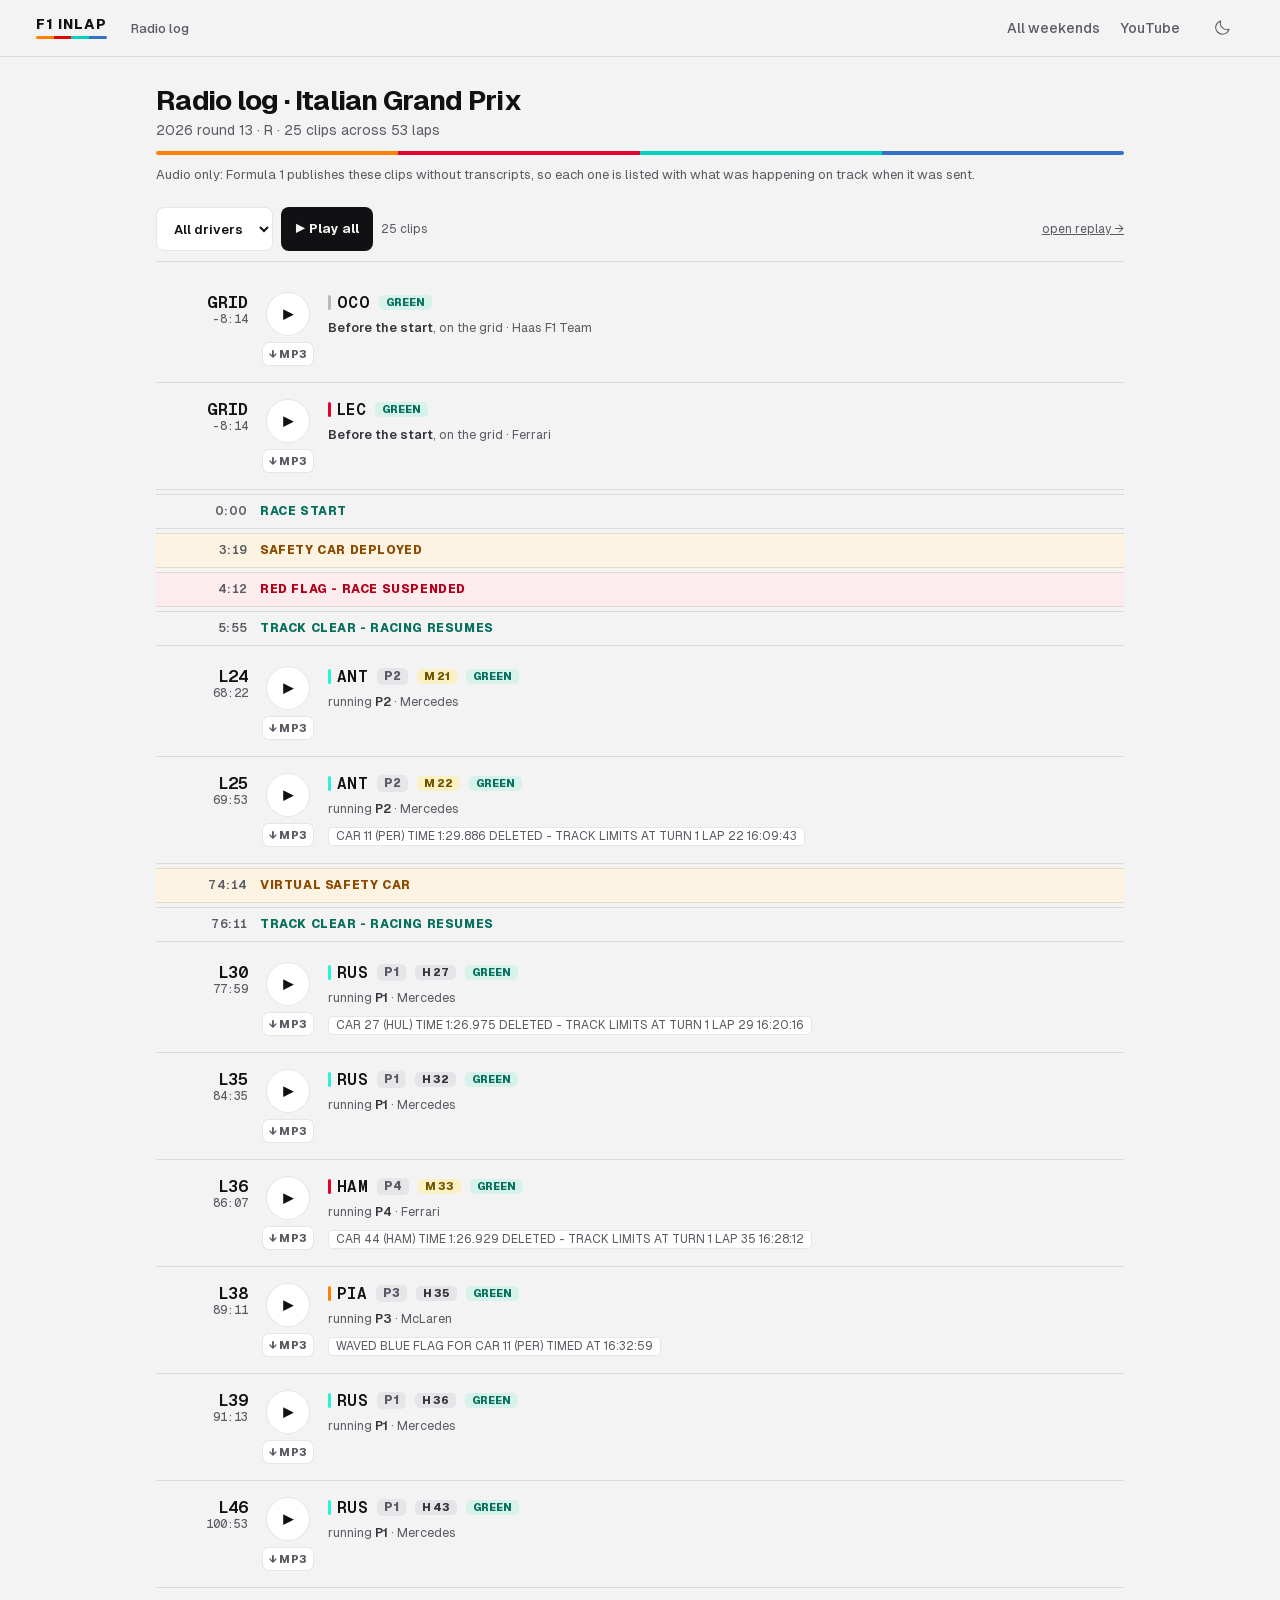
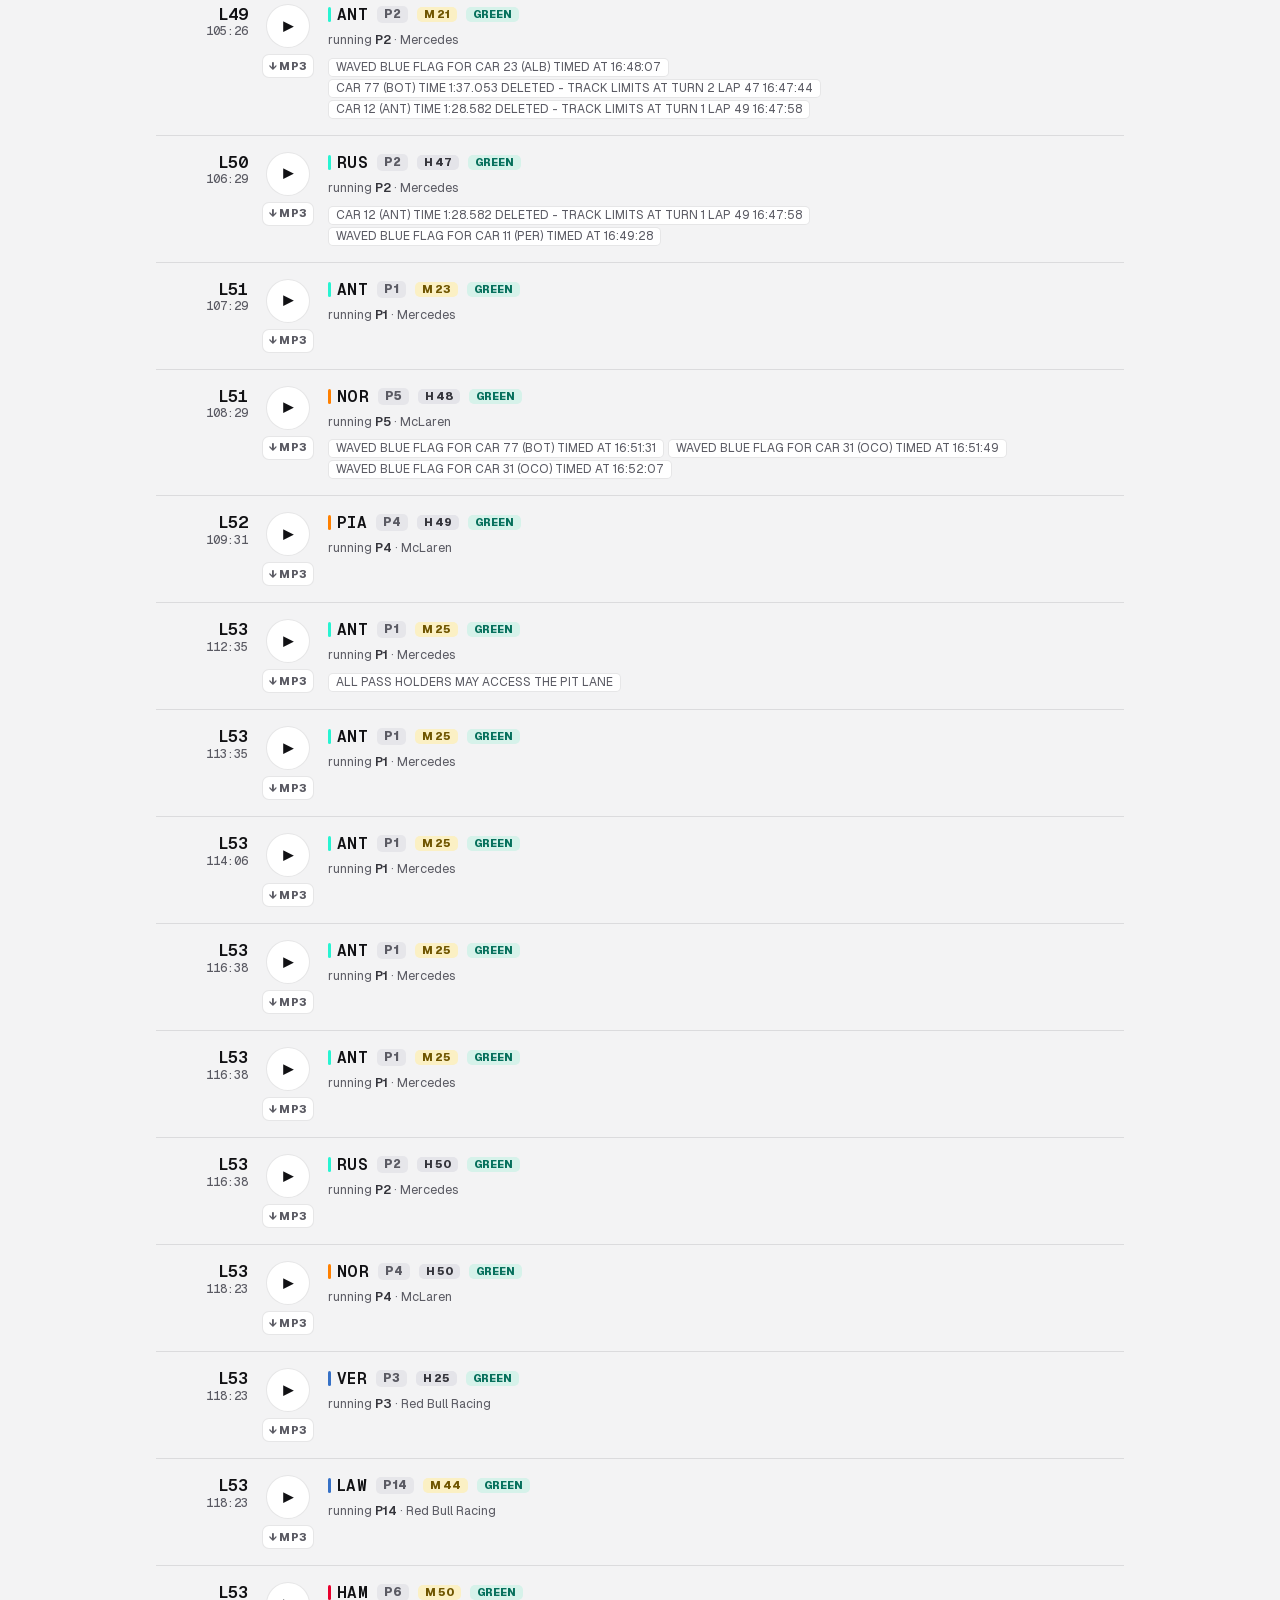
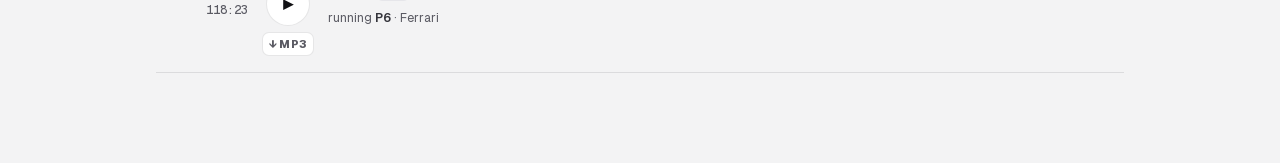
<file: replay/radio.html>
<!doctype html>
<html lang="en-GB">
<meta charset=utf-8>
<meta name=viewport content="width=device-width,initial-scale=1">
<title>Radio log · F1 Inlap</title>
<meta name="theme-color" content="#0b0b0d">
<link rel="stylesheet" href="../assets/brand.css?v=eb7bdc3d">
<script>
(function(){var t=null;try{t=localStorage.getItem("inlap-theme")}catch(e){}if(t==="light"||t==="dark")document.documentElement.setAttribute("data-theme",t)})();
</script>
<script src="../assets/theme.js?v=3c2d4f48" defer></script>
<link rel="icon" href="../favicon.png" type="image/png">

<!--
  Radio log - every team-radio clip in the race, in order, with what was happening around it.

  The replay player answers "what is happening now"; this answers "what was said, and why".
  Context per clip is derived from the same bundle: the driver's lap and running position at
  that moment, their tyre, the track status (green / yellow / SC / VSC / red), and the race
  control messages either side of it. Clips before the race start are labelled as grid radio
  rather than given a lap number, because the lap clock has not begun.
-->
<style>
/* design layer: carbon surfaces, low-opacity lines, AA-contrast ink, numbers in Geist Mono */
/* neutrals alias the shared brand.css tokens (one palette, both themes); only the semantic
   colours (tyres, flags, rows) are local */
:root{--bg:var(--carbon);--card:var(--tarmac);--line:var(--grid-line);--line2:var(--grid-line-strong);--fg:var(--ink-1);--fg2:var(--ink-2);--muted:var(--ink-3);--dim:var(--ink-4);
  --ok:#27f4d2;--accent:#ff8a3d;--bad:#e8002d;--warn:#ffd24a;--ctl:#16161c;--ctl-hover:#1d1d25;--chip:#1c1c22;--playing:#161010;
  --S-bg:#3a1013;--S:#ff6b73;--M-bg:#3a3410;--M:#ffd12e;--H-bg:#24242a;--H:#e8e8ea;--I-bg:#0d2e13;--I:#43b02a;--W-bg:#0b2440;--W:#5aa9e6;
  --G-bg:#0c3b33;--SC-bg:#3a2a10;--SC:#ffb44a;--red-row:#1a0d0f;--sc-row:#1a140a;
  /* driver codes wear ink with a team-colour bar in BOTH themes: blue team colours failed
     as text even on dark (Red Bull 4.13:1) */
  --team-ink:var(--fg);--team-bar:block}
/* light: pale tint behind dark text; every pill and label clears 4.5:1 */
@media (prefers-color-scheme:light){:root:not([data-theme="dark"]){  --ok:#06705c;--accent:#b34700;--bad:#c8001f;--warn:#7a5e00;--ctl:#ffffff;--ctl-hover:#ececef;--chip:#e6e6ea;--playing:#fdf1e9;
  --S-bg:#fde3e5;--S:#b0001a;--M-bg:#fbf0c4;--M:#6f5500;--H-bg:#e4e4e9;--H:#34343b;--I-bg:#dcf2e1;--I:#1d6b12;--W-bg:#dce8f7;--W:#1d5f9e;
  --G-bg:#d6f2ea;--SC-bg:#fde8cc;--SC:#8a4a00;--red-row:#fdeced;--sc-row:#fdf3e3;--team-ink:var(--fg);--team-bar:block}}
:root[data-theme="light"]{  --ok:#06705c;--accent:#b34700;--bad:#c8001f;--warn:#7a5e00;--ctl:#ffffff;--ctl-hover:#ececef;--chip:#e6e6ea;--playing:#fdf1e9;
  --S-bg:#fde3e5;--S:#b0001a;--M-bg:#fbf0c4;--M:#6f5500;--H-bg:#e4e4e9;--H:#34343b;--I-bg:#dcf2e1;--I:#1d6b12;--W-bg:#dce8f7;--W:#1d5f9e;
  --G-bg:#d6f2ea;--SC-bg:#fde8cc;--SC:#8a4a00;--red-row:#fdeced;--sc-row:#fdf3e3;--team-ink:var(--fg);--team-bar:block}
*{box-sizing:border-box}
body{background:var(--bg);color:var(--fg);font-family:"Geist",-apple-system,Segoe UI,Roboto,sans-serif;margin:0;padding:0 0 90px;-webkit-font-smoothing:antialiased}
.wrap{padding-left:16px;padding-right:16px}
.inlap-nav>div{padding:0 16px}
.wrap{max-width:1000px;margin:0 auto}
h1{font-weight:700;margin:26px 0 4px;font-size:28px;letter-spacing:-.025em;text-wrap:balance}
.sub{color:var(--muted);font-size:14px;margin-bottom:12px}
.sector{height:4px;background:linear-gradient(90deg,#ff8000 0 25%,#e8002d 25% 50%,#00d2be 50% 75%,#3671c6 75%);border-radius:3px;margin:0 0 18px}
.bar{display:flex;gap:8px;flex-wrap:wrap;align-items:center;margin-bottom:14px;position:sticky;top:56px;background:var(--bg);padding:10px 0;z-index:5;border-bottom:1px solid var(--line)}
select,button{background:var(--ctl);color:var(--fg);border:1px solid var(--line);border-radius:8px;padding:0 13px;min-height:44px;font:inherit;font-size:13px;font-weight:600;cursor:pointer;transition:background-color .15s,border-color .15s}
select:hover,button:hover{background:var(--ctl-hover);border-color:var(--line2)}
button:active{transform:scale(.97)}
button.primary{background:var(--fg);border-color:transparent;color:var(--bg);font-weight:700}
button.primary:hover{opacity:.9}
.t{color:var(--muted);font-size:12px}
.clip{display:flex;gap:14px;padding:16px 0;border-bottom:1px solid var(--line)}
.clip.playing{background:var(--playing);box-shadow:inset 3px 0 0 var(--accent)}
.when{flex:0 0 92px;text-align:right}
.lap{font:700 17px/1.2 "Geist Mono",ui-monospace,monospace;font-variant-numeric:tabular-nums;color:var(--team-ink,var(--team))}
.clock{color:var(--muted);font:500 12px "Geist Mono",ui-monospace,monospace;font-variant-numeric:tabular-nums}
.body{flex:1;min-width:0}
.who{display:flex;align-items:center;gap:9px;flex-wrap:wrap}
.code{font:700 16px "Geist Mono",ui-monospace,monospace;letter-spacing:.02em;color:var(--team-ink,var(--team));display:inline-flex;align-items:center;gap:6px}
/* light: team colours fail as TEXT on a pale surface, so codes wear ink and the team colour
   moves to a bar beside the code (identity by mark, never by text colour) */
.code::before{content:"";width:3px;height:15px;border-radius:2px;background:var(--team);display:var(--team-bar,none)}
.pos{background:var(--chip);border-radius:5px;padding:1px 7px;font-size:12px;font-weight:800;color:var(--muted)}
.tyre{font-size:11px;font-weight:800;padding:1px 7px;border-radius:5px}
.S{background:var(--S-bg);color:var(--S)}.M{background:var(--M-bg);color:var(--M)}.H{background:var(--H-bg);color:var(--H)}
.I{background:var(--I-bg);color:var(--I)}.W{background:var(--W-bg);color:var(--W)}
.flagpill{font-size:11px;font-weight:800;padding:1px 7px;border-radius:5px}
.f-green{background:var(--G-bg);color:var(--ok)}.f-yellow{background:var(--M-bg);color:var(--M)}
.f-sc{background:var(--SC-bg);color:var(--SC)}.f-red{background:var(--S-bg);color:var(--S)}
.ctx{color:var(--muted);font-size:12.5px;margin-top:6px;line-height:1.5}
.ctx b{color:var(--fg2);font-weight:600}
.rc{margin-top:6px;font-size:12px;color:var(--muted)}
.rc span{display:inline-block;background:var(--ctl);border:1px solid var(--line);border-radius:5px;padding:1px 7px;margin:2px 4px 0 0}
.play{flex:0 0 auto;display:flex;flex-direction:column;align-items:center;gap:6px}
.play button{width:44px;height:44px;border-radius:50%;font-size:15px;padding:0}
.dl{display:flex;align-items:center;justify-content:center;width:52px;height:24px;position:relative;
    border:1px solid var(--line);border-radius:7px;background:var(--ctl);color:var(--muted);
    text-decoration:none;font-size:11px;font-weight:800;letter-spacing:.02em}
/* invisible 44px-tall hit area, extended downwards so it never covers the play button above */
.dl::before{content:"";position:absolute;inset:-4px -4px -16px}
.note{color:var(--muted);font-size:13px;margin:-6px 0 14px}
.sr-only{position:absolute;width:1px;height:1px;overflow:hidden;clip:rect(0 0 0 0);white-space:nowrap}
.dl:hover{background:var(--ctl-hover);color:var(--fg);border-color:var(--line2)}
.empty{color:var(--muted);padding:30px 0}
.ev{display:flex;gap:12px;align-items:center;padding:9px 0;margin:4px 0;font-size:12px;
    font-weight:800;letter-spacing:.6px;border-top:1px solid var(--line);border-bottom:1px solid var(--line)}
.ev .evt{color:var(--muted);font-variant-numeric:tabular-nums;flex:0 0 92px;text-align:right;font-weight:600}
.ev-start{color:var(--ok)}.ev-red{color:var(--S);background:var(--red-row)}
.ev-sc{color:var(--SC);background:var(--sc-row)}.ev-vsc{color:var(--SC);background:var(--sc-row)}
.ev-clear{color:var(--ok)}
</style>
<header class="inlap-nav">
  <div>
    <a class="inlap-mark" href="../" aria-label="F1 Inlap home" translate="no">F1 INLAP</a>
    <span class="here">Radio log</span>
    <nav aria-label="Site">
      <a class="nav-back" href="../#data">All weekends</a>
      <a class="nav-yt" href="https://www.youtube.com/@f1inlap"><svg class="yt-i" viewBox="0 0 256 256" fill="currentColor" aria-hidden="true"><path d="M164.44,121.34l-48-32A8,8,0,0,0,104,96v64a8,8,0,0,0,12.44,6.66l48-32a8,8,0,0,0,0-13.32ZM120,145.05V111l25.58,17ZM234.33,69.52a24,24,0,0,0-14.49-16.4C185.56,39.88,131,40,128,40s-57.56-.12-91.84,13.12a24,24,0,0,0-14.49,16.4C19.08,79.5,16,97.74,16,128s3.08,48.5,5.67,58.48a24,24,0,0,0,14.49,16.41C69,215.56,120.4,216,127.34,216h1.32c6.94,0,58.37-.44,91.18-13.11a24,24,0,0,0,14.49-16.41c2.59-10,5.67-28.22,5.67-58.48S236.92,79.5,234.33,69.52Zm-15.49,113a8,8,0,0,1-4.77,5.49c-31.65,12.22-85.48,12-86,12H128c-.54,0-54.33.2-86-12a8,8,0,0,1-4.77-5.49C34.8,173.39,32,156.57,32,128s2.8-45.39,5.16-54.47A8,8,0,0,1,41.93,68c30.52-11.79,81.66-12,85.85-12h.27c.54,0,54.38-.18,86,12a8,8,0,0,1,4.77,5.49C221.2,82.61,224,99.43,224,128S221.2,173.39,218.84,182.47Z"/></svg><span class="yt-t">YouTube</span></a>
      <button class="theme-btn" type="button" aria-label="Switch theme"><svg class="i-moon" viewBox="0 0 256 256" fill="currentColor" aria-hidden="true"><path d="M233.54,142.23a8,8,0,0,0-8-2,88.08,88.08,0,0,1-109.8-109.8,8,8,0,0,0-10-10,104.84,104.84,0,0,0-52.91,37A104,104,0,0,0,136,224a103.09,103.09,0,0,0,62.52-20.88,104.84,104.84,0,0,0,37-52.91A8,8,0,0,0,233.54,142.23ZM188.9,190.34A88,88,0,0,1,65.66,67.11a89,89,0,0,1,31.4-26A106,106,0,0,0,96,56,104.11,104.11,0,0,0,200,160a106,106,0,0,0,14.92-1.06A89,89,0,0,1,188.9,190.34Z"/></svg><svg class="i-sun" viewBox="0 0 256 256" fill="currentColor" aria-hidden="true"><path d="M120,40V16a8,8,0,0,1,16,0V40a8,8,0,0,1-16,0Zm72,88a64,64,0,1,1-64-64A64.07,64.07,0,0,1,192,128Zm-16,0a48,48,0,1,0-48,48A48.05,48.05,0,0,0,176,128ZM58.34,69.66A8,8,0,0,0,69.66,58.34l-16-16A8,8,0,0,0,42.34,53.66Zm0,116.68-16,16a8,8,0,0,0,11.32,11.32l16-16a8,8,0,0,0-11.32-11.32ZM192,72a8,8,0,0,0,5.66-2.34l16-16a8,8,0,0,0-11.32-11.32l-16,16A8,8,0,0,0,192,72Zm5.66,114.34a8,8,0,0,0-11.32,11.32l16,16a8,8,0,0,0,11.32-11.32ZM48,128a8,8,0,0,0-8-8H16a8,8,0,0,0,0,16H40A8,8,0,0,0,48,128Zm80,80a8,8,0,0,0-8,8v24a8,8,0,0,0,16,0V216A8,8,0,0,0,128,208Zm112-88H216a8,8,0,0,0,0,16h24a8,8,0,0,0,0-16Z"/></svg></button>
    </nav>
  </div>
</header>
<main class=wrap>
  <h1 id=title>Radio log</h1>
  <div class=sub id=sub>loading…</div>
  <div class=sector></div>
  <p class=note id=note>Audio only: Formula 1 publishes these clips without transcripts, so each one is listed with what was happening on track when it was sent.</p>
  <div class=bar>
    <select id=drv aria-label="Filter by driver" onchange=render()><option value="">All drivers</option></select>
    <button type=button class=primary id=playall onclick=toggleAll()>▶ Play all</button>
    <span class=t id=count></span>
    <span style="flex:1"></span>
    <a id=replaylink class=t href="#" target=_blank>open replay →</a>
  </div>
  <div id=list></div>
</main>
<audio id=au></audio>
<script>
const $=s=>document.querySelector(s);
const P=new URLSearchParams(location.search);
const FILE=P.get('f')||'replay-2026-13-R.json';
let D=null, CLIPS=[], EV=[], playing=-1, chain=false;

const esc=t=>(t||'').replace(/[&<>"]/g,c=>({'&':'&amp;','<':'&lt;','>':'&gt;','"':'&quot;'}[c]));
const mmss=s=>{const neg=s<0;s=Math.abs(Math.round(s));
  return (neg?'-':'')+Math.floor(s/60)+':'+String(s%60).padStart(2,'0')};

// last entry at or before t - the state the race was in when the clip was recorded
function at(arr,t,key='t'){let r=null;for(const x of arr){if(x[key]<=t)r=x;else break}return r}

function flagOf(t){
  const s=at(D.trackStatus||[],t);
  if(!s) return {cls:'f-green',txt:'GREEN'};
  const m=(s.msg||'').toUpperCase(), c=String(s.code);
  if(c==='5'||m.includes('RED')) return {cls:'f-red',txt:'RED FLAG'};
  if(c==='4'||m.includes('SAFETY')) return {cls:'f-sc',txt:'SAFETY CAR'};
  if(c==='6'||c==='7'||m.includes('VIRTUAL')) return {cls:'f-sc',txt:'VSC'};
  if(c==='2'||m.includes('YELLOW')) return {cls:'f-yellow',txt:'YELLOW'};
  return {cls:'f-green',txt:'GREEN'};
}

function build(){
  const rc=(D.raceControl||[]).slice().sort((a,b)=>a.t-b.t);
  CLIPS=(D.radio||[]).slice().sort((a,b)=>a.t-b.t).map(r=>{
    const laps=D.laps[r.code]||[];
    const lap=at(laps,r.t);                       // the lap this driver was ON
    const pre=r.t < (D.meta.t0||0);               // before the lights: grid radio
    const st=(D.stints[r.code]||[]).filter(s=>s.tFrom<=r.t).pop();
    // race control either side: what prompted it, and what it led to
    const near=rc.filter(m=>m.t>=r.t-50 && m.t<=r.t+20)
                 .filter(m=>!/^CLEAR IN TRACK SECTOR/i.test(m.msg||''))
                 .slice(0,3);
    return {...r, lap:pre?null:(lap?lap.lap:null), pos:lap?lap.pos:null,
            pitting:lap?!!lap.pit:false, compound:st?st.compound:(lap?lap.compound:null),
            age:lap?lap.age:null, pre, flag:flagOf(r.t), rc:near,
            team:(D.drivers[r.code]||{}).team||'', col:(D.drivers[r.code]||{}).color||'#888'};
  });
}

// The big moments belong in the series even when no radio coincided with them: a red flag
// with no clip beside it is still the reason the next clip sounds like it does. Built from
// trackStatus TRANSITIONS rather than every entry, so a flurry of yellows is one marker.
function events(){
  const out=[], ts=(D.trackStatus||[]).slice().sort((a,b)=>a.t-b.t);
  const t0=D.meta.t0||0;
  out.push({t:t0, kind:'start', txt:'RACE START'});
  let openKind=null;
  for(const x of ts){
    const c=String(x.code), m=(x.msg||'').toUpperCase();
    let kind=null;
    // VSC MUST be tested before SC: the message "VSCDeployed" CONTAINS "SCDeployed", so a
    // naive substring test labels every virtual safety car as a full safety car - a
    // materially different race.
    if(c==='5'||m.includes('RED')) kind='red';
    else if(c==='6'||m.startsWith('VSC')||m.includes('VIRTUAL')) kind='vsc';
    else if(c==='4'||m.includes('SAFETYCAR')||m.startsWith('SCDEPLOYED')) kind='sc';
    if(kind && kind!==openKind && x.t>=t0){
      out.push({t:x.t, kind, txt:{red:'RED FLAG - RACE SUSPENDED',
        sc:'SAFETY CAR DEPLOYED', vsc:'VIRTUAL SAFETY CAR'}[kind]});
      openKind=kind;
    }
    if((c==='1'||m.includes('ALLCLEAR')) && openKind && x.t>=t0){
      out.push({t:x.t, kind:'clear', txt:'TRACK CLEAR - RACING RESUMES'});
      openKind=null;
    }
  }
  return out;
}

function dlName(c){
  const m=D.meta||{};
  const when = c.pre ? 'GRID' : ('L'+String(c.lap||0).padStart(2,'0'));
  const ev = (m.event||'race').replace(/[^A-Za-z0-9]+/g,'-').replace(/^-|-$/g,'');
  return `${ev}-${m.year||''}-${when}-${c.code}.mp3`;
}

// accessible name for a clip's play toggle; aria-pressed carries the playing state
const clipName=c=>`Play ${c.code} radio, ${c.pre?'on the grid':'lap '+(c.lap||'?')}`;

function render(){
  const f=$('#drv').value;
  const rows=CLIPS.filter(c=>!f||c.code===f);
  $('#count').textContent=`${rows.length} clip${rows.length===1?'':'s'}`;
  if(!rows.length){$('#list').innerHTML='<div class=empty>No radio clips.</div>';return}
  const merged=[...rows.map(c=>({t:c.t,clip:c})), ...EV.map(e=>({t:e.t,ev:e}))]
                 .sort((a,b)=>a.t-b.t);
  $('#list').innerHTML=merged.map(row=>{
    if(row.ev){
      const e=row.ev;
      return `<div class="ev ev-${e.kind}">
        <span class=evt>${mmss(e.t-(D.meta.t0||0))}</span>
        <span>${esc(e.txt)}</span></div>`;
    }
    const c=row.clip;
    const i=CLIPS.indexOf(c);
    const tyre=c.compound?`<span class="tyre ${c.compound[0]}">${c.compound[0]}${c.age?'&nbsp;'+c.age:''}</span>`:'';
    const bits=[];
    if(c.pre) bits.push('<b>Before the start</b>, on the grid');
    else{
      if(c.pos) bits.push(`running <b>P${c.pos}</b>`);
      if(c.pitting) bits.push('<b>in the pits</b> this lap');
    }
    if(c.team) bits.push(esc(c.team));
    return `<div class="clip${playing===i?' playing':''}" id=c${i}>
      <div class=when>
        <div class=lap style="--team:${c.col}">${c.pre?'GRID':'L'+(c.lap||'?')}</div>
        <div class=clock>${mmss(c.t-(D.meta.t0||0))}</div>
      </div>
      <div class=play>
        <button type=button id=pb${i} onclick="play(${i})" aria-pressed="${playing===i}" aria-label="${esc(clipName(c))}">${playing===i?'❚❚':'▶'}</button>
        <a class=dl href="${esc(c.url)}" download="${esc(dlName(c))}"
           title="Download ${esc(dlName(c))}" onclick="event.stopPropagation()"><span aria-hidden=true>↓&nbsp;</span>MP3<span class=sr-only>, download ${esc(clipName(c).replace(/^Play /,''))}</span></a>
      </div>
      <div class=body>
        <div class=who>
          <span class=code style="--team:${c.col}">${esc(c.code)}</span>
          ${c.pos?`<span class=pos>P${c.pos}</span>`:''}
          ${tyre}
          <span class="flagpill ${c.flag.cls}">${c.flag.txt}</span>
        </div>
        <div class=ctx>${bits.join(' · ')}</div>
        ${(c.summary||c.text)?`<div class=ctx>${esc(c.summary||c.text)}</div>`:''}
        ${c.rc.length?`<div class=rc>${c.rc.map(m=>`<span>${esc(m.msg)}</span>`).join('')}</div>`:''}
      </div></div>`;
  }).join('');
}

// Toggle the playing state on the affected rows only. Re-rendering the whole list (as this
// once did) replaced the focused button and dropped keyboard focus to <body>.
function setPlaying(i){
  const prev=playing; playing=i;
  for(const k of [prev,i]){
    if(k<0) continue;
    const row=document.getElementById('c'+k), b=document.getElementById('pb'+k);
    if(row) row.classList.toggle('playing',playing===k);
    if(b){b.textContent=playing===k?'❚❚':'▶'; b.setAttribute('aria-pressed',String(playing===k))}
  }
}
const reduceMotion=matchMedia('(prefers-reduced-motion: reduce)');
function play(i){
  const a=$('#au'), c=CLIPS[i];
  if(playing===i && !a.paused){a.pause();setPlaying(-1);return}
  setPlaying(i);
  a.onerror=()=>{if(c.src&&a.src!==c.src){a.onerror=null;a.src=c.src;a.play().catch(()=>{})}};
  a.src=c.url; a.play().catch(()=>{});
  const el=document.getElementById('c'+i);
  if(el) el.scrollIntoView({block:'center',behavior:reduceMotion.matches?'auto':'smooth'});
}
function toggleAll(){
  chain=!chain; $('#playall').textContent=chain?'■ Stop':'▶ Play all';
  if(chain) play(nextIdx(-1));
  else{$('#au').pause();setPlaying(-1)}
}
function nextIdx(from){
  const f=$('#drv').value;
  for(let i=from+1;i<CLIPS.length;i++) if(!f||CLIPS[i].code===f) return i;
  return -1;
}
$('#au').addEventListener('ended',()=>{
  if(!chain){setPlaying(-1);return}
  const n=nextIdx(playing);
  if(n<0){chain=false;$('#playall').textContent='▶ Play all';setPlaying(-1)}
  else play(n);
});

fetch(FILE).then(r=>r.json()).then(d=>{
  // same phantom-entrant guard as the player: a car with no laps would break context lookup
  for(const c of Object.keys(d.drivers||{})){
    if(!(d.laps&&d.laps[c]&&d.laps[c].length)){ delete d.drivers[c];
      d.radio=(d.radio||[]).filter(r=>r.code!==c); }
  }
  D=d; build(); EV=events();
  $('#title').textContent=`Radio log · ${d.meta.event}`;
  $('#sub').textContent=`${d.meta.year} round ${d.meta.round} · ${d.meta.session} · `
    +`${(d.radio||[]).length} clips across ${d.meta.totalLaps} laps`;
  $('#replaylink').href='dashboard.html?f='+encodeURIComponent(FILE);
  const codes=[...new Set(CLIPS.map(c=>c.code))].sort();
  $('#drv').innerHTML='<option value="">All drivers</option>'
    +codes.map(c=>`<option value="${c}">${c} (${CLIPS.filter(x=>x.code===c).length})</option>`).join('');
  render();
}).catch(e=>{$('#sub').textContent='Could not load '+FILE+': '+e});
</script>
</file>
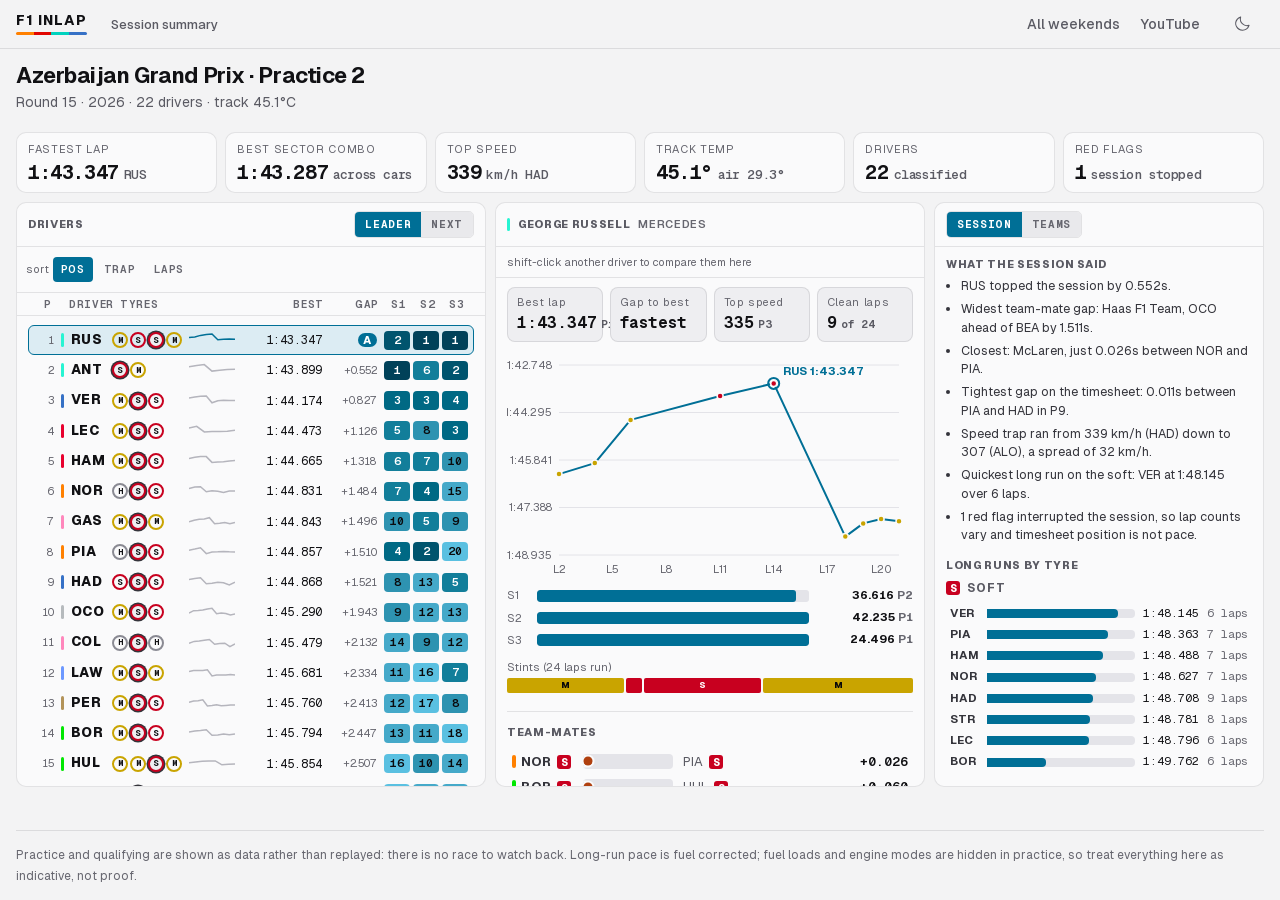
<file: replay/session.html>
<!doctype html><html lang="en-GB"><meta charset="utf-8">
<meta name="viewport" content="width=device-width,initial-scale=1">
<title>Session summary · F1 Inlap</title>
<meta name="theme-color" content="#08080a">
<link rel="stylesheet" href="../assets/brand.css?v=eb7bdc3d">
<script>
(function(){var t=null;try{t=localStorage.getItem("inlap-theme")}catch(e){}if(t==="light"||t==="dark")document.documentElement.setAttribute("data-theme",t)})();
</script>
<script src="../assets/theme.js?v=3c2d4f48" defer></script>
<link rel="icon" href="../favicon.png" type="image/png">

<!--
  SESSION SUMMARY - practice and qualifying, told as data rather than replayed.

  Why this is not the replay player: nobody wants to watch FP2 back lap by lap. They
  want to know what the session SAID. So there is no track map and no playback here -
  the session's story is carried by the numbers, for someone who has seen no footage.

  COLOUR, and why it is built the way it is (rules from the data-viz method):
  * 22 drivers is far past the ~7-class ceiling for categorical colour, so drivers are
    NEVER colour-encoded. Every per-driver panel is a SMALL MULTIPLE: one series, one
    hue. Team colour appears only as a 3px identity chip beside the name - a coloured
    mark next to the label, never the chart's encoding.
  * Top-speed bars are ONE colour for every bar. Drivers are a nominal category, and
    shading each bar darker-where-faster would double-encode length as hue.
  * The sector grid is a heatmap of RANK, which IS ordered, so it uses a single-hue
    sequential ramp - the one place a ramp is correct here.
  * Every palette below was validated with the method's own validator against this
    surface (#0b0b0e), not eyeballed:
      - sequential cyan ramp .... ok, light-end contrast 2.60:1
      - series + emphasis ....... ok, CVD dE 20.4 (deutan), normal-vision dE 28.8
      - tyre compounds .......... F1's own semantic colours. They FAIL the lightness
        band and the chroma floor (the hard tyre's white reads as grey), but they are
        constants the audience already knows and changing them would make the chart
        wrong. Kept, and ALWAYS paired with the letter S/M/H as secondary encoding,
        which is what the method requires for a borderline pair.
-->
<style>
@media (prefers-color-scheme:dark){:root:not([data-theme="light"]){color-scheme:dark}}
:root[data-theme="dark"]{color-scheme:dark}
:root{
  /* neutrals come from the shared brand.css (--ink-1..4, --grid-line, --pit/--carbon): one
     palette for the whole site. Only the data colours below are local. */
  --surface-0:var(--pit); --surface-1:#0f0f13; --surface-2:#16161c; --line:var(--grid-line);
  --series:#1b9ec0;          /* validated: single-series marks */
  --emphasis:#d95926;        /* validated: the highlighted driver */
  /* 7-step sequential ramp, OKLCH lightness stepped evenly 0.40 -> 0.80 at constant hue.
     Validated ordinal: monotone, every adjacent dL >= 0.06, light-end contrast 2.35:1,
     hue spread 9 degrees. Hand-picked hexes failed the adjacent-step gate at this length;
     stepping lightness arithmetically is what makes 7 steps legible rather than 4. */
  --seq-1:#00556c; --seq-2:#006880; --seq-3:#007c94; --seq-4:#0090a9;
  --seq-5:#24a5be; --seq-6:#42bad4; --seq-7:#5cd0ea;
  --good:#27f4d2; --bad:#ff5a6e;
  /* per-step heatmap ink: whichever of light/near-black reads better on that step */
  --seq-1-ink:#fff; --seq-2-ink:#fff; --seq-3-ink:#fff; --seq-4-ink:#0b0b0d;
  --seq-5-ink:#0b0b0d; --seq-6-ink:#0b0b0d; --seq-7-ink:#0b0b0d;
  --track:#16161c; --grid:#1b1b22; --inactive:#4a4a55; --ctl:#14141a; --tab:#101016;
  --tip-bg:#16161c; --tip-line:#33333d; --on-series:#08080a; --sel-a:#07181d; --sel-b:#1f110a;
  --ty-S:#e8002d; --ty-M:#ffd400; --ty-H:#e9e9ee; --ty-I:#22e07a; --ty-I-ink:#0b0b0d; --ty-W:#3671c6;
  --mono:var(--font-num);
}
@media (prefers-color-scheme:light){:root:not([data-theme="dark"]){
  /* LIGHT theme. Every value validated with the dataviz method's validator against the
     light panel (#fafafb): series #006f96 + emphasis #b0400f pass all checks (CVD dE 18.5,
     normal 25.8) and clear 5.4:1 as text; the 7-step ramp is OKLCH-stepped at hue 222,
     monotone, adjacent dL >= 0.06, light end 2.08:1. Rank 1 is the DARKEST step here. */
  --surface-0:var(--carbon); --surface-1:#fafafb; --surface-2:#eeeef1;
  --series:#006f96; --emphasis:#b0400f;
  --seq-1:#5ac0e1; --seq-2:#45a9c9; --seq-3:#2e93b1; --seq-4:#127e9a;
  --seq-5:#006984; --seq-6:#00546e; --seq-7:#004159;
  --seq-1-ink:#0b0b0d; --seq-2-ink:#0b0b0d; --seq-3-ink:#0b0b0d; --seq-4-ink:#fff;
  --seq-5-ink:#fff; --seq-6-ink:#fff; --seq-7-ink:#fff;
  --good:#06705c; --bad:#c8001f;
  --track:#e4e4e9; --grid:#e3e3e8; --inactive:#b5b5bd; --ctl:#ffffff; --tab:#e9e9ec;
  --tip-bg:#ffffff; --tip-line:rgba(17,17,20,.14); --on-series:#ffffff; --sel-a:#dcecf3; --sel-b:#f8e6dc;
  --ty-S:#c8001f; --ty-M:#c9a400; --ty-H:#8a8a93; --ty-I:#077a3c; --ty-I-ink:#fff; --ty-W:#2a62b8;
  color-scheme:light;
}}
:root[data-theme="light"]{
  /* LIGHT theme. Every value validated with the dataviz method's validator against the
     light panel (#fafafb): series #006f96 + emphasis #b0400f pass all checks (CVD dE 18.5,
     normal 25.8) and clear 5.4:1 as text; the 7-step ramp is OKLCH-stepped at hue 222,
     monotone, adjacent dL >= 0.06, light end 2.08:1. Rank 1 is the DARKEST step here. */
  --surface-0:var(--carbon); --surface-1:#fafafb; --surface-2:#eeeef1;
  --series:#006f96; --emphasis:#b0400f;
  --seq-1:#5ac0e1; --seq-2:#45a9c9; --seq-3:#2e93b1; --seq-4:#127e9a;
  --seq-5:#006984; --seq-6:#00546e; --seq-7:#004159;
  --seq-1-ink:#0b0b0d; --seq-2-ink:#0b0b0d; --seq-3-ink:#0b0b0d; --seq-4-ink:#fff;
  --seq-5-ink:#fff; --seq-6-ink:#fff; --seq-7-ink:#fff;
  --good:#06705c; --bad:#c8001f;
  --track:#e4e4e9; --grid:#e3e3e8; --inactive:#b5b5bd; --ctl:#ffffff; --tab:#e9e9ec;
  --tip-bg:#ffffff; --tip-line:rgba(17,17,20,.14); --on-series:#ffffff; --sel-a:#dcecf3; --sel-b:#f8e6dc;
  --ty-S:#c8001f; --ty-M:#c9a400; --ty-H:#8a8a93; --ty-I:#077a3c; --ty-I-ink:#fff; --ty-W:#2a62b8;
  color-scheme:light;
}
*{box-sizing:border-box}
body{margin:0;background:var(--surface-0);color:var(--ink-1);
     font:15px/1.5 "Geist",-apple-system,"SF Pro Text",Segoe UI,Roboto,Helvetica,Arial,sans-serif;
     -webkit-font-smoothing:antialiased;padding:0 0 90px}
/* side padding lives on the content, not the body, so the shared site nav runs full width */
.wrap{max-width:1280px;margin:0 auto;padding:0 18px}
.inlap-nav>div{max-width:1280px;padding:0 18px}
.kpi b,.num,.card .big b,.st2 b,.drow .t,.tm-hd .bt{font-family:var(--mono)}
a{color:var(--seq-4);text-decoration:none}a:hover{text-decoration:underline}
h1{font-size:27px;margin:22px 0 2px;letter-spacing:-.02em;font-weight:680;text-wrap:balance}
.sub{color:var(--ink-3);font-size:14px;margin-bottom:16px}
.sector{height:3px;border-radius:2px;margin:0 0 18px;
  background:linear-gradient(90deg,#ff8000 0 25%,#e8002d 25% 50%,#00d2be 50% 75%,#3671c6 75%)}
h2{font-size:12px;font-weight:800;letter-spacing:.06em;text-transform:uppercase;
   color:var(--ink-3);margin:30px 0 10px;display:flex;align-items:baseline;gap:10px}
h2 em{font-style:normal;color:var(--ink-4);font-weight:600;letter-spacing:0;
      text-transform:none;font-size:12.5px}
/* ---- KPI row: headline numbers are stat tiles, never one-bar charts ---- */
.kpis{display:grid;grid-template-columns:repeat(auto-fit,minmax(150px,1fr));gap:10px}
.kpi{background:var(--surface-1);border:1px solid var(--line);border-radius:10px;padding:11px 13px}
.kpi s{display:block;text-decoration:none;font-size:11px;letter-spacing:.06em;
       color:var(--ink-4);text-transform:uppercase;margin-bottom:3px}
.kpi b{display:block;font-size:24px;font-weight:800;letter-spacing:-.4px;
       font-variant-numeric:tabular-nums;line-height:1.15}
.kpi i{font-style:normal;color:var(--ink-3);font-size:13px;font-weight:600;margin-left:5px}
/* ---- key points ---- */
.points{background:var(--surface-1);border:1px solid var(--line);border-radius:10px;
        padding:14px 18px;margin-top:10px}
.points li{margin:0 0 7px;color:var(--ink-2);font-size:15px}
.points li:last-child{margin-bottom:0}
.points li b{color:var(--ink-1)}
/* ---- driver grid: small multiples, one series per panel ---- */
.grid{display:grid;grid-template-columns:repeat(auto-fill,minmax(232px,1fr));gap:9px}
.card{background:var(--surface-1);border:1px solid var(--line);border-radius:10px;
      padding:10px 11px;transition:border-color .12s,background .12s;cursor:pointer}
.card:hover,.card.on{border-color:#3a3a46;background:var(--surface-2)}
.card .hd{display:flex;align-items:center;gap:7px}
.chip{flex:0 0 3px;height:17px;border-radius:2px}
td .chip{width:4px;min-width:4px;border-radius:2px}
td.chipcell{width:10px;padding-right:0}
.card .cd{font-weight:800;font-size:16px;letter-spacing:.4px}
.card .ps{margin-left:auto;font-size:12px;color:var(--ink-3);font-variant-numeric:tabular-nums}
.card .tm{color:var(--ink-4);font-size:11.5px;margin:1px 0 7px;white-space:nowrap;
          overflow:hidden;text-overflow:ellipsis}
.card .big{display:flex;align-items:baseline;gap:7px}
.card .big b{font-size:18px;font-weight:800;font-variant-numeric:tabular-nums}
.card .big u{text-decoration:none;font-size:12.5px;color:var(--ink-3);font-variant-numeric:tabular-nums}
.spark{width:100%;height:34px;display:block;margin:6px 0 5px}
.meta{display:flex;gap:9px;font-size:11px;color:var(--ink-4);flex-wrap:wrap;align-items:center}
.meta b{color:var(--ink-2);font-weight:700;font-variant-numeric:tabular-nums}
.tyres{display:flex;gap:3px}
.ty{font-size:10px;font-weight:800;width:14px;height:14px;border-radius:3px;
    display:grid;place-items:center;color:#08080a}
.ty.S{background:var(--ty-S);color:#fff}.ty.M{background:var(--ty-M);color:#0b0b0d}.ty.H{background:var(--ty-H);color:#0b0b0d}
.ty.I{background:#22e07a}.ty.W{background:#3671c6;color:#fff}
/* ---- charts ---- */
.panel{background:var(--surface-1);border:1px solid var(--line);border-radius:10px;padding:14px 16px;
        overflow-x:auto}
/* td/th are nowrap so numbers never wrap mid-value; without containing that here the
   widest table stretched the whole PAGE past the viewport on a phone and every section
   inherited the overflow. The table scrolls inside its own panel instead. */
/* Grid and flex children default to min-width:auto, i.e. they refuse to shrink below
   their CONTENT. One wide nowrap table therefore widened its grid column, which widened
   the page, and every other section inherited the overflow. These let the columns shrink
   so .panel's own overflow-x:auto is what actually scrolls. */
.two>div,.kpis>*,.grid>*,.panel,.points{min-width:0}
.two>div>.panel{max-width:100%}
@media(max-width:560px){
  body{padding:0 0 80px} .wrap{padding:0 12px} .inlap-nav>div{padding:0 12px}
  .grid{grid-template-columns:repeat(auto-fill,minmax(160px,1fr));gap:7px}
  /* two across on phones: at the larger type, three tiles clipped "1:42.526 RUS" */
  .kpis{grid-template-columns:repeat(2,minmax(0,1fr));gap:7px}
  .kpi b{font-size:20px} h1{font-size:21px}
  .card .big b{font-size:16px}
}
.two{display:grid;grid-template-columns:1fr 1fr;gap:10px}
@media(max-width:900px){.two{grid-template-columns:1fr}}
table{width:100%;border-collapse:collapse}
td,th{padding:3px 5px;font-size:13px;text-align:left;white-space:nowrap}
th{color:var(--ink-4);font-size:12px;letter-spacing:.06em;text-transform:uppercase;font-weight:700}
.num{text-align:right;font-variant-numeric:tabular-nums}
.bar{height:9px;border-radius:0 4px 4px 0;background:var(--series)}
.bar.on{background:var(--emphasis)}
.bartrack{background:var(--track);border-radius:0 4px 4px 0;height:9px;position:relative}
/* dumbbell */
.db{position:relative;height:15px;background:var(--track);border-radius:4px;overflow:hidden}
.db i{position:absolute;top:50%;transform:translateY(-50%);height:3px;background:var(--series);border-radius:2px}
.db u{position:absolute;top:50%;transform:translate(-50%,-50%);width:9px;height:9px;border-radius:50%;
      text-decoration:none;box-shadow:0 0 0 2px var(--surface-1)}
.db u.a{background:var(--series)} .db u.b{background:var(--emphasis)}
/* heatmap */
.heat td{padding:2px 3px}
.cell{display:block;height:19px;border-radius:3px;display:grid;place-items:center;
      font-size:11px;font-weight:700;color:var(--seq-7-ink);font-variant-numeric:tabular-nums}
.legend{display:flex;align-items:center;gap:7px;font-size:11px;color:var(--ink-4);margin-top:9px;flex-wrap:wrap}
.legend .sw{width:16px;height:9px;border-radius:2px}
.legend .k{display:flex;align-items:center;gap:4px}
/* tooltip */
#tip{position:fixed;z-index:99;pointer-events:none;background:var(--tip-bg);border:1px solid var(--tip-line);
     border-radius:7px;padding:7px 9px;font-size:12.5px;color:var(--ink-1);display:none;
     box-shadow:0 6px 24px rgba(0,0,0,.6);max-width:250px;line-height:1.45}
#tip b{color:var(--ink-1)}#tip s{text-decoration:none;color:var(--ink-3)}
.foot{color:var(--ink-4);font-size:12px;margin-top:34px;border-top:1px solid var(--line);
      padding-top:14px;line-height:1.7}
.toggle{background:var(--ctl);color:var(--ink-2);border:1px solid var(--line);border-radius:6px;
        padding:4px 9px;font:600 11.5px var(--mono);cursor:pointer;margin-left:auto}
.toggle:hover{color:var(--ink-1);border-color:#3a3a46}
#load{padding:50px 0;color:var(--ink-3)}

/* ================= DESKTOP DASHBOARD =================
   Below 1180px this page is the stacked, scrolling layout. At desktop width it becomes a
   three-pane console that fills the viewport: driver rail, detail, session charts. The
   point is that nothing needs scrolling to be found - a session has ~22 drivers and six
   views, which fits a desktop screen if it is laid out as panes instead of a column.
   COMPARE MODE is the one place two series share a plot, and it uses exactly the two
   validated hues (#1b9ec0 / #d95926, CVD dE 20.4) plus direct labels - never more. */
@media(min-width:1180px){
  body{padding:0 0 14px;height:100vh;overflow:hidden;display:flex;flex-direction:column}
  .wrap{max-width:none;flex:1 1 auto;min-height:0;display:flex;flex-direction:column;padding:0 16px;width:100%}
  .inlap-nav{flex:0 0 auto;position:static}
  .inlap-nav>div{max-width:none;padding:0 16px;height:48px}
  h1{font-size:22px;margin:10px 0 0}
  .sub{margin-bottom:9px}
  .sector{margin:0 0 10px}
  #body{flex:1 1 auto;min-height:0;display:flex;flex-direction:column;gap:9px}
  .kpis{grid-template-columns:repeat(6,minmax(0,1fr));gap:8px;flex:0 0 auto}
  .kpi{padding:8px 11px}.kpi b{font-size:20px}
  h2{margin:0 0 6px}
  #deskOnly{display:flex;gap:9px;flex:1 1 auto;min-height:0}
  #mobileOnly{display:none}
  .pane{background:var(--surface-1);border:1px solid var(--line);border-radius:10px;
        display:flex;flex-direction:column;min-height:0;min-width:0}
  .pane>h2{margin:0;padding:0 11px;min-height:44px;font-size:11px;letter-spacing:.06em;text-transform:uppercase;
           color:var(--ink-3);font-weight:800;border-bottom:1px solid var(--line);
           display:flex;align-items:center;gap:8px;flex:0 0 auto}
  .pane>.inner{flex:1 1 auto;min-height:0;overflow:auto;padding:9px 11px}
  #rail{flex:0 0 470px}
  .tys{display:flex;align-items:center;gap:2px;flex:0 0 70px;cursor:help}
  .tyi{width:16px;height:16px;border-radius:50%;box-sizing:border-box;border:2.5px solid var(--ty-M);
       display:grid;place-items:center;font:800 8.5px/1 var(--mono);font-style:normal;color:var(--ink-1)}
  .tyi.S{border-color:var(--ty-S)} .tyi.M{border-color:var(--ty-M)} .tyi.H{border-color:var(--ty-H)}
  .tyi.I{border-color:var(--ty-I)} .tyi.W{border-color:var(--ty-W)}
  .tyi.b{background:var(--surface-2);box-shadow:0 0 0 1.5px var(--ink-2)}
  .tymore{font:700 11px var(--mono);font-style:normal;color:var(--ink-4);margin-left:1px}
  .railhead .hty{width:70px}
  #side{flex-basis:330px!important}
  .rks{display:flex;gap:3px;flex:0 0 auto}
  .rk{width:26px;height:19px;border-radius:4px;display:grid;place-items:center;font:700 11.5px var(--mono);
      font-variant-numeric:tabular-nums}
  .railhead{display:flex;align-items:center;gap:7px;padding:5px 15px 4px;font:700 11px var(--mono);
      letter-spacing:.06em;text-transform:uppercase;color:var(--ink-4);border-bottom:1px solid var(--line)}
  .railhead .hp{width:20px;text-align:right} .railhead .hc{width:44px;margin-left:10px}
  .railhead .ht{flex:1 1 auto;text-align:right} .railhead .hg{width:48px;text-align:right}
  .railhead .hr{display:flex;gap:3px} .railhead .hr span{width:26px;text-align:center}
  .cbox{margin-top:18px;padding-top:12px;border-top:1px solid var(--line)}
  .cbox h3{margin:0 0 8px;font-size:11px;letter-spacing:.06em;text-transform:uppercase;color:var(--ink-3);font-weight:800}
  #detail{flex:1 1 auto}
  #side{flex:0 0 372px}
  .sortbtn{background:none;border:0;color:var(--ink-4);font:700 11px var(--mono);cursor:pointer;
           letter-spacing:.06em;padding:6px 8px;border-radius:4px;position:relative}
  /* invisible 44px-tall hit areas on the small toggles (no visual pseudo-elements on these) */
  .sortbtn::before,.gapTab::before,.sideTab::before{content:"";position:absolute;left:0;right:0;top:-10px;bottom:-10px}
  .sortbtn:hover{color:var(--ink-1)} .sortbtn.on{color:var(--on-series);background:var(--series)}
  .drow{display:flex;align-items:center;gap:7px;padding:4px 5px;border-radius:6px;cursor:pointer;
        border:1px solid transparent}
  .drow:hover{background:var(--surface-2)}
  .drow.a{background:var(--sel-a);border-color:var(--series)}
  .drow.b{background:var(--sel-b);border-color:var(--emphasis)}
  .drow .p{width:20px;font-size:11px;color:var(--ink-4);text-align:right;font-variant-numeric:tabular-nums}
  .drow .c{font-weight:800;font-size:13.5px;width:34px;letter-spacing:.3px}
  .drow .t{flex:1 1 auto;font-size:12px;color:var(--ink-1);text-align:right;font-variant-numeric:tabular-nums}
  .drow .g{font-size:11px;color:var(--ink-4);width:48px;text-align:right;font-variant-numeric:tabular-nums}
  .drow .sp{flex:0 0 46px;height:14px}
  .pill{font-size:11px;font-weight:800;padding:1px 5px;border-radius:9px;letter-spacing:.06em}
  .pill.a{background:var(--series);color:var(--on-series)} .pill.b{background:var(--emphasis);color:var(--on-series)}
  .cmpbar{display:flex;align-items:center;gap:8px;font-size:11.5px;color:var(--ink-3);
          padding:7px 11px;border-bottom:1px solid var(--line);flex:0 0 auto;flex-wrap:wrap}
  .cmpbar b{color:var(--ink-1)}
  .hint{color:var(--ink-4);font-size:11px}
  .statline{display:grid;grid-template-columns:repeat(4,minmax(0,1fr));gap:7px;margin-bottom:9px}
  .st2{background:var(--surface-2);border:1px solid var(--line);border-radius:8px;padding:6px 9px}
  .st2 s{display:block;text-decoration:none;font-size:11px;letter-spacing:.06em;color:var(--ink-4)}
  .st2 b{font-size:16px;font-weight:800;font-variant-numeric:tabular-nums}
  .st2 i{font-style:normal;color:var(--ink-3);font-size:11px;margin-left:4px}
  #trace{width:100%;height:230px;display:block}
  .secrow{display:flex;align-items:center;gap:8px;margin:5px 0;font-size:11px;color:var(--ink-4)}
  .secrow s{text-decoration:none;flex:0 0 22px}
  .secrow .tk{flex:1 1 auto;height:12px;background:var(--track);border-radius:3px;position:relative;overflow:hidden}
  .secrow .fl{position:absolute;top:0;height:100%;border-radius:3px}
  .secrow b{flex:0 0 96px;text-align:right;font-size:11.5px;color:var(--ink-1);font-variant-numeric:tabular-nums}
  .stint{display:flex;gap:2px;height:15px;margin-top:3px}
  .stint span{border-radius:2px;display:grid;place-items:center;font-size:9px;font-weight:800;color:#08080a}
  #side .panelbox{margin-bottom:12px}
  #side h3{margin:0 0 5px;font-size:11px;letter-spacing:.06em;text-transform:uppercase;color:var(--ink-3);font-weight:800}
  #side table td,#side table th{font-size:11.5px;padding:2px 4px}
  #side .cell{height:15px;font-size:11px}
  #side .db{height:12px}
  .seg2{display:inline-flex;border:1px solid var(--line);border-radius:5px}
  .seg2>button:first-child{border-radius:4px 0 0 4px}.seg2>button:last-child{border-radius:0 4px 4px 0}
  .sideTab{border:0;background:var(--tab);color:var(--ink-4);font:800 11px var(--mono);
           letter-spacing:.06em;padding:6px 10px;cursor:pointer;position:relative}
  .sideTab.on{background:var(--series);color:var(--on-series)}
  .gapTab{border:0;background:var(--tab);color:var(--ink-4);font:800 11px var(--mono);
          letter-spacing:.06em;padding:6px 10px;cursor:pointer;position:relative}
  .gapTab.on{background:var(--series);color:var(--on-series)}
  .railsort{display:flex;align-items:center;gap:3px;padding:10px 9px;border-bottom:1px solid var(--line);
            font-size:11px;letter-spacing:.06em;color:var(--ink-4);flex:0 0 auto}
  .tm-row{border:1px solid var(--line);border-radius:8px;padding:7px 9px;margin-bottom:6px;
          background:var(--surface-2);cursor:pointer}
  .tm-row.on{border-color:var(--series)}
  .tm-hd{display:flex;align-items:center;gap:7px}
  .tm-hd .pp{width:17px;font-size:11px;color:var(--ink-4);font-variant-numeric:tabular-nums}
  .tm-hd .nm{font-weight:800;font-size:12.5px;flex:1 1 auto;min-width:0;overflow:hidden;
             text-overflow:ellipsis;white-space:nowrap}
  .tm-hd .bt{font-size:12px;font-variant-numeric:tabular-nums}
  .tm-hd .gp{font-size:11px;color:var(--ink-4);width:52px;text-align:right;font-variant-numeric:tabular-nums}
  .tm-meta{display:flex;gap:9px;font-size:11px;color:var(--ink-4);margin-top:4px;flex-wrap:wrap}
  .tm-meta b{color:var(--ink-2)}
  .tm-ins{margin-top:6px;font-size:11.5px;line-height:1.5;color:var(--ink-3);display:none}
  .tm-row.on .tm-ins{display:block}
  .tm-ins div{margin-bottom:3px}
  .tm-ins s{text-decoration:none;display:inline-block;min-width:44px;color:var(--ink-4);
            font-weight:800;font-size:11px;letter-spacing:.06em}
  .tm-bar{height:5px;border-radius:3px;background:var(--track);margin-top:5px;overflow:hidden}
  .tm-bar i{display:block;height:100%;background:var(--series);border-radius:3px}
  .pointsD{font-size:12.5px;color:var(--ink-2);line-height:1.5;margin:0;padding-left:15px}
  .pointsD li{margin-bottom:4px}
}
@media(max-width:1179px){ #deskOnly{display:none} }


/* previous / next session, top right; also the keyboard's left and right arrows */
.snav{display:inline-flex;align-items:center;gap:4px;margin-right:4px}
.snav[hidden],.inlap-nav a[hidden]{display:none!important}
.snav-a{display:inline-flex;align-items:center;gap:6px;height:44px;padding:0 11px;border-radius:999px;
  color:var(--ink-2)!important;text-decoration:none!important;font:600 13px/1 var(--mono);white-space:nowrap;
  box-shadow:inset 0 0 0 1px var(--line);transition:background-color .15s,color .15s}
.snav-a:hover{background:var(--surface-2);color:var(--ink-1)!important}
.snav-a svg{width:16px;height:16px;flex:none}
.snav-a[aria-disabled="true"]{opacity:.35;pointer-events:none}
.sr-only{position:absolute;width:1px;height:1px;overflow:hidden;clip:rect(0 0 0 0);white-space:nowrap}
.xs-show{display:none}
/* phones: arrows become 44px icon buttons; their visible label moves to screen-reader text so
   the accessible name still starts with it */
@media (max-width:640px){.snav-l{position:absolute;width:1px;height:1px;overflow:hidden;clip:rect(0 0 0 0);white-space:nowrap}
  .snav-a{width:44px;height:44px;justify-content:center;padding:0}.snav{gap:2px;margin-right:0}
  .inlap-nav .here{display:none}}
/* smallest phones: the back link shortens rather than disappearing */
@media (max-width:400px){.xs-hide{display:none}.xs-show{display:inline}}
.tyx{font:600 11px var(--mono);color:var(--ink-3);border:1px solid var(--line);border-radius:4px;padding:0 4px;margin-left:4px}
/* tyre chips inside table cells sit inline with the driver code */
td .ty{display:inline-grid;vertical-align:middle;margin-left:3px}

/* centre-pane analysis visuals */
.vhero{display:flex;align-items:baseline;gap:12px;margin:0 0 10px}
.vhero>b{font:700 30px/1 var(--mono);letter-spacing:-.02em;color:var(--ink-1);font-variant-numeric:tabular-nums}
.vhero>span{color:var(--ink-3);font-size:13px;line-height:1.45}
.vhero .ty{display:inline-grid;vertical-align:middle}
.bartrack.stack{display:flex;gap:2px;background:none}
.bartrack.stack i{display:block;height:100%;border-radius:2px}
.legend .sw{display:inline-block;width:10px;height:10px;border-radius:2px;margin-right:5px;vertical-align:-1px}
.plan{display:flex;flex-direction:column;gap:3px}
.plan-row,.plan-axis{display:flex;align-items:center;gap:8px;cursor:pointer}
.plan-axis{cursor:default}
.plan-c,.plan-axis>span{flex:0 0 38px;font:700 12px var(--mono)}
.plan-track{position:relative;flex:1 1 auto;height:16px}
.plan-axis .plan-track{height:14px}
.plan-axis i{position:absolute;transform:translateX(-50%);font:500 11px var(--mono);font-style:normal;color:var(--ink-4)}
.plan-row:hover .plan-track{background:var(--surface-2);border-radius:4px}
.plan .seg{position:absolute;top:2px;height:12px;border-radius:4px;display:grid;place-items:center;
  font:800 9px/1 var(--mono);color:#0b0b0d;background:var(--ty-M)}
.plan .seg.S{background:var(--ty-S);color:#fff} .plan .seg.M{background:var(--ty-M)} .plan .seg.H{background:var(--ty-H)}
.plan .seg.U{background:var(--inactive);color:var(--ink-1)} .plan .seg.I{background:var(--ty-I);color:var(--ty-I-ink)} .plan .seg.W{background:var(--ty-W);color:#fff}
.plan-best{position:absolute;top:0;width:8px;height:8px;margin-left:-4px;background:var(--ink-1);
  transform:rotate(45deg);box-shadow:0 0 0 1.5px var(--surface-1);pointer-events:none}
.plan-best-key{position:relative;display:inline-block;top:auto;margin:0 4px 0 2px}

/* season context */
.formt thead th{font:600 12px var(--mono);color:var(--ink-4);text-transform:uppercase;letter-spacing:.06em;text-align:left;padding-bottom:6px;position:relative}
.formt thead th.num{text-align:right}
.formt .axl{position:absolute;left:6px} .formt .axr{float:right;text-transform:none;letter-spacing:0}
.formt tbody tr{cursor:pointer}
.dots{position:relative;height:16px;margin:0 6px;background:linear-gradient(var(--track),var(--track)) 0 50%/100% 2px no-repeat}
.dots i{position:absolute;top:50%;transform:translate(-50%,-50%);display:block}
.dots .link{transform:translateY(-50%);height:3px;background:var(--series);opacity:.35;border-radius:2px}
.dots .ring{width:11px;height:11px;border-radius:50%;border:2px solid var(--ink-3);background:var(--surface-1)}
.dots .tick{width:2px;height:12px;background:var(--ink-4);border-radius:1px}
.dots .now{width:11px;height:11px;border-radius:50%;background:var(--series);box-shadow:0 0 0 2px var(--surface-1)}
.dots .now.on{background:var(--emphasis)}
.legend .lg{display:inline-block;margin-right:5px;vertical-align:-1px}
.legend .lg.now{width:10px;height:10px;border-radius:50%;background:var(--series)}
.legend .lg.ring{width:10px;height:10px;border-radius:50%;border:2px solid var(--ink-3);box-sizing:border-box}
.legend .lg.tick{width:2px;height:11px;background:var(--ink-4)}
.legend .lg.line{width:14px;height:3px;border-radius:2px;vertical-align:2px}
.legend .lg.dash{width:14px;height:0;border-top:1.5px dashed;vertical-align:3px}
.legend .lg.tri{width:0;height:0;border:5px solid transparent;border-top:0;border-bottom:8px solid}
.devbar{display:flex;align-items:center;gap:6px;flex-wrap:wrap;margin:0 0 8px}
.devteam{margin-left:auto;display:flex;align-items:center;gap:6px;font-weight:700;color:var(--ink-1)}
.devteam .chip{display:inline-block;width:3px;height:12px}

/* race mode */
:root{--sc-band:rgb(255 212 0 / .07)}
@media (prefers-color-scheme:light){:root:not([data-theme="dark"]){--sc-band:rgb(180 140 0 / .10)}}
:root[data-theme="light"]{--sc-band:rgb(180 140 0 / .10)}
.h4note{font-style:normal;text-transform:none;letter-spacing:0;color:var(--ink-4);font-weight:500;margin-left:6px}
.legend .lg.sc{width:14px;height:10px;background:var(--sc-band);outline:1px solid var(--line)}
.dbar{position:relative;height:9px}
.dbar .mid{position:absolute;left:50%;top:-3px;bottom:-3px;width:1px;background:var(--line)}
.dbar .b{position:absolute;top:0;height:100%;border-radius:2px}
.dbar .b.up{background:var(--series)} .dbar .b.dn{background:var(--inactive)}

.tyi.U{border-color:var(--inactive)!important;color:var(--ink-3)!important;background:none!important}
</style>
<header class="inlap-nav">
  <div>
    <a class="inlap-mark" href="../" aria-label="F1 Inlap home" translate="no">F1 INLAP</a>
    <span class="here">Session summary</span>
    <nav aria-label="Site">
      <span class="snav" id="snav" hidden>
        <a id="prevS" class="snav-a" href="#"><svg viewBox="0 0 256 256" fill="currentColor" aria-hidden="true"><path d="M165.66,202.34a8,8,0,0,1-11.32,11.32l-80-80a8,8,0,0,1,0-11.32l80-80a8,8,0,0,1,11.32,11.32L91.31,128Z"/></svg><span class="snav-l" id="prevL"></span><span class="sr-only" id="prevX"></span></a>
        <a id="nextS" class="snav-a" href="#"><span class="snav-l" id="nextL"></span><span class="sr-only" id="nextX"></span><svg viewBox="0 0 256 256" fill="currentColor" aria-hidden="true"><path d="M181.66,133.66l-80,80a8,8,0,0,1-11.32-11.32L164.69,128,90.34,53.66a8,8,0,0,1,11.32-11.32l80,80A8,8,0,0,1,181.66,133.66Z"/></svg></a>
      </span>
      <a id="toReplay" class="hide-sm" href="#" hidden>Watch the replay</a>
      <a class="nav-back" href="../#data"><span class="xs-hide">All weekends</span><span class="xs-show">Weekends</span></a>
      <a class="nav-yt" href="https://www.youtube.com/@f1inlap"><svg class="yt-i" viewBox="0 0 256 256" fill="currentColor" aria-hidden="true"><path d="M164.44,121.34l-48-32A8,8,0,0,0,104,96v64a8,8,0,0,0,12.44,6.66l48-32a8,8,0,0,0,0-13.32ZM120,145.05V111l25.58,17ZM234.33,69.52a24,24,0,0,0-14.49-16.4C185.56,39.88,131,40,128,40s-57.56-.12-91.84,13.12a24,24,0,0,0-14.49,16.4C19.08,79.5,16,97.74,16,128s3.08,48.5,5.67,58.48a24,24,0,0,0,14.49,16.41C69,215.56,120.4,216,127.34,216h1.32c6.94,0,58.37-.44,91.18-13.11a24,24,0,0,0,14.49-16.41c2.59-10,5.67-28.22,5.67-58.48S236.92,79.5,234.33,69.52Zm-15.49,113a8,8,0,0,1-4.77,5.49c-31.65,12.22-85.48,12-86,12H128c-.54,0-54.33.2-86-12a8,8,0,0,1-4.77-5.49C34.8,173.39,32,156.57,32,128s2.8-45.39,5.16-54.47A8,8,0,0,1,41.93,68c30.52-11.79,81.66-12,85.85-12h.27c.54,0,54.38-.18,86,12a8,8,0,0,1,4.77,5.49C221.2,82.61,224,99.43,224,128S221.2,173.39,218.84,182.47Z"/></svg><span class="yt-t">YouTube</span></a>
      <button class="theme-btn" type="button" aria-label="Switch theme"><svg class="i-moon" viewBox="0 0 256 256" fill="currentColor" aria-hidden="true"><path d="M233.54,142.23a8,8,0,0,0-8-2,88.08,88.08,0,0,1-109.8-109.8,8,8,0,0,0-10-10,104.84,104.84,0,0,0-52.91,37A104,104,0,0,0,136,224a103.09,103.09,0,0,0,62.52-20.88,104.84,104.84,0,0,0,37-52.91A8,8,0,0,0,233.54,142.23ZM188.9,190.34A88,88,0,0,1,65.66,67.11a89,89,0,0,1,31.4-26A106,106,0,0,0,96,56,104.11,104.11,0,0,0,200,160a106,106,0,0,0,14.92-1.06A89,89,0,0,1,188.9,190.34Z"/></svg><svg class="i-sun" viewBox="0 0 256 256" fill="currentColor" aria-hidden="true"><path d="M120,40V16a8,8,0,0,1,16,0V40a8,8,0,0,1-16,0Zm72,88a64,64,0,1,1-64-64A64.07,64.07,0,0,1,192,128Zm-16,0a48,48,0,1,0-48,48A48.05,48.05,0,0,0,176,128ZM58.34,69.66A8,8,0,0,0,69.66,58.34l-16-16A8,8,0,0,0,42.34,53.66Zm0,116.68-16,16a8,8,0,0,0,11.32,11.32l16-16a8,8,0,0,0-11.32-11.32ZM192,72a8,8,0,0,0,5.66-2.34l16-16a8,8,0,0,0-11.32-11.32l-16,16A8,8,0,0,0,192,72Zm5.66,114.34a8,8,0,0,0-11.32,11.32l16,16a8,8,0,0,0,11.32-11.32ZM48,128a8,8,0,0,0-8-8H16a8,8,0,0,0,0,16H40A8,8,0,0,0,48,128Zm80,80a8,8,0,0,0-8,8v24a8,8,0,0,0,16,0V216A8,8,0,0,0,128,208Zm112-88H216a8,8,0,0,0,0,16h24a8,8,0,0,0,0-16Z"/></svg></button>
    </nav>
  </div>
</header>
<main class="wrap" id="main">
  <h1 id="ttl">Loading…</h1>
  <div class="sub" id="sub"></div>
  <div class="sector"></div>
  <div id="load">Loading session…</div>
  <div id="body" hidden>
    <div class="kpis" id="kpis"></div>

    <!-- DESKTOP: three panes. The stacked sections below are the narrow-screen layout. -->
    <div id="deskOnly">
      <div class="pane" id="rail">
        <h2>Drivers
          <span class="seg2" style="margin-left:auto">
            <button class="gapTab on" data-gap="leader" aria-pressed="true">LEADER</button><button class="gapTab" data-gap="next" aria-pressed="false">NEXT</button>
          </span></h2>
        <div class="railsort">
          <span>sort</span>
          <button class="sortbtn on" data-sort="pos" aria-pressed="true">POS</button>
          <button class="sortbtn" data-sort="trap" aria-pressed="false">TRAP</button>
          <button class="sortbtn" data-sort="laps" aria-pressed="false">LAPS</button>
        </div>
        <div class="railhead" aria-hidden="true"><span class="hp">P</span><span class="hc">Driver</span><span class="hty">Tyres</span>
          <span class="ht" id="railHeadT">Best</span><span class="hg">Gap</span>
          <span class="hr"><span>S1</span><span>S2</span><span>S3</span></span></div>
        <div class="inner" id="railList" tabindex="0" role="region" aria-label="Drivers, use the up and down arrows to select"></div>
      </div>
      <div class="pane" id="detail">
        <h2 id="detailTitle">Driver</h2>
        <div class="cmpbar" id="cmpbar"></div>
        <div class="inner">
          <div class="statline" id="dStats"></div>
          <svg id="trace"></svg>
          <div id="dSectors" style="margin-top:6px"></div>
          <div id="dStints" style="margin-top:10px"></div>
          <div class="cbox raceOnly" hidden><h3>Race story <em class="h4note">position every lap</em></h3><div id="storyC"></div></div>
          <div class="cbox raceOnly" hidden><h3>Positions gained</h3><div id="gainC"></div></div>
          <div class="cbox raceOnly" hidden><h3>Race pace</h3><div id="paceC"></div></div>
          <div class="cbox"><h3>Team-mates</h3><div id="matesC"></div></div>
          <div class="cbox"><h3>Speed trap</h3><div id="trapC"></div></div>
          <div class="cbox"><h3>Team order</h3><div id="teamOrderC"></div></div>
          <div class="cbox" id="seasonBox" hidden><h3>Against their season</h3><div id="seasonC"></div></div>
          <div class="cbox" id="devBox" hidden><h3>Development curve</h3><div id="devC"></div></div>
          <div class="cbox notRace"><h3>Soft vs medium</h3><div id="tyreOffC"></div></div>
          <div class="cbox"><h3>Where the gap came from</h3><div id="idealC"></div></div>
          <div class="cbox"><h3>Run plan</h3><div id="planC"></div></div>
        </div>
      </div>
      <div class="pane" id="side">
        <h2><span class="seg2"><button class="sideTab on" data-tab="session" aria-pressed="true">SESSION</button><button class="sideTab" data-tab="teams" aria-pressed="false">TEAMS</button></span></h2>
        <div class="inner" id="sideSession" tabindex="0" role="region" aria-label="Session notes">
          <div class="panelbox"><h3>What the session said</h3><ul class="pointsD" id="pointsD"></ul></div>
          <div class="panelbox"><h3>Long runs by tyre</h3><div id="runsD"></div></div>
        </div>
        <div class="inner" id="sideTeams" tabindex="0" role="region" aria-label="Teams" hidden></div>
      </div>
    </div>

    <div id="mobileOnly">
    <h2>What the session said</h2>
    <div class="points"><ul id="points" style="margin:0;padding-left:18px"></ul></div>
    <h2>Every driver <em>click a card to highlight it in the charts below</em>
      <span class="seg2" style="margin-left:auto">
        <button class="gapTab on" data-gap="leader" aria-pressed="true">GAP TO LEADER</button><button class="gapTab" data-gap="next" aria-pressed="false">GAP TO NEXT</button>
      </span></h2>
    <div class="grid" id="grid"></div>
    <div class="two" style="margin-top:22px">
      <div>
        <h2>Team-mates <em>same car, the cleanest comparison there is</em></h2>
        <div class="panel"><div id="mates"></div></div>
      </div>
      <div>
        <h2>Speed trap <em>where the wing level shows</em>
          <button class="toggle" id="tblBtn">Table</button></h2>
        <div class="panel"><div id="trap"></div><div id="trapTable" hidden></div></div>
      </div>
    </div>
    <h2>Sector rank <em>brighter is quicker, each driver's position in the field per sector</em></h2>
    <div class="panel"><div id="heat"></div></div>
    <h2>Long runs <em>fuel corrected, by compound</em></h2>
    <div class="panel"><div id="runs"></div></div>
    </div>
    <div class="foot" id="foot"></div>
  </div>
</main>
<div id="tip"></div>
<script>
const $=s=>document.querySelector(s), TEAMCOL={};
let D=null, sel=null;
const esc=t=>(t==null?'':String(t)).replace(/[&<>"]/g,c=>({'&':'&amp;','<':'&lt;','>':'&gt;','"':'&quot;'}[c]));
const mmss=t=>{if(t==null)return '-';const m=Math.floor(t/60);return m?`${m}:${(t-60*m).toFixed(3).padStart(6,'0')}`:t.toFixed(3)};
const SESS={FP1:'Practice 1',FP2:'Practice 2',FP3:'Practice 3',Q:'Qualifying',SQ:'Sprint Qualifying',S:'Sprint',R:'Race'};
const isRace=()=>!!(D&&D.meta&&D.meta.kind==='race');

/* Team colours are IDENTITY ONLY - a chip beside the name. They are never the
   encoding of a chart, because 22 drivers cannot be told apart by hue. */
const cssv=n=>getComputedStyle(document.documentElement).getPropertyValue(n).trim();
const TEAM_HEX={'Mercedes':'#27f4d2','Ferrari':'#e8002d','McLaren':'#ff8000','Red Bull Racing':'#3671c6',
 'Red Bull':'#3671c6','Racing Bulls':'#6c98ff','RB F1 Team':'#6c98ff','Aston Martin':'#00594f',
 'Alpine':'#ff87bc','Alpine F1 Team':'#ff87bc','Williams':'#64c4ff','Audi':'#00e701',
 'Haas F1 Team':'#b6babd','Cadillac':'#b39359','Cadillac F1 Team':'#b39359'};
const teamCol=t=>TEAM_HEX[t]||'#8d8d98';

function tip(html,e){const t=$('#tip');t.innerHTML=html;t.style.display='block';
  const r=t.getBoundingClientRect();
  t.style.left=Math.min(e.clientX+13,innerWidth-r.width-8)+'px';
  t.style.top=Math.max(8,e.clientY-r.height-11)+'px';}
const hide=()=>{$('#tip').style.display='none'};
function bind(el,html){el.addEventListener('mousemove',e=>tip(html,e));el.addEventListener('mouseleave',hide);}

/* Sparkline: ONE series per panel, so one hue. No axis - it is a shape, not a
   measurement; the exact numbers are in the card and the tooltip. */
function spark(laps,best,worst,highlight){
  const W=210,H=34,P=3;
  if(!laps.length)return `<svg class="spark" viewBox="0 0 ${W} ${H}"></svg>`;
  const n=laps.length, span=Math.max(0.001,worst-best);
  const x=i=>n<2?W/2:P+i*(W-2*P)/(n-1);
  const y=t=>P+(t-best)/span*(H-2*P);
  const pts=laps.map((l,i)=>[x(i),y(l.t)]);
  const d=pts.map((p,i)=>(i?'L':'M')+p[0].toFixed(1)+' '+p[1].toFixed(1)).join(' ');
  const col=highlight?'var(--emphasis)':'var(--series)';
  const bi=laps.reduce((m,l,i)=>l.t<laps[m].t?i:m,0);
  return `<svg class="spark" viewBox="0 0 ${W} ${H}" preserveAspectRatio="none">
    <path d="${d}" fill="none" stroke="${col}" stroke-width="2" stroke-linejoin="round" stroke-linecap="round" vector-effect="non-scaling-stroke"/>
    <circle cx="${pts[bi][0].toFixed(1)}" cy="${pts[bi][1].toFixed(1)}" r="3.4" fill="${col}" stroke="var(--surface-1)" stroke-width="2"/>
  </svg>`;
}

function drawCards(){
  const all=D.drivers.flatMap(d=>d.laps.map(l=>l.t));
  const best=Math.min(...all), worst=Math.max(...all);
  $('#grid').innerHTML=D.drivers.map(d=>{
    const on=(d.code===selA||d.code===selB);
    const tyres=[...new Set(d.stints.map(s=>s.c).filter(Boolean))]
      .map(c=>`<span class="ty ${c}" title="${c}">${c}</span>`).join('');
    return `<div class="card${on?' on':''}" data-code="${d.code}">
      <div class="hd"><span class="chip" style="background:${teamCol(d.team)}"></span>
        <span class="cd">${esc(d.code)}</span>
        <span class="ps">P${d.pos??'-'}</span></div>
      <div class="tm">${esc(d.name||d.team)}</div>
      <div class="big"><b>${mmss(d.best)}</b><u>${esc(gapText(d))}${gapMode==='next'&&d.gapNext!=null?' to P'+(d.pos-1):''}</u></div>
      ${spark(d.laps,best,worst,on)}
      <div class="meta"><span><b>${d.cleanLaps}</b> laps</span>
        <span>trap <b>${d.trap?d.trap.toFixed(0):'-'}</b></span>
        <span class="tyres">${tyres}</span></div>
    </div>`}).join('');
  document.querySelectorAll('.card').forEach(c=>{
    const d=D.drivers.find(x=>x.code===c.dataset.code);
    c.onclick=e=>{ if(isDesk())pick(d.code,e.shiftKey||e.metaKey||e.ctrlKey); else {sel=sel===d.code?null:d.code;} render(); };
    bind(c,`<b>${esc(d.name||d.code)}</b><br><s>${esc(d.team)}</s><br>
      Best <b>${mmss(d.best)}</b> (P${d.pos})<br>
      ${d.cleanLaps} clean of ${d.runLaps} laps<br>
      Trap <b>${d.trap?d.trap.toFixed(0)+' km/h':'-'}</b> (P${d.trapPos??'-'})<br>
      <s>S1 P${d.sectorPos.s1??'-'} · S2 P${d.sectorPos.s2??'-'} · S3 P${d.sectorPos.s3??'-'}</s>`);
  });
}

/* Dumbbell: two values per team, one hue in two roles + direct labels. */
/* compound of a driver's fastest lap, from the bundle's own lap list */
function bestTyre(code){
  const d=drv(code); if(!d||!d.laps||!d.laps.length)return '';
  return d.laps.reduce((m,l)=>l.t<m.t?l:m,d.laps[0]).c||'';
}
function drawMates(target){
  const TGT=target||'#mates';
  const P=D.teamMates.filter(t=>t.delta!=null);
  if(!P.length){$(TGT).innerHTML='<span style="color:var(--ink-4)">No team with two classified drivers.</span>';return}
  const mx=Math.max(...P.map(t=>t.delta));
  $(TGT).innerHTML=`<table><tbody>${P.map(t=>{
    const w=Math.max(4,t.delta/mx*100), hi=[t.fast,t.slow].includes(sel);
    return `<tr data-team="${esc(t.team)}">
      <td class="chipcell"><span class="chip" style="background:${teamCol(t.team)};height:13px;display:block"></span></td>
      <td style="color:var(--ink-2);font-weight:700;white-space:nowrap">${esc(t.fast)} ${bestTyre(t.fast)?`<span class="ty ${bestTyre(t.fast)}">${bestTyre(t.fast)}</span>`:''}</td>
      <td style="width:100%"><div class="db">
        <i style="left:2%;width:${w*0.94}%"></i>
        <u class="a" style="left:2%"></u><u class="b" style="left:${2+w*0.94}%"></u></div></td>
      <td style="color:var(--ink-3);white-space:nowrap">${esc(t.slow)} ${bestTyre(t.slow)?`<span class="ty ${bestTyre(t.slow)}">${bestTyre(t.slow)}</span>`:''}${bestTyre(t.fast)&&bestTyre(t.slow)&&bestTyre(t.fast)!==bestTyre(t.slow)?' <span class="tyx" title="Best laps on different tyres, so not like-for-like">different tyres</span>':''}</td>
      <td class="num" style="color:${hi?'var(--emphasis)':'var(--ink-1)'};font-weight:700">+${t.delta.toFixed(3)}</td>
    </tr>`}).join('')}</tbody></table>
    <div class="legend"><span>tyre = compound of each driver's best lap</span><span class="k"><span class="sw" style="background:var(--series)"></span>quicker team-mate</span>
      <span class="k"><span class="sw" style="background:var(--emphasis)"></span>slower</span>
      <span>bar length = the gap between them</span></div>`;
  document.querySelectorAll(TGT+' tr').forEach(tr=>{
    const t=P.find(x=>x.team===tr.dataset.team);
    bind(tr,`<b>${esc(t.team)}</b><br>${esc(t.fast)} <b>${mmss(t.fastTime)}</b><br>
      ${esc(t.slow)} <b>${mmss(t.slowTime)}</b><br><s>${bestTyre(t.fast)&&bestTyre(t.slow)&&bestTyre(t.fast)!==bestTyre(t.slow)
        ?`best laps on different tyres (${bestTyre(t.fast)} vs ${bestTyre(t.slow)}), so not like-for-like`
        :`gap ${t.delta.toFixed(3)}s on identical machinery`}</s>`);
  });
}

/* Top speed: drivers are NOMINAL, so every bar is the SAME colour. The selected
   driver switches to the emphasis hue - highlight, not a value ramp. */
function drawTrap(target){
  const TGT=target||'#trap';
  const R=D.drivers.filter(d=>d.trap).sort((a,b)=>b.trap-a.trap);
  if(!R.length){$(TGT).innerHTML='<span style="color:var(--ink-4)">No speed-trap data.</span>';return}
  const mx=Math.max(...R.map(d=>d.trap)), mn=Math.min(...R.map(d=>d.trap));
  const lo=mn-(mx-mn)*0.25;
  $(TGT).innerHTML=`<table><tbody>${R.map(d=>{
    const w=Math.max(3,(d.trap-lo)/(mx-lo)*100), on=(d.code===selA||d.code===selB);
    return `<tr data-code="${d.code}">
      <td class="chipcell"><span class="chip" style="background:${teamCol(d.team)};height:12px;display:block"></span></td>
      <td style="font-weight:700;color:${on?'var(--emphasis)':'var(--ink-2)'}">${esc(d.code)}</td>
      <td style="width:100%"><div class="bartrack"><div class="bar${on?' on':''}" style="width:${w}%"></div></div></td>
      <td class="num" style="color:var(--ink-1);font-weight:700">${d.trap.toFixed(0)}</td></tr>`}).join('')}</tbody></table>
    <div class="legend"><span class="k"><span class="sw" style="background:var(--series)"></span>top speed, km/h</span>
      <span>axis starts below the slowest car so the spread is readable, so bar length is relative not absolute</span></div>`;
  $('#trapTable').innerHTML=`<table><thead><tr><th>Driver</th><th>Team</th><th class="num">km/h</th><th class="num">Rank</th></tr></thead>
    <tbody>${R.map(d=>`<tr><td>${esc(d.code)}</td><td style="color:var(--ink-3)">${esc(d.team)}</td>
      <td class="num">${d.trap.toFixed(0)}</td><td class="num">${d.trapPos}</td></tr>`).join('')}</tbody></table>`;
  document.querySelectorAll(TGT+' tr').forEach(tr=>{
    const d=R.find(x=>x.code===tr.dataset.code);
    tr.onclick=e=>{ if(isDesk())pick(d.code,e.shiftKey||e.metaKey||e.ctrlKey); else {sel=sel===d.code?null:d.code;} render(); };
    bind(tr,`<b>${esc(d.code)}</b> <s>${esc(d.team)}</s><br>Trap <b>${d.trap.toFixed(0)} km/h</b><br>
      P${d.trapPos} of ${R.length}<br><s>${(mx-d.trap).toFixed(0)} km/h off the quickest</s>`);
  });
}

/* Heatmap of sector RANK. Rank is ordered, so a single-hue sequential ramp is the
   correct encoding here - the one place in this page a ramp belongs. */
/* rank -> one of seven ramp steps; shared by the sector heatmap and the driver rail so the
   same rank is always the same shade (see drawHeat for why the curve is not linear) */
function rankStep(r){
  const RAMP=['var(--seq-7)','var(--seq-6)','var(--seq-5)','var(--seq-4)','var(--seq-3)','var(--seq-2)','var(--seq-1)'];
  const n=D.drivers.length, q=n>1?Math.pow((r-1)/(n-1),0.45):0;
  return RAMP[Math.min(RAMP.length-1,Math.floor(q*RAMP.length))];
}
function rankCell(r,k,cls){
  return r?`<span class="${cls}" style="background:${rankStep(r)};color:${rankStep(r).replace(')','-ink)')}" title="${k.toUpperCase()} rank ${r}">${r}</span>`
          :`<span class="${cls}" style="background:var(--track);color:var(--ink-4)">-</span>`;
}
function drawHeat(target){
  const TGT=target||'#heat';
  const n=D.drivers.length;
  /* rank -> one of seven steps, brightest = quickest.
     The mapping is deliberately NOT linear. Spreading 22 drivers evenly over 7 bands puts
     P1, P2 and P3 in the same shade - the front of the field, where the differences matter
     most, came out flat. A power curve on the normalised rank (exponent 0.45) spends the
     scale where the reader is looking: the top five get four distinct steps instead of two,
     P1/P2/P3 are each their own, and the tail compresses. All seven steps are still used.
     The rank is printed in every cell, so the compressed end never hides a number. */
  const RAMP=['var(--seq-7)','var(--seq-6)','var(--seq-5)','var(--seq-4)','var(--seq-3)','var(--seq-2)','var(--seq-1)'];
  const RANK_EXP=0.45;
  const step=r=>{
    const q=n>1?Math.pow((r-1)/(n-1),RANK_EXP):0;
    return RAMP[Math.min(RAMP.length-1,Math.floor(q*RAMP.length))];
  };
  $(TGT).innerHTML=`<table class="heat"><thead><tr><th><span class="sr-only">Position</span></th><th>Driver</th>
      <th style="text-align:center">S1</th><th style="text-align:center">S2</th><th style="text-align:center">S3</th>
      <th class="num">Best lap</th><th class="num" id="heatGapHd">Gap</th><th class="num">Trap</th></tr></thead><tbody>
    ${D.drivers.map(d=>{
      return `<tr data-code="${d.code}">
        <td class="chipcell"><span class="chip" style="background:${teamCol(d.team)};height:12px;display:block"></span></td>
        <td style="font-weight:700;color:${d.code===selA?'var(--series)':d.code===selB?'var(--emphasis)':'var(--ink-2)'}">${esc(d.code)}</td>
        ${['s1','s2','s3'].map(k=>{const r=d.sectorPos[k];
          return `<td style="width:52px">${r?`<span class="cell" style="background:${step(r)};color:${step(r).replace(')','-ink)')}">${r}</span>`:'<span class="cell" style="background:var(--track);color:var(--ink-4)">-</span>'}</td>`}).join('')}
        <td class="num">${mmss(d.best)}</td>
        <td class="num" style="color:${gapMode==='next'&&d.gapNext!=null&&d.gapNext<0.1?'var(--series)':'var(--ink-2)'}">${esc(gapText(d))}</td>
        <td class="num" style="color:var(--ink-3)">${d.trap?d.trap.toFixed(0):'-'}</td></tr>`}).join('')}
    </tbody></table>
    <div class="legend"><span>rank in field:</span>
      <span class="k"><span class="sw" style="background:var(--seq-7)"></span>quickest</span>
      <span class="k"><span class="sw" style="background:var(--seq-6)"></span></span>
      <span class="k"><span class="sw" style="background:var(--seq-5)"></span></span>
      <span class="k"><span class="sw" style="background:var(--seq-4)"></span></span>
      <span class="k"><span class="sw" style="background:var(--seq-3)"></span></span>
      <span class="k"><span class="sw" style="background:var(--seq-2)"></span></span>
      <span class="k"><span class="sw" style="background:var(--seq-1)"></span>slowest</span>
      <span>scale weighted to the front of the field, so P1 to P3 are told apart; the rank is
        printed in every cell, so the ramp is never the only cue</span></div>`;
  const gh=document.querySelector(TGT+' #heatGapHd')||document.getElementById('heatGapHd');
  if(gh)gh.textContent = gapMode==='next'?'To next':'To leader';
  document.querySelectorAll(TGT+' tbody tr').forEach(tr=>{
    const d=D.drivers.find(x=>x.code===tr.dataset.code);
    tr.onclick=e=>{ if(isDesk())pick(d.code,e.shiftKey||e.metaKey||e.ctrlKey); else {sel=sel===d.code?null:d.code;} render(); };
    bind(tr,`<b>${esc(d.code)}</b><br>${['s1','s2','s3'].map(k=>
      `${k.toUpperCase()} <b>${d.sectors[k]?d.sectors[k].toFixed(3):'-'}</b> <s>P${d.sectorPos[k]??'-'}</s>`).join('<br>')}`);
  });
}

function drawRuns(target){
  const TGT=target||'#runs';
  if(!D.compounds.length){$(TGT).innerHTML='<span style="color:var(--ink-4)">No long runs long enough to classify.</span>';return}
  const all=D.compounds.flatMap(c=>c.runs.map(r=>r.pace));
  const best=Math.min(...all), worst=Math.max(...all);
  $(TGT).innerHTML=D.compounds.map(c=>`
    <div style="margin-bottom:14px">
      <div style="display:flex;align-items:center;gap:7px;margin-bottom:6px">
        <span class="ty ${c.compound[0]}">${c.compound[0]}</span>
        <span style="font-size:12px;letter-spacing:.09em;color:var(--ink-3);text-transform:uppercase;font-weight:700">${esc(c.compound)}</span></div>
      <table><tbody>${c.runs.map(r=>{
        const w=Math.max(3,100-(r.pace-best)/Math.max(.001,worst-best)*72), on=(r.code===selA||r.code===selB);
        return `<tr data-code="${esc(r.code)}" data-comp="${esc(c.compound)}">
          <td style="font-weight:700;color:${on?'var(--emphasis)':'var(--ink-2)'};width:42px">${esc(r.code)}</td>
          <td style="width:100%"><div class="bartrack"><div class="bar${on?' on':''}" style="width:${w}%"></div></div></td>
          <td class="num">${mmss(r.pace)}</td>
          <td class="num" style="color:var(--ink-4);width:52px">${r.laps} laps</td></tr>`}).join('')}</tbody></table>
    </div>`).join('')+
    `<div class="legend"><span>fuel-corrected median of each driver's longest run on that compound. Compare within a compound, never across one.</span></div>`;
  document.querySelectorAll(TGT+' tr').forEach(tr=>{
    const c=D.compounds.find(x=>x.compound===tr.dataset.comp);
    const r=c.runs.find(x=>x.code===tr.dataset.code);
    tr.onclick=e=>{ if(isDesk())pick(r.code,e.shiftKey||e.metaKey||e.ctrlKey); else {sel=sel===r.code?null:r.code;} render(); };
    bind(tr,`<b>${esc(r.code)}</b> on the ${esc(c.compound.toLowerCase())}<br>
      <b>${mmss(r.pace)}</b> over ${r.laps} laps<br><s>fuel corrected</s>`);
  });
}

function drawKpis(){
  const m=D.meta, sb=D.sessionBest;
  const cards=[];
  if(isRace()){
    const w=D.drivers[0], R=D.race, sc=R.cautions.filter(c=>c.type==='SC').length, v=R.cautions.filter(c=>c.type==='VSC').length;
    const fin=D.drivers.filter(d=>d.race.status==='Finished'||/^\+/.test(d.race.status)).length;
    cards.push(['Winner',w.code,w.race.start?'from P'+w.race.start:'']);
    if(sb.lap)cards.push(['Fastest lap',mmss(sb.lap.v),sb.lap.code]);
    cards.push(['Safety cars',sc+(v?' + '+v+' VSC':''),R.cautions.map(c=>'L'+c.startLap+'-'+c.endLap).join(' ')]);
    if(sb.trap)cards.push(['Top speed',sb.trap.v.toFixed(0),'km/h '+sb.trap.code]);
    if(m.trackTemp!=null)cards.push(['Track temp',m.trackTemp.toFixed(1)+'°','air '+(m.airTemp!=null?m.airTemp.toFixed(1)+'°':'-')]);
    cards.push(['Finishers',fin,'of '+m.totalDrivers+(R.classification==='provisional'?' (provisional)':'')]);
    $('#kpis').innerHTML=cards.map(([k,v,s])=>
      `<div class="kpi"><s>${esc(k)}</s><b>${esc(String(v))}<i>${esc(s)}</i></b></div>`).join('');
    return;
  }
  if(sb.lap)cards.push(['Fastest lap',mmss(sb.lap.v),sb.lap.code]);
  if(sb.combo)cards.push(['Best sector combo',mmss(sb.combo),'across cars']);
  if(sb.trap)cards.push(['Top speed',sb.trap.v.toFixed(0),'km/h '+sb.trap.code]);
  if(m.trackTemp!=null)cards.push(['Track temp',m.trackTemp.toFixed(1)+'°','air '+(m.airTemp!=null?m.airTemp.toFixed(1)+'°':'-')]);
  cards.push(['Drivers',m.totalDrivers,'classified']);
  if(m.redFlags)cards.push(['Red flags',m.redFlags,'session stopped']);
  $('#kpis').innerHTML=cards.map(([k,v,s])=>
    `<div class="kpi"><s>${esc(k)}</s><b>${esc(v)}<i>${esc(s)}</i></b></div>`).join('');
}


/* ================= DESKTOP CONSOLE =================
   selA is the driver in focus; selB is the optional comparison. Selection is the ONE piece
   of state every pane reads, so clicking a name in the rail, a bar in the trap chart or a
   row in the heatmap all do the same thing and every other pane updates. Colour follows the
   ROLE (A or B), never the rank, so a re-sort never repaints anyone. */
let selA=null, selB=null, railSort='pos';
/* GAP MODE. "to leader" is the headline number; "to next" is the one that decides a grid
   slot - a driver 1.5s off the front can be 0.012s off the car in front of them. Both are
   in the data, so this is a toggle rather than a choice made for the reader. */
let gapMode='leader';
function gapText(d){
  if(isRace()){const r=d.race||{};
    if(r.status&&r.status!=='Finished')return /^\+/.test(r.status)?r.status.replace(' Laps','L').replace(' Lap','L'):'DNF';
    return r.gained==null?'':r.gained>0?'▲'+r.gained:r.gained<0?'▼'+(-r.gained):'=';}
  if(gapMode==='next') return d.gapNext==null?'-':'+'+d.gapNext.toFixed(3);
  return d.gap?'+'+d.gap.toFixed(3):'fastest';
}
function setGapMode(m){
  gapMode=m;
  document.querySelectorAll('.gapTab').forEach(b=>{b.classList.toggle('on',b.dataset.gap===m);b.setAttribute('aria-pressed',String(b.dataset.gap===m))});
  render();
}
const isDesk=()=>matchMedia('(min-width:1180px)').matches;
const drv=c=>D.drivers.find(d=>d.code===c);

function pick(code, asB){
  if(typeof formTeam!=='undefined')formTeam=null;   // a driver pick re-points the team charts
  if(asB){ selB = (selB===code||code===selA)?null:code; }
  else if(selA===code){ selA=selB; selB=null; }
  else { selA=code; if(selB===code)selB=null; }
  if(!selA&&selB){selA=selB;selB=null}
  sel=selA; render();
}

function railRows(){
  const rows=D.drivers.slice();
  if(railSort==='trap')rows.sort((a,b)=>(b.trap||0)-(a.trap||0));
  else if(railSort==='laps')rows.sort((a,b)=>b.cleanLaps-a.cleanLaps);
  else rows.sort((a,b)=>(a.pos||99)-(b.pos||99));
  return rows;
}
function miniSpark(d,best,worst){
  const W=46,H=14;
  if(!d.laps.length)return '';
  const n=d.laps.length,span=Math.max(.001,worst-best);
  const pts=d.laps.map((l,i)=>[n<2?W/2:i*W/(n-1), 1+(l.t-best)/span*(H-2)]);
  const col=d.code===selA?'var(--series)':d.code===selB?'var(--emphasis)':'var(--inactive)';
  return `<svg class="sp" viewBox="0 0 ${W} ${H}" preserveAspectRatio="none"><path d="${
    pts.map((p,i)=>(i?'L':'M')+p[0].toFixed(1)+' '+p[1].toFixed(1)).join(' ')
  }" fill="none" stroke="${col}" stroke-width="1.5" vector-effect="non-scaling-stroke"/></svg>`;
}
/* Tyre sets used in the session, as F1-style icons (ring in the compound colour + letter).
   The set the driver's best lap came on is filled. Hover lists every stint with its laps. */
const TYNAME={S:'Soft',M:'Medium',H:'Hard',I:'Intermediate',W:'Wet',U:'Unknown (not in the feed)'};
function stintList(d){
  const best=d.laps&&d.laps.length?d.laps.reduce((m,l)=>l.t<m.t?l:m,d.laps[0]):null;
  if(d.race&&d.race.stints&&d.race.stints.length)
    return d.race.stints.map((st,i)=>({i:i+1,c:st.c||'',laps:st.laps||0,from:st.from,to:st.to,
      best:!!(best&&best.n>=st.from&&best.n<=st.to)}));
  let from=1; return (d.stints||[]).map((st,i)=>{
    const n=st.laps||0, to=from+Math.max(n,1)-1;
    const o={i:i+1,c:st.c||'',laps:n,from,to,best:!!(best&&best.n>=from&&best.n<=to)};
    from=to+1; return o});
}
function tyreIcons(d){
  const L=stintList(d); if(!L.length)return '<span class="tys"></span>';
  const show=L.slice(0,4), more=L.length-show.length;
  return `<span class="tys" data-code="${esc(d.code)}">${show.map(x=>
    `<i class="tyi ${x.c||'U'}${x.best?' b':''}">${x.c||'?'}</i>`).join('')}${more>0?`<i class="tymore">+${more}</i>`:''}</span>`;
}
function tyreTip(d){
  const L=stintList(d);
  return `<b>${esc(d.code)}</b> <s>tyres this session</s><br>`+L.map(x=>
    `${x.i}. <b>${TYNAME[x.c]||x.c||'?'}</b> ${x.laps} lap${x.laps===1?'':'s'} <s>(L${x.from}-${x.to})</s>${x.best?' <b>best lap</b>':''}`).join('<br>');
}
function drawRail(){
  const ht=document.getElementById('railHeadT');
  if(ht)ht.textContent=railSort==='trap'?'Trap':railSort==='laps'?'Laps':'Best';
  const all=D.drivers.flatMap(d=>d.laps.map(l=>l.t));
  const best=Math.min(...all),worst=Math.max(...all);
  $('#railList').innerHTML=railRows().map(d=>{
    const role=d.code===selA?'a':d.code===selB?'b':'';
    return `<div class="drow ${role}" data-code="${d.code}">
      <span class="p">${d.pos??'-'}</span>
      <span class="chip" style="background:${teamCol(d.team)};height:14px;flex:0 0 3px"></span>
      <span class="c">${esc(d.code)}</span>
      ${tyreIcons(d)}
      ${miniSpark(d,best,worst)}
      <span class="t">${railSort==='trap'?(d.trap?d.trap.toFixed(0):'-'):railSort==='laps'?d.cleanLaps:mmss(d.best)}</span>
      <span class="g">${role?`<span class="pill ${role}">${role.toUpperCase()}</span>`:esc(gapText(d)==='fastest'?'':gapText(d))}</span>
      <span class="rks">${['s1','s2','s3'].map(k=>rankCell(d.sectorPos[k],k,'rk')).join('')}</span>
    </div>`}).join('');
  document.querySelectorAll('#railList .tys').forEach(el=>{
    const d=drv(el.dataset.code); if(!d)return;
    // own tooltip: stop the event so the row's tooltip does not overwrite it
    el.addEventListener('mousemove',e=>{e.stopPropagation();tip(tyreTip(d),e)});
    el.addEventListener('mouseleave',hide);
  });
  document.querySelectorAll('#railList .drow').forEach(r=>{
    const d=drv(r.dataset.code);
    r.onclick=e=>pick(d.code, e.shiftKey||e.metaKey||e.ctrlKey);
    if(isRace()){const x=d.race;
      bind(r,`<b>${esc(d.name||d.code)}</b><br><s>${esc(d.team)}</s><br>Finished <b>P${x.finish??'-'}</b> <s>${esc(x.status)}</s><br>
        Started P${x.start??'-'}${D.race.startKind==='qualifying'?' <s>(qualifying)</s>':''}${x.gained!=null?` · ${x.gained>0?'+':''}${x.gained} places`:''}<br>
        Race pace <b>${x.pace?mmss(x.pace):'-'}</b>${x.paceGap?` <s>+${x.paceGap.toFixed(3)}</s>`:''} · fastest ${mmss(d.best)}<br>
        ${x.pits.length} stop${x.pits.length===1?'':'s'}${x.pits.length?' (L'+x.pits.join(', L')+')':''}<br><s>click to focus · shift-click to compare</s>`);
      return;}
    bind(r,`<b>${esc(d.name||d.code)}</b><br><s>${esc(d.team)}</s><br>Best <b>${mmss(d.best)}</b> (P${d.pos})<br>
      ${d.cleanLaps} clean laps · trap ${d.trap?d.trap.toFixed(0):'-'}<br>
      Sector ranks: S1 P${d.sectorPos.s1??'-'}, S2 P${d.sectorPos.s2??'-'}, S3 P${d.sectorPos.s3??'-'}<br>
      <s>click to focus · shift-click to compare</s>`);
  });
}

/* Lap trace. A real chart, not a sparkline: axes, a marked best lap, a compound dot per
   point. One series normally; two in compare mode, in the validated pair with direct
   labels so identity never rests on colour alone. */
function drawTrace(){
  const svg=$('#trace'); if(!svg)return;
  const A=drv(selA), B=selB?drv(selB):null;
  const W=svg.clientWidth||760, H=230, L=52, R=14, T=14, Bm=26;
  const laps=[...(A?A.laps:[]),...(B?B.laps:[])];
  if(!laps.length){svg.innerHTML='';return}
  const ts=laps.map(l=>l.t), lo=Math.min(...ts), hi=Math.max(...ts);
  const pad=(hi-lo)*0.12||0.5, y0=lo-pad, y1=hi+pad;
  const ns=laps.map(l=>l.n), n0=Math.min(...ns), n1=Math.max(...ns);
  const X=n=>L+(n1===n0?0.5:(n-n0)/(n1-n0))*(W-L-R);
  const Y=t=>T+(t-y0)/(y1-y0)*(H-T-Bm);
  let g='';
  for(let i=0;i<=4;i++){
    const t=y0+(y1-y0)*i/4, y=Y(t);
    g+=`<line x1="${L}" x2="${W-R}" y1="${y}" y2="${y}" style="stroke:var(--grid)" stroke-width="1"/>
        <text x="${L-7}" y="${y+3.5}" style="fill:var(--ink-4)" font-size="11" text-anchor="end">${mmss(t)}</text>`;
  }
  if(isRace())(D.race.cautions||[]).forEach(c=>{const a=Math.max(n0,c.startLap)-.5,b=Math.min(n1,c.endLap)+.5;
    if(b>a)g+=`<rect x="${X(a)}" y="${T}" width="${Math.max(0,X(b)-X(a))}" height="${H-T-Bm}" style="fill:var(--sc-band)"/>
      <text x="${X(a)+4}" y="${T+11}" style="fill:var(--ink-3)" font-size="10" font-weight="700">${c.type}</text>`});
  const step=Math.max(1,Math.ceil((n1-n0)/8));
  for(let n=n0;n<=n1;n+=step)
    g+=`<text x="${X(n)}" y="${H-8}" style="fill:var(--ink-4)" font-size="11" text-anchor="middle">L${n}</text>`;
  const COMP={S:cssv('--ty-S'),M:cssv('--ty-M'),H:cssv('--ty-H'),I:cssv('--ty-I'),W:cssv('--ty-W')};
  const series=[[A,'var(--series)',cssv('--series')],...(B?[[B,'var(--emphasis)',cssv('--emphasis')]]:[])];
  for(const [d,cv,hex] of series){
    if(!d||!d.laps.length)continue;
    const pts=d.laps.map(l=>[X(l.n),Y(l.t)]);
    g+=`<path d="${pts.map((p,i)=>(i?'L':'M')+p[0].toFixed(1)+' '+p[1].toFixed(1)).join(' ')}"
         fill="none" stroke="${hex}" stroke-width="2" stroke-linejoin="round" stroke-linecap="round"/>`;
    d.laps.forEach((l,i)=>{ g+=`<circle cx="${pts[i][0].toFixed(1)}" cy="${pts[i][1].toFixed(1)}" r="3"
       fill="${COMP[l.c]||cssv('--ink-4')}" stroke="${cssv('--surface-1')}" stroke-width="1.5"/>`; });
    const bi=d.laps.reduce((m,l,i)=>l.t<d.laps[m].t?i:m,0);
    g+=`<circle cx="${pts[bi][0].toFixed(1)}" cy="${pts[bi][1].toFixed(1)}" r="5.5" fill="none" stroke="${hex}" stroke-width="2"/>
        <text x="${Math.min(W-R-4,pts[bi][0]+9)}" y="${pts[bi][1]-8}" fill="${hex}" font-size="11.5" font-weight="700">${esc(d.code)} ${mmss(d.best)}</text>`;
  }
  svg.setAttribute('viewBox',`0 0 ${W} ${H}`);
  svg.innerHTML=g;
  // crosshair + tooltip: a line chart must be hoverable
  svg.onmousemove=e=>{
    const r=svg.getBoundingClientRect(), mx=(e.clientX-r.left)*(W/r.width);
    let bestHit=null,bd=1e9;
    for(const [d,,hex] of series){ if(!d)continue;
      d.laps.forEach(l=>{const dx=Math.abs(X(l.n)-mx); if(dx<bd){bd=dx;bestHit=[d,l,hex]}}); }
    if(!bestHit||bd>26){hide();return}
    const [d,l]=bestHit;
    const CN={S:'Soft',M:'Medium',H:'Hard',I:'Inter',W:'Wet'};
    let extra='';
    if(B){ const other=(d.code===A.code?B:A); const m=other.laps.find(x=>x.n===l.n);
      if(m)extra=`<br><s>${esc(other.code)} on L${l.n}: ${mmss(m.t)} (${(m.t-l.t>=0?'+':'')}${(m.t-l.t).toFixed(3)})</s>`; }
    tip(`<b>${esc(d.code)}</b> lap ${l.n}<br><b>${mmss(l.t)}</b> <s>${CN[l.c]||''}</s>${extra}`,e);
  };
  svg.onmouseleave=hide;
}

function drawDetail(){
  const A=drv(selA); if(!A)return;
  const B=selB?drv(selB):null;
  $('#detailTitle').innerHTML=`<span class="chip" style="background:${teamCol(A.team)};height:13px;flex:0 0 3px"></span>
    ${esc(A.name||A.code)} <span style="color:var(--ink-4);font-weight:600">${esc(A.team)}</span>`;
  $('#cmpbar').innerHTML = B
    ? `<span class="pill a">A</span><b>${esc(A.code)}</b><span>vs</span><span class="pill b">B</span><b>${esc(B.code)}</b>
       <span>best lap <b style="color:${A.best<=B.best?'var(--series)':'var(--emphasis)'}">${Math.abs(B.best-A.best).toFixed(3)}s</b> to ${esc(A.best<=B.best?A.code:B.code)}</span>
       <button class="sortbtn" id="clearB">clear</button>`
    : `<span class="hint">shift-click another driver to compare them here</span>`;
  if($('#clearB'))$('#clearB').onclick=()=>{selB=null;render()};
  $('#dStats').innerHTML=[
    ['Best lap',mmss(A.best),'P'+(A.pos??'-')],
    ['Gap to best',A.gap?'+'+A.gap.toFixed(3):'fastest',''],
    ['Top speed',A.trap?A.trap.toFixed(0):'-','P'+(A.trapPos??'-')],
    ['Clean laps',A.cleanLaps,'of '+A.runLaps],
  ].map(([k,v,i])=>`<div class="st2"><s>${esc(k)}</s><b>${esc(v)}<i>${esc(i)}</i></b></div>`).join('');
  // sector bars: position in the field, with B overlaid as a marker when comparing
  const n=D.drivers.length;
  $('#dSectors').innerHTML=['s1','s2','s3'].map(k=>{
    const p=A.sectorPos[k], t=A.sectors[k];
    const w=p?(1-(p-1)/Math.max(1,n-1))*100:0;
    const bp=B?B.sectorPos[k]:null;
    const bm=bp?`<span style="position:absolute;left:${(1-(bp-1)/Math.max(1,n-1))*100}%;top:-2px;width:2px;height:16px;background:var(--emphasis)"></span>`:'';
    return `<div class="secrow"><s>${k.toUpperCase()}</s>
      <div class="tk"><div class="fl" style="width:${w}%;background:var(--series)"></div>${bm}</div>
      <b>${t?t.toFixed(3):'-'} <span style="color:var(--ink-4)">P${p??'-'}</span></b></div>`}).join('')+
    (B?`<div class="hint" style="margin-top:3px">orange tick = ${esc(B.code)}'s rank in that sector</div>`:'');
  const COMP={S:cssv('--ty-S'),M:cssv('--ty-M'),H:cssv('--ty-H'),I:cssv('--ty-I'),W:cssv('--ty-W')};
  const tot=A.stints.reduce((a,s)=>a+(s.laps||0),0)||1;
  $('#dStints').innerHTML=`<div class="hint">Stints (${A.runLaps} laps run)</div><div class="stint">`+
    A.stints.map(st=>`<span style="flex:${st.laps||1};background:${COMP[st.c]||cssv('--inactive')};color:${st.c==='S'||st.c==='W'?'#fff':'#08080a'}">${st.laps>1?st.c:''}</span>`).join('')+'</div>';
  drawTrace();
}

let sideTab='session', openTeam=null;
/* TEAMS: ordered by the team's QUICKEST car, because that is how a constructor's pace is
   read. The bar is the gap to the leading team, so length means seconds, not rank. Each
   row carries three derived lines - what the session showed, what it means for qualifying,
   what it means for the race - and every clause is tied to a number in this page. */
function drawTeams(){
  const T=D.teams||[];
  if(!T.length){$('#sideTeams').innerHTML='<span style="color:var(--ink-4)">No team data.</span>';return}
  const mx=Math.max(...T.map(t=>t.gap))||1;
  const myTeam=(drv(selA)||{}).team;
  $('#sideTeams').innerHTML=T.map(t=>{
    const on=openTeam===t.team||(openTeam===null&&t.team===myTeam);
    const ins=t.insight||{};
    return `<div class="tm-row ${on?'on':''}" data-team="${esc(t.team)}">
      <div class="tm-hd">
        <span class="pp">${t.pos}</span>
        <span class="chip" style="background:${teamCol(t.team)};height:13px;flex:0 0 3px"></span>
        <span class="nm">${esc(t.team)}</span>
        <span class="bt">${mmss(t.best)}</span>
        <span class="gp">${gapMode==='next'?(t.gapNext==null?'-':'+'+t.gapNext.toFixed(3)):(t.gap?'+'+t.gap.toFixed(3):'best')}</span>
      </div>
      <div class="tm-bar"><i style="width:${t.gap?Math.max(2,t.gap/mx*100):2}%"></i></div>
      <div class="tm-meta">
        <span>${esc(t.drivers.join(' / '))}</span>
        <span>spread <b>${t.spread!=null?t.spread.toFixed(3):'-'}</b></span>
        <span>trap <b>${t.trap?t.trap.toFixed(0):'-'}</b></span>
        <span>S1 <b>P${(t.sectorPos||{}).s1??'-'}</b> S2 <b>P${(t.sectorPos||{}).s2??'-'}</b> S3 <b>P${(t.sectorPos||{}).s3??'-'}</b></span>
      </div>
      <div class="tm-ins">
        ${ins.read?`<div><s>SESSION</s> ${esc(ins.read)}</div>`:''}
        ${ins.quali?`<div><s>QUALI</s> ${esc(ins.quali)}</div>`:''}
        ${ins.race?`<div><s>RACE</s> ${esc(ins.race)}</div>`:''}
      </div></div>`}).join('');
  document.querySelectorAll('#sideTeams .tm-row').forEach(r=>{
    r.onclick=()=>{openTeam=openTeam===r.dataset.team?'':r.dataset.team;drawTeams()};
  });
}
function setSideTab(t){
  sideTab=t;
  document.querySelectorAll('.sideTab').forEach(b=>{b.classList.toggle('on',b.dataset.tab===t);b.setAttribute('aria-pressed',String(b.dataset.tab===t))});
  $('#sideSession').hidden=(t!=='session'); $('#sideTeams').hidden=(t!=='teams');
  if(t==='teams')drawTeams();
}
function drawSideD(){
  $('#pointsD').innerHTML=(D.keyPoints||[]).map(p=>`<li>${esc(p)}</li>`).join('');
  drawMates('#matesC'); drawTrap('#trapC'); drawRuns('#runsD');
  document.querySelectorAll('.raceOnly').forEach(e=>e.hidden=!isRace());
  document.querySelectorAll('.notRace').forEach(e=>e.hidden=isRace());
  document.querySelectorAll('#rail .seg2').forEach(e=>e.style.display=isRace()?'none':'');
  const hg=document.querySelector('#rail .hg'); if(hg)hg.textContent=isRace()?'+/-':'Gap';
  if(isRace()){drawStory('#storyC');drawGain('#gainC');drawPace('#paceC');}
  drawTeamOrder('#teamOrderC'); drawSeason('#seasonC'); drawDev('#devC'); drawTyreOffset('#tyreOffC'); drawIdeal('#idealC'); drawRunPlan('#planC');
  if(sideTab==='teams')drawTeams();
}

window.addEventListener('inlap-theme',()=>{ if(typeof D!=='undefined'&&D) render(); });
function render(){
  if(!selA)selA=(D.drivers[0]||{}).code||null;
  sel=selA;
  drawKpis();
  if(isDesk()){ drawRail(); drawDetail(); drawSideD(); }
  else { drawCards(); drawMates(); drawTrap(); drawHeat(); drawRuns(); }
}
document.querySelectorAll('.sideTab').forEach(b=>b.onclick=()=>setSideTab(b.dataset.tab));
document.querySelectorAll('.gapTab').forEach(b=>b.onclick=()=>setGapMode(b.dataset.gap));
document.querySelectorAll('.sortbtn[data-sort]').forEach(b=>b.onclick=()=>{
  railSort=b.dataset.sort;
  document.querySelectorAll('.sortbtn[data-sort]').forEach(x=>{x.classList.toggle('on',x===b);x.setAttribute('aria-pressed',String(x===b))});
  drawRail();
});
/* keyboard: the rail is a list, so it should behave like one */
addEventListener('keydown',e=>{
  if(!D||!isDesk()||e.defaultPrevented||e.altKey||e.ctrlKey||e.metaKey)return;
  // Arrows drive the rail only when the rail itself has focus: page-wide they blocked
  // scrolling, and on a focused control they belong to that control.
  const inRail=e.target.closest&&e.target.closest('#railList');
  if(!inRail&&e.key!=='Escape')return;
  if(e.key==='Escape'&&e.target.closest&&e.target.closest('button,a,select,input,textarea,[contenteditable]'))return;
  const rows=railRows(), i=rows.findIndex(d=>d.code===selA);
  if(e.key==='ArrowDown'||e.key==='ArrowUp'){
    e.preventDefault();
    const j=Math.max(0,Math.min(rows.length-1,i+(e.key==='ArrowDown'?1:-1)));
    selA=rows[j].code; if(selB===selA)selB=null; render();
    const el=document.querySelector('#railList .drow.a'); if(el)el.scrollIntoView({block:'nearest'});
  } else if(e.key==='Escape'){ selB=null; render(); }
});
addEventListener('resize',()=>{ if(D) render(); });

const params=new URLSearchParams(location.search);
const file=params.get('f')||'session-2026-15-FP2.json';
fetch(file).then(r=>{if(!r.ok)throw new Error(r.status+' '+r.statusText);return r.json()})
  .then(d=>{
    D=d;
    const m=d.meta;
    document.title=`INLAP · ${m.event} ${m.session}`;
    $('#ttl').textContent=`${m.event} · ${SESS[m.session]||m.session}`;
    $('#sub').textContent=`Round ${m.round} · ${m.year} · ${m.totalDrivers} drivers`+
      (m.trackTemp!=null?` · track ${m.trackTemp.toFixed(1)}°C`:'');
    $('#points').innerHTML=(d.keyPoints||[]).map(p=>`<li>${esc(p)}</li>`).join('');
    if(m.kind==='race') $('#foot').innerHTML='Positions and lap times come from the official timing feed. '+
      (d.race.classification==='provisional'?'The official classification was not published when this was built, so the finishing order is provisional. ':'')+
      'Race pace is each driver\'s median clean lap (no pit, out or safety-car laps); fuel burn and traffic are not removed.';
    else $('#foot').innerHTML='Practice and qualifying '+
      'are shown as data rather than replayed: there is no race to watch back. Long-run pace is '+
      'fuel corrected; fuel loads and engine modes are hidden in practice, so treat everything '+
      'here as indicative, not proof.';
    $('#load').hidden=true; $('#body').hidden=false;
    render();
    if(m.kind==='race'){const rf=file.replace(/^session-/,'replay-');
      fetch(rf,{method:'HEAD'}).then(r=>{if(r.ok){const a=$('#toReplay');a.href='dashboard.html?f='+encodeURIComponent(rf);a.hidden=false}}).catch(()=>{});}
    fetch(`teamform-${m.year}.json`,{cache:'no-cache'}).then(r=>r.ok?r.json():null)
      .then(t=>{TF=t; if(TF&&isDesk())drawSideD()}).catch(()=>{});
  })
  .catch(e=>{$('#load').textContent='Could not load this session: '+e.message});
$('#tblBtn').onclick=()=>{
  const t=$('#trapTable'), c=$('#trap');
  const showTable=t.hidden;
  t.hidden=!showTable; c.hidden=showTable;
  $('#tblBtn').textContent=showTable?'Chart':'Table';
};

// previous / next session. replay/sessions.json is the chronological index of every summary,
// written by the exporter; without it (e.g. the local dashboard) the arrows stay hidden.
(function(){
  const here=new URLSearchParams(location.search).get('f');
  const NAME={FP1:'FP1',FP2:'FP2',FP3:'FP3',SQ:'Sprint Quali',Q:'Quali',S:'Sprint',R:'Race'};
  fetch('sessions.json',{cache:'no-cache'}).then(r=>r.ok?r.json():null).then(list=>{
    if(!list||!list.length)return;
    const i=list.findIndex(x=>x.file===here); if(i<0)return;
    // the accessible name starts with the visible label ("R16 Race, previous session:
    // Bahrain Grand Prix"); the rest is screen-reader text rather than an overriding aria-label
    const set=(a,l,sx,x,dir)=>{
      if(!x){a.setAttribute('aria-disabled','true');a.removeAttribute('href');a.setAttribute('role','link');
             sx.textContent='No '+dir.toLowerCase()+' session';return}
      a.href='session.html?f='+encodeURIComponent(x.file);
      l.textContent='R'+x.round+' '+(NAME[x.session]||x.session);
      sx.textContent=', '+dir.toLowerCase()+' session: '+x.event;
      a.title=l.textContent+sx.textContent};
    set(document.getElementById('prevS'),document.getElementById('prevL'),document.getElementById('prevX'),list[i-1],'Previous');
    set(document.getElementById('nextS'),document.getElementById('nextL'),document.getElementById('nextX'),list[i+1],'Next');
    document.getElementById('snav').hidden=false;
    document.addEventListener('keydown',e=>{
      if(e.metaKey||e.ctrlKey||e.altKey||e.defaultPrevented)return;
      // never steal arrows from a focused control, the rail list or a scrollable region
      if(e.target.closest&&e.target.closest('button,a,select,input,textarea,[role=slider],[contenteditable],[tabindex]'))return;
      const t=e.key==='ArrowLeft'?list[i-1]:e.key==='ArrowRight'?list[i+1]:null;
      if(t)location.href='session.html?f='+encodeURIComponent(t.file)});
  }).catch(()=>{});
})();

/* ============ centre-pane analysis visuals ===================================================
   Built to the data-viz method: one job per chart; single-series bars in the validated
   --series hue with the selected driver in --emphasis; tyre compounds always carry their
   letter (F1's own colours are semantic constants, never the only cue); values in ink, never
   in the series colour; one axis; every mark hoverable. Colours resolve at draw time, so all
   of this redraws on the theme toggle. */
const isSel=c=>c===selA||c===selB;
const bestOn=(d,c)=>{const L=(d.laps||[]).filter(l=>l.c===c);return L.length?Math.min(...L.map(l=>l.t)):null};
const median=a=>{const b=a.slice().sort((x,y)=>x-y),m=b.length>>1;return b.length%2?b[m]:(b[m-1]+b[m])/2};

/* 1. TEAM ORDER: each team's quickest car, as a gap to the quickest team */
function drawTeamOrder(target){
  const T={};
  const val=d=>isRace()?(d.race&&d.race.pace):d.best;
  D.drivers.forEach(d=>{const v=val(d);if(v&&(!T[d.team]||v<T[d.team].best))T[d.team]={team:d.team,best:v,code:d.code}});
  const R=Object.values(T).sort((a,b)=>a.best-b.best);
  if(!R.length){$(target).innerHTML='<span style="color:var(--ink-4)">No timed laps.</span>';return}
  const top=R[0].best, mx=Math.max(.001,...R.map(t=>t.best-top));
  $(target).innerHTML=`<table><tbody>${R.map((t,i)=>{
    const g=t.best-top, w=Math.max(2,g/mx*100), on=D.drivers.some(d=>d.team===t.team&&isSel(d.code));
    return `<tr data-team="${esc(t.team)}">
      <td class="num" style="color:var(--ink-4);width:22px">${i+1}</td>
      <td class="chipcell"><span class="chip" style="background:${teamCol(t.team)};height:12px;display:block"></span></td>
      <td style="color:${on?'var(--emphasis)':'var(--ink-2)'};font-weight:700;white-space:nowrap">${esc(t.team)}</td>
      <td style="width:100%"><div class="bartrack"><div class="bar${on?' on':''}" style="width:${i?w:0}%"></div></div></td>
      <td class="num" style="color:var(--ink-1);font-weight:700">${i?'+'+g.toFixed(3):mmss(t.best)}</td></tr>`}).join('')}</tbody></table>
    <div class="legend"><span>${isRace()?"each team's faster car by race pace (median clean lap)":"each team's quickest lap"}; bar = gap to the quickest team</span></div>`;
  document.querySelectorAll(target+' tr').forEach(tr=>{const t=T[tr.dataset.team];
    bind(tr,`<b>${esc(t.team)}</b><br>${isRace()?'race pace':'best'} <b>${mmss(t.best)}</b> by ${esc(t.code)}<br><s>${t.best===top?'quickest team':'+'+(t.best-top).toFixed(3)+'s to the quickest team'}</s>`)});
}

const PUSH_GAP=2.0;  // a best medium 2s+ off the best soft was a long-run lap, not a push lap
/* 2. SOFT VS MEDIUM: what the softer tyre was worth over one lap, from drivers who ran both */
function drawTyreOffset(target){
  const R=D.drivers.map(d=>{const S=bestOn(d,'S'),M=bestOn(d,'M');return S&&M?{code:d.code,team:d.team,S,M,delta:M-S}:null})
    .filter(r=>r&&r.delta<=PUSH_GAP).sort((a,b)=>b.delta-a.delta);
  if(R.length<3){$(target).innerHTML='<span style="color:var(--ink-4)">Fewer than three drivers set timed laps on both soft and medium, so there is no fair read on the gap.</span>';return}
  const med=median(R.map(r=>r.delta)), mx=Math.max(.001,...R.map(r=>Math.abs(r.delta)));
  $(target).innerHTML=`<div class="vhero"><b>${med>=0?'+':''}${med.toFixed(2)}s</b>
      <span>median gap from each driver's best <span class="ty S">S</span> lap to their best
      <span class="ty M">M</span> lap (${R.length} drivers ran both)</span></div>
    <table><tbody>${R.map(r=>{const on=isSel(r.code), w=Math.max(2,Math.abs(r.delta)/mx*100);
      return `<tr data-code="${r.code}">
        <td class="chipcell"><span class="chip" style="background:${teamCol(r.team)};height:12px;display:block"></span></td>
        <td style="font-weight:700;color:${on?'var(--emphasis)':'var(--ink-2)'};width:42px">${esc(r.code)}</td>
        <td style="width:100%"><div class="bartrack"><div class="bar${on?' on':''}" style="width:${w}%;${r.delta<0?'background:var(--inactive)':''}"></div></div></td>
        <td class="num" style="color:var(--ink-1);font-weight:700">${r.delta>=0?'+':''}${r.delta.toFixed(3)}</td></tr>`}).join('')}</tbody></table>
    <div class="legend"><span>bar = how much slower the medium was than the soft for that driver; grey = the
      medium was quicker (track evolution or fuel). Drivers whose best medium was 2s+ off their best soft only did long runs on it and are left out. Fuel differs, so read the median, not one driver.</span></div>`;
  document.querySelectorAll(target+' tr').forEach(tr=>{const r=R.find(x=>x.code===tr.dataset.code);
    tr.onclick=e=>{pick(r.code,e.shiftKey||e.metaKey||e.ctrlKey)};
    bind(tr,`<b>${esc(r.code)}</b><br>best soft <b>${mmss(r.S)}</b><br>best medium <b>${mmss(r.M)}</b><br>
      <s>${r.delta>=0?'medium '+r.delta.toFixed(3)+'s slower':'medium '+(-r.delta).toFixed(3)+'s quicker'}</s>`)});
}

/* 3. WHERE THE GAP CAME FROM: each driver's best lap, split by sector, against the session's
   best time in that sector (from any car). The three parts add up to the gap to the best sector
   combo. Sector times are those of each driver's fastest lap, so this is where THAT lap lost time. */
function drawIdeal(target){
  const sb=D.sessionBest||{};
  if(!(sb.s1&&sb.s2&&sb.s3)){$(target).innerHTML='<span style="color:var(--ink-4)">No sector times in the timing data for this session.</span>';return}
  const SB={s1:sb.s1.v,s2:sb.s2.v,s3:sb.s3.v}, K=['s1','s2','s3'];
  const R=D.drivers.filter(d=>d.best&&d.sectors&&K.every(k=>d.sectors[k]))
    .map(d=>{const L=K.map(k=>Math.max(0,d.sectors[k]-SB[k]));return {code:d.code,team:d.team,L,tot:L[0]+L[1]+L[2]}})
    .sort((a,b)=>a.tot-b.tot);
  if(!R.length){$(target).innerHTML='<span style="color:var(--ink-4)">No sector data.</span>';return}
  const mx=Math.max(.001,...R.map(r=>r.tot)), col=['var(--seq-2)','var(--seq-4)','var(--seq-6)'];
  $(target).innerHTML=`<table><tbody>${R.map(r=>{const on=isSel(r.code);
      return `<tr data-code="${r.code}">
        <td class="chipcell"><span class="chip" style="background:${teamCol(r.team)};height:12px;display:block"></span></td>
        <td style="font-weight:700;color:${on?'var(--emphasis)':'var(--ink-2)'};width:42px">${esc(r.code)}</td>
        <td style="width:100%"><div class="bartrack stack${on?' on':''}">${r.L.map((v,i)=>v>0?`<i style="width:${v/mx*100}%;background:${col[i]}"></i>`:'').join('')}</div></td>
        <td class="num" style="color:var(--ink-1);font-weight:700">+${r.tot.toFixed(3)}</td></tr>`}).join('')}</tbody></table>
    <div class="legend">${K.map((k,i)=>`<span class="k"><span class="sw" style="background:${col[i]}"></span>${k.toUpperCase()}</span>`).join('')}
      <span>each driver's best lap against the session's best time in each sector (any car);
      the total is the gap to the best sector combo, ${mmss(D.sessionBest.combo)}</span></div>`;
  document.querySelectorAll(target+' tr').forEach(tr=>{const r=R.find(x=>x.code===tr.dataset.code), d=drv(r.code);
    tr.onclick=e=>{pick(r.code,e.shiftKey||e.metaKey||e.ctrlKey)};
    bind(tr,`<b>${esc(r.code)}</b> best lap, by sector<br>${K.map((k,i)=>`${k.toUpperCase()} <b>${d.sectors[k].toFixed(3)}</b> <s>${r.L[i]<0.0005?'session best':'+'+r.L[i].toFixed(3)+' to '+esc(D.sessionBest[k].code)}</s>`).join('<br>')}`)});
}

/* 4. RUN PLAN: every stint across the session, in tyre colours with letters; best lap marked */
function drawRunPlan(target){
  const rows=D.drivers.slice().sort((a,b)=>(a.pos||99)-(b.pos||99)).map(d=>({d,L:stintList(d)})).filter(r=>r.L.length);
  if(!rows.length){$(target).innerHTML='<span style="color:var(--ink-4)">No stint data.</span>';return}
  const maxN=Math.max(...rows.map(r=>r.L[r.L.length-1].to));
  const ticks=[];for(let n=5;n<=maxN;n+=5)ticks.push(n);
  const used=[...new Set(rows.flatMap(r=>r.L.map(x=>x.c)))].filter(Boolean);
  $(target).innerHTML=`<div class="plan">
    <div class="plan-axis"><span></span><div class="plan-track">${ticks.map(n=>`<i style="left:${(n-0.5)/maxN*100}%">L${n}</i>`).join('')}</div></div>
    ${rows.map(({d,L})=>{const best=(d.laps||[]).length?d.laps.reduce((m,l)=>l.t<m.t?l:m,d.laps[0]):null;
      return `<div class="plan-row" data-code="${d.code}">
        <span class="plan-c" style="color:${isSel(d.code)?'var(--emphasis)':'var(--ink-2)'}">${esc(d.code)}</span>
        <div class="plan-track">${L.map(x=>`<span class="seg ${x.c||'U'}" data-i="${x.i}" style="left:calc(${(x.from-1)/maxN*100}% + 1px);width:calc(${(x.to-x.from+1)/maxN*100}% - 2px)">${x.laps>=3?(x.c||'?'):''}</span>`).join('')}
          ${best?`<b class="plan-best" style="left:${(best.n-0.5)/maxN*100}%" title="best lap, L${best.n}"></b>`:''}</div></div>`}).join('')}
  </div>
  <div class="legend">${used.map(c=>`<span class="k"><span class="ty ${c}">${c}</span>${TYNAME[c]||c}</span>`).join('')}
    <span class="k"><b class="plan-best plan-best-key"></b>best lap</span><span>laps run per stint, out and in laps included</span></div>`;
  document.querySelectorAll(target+' .seg').forEach(el=>{const d=drv(el.closest('.plan-row').dataset.code);
    const x=stintList(d)[+el.dataset.i-1];
    el.addEventListener('mousemove',e=>{e.stopPropagation();tip(`<b>${esc(d.code)}</b> stint ${x.i}<br><b>${TYNAME[x.c]||x.c}</b> ${x.laps} laps <s>(L${x.from}-${x.to})</s>${x.best?'<br><b>best lap came on this set</b>':''}`,e)});
    el.addEventListener('mouseleave',hide)});
  document.querySelectorAll(target+' .plan-row').forEach(r=>{const d=drv(r.dataset.code);
    r.onclick=e=>pick(d.code,e.shiftKey||e.metaKey||e.ctrlKey);
    bind(r,tyreTip(d))});
}

/* ============ season context: team form across the year ======================================
   teamform-YEAR.json (ingest/team_form.py): every team's % off the quickest team, per session,
   per round. A percentage so every circuit sits on one scale. Practice and quali use each
   team's quickest lap; races use the faster car's median clean lap. */
let TF=null, formTeam=null, devSes=null;
const FORM_NAME={FP1:'FP1',FP2:'FP2',FP3:'FP3',SQ:'Sprint quali',Q:'Quali',S:'Sprint',R:'Race'};
const teamOf=c=>{const d=c&&drv(c);return d?d.team:null};
const pctTxt=v=>v<0.0005?'quickest':v.toFixed(2)+'%';

/* 4. AGAINST THEIR SEASON: this session vs the team's own average for the same session type */
function drawSeason(target){
  const box=$('#seasonBox'); if(!TF){box.hidden=true;return}
  const ses=D.meta.session, rnd=String(D.meta.round);
  const prev=TF.rounds.filter(r=>r.r<D.meta.round&&r.sessions.includes(ses)).map(r=>String(r.r));
  const last=prev[prev.length-1];
  const R=Object.entries(TF.teams).map(([team,S])=>{const s=S[ses]||{}, now=s[rnd];
      const hist=prev.map(r=>s[r]).filter(Boolean);
      if(!now||hist.length<3)return null;
      const avg=hist.reduce((a,x)=>a+x.pct,0)/hist.length, avgRank=hist.reduce((a,x)=>a+x.rank,0)/hist.length;
      return {team,now,avg,avgRank,n:hist.length,last:last&&s[last],delta:now.pct-avg}})
    .filter(Boolean).sort((a,b)=>a.delta-b.delta);
  if(R.length<4){box.hidden=true;return}
  box.hidden=false;
  const mx=Math.max(.5,...R.flatMap(r=>[r.now.pct,r.avg,r.last?r.last.pct:0]))*1.06, X=v=>v/mx*100;
  const hi=formTeam||teamOf(selA);
  const lastEv=last&&(TF.rounds.find(r=>String(r.r)===last)||{}).event;
  $(target).innerHTML=`<table class="formt"><thead><tr><th><span class="sr-only">Team colour</span></th><th>Team</th>
      <th style="width:100%"><span class="axl">0%</span><span class="axr">${mx.toFixed(1)}% off the pace</span></th>
      <th class="num">now</th><th class="num">vs avg</th></tr></thead><tbody>${R.map(r=>{const on=r.team===hi,
      a=X(r.avg), b=X(r.now.pct), lo=Math.min(a,b), w=Math.abs(a-b);
      return `<tr data-team="${esc(r.team)}" class="${on?'on':''}">
        <td class="chipcell"><span class="chip" style="background:${teamCol(r.team)};height:12px;display:block"></span></td>
        <td style="font-weight:700;white-space:nowrap;color:${on?'var(--emphasis)':'var(--ink-2)'}">${esc(r.team)}</td>
        <td><div class="dots"><i class="link" style="left:${lo}%;width:${w}%"></i>
          ${r.last?`<i class="tick" style="left:${X(r.last.pct)}%"></i>`:''}
          <i class="ring" style="left:${a}%"></i><i class="now${on?' on':''}" style="left:${b}%"></i></div></td>
        <td class="num" style="color:var(--ink-1);font-weight:700;white-space:nowrap">${r.now.tyre?`<span class="ty ${r.now.tyre}">${r.now.tyre}</span> `:''}${pctTxt(r.now.pct)}</td>
        <td class="num" style="color:var(--ink-1);font-weight:700;white-space:nowrap">${r.delta<=0?'▲ ':'▼ '}${Math.abs(r.delta).toFixed(2)}</td></tr>`}).join('')}</tbody></table>
    <div class="legend"><span class="k"><i class="lg now"></i>${esc(FORM_NAME[ses]||ses)} this weekend</span>
      <span class="k"><i class="lg ring"></i>their ${esc(FORM_NAME[ses]||ses)} average (rounds before this)</span>
      ${last?`<span class="k"><i class="lg tick"></i>last round${lastEv?' ('+esc(lastEv.replace(' Grand Prix',''))+')':''}</span>`:''}
      <span>▲ closer to the front than usual, ▼ further back, in % points. ${/^FP/.test(ses)?'Practice runs differ in tyres and fuel, so read the tyre letter and treat one session as a hint, not a verdict.':''} Click a team to plot it below.</span></div>`;
  document.querySelectorAll(target+' tbody tr').forEach(tr=>{const r=R.find(x=>x.team===tr.dataset.team);
    tr.onclick=()=>{formTeam=r.team;drawSeason(target);drawDev('#devC')};
    bind(tr,`<b>${esc(r.team)}</b> in ${esc(FORM_NAME[ses]||ses)}<br>now <b>${pctTxt(r.now.pct)}</b> off, P${r.now.rank} of ${r.now.of} <s>(${esc(r.now.code)}${r.now.tyre?', '+(TYNAME[r.now.tyre]||r.now.tyre):''})</s><br>
      season average <b>${r.avg.toFixed(2)}%</b>, P${r.avgRank.toFixed(1)} <s>(${r.n} rounds)</s>${r.last?`<br>last round <b>${pctTxt(r.last.pct)}</b>, P${r.last.rank}`:''}<br>
      <s>${Math.abs(r.delta)<0.05?'in line with their season':(r.delta<0?Math.abs(r.delta).toFixed(2)+' points closer to the front than usual':r.delta.toFixed(2)+' points further back than usual')}</s>`)});
}

/* 5. DEVELOPMENT CURVE: one team's % off the pace across the season, the field in grey */
function drawDev(target){
  const box=$('#devBox'); if(!TF){box.hidden=true;return}
  const have=['FP1','FP2','FP3','SQ','Q','S','R'].filter(s=>TF.rounds.filter(r=>r.sessions.includes(s)).length>=3);
  if(!devSes||!have.includes(devSes))devSes=have.includes(D.meta.session)?D.meta.session:(have.includes('Q')?'Q':have[0]);
  if(!devSes){box.hidden=true;return}
  box.hidden=false;
  const A=formTeam||teamOf(selA), B=!formTeam&&selB?teamOf(selB):null, Bt=B&&B!==A?B:null;
  const rounds=TF.rounds.map(r=>r.r), r0=Math.min(...rounds), r1=Math.max(...rounds);
  const pts=t=>Object.entries((TF.teams[t]||{})[devSes]||{}).map(([r,v])=>({r:+r,...v})).sort((a,b)=>a.r-b.r);
  const all=Object.keys(TF.teams).flatMap(t=>pts(t).map(p=>p.pct));
  const W=Math.max(320,$(target).clientWidth||700), H=250, L=46, Rm=86, T=12, Bm=26;
  const srt=all.slice().sort((a,b)=>a-b), p90=srt[Math.floor(srt.length*.9)]||1;
  const mine=[A,Bt].filter(Boolean).flatMap(t=>pts(t).map(p=>p.pct));
  const ymax=Math.max(1,Math.ceil(Math.max(p90,...mine)));   // a 90th-percentile cap: one wet-session outlier must not squash the field
  const X=r=>L+(r1===r0?.5:(r-r0)/(r1-r0))*(W-L-Rm), Y=v=>T+Math.min(v,ymax)/ymax*(H-T-Bm);
  const path=P=>P.map((p,i)=>(i?'L':'M')+X(p.r).toFixed(1)+' '+Y(p.pct).toFixed(1)).join(' ');
  let g='';
  for(let v=0;v<=ymax;v+=ymax>4?1:0.5){g+=`<line x1="${L}" x2="${W-Rm}" y1="${Y(v)}" y2="${Y(v)}" style="stroke:var(--grid)"/>
    <text x="${L-7}" y="${Y(v)+3.5}" style="fill:var(--ink-4)" font-size="11" text-anchor="end">${v?v+'%':'front'}</text>`}
  rounds.forEach(r=>{g+=`<text x="${X(r)}" y="${H-8}" style="fill:${r===D.meta.round?'var(--ink-1)':'var(--ink-4)'}" font-size="11" font-weight="${r===D.meta.round?700:400}" text-anchor="middle">R${r}</text>`});
  Object.keys(TF.teams).filter(t=>t!==A&&t!==Bt).forEach(t=>{g+=`<path d="${path(pts(t))}" fill="none" stroke="${cssv('--inactive')}" stroke-width="1.25" stroke-opacity=".3" stroke-linejoin="round"/>`});
  // one team: the emphasis colour, like every other centre chart; two: the page's A (series) / B (emphasis) pills
  const cA=Bt?'--series':'--emphasis', cB='--emphasis';
  const hiS=[[A,cssv(cA)],...(Bt?[[Bt,cssv(cB)]]:[])].filter(x=>x[0]&&TF.teams[x[0]]);
  const labels=[];
  hiS.forEach(([t,hex])=>{const P=pts(t); if(!P.length)return;
    const hist=P.filter(p=>p.r<D.meta.round); const avg=hist.length?hist.reduce((a,p)=>a+p.pct,0)/hist.length:null;
    if(avg!=null)g+=`<line x1="${L}" x2="${W-Rm}" y1="${Y(avg)}" y2="${Y(avg)}" stroke="${hex}" stroke-width="1" stroke-dasharray="3 4" stroke-opacity=".8"/>`;
    g+=`<path d="${path(P)}" fill="none" stroke="${hex}" stroke-width="2.25" stroke-linejoin="round" stroke-linecap="round"/>`;
    P.forEach(p=>{const cur=p.r===D.meta.round;
      g+=`<circle cx="${X(p.r).toFixed(1)}" cy="${Y(p.pct).toFixed(1)}" r="${cur?5:3}" fill="${cur?hex:cssv('--surface-1')}" stroke="${hex}" stroke-width="${cur?2:1.75}"/>`});
    ((TF.upgrades||{})[t]||[]).forEach(u=>{const x=X(u.round);
      g+=`<path d="M${x-5} ${T+8} L${x+5} ${T+8} L${x} ${T+1} Z" fill="${hex}"/><line x1="${x}" x2="${x}" y1="${T+9}" y2="${H-Bm}" stroke="${hex}" stroke-width="1" stroke-dasharray="2 3" stroke-opacity=".7"/>`});
    const lp=P[P.length-1]; labels.push({y:Y(lp.pct),t,hex,x:X(lp.r)});
  });
  labels.sort((a,b)=>a.y-b.y); for(let i=1;i<labels.length;i++)if(labels[i].y-labels[i-1].y<14)labels[i].y=labels[i-1].y+14;
  labels.forEach(l=>{g+=`<text x="${l.x+9}" y="${l.y+4}" style="fill:var(--ink-1)" font-size="11.5" font-weight="700">${esc(l.t.length>13?l.t.replace(' F1 Team','').replace(' Racing',''):l.t)}</text>`});
  $(target).innerHTML=`<div class="devbar">${have.map(s=>`<button class="sortbtn${s===devSes?' on':''}" data-s="${s}">${FORM_NAME[s]}</button>`).join('')}
      <span class="devteam">${A?`<span class="chip" style="background:${teamCol(A)}"></span>${esc(A)}`:''}${Bt?` <span style="color:var(--ink-4)">vs</span> <span class="chip" style="background:${teamCol(Bt)}"></span>${esc(Bt)}`:''}</span></div>
    <svg id="devSvg" viewBox="0 0 ${W} ${H}" style="width:100%;height:${H}px;display:block">${g}</svg>
    <div class="legend"><span class="k"><i class="lg line" style="background:var(${cA})"></i>${esc(A||'')}</span>
      ${Bt?`<span class="k"><i class="lg line" style="background:var(${cB})"></i>${esc(Bt)}</span>`:''}
      <span class="k"><i class="lg line" style="background:var(--inactive)"></i>rest of the field</span>
      <span class="k"><i class="lg dash" style="border-color:var(${cA})"></i>season average</span>
      ${((TF.upgrades||{})[A]||[]).length?`<span class="k"><i class="lg tri" style="border-bottom-color:var(${cA})"></i>upgrade</span>`:''}
      <span>% off the quickest team in ${esc(FORM_NAME[devSes])}; lower is better, top is the front. ${devSes==='R'||devSes==='S'?'Race pace = faster car’s median clean lap.':'Quickest lap per team.'} Click a team above or a driver on the left to change it.</span></div>`;
  $(target).querySelectorAll('.devbar button').forEach(b=>b.onclick=()=>{devSes=b.dataset.s;drawDev(target)});
  const svg=$('#devSvg');
  svg.onmousemove=e=>{const r=svg.getBoundingClientRect(), mx=(e.clientX-r.left)*(W/r.width);
    const rr=rounds.reduce((m,x)=>Math.abs(X(x)-mx)<Math.abs(X(m)-mx)?x:m,rounds[0]);
    if(Math.abs(X(rr)-mx)>30){hide();return}
    const ev=(TF.rounds.find(x=>x.r===rr)||{}).event||'';
    const lines=hiS.map(([t])=>{const v=((TF.teams[t]||{})[devSes]||{})[rr];
      return `<b>${esc(t)}</b> ${v?`<b>${pctTxt(v.pct)}</b> P${v.rank}/${v.of} <s>${esc(v.code)}${v.tyre?' '+v.tyre:''}</s>`:'<s>no time</s>'}`});
    const up=hiS.flatMap(([t])=>((TF.upgrades||{})[t]||[]).filter(u=>u.round===rr).map(u=>`<br><s>${esc(t)}: ${esc(u.label)}</s>`)).join('');
    tip(`R${rr} ${esc(ev.replace(' Grand Prix',''))} · ${esc(FORM_NAME[devSes])}<br>${lines.join('<br>')}${up}`,e)};
  svg.onmouseleave=hide;
}

/* ============ race mode: the race as data ==================================================
   For a race the summary is a deep dive alongside the replay: who ran where on every lap, who
   gained, and who actually had the pace. Same rules as every other chart: one emphasis colour
   for the driver in focus (series A / emphasis B when comparing), the field in grey, ink text,
   safety cars as a neutral band, every mark hoverable. */
/* RACE STORY: position by lap for the whole field, the focus drivers drawn over the top */
function drawStory(target){
  const R=D.race, N=R.totalLaps||Math.max(...D.drivers.map(d=>d.race.lapsDone||0)), n=D.drivers.length;
  const W=Math.max(320,$(target).clientWidth||700), H=Math.max(260,n*13+40), L=34, Rm=46, T=10, Bm=24;
  const X=l=>L+l/N*(W-L-Rm), Y=p=>T+(p-1)/(n-1)*(H-T-Bm);
  const line=d=>{const P=[];if(d.race.start)P.push([0,d.race.start]);d.race.posByLap.forEach(x=>P.push(x));return P};
  const path=P=>P.map((p,i)=>(i?'L':'M')+X(p[0]).toFixed(1)+' '+Y(p[1]).toFixed(1)).join(' ');
  // a stretch the timing feed got wrong (lost lap, see ingest/session_summary.py) is drawn dashed
  const parts=d=>{const P=line(d), f=d.race.feedFrom; if(!f)return [P,null];
    const k=P.findIndex(x=>x[0]>=f); return k<1?[P,null]:[P.slice(0,k),[P[k-1],P[P.length-1]]]};
  let g='';
  (R.cautions||[]).forEach(c=>{g+=`<rect x="${X(c.startLap-1)}" y="${T-4}" width="${X(c.endLap)-X(c.startLap-1)}" height="${H-T-Bm+8}" style="fill:var(--sc-band)"/>
    <text x="${X(c.startLap-1)+4}" y="${H-Bm-6}" style="fill:var(--ink-3)" font-size="10" font-weight="700">${c.type}</text>`});
  [1,5,10,15,20].filter(p=>p<=n).forEach(p=>{g+=`<line x1="${L}" x2="${W-Rm}" y1="${Y(p)}" y2="${Y(p)}" style="stroke:var(--grid)"/>
    <text x="${L-7}" y="${Y(p)+3.5}" style="fill:var(--ink-4)" font-size="11" text-anchor="end">P${p}</text>`});
  for(let l=10;l<=N;l+=10)g+=`<text x="${X(l)}" y="${H-7}" style="fill:var(--ink-4)" font-size="11" text-anchor="middle">L${l}</text>`;
  g+=`<text x="${X(0)}" y="${H-7}" style="fill:var(--ink-4)" font-size="11" text-anchor="middle">${R.startKind==='grid'?'grid':'quali'}</text>`;
  const A=drv(selA), B=selB?drv(selB):null, hi=[[A,cssv(B?'--series':'--emphasis')],...(B?[[B,cssv('--emphasis')]]:[])].filter(x=>x[0]);
  D.drivers.filter(d=>!hi.some(h=>h[0]===d)).forEach(d=>{const [a,b]=parts(d);
    g+=`<path d="${path(a)}" fill="none" stroke="${cssv('--inactive')}" stroke-opacity=".4" stroke-width="1.2" stroke-linejoin="round"/>`;
    if(b)g+=`<path d="${path(b)}" fill="none" stroke="${cssv('--inactive')}" stroke-opacity=".4" stroke-width="1.2" stroke-dasharray="3 3"/>`});
  hi.forEach(([d,hex])=>{const P=line(d), [pa,pb]=parts(d);
    g+=`<path d="${path(pa)}" fill="none" stroke="${hex}" stroke-width="2.5" stroke-linejoin="round"/>`;
    if(pb)g+=`<path d="${path(pb)}" fill="none" stroke="${hex}" stroke-width="2" stroke-dasharray="4 4"/>`;
    d.race.pits.forEach(pl=>{const q=P.find(x=>x[0]===pl);if(q)g+=`<circle cx="${X(q[0])}" cy="${Y(q[1])}" r="3.5" fill="${cssv('--surface-1')}" stroke="${hex}" stroke-width="2"/>`});
    const e=P[P.length-1]; if(e)g+=`<text x="${X(e[0])+6}" y="${Y(e[1])+4}" style="fill:var(--ink-1)" font-size="11.5" font-weight="700">${esc(d.code)} ${d.race.status==='Finished'?'P'+d.race.finish:esc(d.race.status==='Retired'?'DNF':d.race.status)}</text>`});
  $(target).innerHTML=`<svg id="storySvg" viewBox="0 0 ${W} ${H}" style="width:100%;height:${H}px;display:block">${g}</svg>
    <div class="legend">${hi.map(([d],i)=>`<span class="k"><i class="lg line" style="background:var(${hi.length>1&&i===0?'--series':'--emphasis'})"></i>${esc(d.code)}</span>`).join('')}
      <span class="k"><i class="lg line" style="background:var(--inactive)"></i>rest of the field</span>
      <span class="k"><i class="lg ring"></i>pit stop</span><span class="k"><i class="lg sc"></i>safety car</span>
      ${D.drivers.some(d=>d.race.feedFrom)?`<span class="k"><i class="lg dash" style="border-color:var(--ink-3)"></i>timing feed unreliable (${D.drivers.filter(d=>d.race.feedFrom).map(d=>esc(d.code)+' from L'+d.race.feedFrom).join(', ')}); line ends at the official result</span>`:''}
      <span>start = ${R.startKind==='grid'?'official grid':'qualifying position (grid not yet published)'}. Click a driver on the left, shift-click to compare.</span></div>`;
  const svg=$('#storySvg');
  svg.onmousemove=e=>{const r=svg.getBoundingClientRect(), mx=(e.clientX-r.left)*(W/r.width);
    const lap=Math.max(0,Math.min(N,Math.round((mx-L)/(W-L-Rm)*N)));
    const rows=hi.map(([d])=>{if(d.race.feedFrom&&lap>=d.race.feedFrom)
        return `<b>${esc(d.code)}</b> <s>timing feed lost this car from L${d.race.feedFrom}; classified P${d.race.finish}</s>`;
      const q=line(d).find(x=>x[0]===lap);const st=stintList(d).find(x=>lap>=x.from&&lap<=x.to);
      return `<b>${esc(d.code)}</b> ${q?'P'+q[1]:'out'}${st?' <s>'+(TYNAME[st.c]||st.c)+'</s>':''}${d.race.pits.includes(lap)?' <b>pits</b>':''}`});
    const c=(R.cautions||[]).find(c=>lap>=c.startLap&&lap<=c.endLap);
    tip(`${lap?'Lap '+lap:'Start'}${c?' · '+c.type:''}<br>${rows.join('<br>')}`,e)};
  svg.onmouseleave=hide;
}

/* POSITIONS GAINED: start to flag, a diverging bar per finisher */
function drawGain(target){
  const R=D.drivers.filter(d=>d.race.start&&d.race.finish);
  if(!R.length){$(target).innerHTML='<span style="color:var(--ink-4)">No start positions yet.</span>';return}
  const mx=Math.max(1,...R.map(d=>Math.abs(d.race.gained||0)));
  $(target).innerHTML=`<table class="gaint"><tbody>${R.map(d=>{const g=d.race.gained||0,on=isSel(d.code),w=Math.abs(g)/mx*50,
      fin=d.race.status==='Finished'||/^\+/.test(d.race.status);
      return `<tr data-code="${d.code}">
        <td class="num" style="color:var(--ink-4);width:28px">P${d.race.finish}</td>
        <td class="chipcell"><span class="chip" style="background:${teamCol(d.team)};height:12px;display:block"></span></td>
        <td style="font-weight:700;width:42px;color:${on?'var(--emphasis)':'var(--ink-2)'}">${esc(d.code)}</td>
        <td style="width:100%"><div class="dbar"><i class="mid"></i>${g&&fin?`<i class="b ${g>0?'up':'dn'}" style="${g>0?'left:50%':'right:50%'};width:${w}%"></i>`:''}</div></td>
        <td class="num" style="color:var(--ink-1);font-weight:700;white-space:nowrap">${fin?(g>0?'▲'+g:g<0?'▼'+(-g):'='):(d.race.status==='Retired'?'DNF':esc(d.race.status))}</td></tr>`}).join('')}</tbody></table>
    <div class="legend"><span class="k"><i class="lg line" style="background:var(--series)"></i>places gained</span>
      <span class="k"><i class="lg line" style="background:var(--inactive)"></i>places lost</span>
      <span>from the ${D.race.startKind==='grid'?'official grid':'qualifying order (grid not yet published)'} to the flag, in finishing order</span></div>`;
  document.querySelectorAll(target+' tr').forEach(tr=>{const d=drv(tr.dataset.code);
    tr.onclick=e=>pick(d.code,e.shiftKey||e.metaKey||e.ctrlKey);
    bind(tr,`<b>${esc(d.code)}</b><br>P${d.race.start} → P${d.race.finish} <s>${esc(d.race.status)}</s><br>${d.race.pits.length} stop${d.race.pits.length===1?'':'s'}`)});
}

/* RACE PACE: median clean lap, the honest single number for who was quick on Sunday */
function drawPace(target){
  const R=D.drivers.filter(d=>d.race.pace).sort((a,b)=>a.race.pace-b.race.pace);
  if(!R.length){$(target).innerHTML='<span style="color:var(--ink-4)">Not enough clean laps.</span>';return}
  const mx=Math.max(.001,...R.map(d=>d.race.paceGap||0));
  $(target).innerHTML=`<table><tbody>${R.map((d,i)=>{const on=isSel(d.code),w=Math.max(2,(d.race.paceGap||0)/mx*100);
      return `<tr data-code="${d.code}">
        <td class="num" style="color:var(--ink-4);width:22px">${i+1}</td>
        <td class="chipcell"><span class="chip" style="background:${teamCol(d.team)};height:12px;display:block"></span></td>
        <td style="font-weight:700;width:42px;color:${on?'var(--emphasis)':'var(--ink-2)'}">${esc(d.code)}</td>
        <td style="width:100%"><div class="bartrack"><div class="bar${on?' on':''}" style="width:${i?w:0}%"></div></div></td>
        <td class="num" style="color:var(--ink-1);font-weight:700">${i?'+'+d.race.paceGap.toFixed(3):mmss(d.race.pace)}</td>
        <td class="num" style="color:var(--ink-4);white-space:nowrap">P${d.race.finish??'-'}</td></tr>`}).join('')}</tbody></table>
    <div class="legend"><span>median of each driver's clean laps (no pit, out or safety-car laps); right column = where they finished. Pace well above the finishing place points to strategy, traffic or incidents.</span></div>`;
  document.querySelectorAll(target+' tr').forEach(tr=>{const d=drv(tr.dataset.code);
    tr.onclick=e=>pick(d.code,e.shiftKey||e.metaKey||e.ctrlKey);
    bind(tr,`<b>${esc(d.code)}</b><br>race pace <b>${mmss(d.race.pace)}</b> over ${d.cleanLaps} clean laps<br>fastest lap ${mmss(d.best)}<br><s>finished P${d.race.finish??'-'} ${esc(d.race.status)}</s>`)});
}
</script>
</file>
<file: assets/brand.css>
/* F1 Inlap brand layer: shared by every page on the public site (home, replay player, session
   summary, radio log). One source of truth for the type, the colour roles and the site chrome.

   Direction: a pit wall timing screen at night. Carbon surfaces, grid lines you feel rather
   than see, one signal red, and the four-colour sector stripe from the video graphics as the
   mark. Numbers are set in Geist Mono with tabular figures, because every number here is a
   time, a gap or a position that gets compared down a column.

   Depth: borders only, low-opacity (a technical tool, not a brochure).
   Radius: 6px controls, 12px panels, full pill for buttons. Spacing base: 4px. */

@font-face{font-family:"Geist";src:url(fonts/Geist-Variable.woff2) format("woff2");font-weight:100 900;font-display:swap}
@font-face{font-family:"Geist Mono";src:url(fonts/GeistMono-Variable.woff2) format("woff2");font-weight:100 900;font-display:swap}

:root{
  --font-ui:"Geist",-apple-system,"Segoe UI",Roboto,sans-serif;
  --font-num:"Geist Mono",ui-monospace,"SF Mono",Menlo,monospace;

  /* surfaces, darkest to lightest: each step a few points of lightness, never a new hue */
  --carbon:#0b0b0d;      /* page */
  --tarmac:#111115;      /* panels */
  --tarmac-up:#17171c;   /* raised: hover, popovers */
  --pit:#08080a;         /* inset: inputs, table heads */
  --grid-line:rgb(255 255 255 / .08);
  --grid-line-strong:rgb(255 255 255 / .14);

  /* ink: primary, secondary, tertiary, muted */
  --ink-1:#f1f1f3; --ink-2:#c3c3cb; --ink-3:#8f8f99; --ink-4:#80808c;  /* --ink-4 5.04:1 on carbon, 4.58:1 on tarmac-up */

  /* one signal colour; everything else is structure. Contrast-checked (WCAG AA):
     --signal behind the --on-signal label 4.81:1, hover goes DARKER (5.69:1);
     --signal-ink is the same red lifted for small red TEXT on carbon (5.99:1). */
  --signal:#dc1c16; --signal-hover:#c8150f; --on-signal:#fbfbfc; --signal-ink:#ff4d45;

  /* timing semantics: data only, never decoration */
  --t-overall:#b14bff; --t-personal:#22e07a; --t-neither:#ffd400;

  /* sector stripe: the brand mark */
  --s1:#ff8000; --s2:#e10600; --s3:#00d2be; --s4:#3671c6;

  --r-control:6px; --r-panel:12px; --r-pill:999px;
  --ease-out:cubic-bezier(.23,1,.32,1);
}

/* the wordmark + sector stripe */
.inlap-mark{display:inline-flex;flex-direction:column;gap:5px;color:var(--ink-1);text-decoration:none;
  font:750 14px/1 var(--font-ui);letter-spacing:.07em;white-space:nowrap}
.inlap-mark::after{content:"";display:block;height:3px;border-radius:2px;
  background:linear-gradient(90deg,var(--s1) 0 25%,var(--s2) 25% 50%,var(--s3) 50% 75%,var(--s4) 75%)}
.inlap-mark:hover{color:#fff}

/* site nav: one line, 56px, on every document page */
.inlap-nav{position:sticky;top:0;z-index:20;border-bottom:1px solid var(--grid-line);
  background:color-mix(in srgb,var(--carbon) 88%,transparent);
  -webkit-backdrop-filter:blur(12px);backdrop-filter:blur(12px)}
.inlap-nav>div{max-width:1240px;margin:0 auto;height:56px;padding:0 20px;display:flex;align-items:center;gap:24px}
.inlap-nav .here{font:500 13px/1 var(--font-ui);color:var(--ink-3);white-space:nowrap;overflow:hidden;text-overflow:ellipsis;min-width:0}
.inlap-nav nav{margin-left:auto;display:flex;align-items:center;gap:20px}
/* :not(.btn) so a button placed in the nav keeps its own colours (a plain `nav a` rule once
   painted the red "Watch on YouTube" pill's label red-on-red) */
.inlap-nav nav a:not(.btn){font:500 14px/1 var(--font-ui);color:var(--ink-3);text-decoration:none;white-space:nowrap}
/* 44px tap target; :where() keeps specificity at zero so .hide-sm / .hide-md still hide links */
:where(.inlap-nav nav a:not(.btn)){display:inline-flex;align-items:center;min-height:44px}
.inlap-nav nav a:not(.btn):hover{color:var(--ink-1)}
.inlap-nav nav a[aria-current="page"]{color:var(--ink-1)}
@media (max-width:640px){.inlap-nav .hide-sm{display:none}.inlap-nav>div{gap:14px;padding:0 16px}}
/* replay/session/radio headers: "All weekends" back link and a YouTube link that collapses to a
   44px icon button on phones (both stay; they used to be hidden on mobile) */
.inlap-nav nav a.nav-yt{gap:8px}
.inlap-nav nav a.nav-yt svg{width:18px;height:18px;flex:none}
.inlap-nav nav a.nav-yt svg.yt-i{display:none}
@media (max-width:640px){
  .inlap-nav nav{gap:6px}
  .inlap-nav nav a.nav-yt{justify-content:center;min-width:44px;border-radius:var(--r-pill)}
  .inlap-nav nav a.nav-yt svg.yt-i{display:block}
  .inlap-nav nav a.nav-yt .yt-t{position:absolute;width:1px;height:1px;overflow:hidden;clip:rect(0 0 0 0);white-space:nowrap}
}

/* footer shared by every page */
.inlap-foot{border-top:1px solid var(--grid-line);color:var(--ink-4);font:400 12.5px/1.65 var(--font-ui)}
.inlap-foot>div{max-width:1240px;margin:0 auto;padding:28px 20px 44px}
.inlap-foot p{margin:0 0 6px;max-width:80ch;text-wrap:pretty}
.inlap-foot a{color:var(--ink-3)}

/* visually hidden, still read by screen readers */
.sr-only{position:absolute!important;width:1px;height:1px;padding:0;margin:-1px;overflow:hidden;clip:rect(0 0 0 0);white-space:nowrap;border:0}

/* focus: visible on keyboard, never on click */
:focus-visible{outline:2px solid var(--signal);outline-offset:2px}

.skip{position:absolute;left:12px;top:-60px;z-index:50;padding:10px 14px;border-radius:var(--r-control);
  background:var(--signal);color:var(--on-signal);font:600 14px/1 var(--font-ui);text-decoration:none}
.skip:focus{top:12px}

@media (prefers-reduced-motion:reduce){*,*::before,*::after{animation-duration:.01ms!important;transition-duration:.01ms!important;scroll-behavior:auto!important}}

/* ---- light theme ---------------------------------------------------------------------
   Follows the device unless the toggle picked one (html[data-theme], set by an inline boot
   script in every page's <head> before first paint, from localStorage "inlap-theme").
   Contrast-checked: --ink-4 4.69:1 on panels, --signal behind white label 5.45:1. */
@media (prefers-color-scheme:light){
  :root:not([data-theme="dark"]){--carbon:#f3f3f4;--tarmac:#e9e9ec;--tarmac-up:#e1e1e5;--pit:#fafafb;
    --grid-line:rgb(17 17 20 / .10);--grid-line-strong:rgb(17 17 20 / .18);
    --ink-1:#111114;--ink-2:#34343b;--ink-3:#5a5a63;--ink-4:#66666f;
    --signal:#cf0f08;--signal-hover:#b00c06;--signal-ink:#cf0f08;color-scheme:light}
}
:root[data-theme="light"]{--carbon:#f3f3f4;--tarmac:#e9e9ec;--tarmac-up:#e1e1e5;--pit:#fafafb;
    --grid-line:rgb(17 17 20 / .10);--grid-line-strong:rgb(17 17 20 / .18);
    --ink-1:#111114;--ink-2:#34343b;--ink-3:#5a5a63;--ink-4:#66666f;
    --signal:#cf0f08;--signal-hover:#b00c06;--signal-ink:#cf0f08;color-scheme:light}
:root[data-theme="dark"]{color-scheme:dark}

/* theme toggle: 44px icon button showing the theme you would switch TO */
.theme-btn{display:inline-grid;place-items:center;width:44px;height:44px;flex:none;border-radius:var(--r-pill);
  border:0;background:none;color:var(--ink-3);cursor:pointer;padding:0;
  transition:background-color .15s var(--ease-out),color .15s var(--ease-out)}
.theme-btn:hover{background:var(--tarmac);color:var(--ink-1)}
.theme-btn:active{transform:scale(.94)}
.theme-btn svg{width:18px;height:18px}
.theme-btn .i-sun{display:none}
:root[data-theme="dark"] .theme-btn .i-sun{display:block}
:root[data-theme="dark"] .theme-btn .i-moon{display:none}
@media (prefers-color-scheme:dark){
  :root:not([data-theme="light"]) .theme-btn .i-sun{display:block}
  :root:not([data-theme="light"]) .theme-btn .i-moon{display:none}
}

/* ---- scrollbars: thin, near-invisible until hovered (Ian: 'darker, blend into the page'), tuned to the theme so they recede into the page.
   Two mechanisms on purpose: scrollbar-color/-width (Chrome, Edge, Firefox) and the
   ::-webkit-scrollbar pseudo-elements (Safari). Chrome ignores the pseudo-elements once
   scrollbar-color is set, so the two never fight. */
:root{--sb-thumb:rgb(255 255 255 / .065);--sb-thumb-hover:rgb(255 255 255 / .16)}
@media (prefers-color-scheme:light){:root:not([data-theme="dark"]){--sb-thumb:rgb(17 17 20 / .10);--sb-thumb-hover:rgb(17 17 20 / .24)}}
:root[data-theme="light"]{--sb-thumb:rgb(17 17 20 / .10);--sb-thumb-hover:rgb(17 17 20 / .24)}
*{scrollbar-width:thin;scrollbar-color:var(--sb-thumb) transparent}
::-webkit-scrollbar{width:8px;height:8px;background:transparent}
::-webkit-scrollbar-track{background:transparent}
::-webkit-scrollbar-thumb{background:var(--sb-thumb);border-radius:8px;border:2px solid transparent;background-clip:padding-box}
::-webkit-scrollbar-thumb:hover{background:var(--sb-thumb-hover);background-clip:padding-box}
::-webkit-scrollbar-corner{background:transparent}
</file>
